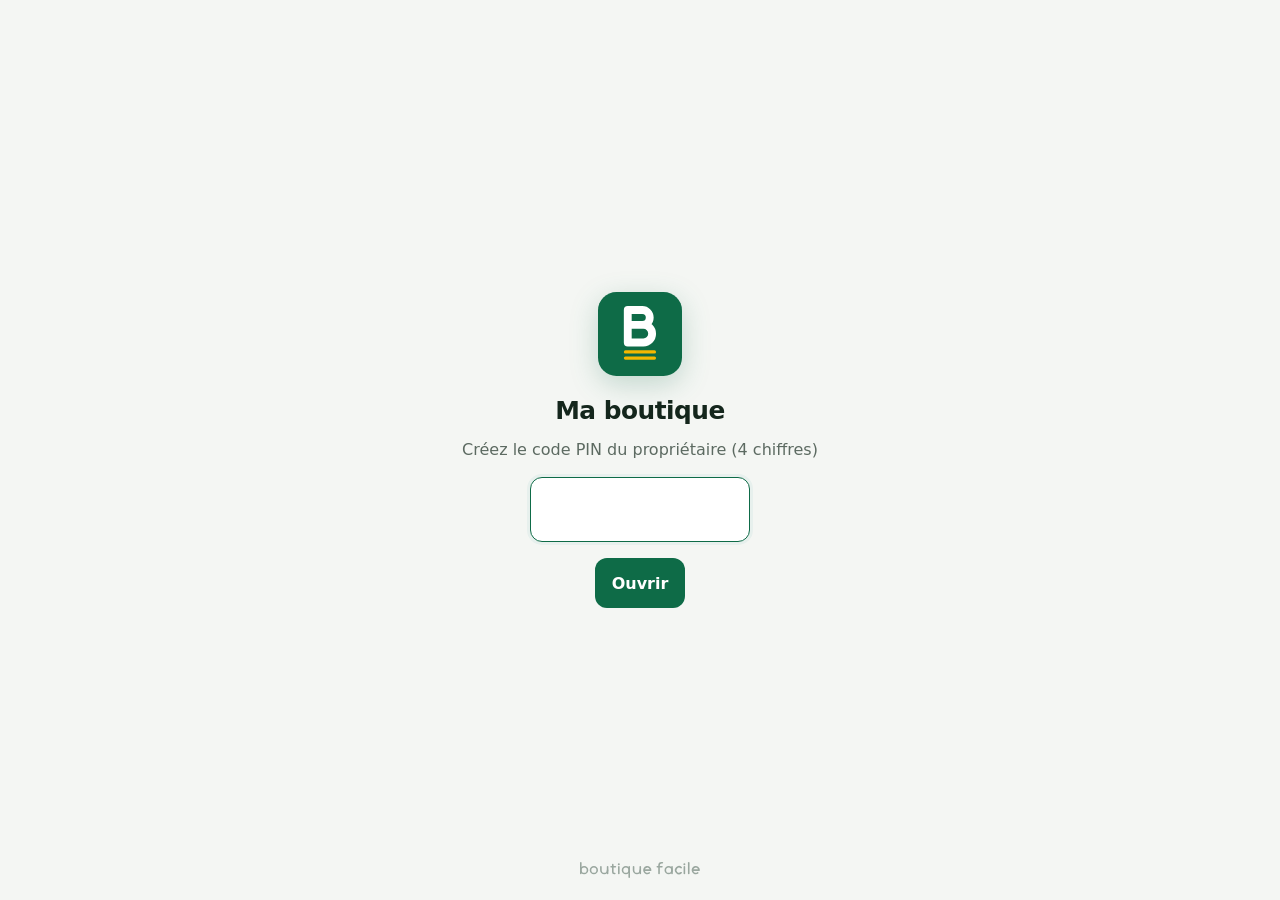
<file: index.html>
<!DOCTYPE html>
<html lang="fr"><head><meta charset="utf-8">
<meta name="viewport" content="width=device-width, initial-scale=1, viewport-fit=cover">
<title>Boutique Facile</title><meta name="theme-color" content="#F4F6F3"><meta name="referrer" content="no-referrer"><meta http-equiv="Content-Security-Policy" content="default-src 'self'; script-src 'self' 'unsafe-inline'; style-src 'self' 'unsafe-inline'; img-src 'self' data: blob:; media-src 'self' blob:; connect-src 'self'; object-src 'none'; base-uri 'none'; form-action 'none'"><link rel="manifest" href="manifest.webmanifest"><link rel="icon" type="image/png" href="icon-192.png"><link rel="apple-touch-icon" href="apple-touch-icon.png"><meta name="mobile-web-app-capable" content="yes"><meta name="apple-mobile-web-app-capable" content="yes"><meta name="apple-mobile-web-app-title" content="Boutique Facile"><meta name="apple-mobile-web-app-status-bar-style" content="default"><style>
:root{--bg:#F4F6F3;--card:#fff;--ink:#14261C;--mut:#5C6A61;--ln:#E0E6E0;--ln2:#C9D2CA;--ac:#0E6B47;--ac2:#0A5236;--acl:#E4F1EA;--aci:#fff;--red:#B3261E;--rl:#FBEBE9;--grn:#1B7A4B;--gl:#E7F3EC;--gi:#fff;--yel:#F2B705;--yi:#4A3800;--yl:#FCF5DD;--bl:#EDF1EE;--blu:#1F5FBF;--blt:#E8EFFA;--r2:12px;--r3:16px;--sh1:0 1px 2px rgba(20,38,28,.07);--sh2:0 -6px 22px rgba(20,38,28,.10);color-scheme:light;box-sizing:border-box;padding-top:env(safe-area-inset-top,0px);padding-bottom:env(safe-area-inset-bottom,0px)}
html{scroll-padding-top:env(safe-area-inset-top,0px);-webkit-text-size-adjust:100%}
html.big{font-size:18px}
*{box-sizing:border-box}
body{margin:0;background:var(--bg);color:var(--ink);font:400 1rem/1.4 system-ui,-apple-system,BlinkMacSystemFont,"Segoe UI",Roboto,"Helvetica Neue",Arial,sans-serif;padding-bottom:96px;-webkit-tap-highlight-color:transparent;-webkit-font-smoothing:antialiased}
body.v{padding-bottom:340px}
body.noscroll{overflow:hidden}
button{font-family:inherit;cursor:pointer;color:inherit}
button:focus-visible,.in:focus-visible,summary:focus-visible{outline:3px solid var(--ac);outline-offset:2px}
.ic{width:1.15em;height:1.15em;vertical-align:-.22em;fill:none;stroke:currentColor;stroke-width:1.8;stroke-linecap:round;stroke-linejoin:round;flex:none}
.ic.f{fill:currentColor;stroke:none}
.ic.is{color:var(--yel)}
.ic.ig{color:var(--grn)}
.ic.ir{color:var(--red)}
header{position:sticky;top:env(safe-area-inset-top,0px);z-index:5;background:var(--bg);padding:12px 16px 10px;display:flex;justify-content:space-between;align-items:center;gap:10px;border-bottom:1px solid transparent;transition:border-color .2s ease,box-shadow .2s ease}
.scd header{border-bottom-color:var(--ln);box-shadow:0 4px 12px -8px rgba(20,38,28,.25)}
.hl{min-width:0;flex:1}
.hl h1,.hl small{white-space:nowrap;overflow:hidden;text-overflow:ellipsis}
h1{margin:0;font-size:1.15rem;font-weight:700;letter-spacing:-.01em;line-height:1.25}
h2{font-size:1.15rem;font-weight:700;margin:0 0 8px;letter-spacing:-.01em}
h3{font-size:1.05rem;font-weight:700;margin:18px 16px 4px;letter-spacing:-.005em}
header small,.row small,.t small,.sum small,.sm2{display:block;color:var(--mut);font-size:.8rem;line-height:1.35}
.pill{font-size:.72rem;font-weight:600;border-radius:999px;padding:5px 11px;background:var(--gl);color:var(--grn);white-space:nowrap}
.pill::before{content:"";display:inline-block;width:7px;height:7px;border-radius:50%;background:var(--grn);margin-right:6px;vertical-align:1px}
.pill.off{background:#ECEFEC;color:var(--mut)}
.pill.off::before{background:var(--mut)}
.ib{border:1px solid var(--ln2);background:var(--card);border-radius:50%;width:44px;height:44px;flex:none;font-size:1rem;display:grid;place-items:center;padding:0;color:var(--ink)}
.ib .ic{width:18px;height:18px;vertical-align:0}
.hint{margin:14px 16px;color:var(--mut)}
.bn{margin:10px 16px 0;padding:11px 13px;border-radius:var(--r2);font-size:.88rem;border:1px solid var(--ln);border-left:4px solid var(--ln2);background:var(--card)}
.bn.r{background:var(--rl);border-color:#EFC7C3;border-left-color:var(--red)}
.bn.y{background:var(--yl);border-color:#EEDDA2;border-left-color:var(--yel)}
.bn.g{background:var(--gl);border-color:#BDDCC9;border-left-color:var(--grn)}
.bn.b{background:var(--blt);border-color:#C5D6EE;border-left-color:var(--blu)}
.bn button{margin-top:6px}
.srch{display:flex;gap:8px;padding:12px 16px 0}
.srch .in{margin:0;flex:1}
.srch .b{min-height:48px;padding:0 14px}
.chips{display:flex;gap:6px;overflow-x:auto;padding:10px 16px 2px;-webkit-overflow-scrolling:touch;scrollbar-width:none}
.chips::-webkit-scrollbar{display:none}
.cart .chips{padding:0 0 8px}
.chip{flex:none;border:1px solid var(--ln2);background:var(--card);border-radius:999px;padding:8px 14px;min-height:38px;font-size:.84rem;font-weight:500;color:var(--ink);position:relative}
.b.xs::after{content:"";position:absolute;inset:-4px 0}
.chip.on{background:var(--ac);color:var(--aci);border-color:var(--ac);font-weight:600}
.chip.r{border-color:var(--red);color:var(--red)}
.seg{display:flex;margin:10px 16px 0;border:1px solid var(--ln2);border-radius:var(--r2);overflow:hidden;background:var(--card);padding:3px;gap:3px}
.seg button{flex:1;border:0;background:none;padding:8px;font-weight:600;font-size:.88rem;border-radius:9px;color:var(--mut)}
.seg button.on{background:var(--ac);color:var(--aci)}
.g{display:grid;grid-template-columns:1fr 1fr;gap:10px;padding:12px 16px}
.t{background:var(--card);border:1px solid var(--ln);border-radius:var(--r2);padding:12px;text-align:left;min-height:100px;position:relative;box-shadow:var(--sh1);display:flex;flex-direction:column;align-items:flex-start}
.t{transition:transform .14s ease-out}
.t:active{background:var(--acl);border-color:var(--ac);transform:scale(.955);transition:transform .5s cubic-bezier(.3,.7,.4,1)}
.t b{display:block;font-size:.98rem;font-weight:600;line-height:1.25}
.t span{display:block;font-weight:700;margin:5px 0 2px;font-size:1.02rem;font-variant-numeric:tabular-nums}
.t.o{opacity:.55;background:#EEF1EE}
.t.inc{border-color:var(--ac);box-shadow:inset 0 0 0 1px var(--ac);background:var(--acl)}
.t .n{color:var(--ac2);font-weight:700}
.t .st{position:absolute;right:9px;top:9px;font-size:.85rem;line-height:1}
.t .bd{display:inline-block;font-size:.72rem;font-weight:700;border-radius:5px;padding:1px 6px;margin:3px 3px 0 0;background:var(--rl);color:var(--red)}
.t .bd.y{background:var(--yl);color:var(--yi)}
.t .bd.b{background:var(--blt);color:var(--blu)}
.card{background:var(--card);border:1px solid var(--ln);border-radius:var(--r3);padding:2px 16px;margin:12px 16px;box-shadow:var(--sh1)}
.card.pl{padding:14px 16px}
.row{display:flex;align-items:center;gap:12px;padding:12px 0;border-bottom:1px solid var(--ln)}
.row:last-child{border-bottom:0}
.row.tap{cursor:pointer}
.gr1{flex:1;min-width:0}
.gr1 b{overflow-wrap:anywhere;font-weight:600}
.qty{font-weight:700;font-size:1.15rem;text-align:right;font-variant-numeric:tabular-nums;flex:none;min-width:2.2em;align-self:center}
.qty.low,.owe,.neg{color:var(--red);font-weight:700}
.pos{color:var(--grn);font-weight:700}
.qty small{font-size:.7rem;font-weight:500}
.b{border:1px solid transparent;border-radius:var(--r2);padding:12px 16px;font-weight:600;min-height:50px;font-size:1rem}
.b,.chip,.ib,.kp button,.seg button,.sw{transition:transform .1s ease-out,background-color .1s ease-out}
.b:active{filter:brightness(.92);transform:scale(.97)}
.chip:active,.ib:active,.sw:active{transform:scale(.95)}
.chip:not(.on):active,.ib:active,.seg button:not(.on):active{background:var(--bl)}
nav button:active i{background:var(--acl)}
.row.tap:active,.crt:active{background:var(--bl)}
.lnk:active,.back button:active{opacity:.55}
.b.sm{min-height:42px;padding:8px 13px;font-size:.9rem}
.b.xs{min-height:40px;padding:8px 12px;font-size:.82rem;border-radius:10px;position:relative}
.b[disabled]{opacity:.45}
.gr{background:var(--ac);color:var(--aci)}
.yl{background:var(--yel);color:var(--yi)}
.rd{background:var(--red);color:#fff}
.ol{background:var(--card);border:1px solid var(--ln2);color:var(--ink)}
.lnk{background:none;border:0;color:var(--ac2);text-decoration:underline;text-underline-offset:3px;font-size:.9rem;font-weight:500;padding:10px 8px;min-height:40px}
.lnk.dg{display:block;color:var(--red);margin:14px 0 0;padding-left:0;text-align:left}
.top{padding:14px 16px 0}
.top .b{width:100%}
.btns{display:flex;gap:8px;padding:10px 16px 0;flex-wrap:wrap}
.btns .b{flex:1;min-width:120px}
.sum{margin:14px 16px 0}
.tot{font-size:1.9rem;font-weight:800;font-variant-numeric:tabular-nums;letter-spacing:-.02em;line-height:1.15}
.tot.s{font-size:1.35rem}
.cart{position:fixed;left:0;right:0;bottom:calc(64px + env(safe-area-inset-bottom,0px));background:var(--card);border-top:1px solid var(--ln);box-shadow:var(--sh2);border-radius:18px 18px 0 0;padding:12px 16px 14px;z-index:4}
.pay{display:grid;grid-template-columns:1fr 1.3fr 1fr;gap:8px;margin-top:8px}
.pay .b{padding:10px 6px;font-size:.92rem;min-height:52px}
nav{position:fixed;left:0;right:0;bottom:0;display:flex;background:var(--card);border-top:1px solid var(--ln);padding-bottom:env(safe-area-inset-bottom,0px);z-index:6}
nav button{flex:1;height:64px;border:0;background:none;color:var(--mut);font-size:.72rem;letter-spacing:.01em;font-weight:600;position:relative;display:flex;flex-direction:column;align-items:center;justify-content:center;gap:3px;padding:0}
nav button i{display:grid;place-items:center;width:54px;height:30px;border-radius:15px;font-style:normal}
nav button .ic{width:23px;height:23px;vertical-align:0}
nav button.on{color:var(--ac2)}
nav button.on i{background:var(--acl);color:var(--ac)}
nav button em{position:absolute;top:5px;right:calc(50% - 27px);background:var(--red);color:#fff;font-style:normal;font-size:.62rem;font-weight:700;border-radius:9px;min-width:17px;padding:0 5px;line-height:17px;border:2px solid var(--card);box-sizing:content-box}
#t{position:fixed;left:50%;transform:translateX(-50%) translateY(-8px) scale(.96);top:calc(env(safe-area-inset-top,0px) + 76px);background:var(--ink);color:#fff;padding:11px 18px;border-radius:14px;font-weight:600;font-size:.92rem;opacity:0;transition:opacity .2s ease,transform .3s cubic-bezier(.22,1,.36,1);pointer-events:none;z-index:90;max-width:92vw;text-align:center;box-shadow:0 8px 24px rgba(0,0,0,.22)}
#t.on{transform:translateX(-50%)}
.rs{margin:20px 16px}
.lk{display:none;position:fixed;inset:0;z-index:80;background:var(--bg);flex-direction:column;align-items:center;justify-content:center;gap:12px;padding:24px;text-align:center}
.lk h1{font-size:1.55rem;font-weight:800;letter-spacing:-.02em}
.lk p{color:var(--mut);margin:0}
.mk{width:84px;height:84px;margin-bottom:8px;filter:drop-shadow(0 8px 14px rgba(14,107,71,.22))}
.mk svg{display:block;width:100%;height:100%}
.lkb{position:absolute;left:0;right:0;bottom:calc(22px + env(safe-area-inset-bottom,0px));display:flex;justify-content:center;color:#9AA79F}
.lkb svg{height:16px;width:auto}
.sws{display:flex;gap:14px;flex-wrap:wrap;padding:8px 2px 4px}
.abl{padding:4px 0 2px}.abl svg{display:block;width:min(250px,72%);height:auto}
.br .b{flex:1}
.ov{position:fixed;inset:0;background:rgba(20,38,28,.48);z-index:40;display:flex;align-items:flex-end}
.sh{background:var(--card);width:100%;max-height:92vh;max-height:92dvh;display:flex;flex-direction:column;overflow:hidden;border-radius:20px 20px 0 0;box-shadow:0 -10px 40px rgba(0,0,0,.18)}
.sh{will-change:transform}
.sg{flex:none;height:24px;display:grid;place-items:center;touch-action:none;cursor:grab;-webkit-user-select:none;user-select:none}
.sg i{display:block;width:38px;height:5px;border-radius:3px;background:var(--ln2)}
.sh.nd .sg{height:14px;cursor:default}.sh.nd .sg i{display:none}
#mx .ov{pointer-events:none;z-index:39}
.sb{overflow:auto;-webkit-overflow-scrolling:touch;overscroll-behavior:contain;padding:2px 18px 16px;flex:1 1 auto;min-height:0}
.sb:last-child{padding-bottom:calc(16px + env(safe-area-inset-bottom,0px))}
.sf{flex:0 0 auto;padding:10px 16px calc(14px + env(safe-area-inset-bottom,0px));border-top:1px solid var(--ln);background:var(--card)}
.sf .pay2{margin:0}
.sh h2{margin:0 0 8px}
label,.lb{display:block;font-size:.8rem;font-weight:500;color:var(--mut);margin-top:10px}
.in{width:100%;padding:12px 14px;border:1px solid var(--ln2);border-radius:var(--r2);font:inherit;background:var(--card);color:var(--ink);margin:4px 0;min-height:48px}
.in:focus{border-color:var(--ac);box-shadow:0 0 0 3px var(--acl);outline:0}
.in.er,.in.er:focus{border-color:var(--red);box-shadow:0 0 0 3px var(--rl)}
@keyframes shk{0%,100%{transform:none}20%{transform:translateX(-9px)}45%{transform:translateX(7px)}70%{transform:translateX(-4px)}}
.shk{animation:shk .32s ease-out}
.in::placeholder{color:#8C978F}
select.in{appearance:auto}
.two{display:grid;grid-template-columns:2fr 1fr;gap:8px}
.tri{display:grid;grid-template-columns:1fr 1fr 1fr;gap:8px}
.eq{display:grid;grid-template-columns:1fr 1fr;gap:8px}
.pay2{display:grid;grid-template-columns:1fr 2fr;gap:8px;margin-top:12px}
.pay2.e{grid-template-columns:1fr 1fr}
.pay2.o{grid-template-columns:1fr}
button,.chip,.in,select,summary,.gv,.tap,[onclick],label{touch-action:manipulation}
.t{-webkit-user-select:none;user-select:none;-webkit-touch-callout:none}
.gv{border:1.5px solid var(--ac);border-radius:var(--r2);padding:8px 14px;font-size:1.9rem;font-weight:700;text-align:right;font-variant-numeric:tabular-nums;letter-spacing:-.01em;background:var(--card);min-height:58px;line-height:1.5;cursor:pointer;-webkit-user-select:none;user-select:none}
.gv .ph{color:#9AA59D;font-weight:600}
.kp{display:grid;grid-template-columns:repeat(4,1fr);gap:6px;margin-top:8px}
.kp button{min-height:50px;border:1px solid var(--ln);background:var(--card);border-radius:var(--r2);font-size:1.3rem;font-weight:600;-webkit-user-select:none;user-select:none}
.kp button:active{background:var(--acl);border-color:var(--ac)}
.sf .kp{margin:0 0 8px}
.sf .kp button{min-height:44px}
.bn.chg{display:flex;justify-content:space-between;align-items:center;gap:8px;margin:8px 0 0}
.bn.chg b{font-size:1.2rem}
.bn.chg>b:last-child{white-space:nowrap;font-size:1.05rem}
.lnk.sm{display:block;padding:8px 12px 8px 0;min-height:36px;font-size:.85rem;text-align:left}
#pdst{flex-wrap:wrap}
#pdst .chip{font-size:.8rem;padding:8px 11px}
.lsm{color:var(--mut);font-size:.85rem}
details.dt{margin:0 0 2px}
details.dt summary,#pcd summary{color:var(--mut);font-size:.88rem;padding:5px 0;cursor:pointer}
.cart.ls{display:flex;align-items:center;gap:8px}
.cart.ls .gr1{font-size:.95rem}
.chg2{color:var(--grn);font-size:1.2rem;font-weight:800;line-height:1.2;font-variant-numeric:tabular-nums}
.chg2 small{display:block;color:var(--grn);font-size:.8rem;font-weight:600}
.nw{white-space:nowrap}
#hold:empty{display:none}
body::before{content:"";position:fixed;inset:0 0 auto;height:env(safe-area-inset-top,0px);z-index:10;pointer-events:none;background:var(--bg)}
.fo{display:none}
.inframe .fo{display:block}
.inframe .nf{display:none!important}
.menu{margin:12px 16px;background:var(--card);border-radius:var(--r3);overflow:hidden;border:1px solid var(--ln);box-shadow:var(--sh1)}
.menu button{display:flex;align-items:center;gap:13px;width:100%;text-align:left;background:none;border:0;border-bottom:1px solid var(--ln);padding:11px 14px;font-size:1rem;font-weight:500}
.menu button:active{background:var(--bl)}
.menu button:last-child{border-bottom:0}
.menu button i{font-style:normal;width:38px;height:38px;border-radius:11px;background:var(--acl);color:var(--ac);display:grid;place-items:center;flex:none}
.menu button i .ic{width:21px;height:21px;vertical-align:0}
.menu button small{display:block;color:var(--mut);font-size:.78rem;font-weight:400}
.menu button span{flex:1}
.menu button::after{content:"›";color:var(--ln2);font-size:1.5rem;line-height:1}
.back{padding:4px 16px 0}
.back button{background:none;border:0;color:var(--ac2);font-size:1rem;font-weight:600;padding:10px 14px 10px 0;min-height:44px}
.kv{display:flex;justify-content:space-between;gap:10px;padding:8px 0;border-bottom:1px solid var(--ln)}
.kv:last-child{border-bottom:0}
.kv b{font-variant-numeric:tabular-nums;text-align:right;font-weight:600}
.bar{height:8px;background:var(--bl);border-radius:4px;overflow:hidden;margin-top:6px}
.bar i{display:block;height:100%;background:var(--ac);border-radius:4px}
.bar.w i{background:var(--yel)}
.bar.d i{background:var(--red)}
.ch{padding:8px 4px}
.ch svg{width:100%;height:auto;display:block}
.tg{display:flex;align-items:center;gap:10px;margin:6px 0 2px;min-height:44px;font-size:.95rem;color:var(--ink)}
.tg input{width:22px;height:22px;flex:none;accent-color:var(--ac)}
.tg span{flex:1}
.sws{display:flex;gap:12px;flex-wrap:wrap;margin:10px 0 2px}
.sw{width:42px;height:42px;border-radius:50%;border:3px solid var(--card);box-shadow:0 0 0 1.5px var(--ln2);padding:0}
.sw.on{box-shadow:0 0 0 2.5px var(--ink)}
.sc{overflow-x:auto}
table.tb{border-collapse:collapse;width:100%;font-size:.82rem;font-variant-numeric:tabular-nums}
table.tb th,table.tb td{padding:7px 5px;border-bottom:1px solid var(--ln);text-align:right;white-space:nowrap}
table.tb th:first-child,table.tb td:first-child{text-align:left;white-space:normal}
table.tb th{color:var(--mut);font-weight:600;font-size:.72rem}
.cam{display:none;position:fixed;inset:0;z-index:70;background:#000;flex-direction:column}
.cam video{flex:1;width:100%;object-fit:cover;min-height:0}
.cam .cb{padding:12px 16px calc(14px + env(safe-area-inset-bottom,0px));background:#111;color:#fff;text-align:center}
.cam .fr{position:absolute;left:12%;right:12%;top:30%;height:26%;border:3px solid var(--yel);border-radius:12px;pointer-events:none}
.simple .adv{display:none!important}
.simple .t{min-height:112px}
.simple .t b{font-size:1.1rem}
.simple .b{min-height:56px}
.simple nav button{height:68px;font-size:.8rem}
.simple nav button .ic{width:26px;height:26px}
.big-ic{font-size:2rem;display:block}
.row.cr{display:block}
.crt{display:flex;align-items:center;gap:12px}
.cra{display:flex;gap:8px;justify-content:flex-end;margin-top:10px}
.cra .b{min-width:116px;min-height:44px}
.rb{display:flex;flex-direction:column;gap:8px}
label,.lb,.sm2,small{letter-spacing:.005em}
@media (prefers-reduced-motion:reduce){
 .b:active,.chip:active,.ib:active,.sw:active,.t:active{transform:none}
 .t,.b,.chip{transition:none}
 #t,#t.on{transform:translateX(-50%);transition:opacity .2s ease}
 .shk{animation:none}
}
@media (prefers-contrast:more){:root{--ln:#8C9A91;--ln2:#5F6E65;--mut:#39443D}.b.ol,.chip,.in{border-width:1.5px}}
#pr{display:none}
@media print{
 body>*:not(#pr){display:none!important}
 body::before{display:none}
 html,body{background:#fff!important;padding:0!important}
 #pr{display:block;color:#000;background:#fff}
 .rc{font:12px/1.35 "Courier New",monospace;width:80mm;max-width:100%}
 .rc.w58{width:58mm}
 .rc hr{border:0;border-top:1px dashed #000;margin:4px 0}
 .rc .rr{display:flex;justify-content:space-between;gap:6px}
 .doc{font:12px/1.4 Arial,sans-serif;color:#000}
 .doc h1{font-size:20px}.doc h2{font-size:15px;margin:14px 0 4px;border-bottom:1px solid #000}
 .doc table{border-collapse:collapse;width:100%}.doc td,.doc th{border:1px solid #999;padding:3px 5px;text-align:right}.doc td:first-child,.doc th:first-child{text-align:left}
 @page{margin:8mm}
}

</style></head>
<body>
<header id="hd"></header>
<main id="app"></main>
<nav id="nv"></nav>
<div id="lk" class="lk"><div class="mk"><svg xmlns="http://www.w3.org/2000/svg" viewBox="0 0 256 256" class="lgi" aria-hidden="true" focusable="false"><rect width="256" height="256" rx="56.01" fill="#0E6B47"/><g transform="translate(78.74 43.01) scale(0.52)" fill="none" stroke-linecap="round" stroke-linejoin="round"><path d="M23,213V23H108.1A43.7,43.7 0 0 1 108.1,110.4H23M23,110.4H114.5A51.3,51.3 0 0 1 114.5,213H23" stroke="#FFFFFF" stroke-width="46"/><path d="M9.5,268.5H179.3M9.5,304.5H179.3" stroke="#F5B800" stroke-width="19"/></g></svg></div><h1 id="lh">Boutique Facile</h1><p id="lm"></p><input class="in" id="pn" type="password" inputmode="numeric" maxlength="4" autocomplete="off" onkeydown="if(event.key=='Enter')unlock()" style="max-width:220px;text-align:center;font-size:1.75rem;letter-spacing:.3em"><button class="b gr" id="lo" onclick="unlock()">Ouvrir</button><button class="lnk" id="lf" onclick="forgot()">Code oublié ?</button><div class="lkb"><svg xmlns="http://www.w3.org/2000/svg" viewBox="0 0 1431.71 191" class="lgw" aria-hidden="true" focusable="false"><g transform="translate(0 0) scale(1) translate(9.5 137.5)" fill="none" stroke="currentColor" stroke-width="19" stroke-linecap="round" stroke-linejoin="round"><path transform="translate(0 0)" d="M0,-128V0"/><path transform="translate(0 0)" d="M0,-40A40,40 0 1 1 80,-40A40,40 0 1 1 0,-40"/><path transform="translate(116 0)" d="M0,-40A40,40 0 1 1 80,-40A40,40 0 1 1 0,-40"/><path transform="translate(240 0)" d="M0,-80V-40A40,40 0 0 0 80,-40"/><path transform="translate(240 0)" d="M80,-80V0"/><path transform="translate(382 0)" d="M0,-106V-17A17,17 0 0 0 17,0H24"/><path transform="translate(382 0)" d="M-21,-80H31"/><path transform="translate(454 0)" d="M0,-80V0"/><circle cx="454" cy="-110.28" r="11.78" fill="currentColor" stroke="none"/><path transform="translate(498 0)" d="M0,-40A40,40 0 1 1 80,-40A40,40 0 1 1 0,-40"/><path transform="translate(498 0)" d="M80,-80V44"/><path transform="translate(630 0)" d="M0,-80V-40A40,40 0 0 0 80,-40"/><path transform="translate(630 0)" d="M80,-80V0"/><path transform="translate(754 0)" d="M0,-40H80A40,40 0 1 0 63.51,-7.64"/><path transform="translate(934 0)" d="M0,0V-97A31,31 0 0 1 31,-128H40"/><path transform="translate(934 0)" d="M-21,-80H35"/><path transform="translate(1009 0)" d="M0,-40A40,40 0 1 1 80,-40A40,40 0 1 1 0,-40"/><path transform="translate(1009 0)" d="M80,-80V0"/><path transform="translate(1133 0)" d="M65.71,-70.64A40,40 0 1 0 65.71,-9.36"/><path transform="translate(1236.71 0)" d="M0,-80V0"/><circle cx="1236.71" cy="-110.28" r="11.78" fill="currentColor" stroke="none"/><path transform="translate(1288.71 0)" d="M0,-128V0"/><path transform="translate(1332.71 0)" d="M0,-40H80A40,40 0 1 0 63.51,-7.64"/></g></svg></div></div>
<div id="t" role="status" aria-live="polite"></div><div id="m"></div><div id="mx" aria-hidden="true"></div><div class="cam" id="cam"></div><div id="pr"></div>
<script>
'use strict';
const CAT=["Pas possible dans la version d'essai", "Cette action est bloquée dans la version d'essai en ligne. Elle fonctionne dans la version installée sur le téléphone.", "Copiez ce texte", "Touchez le texte pour le sélectionner, copiez-le, puis collez-le dans WhatsApp ou un message.", "Fermer", "Texte copié : collez-le dans WhatsApp ou un message", "Retour", "Appuyez encore sur Retour pour quitter", "Annuler", "Valider", "Oui", "Non", "Version d'essai en ligne", "Enregistré sur ce téléphone", "En ligne", "Hors ligne", "Verrouiller", "Vendre", "Stock", "Clients", "Caisse", "Plus", "Vos données n'ont pas pu être lues.", "Rien n'est enregistré. Fermez puis rouvrez l'application.", "Les données ne sont pas enregistrées.", "La mémoire est pleine ou bloquée. Faites une sauvegarde tout de suite.", "Sauvegarder", "La mémoire est pleine ou bloquée. Prévenez le patron tout de suite.", "Une nouvelle version est prête. Fermez puis rouvrez l'application pour l'utiliser.", "Voir", "Version d'essai en ligne : vos données ne sont pas garanties ici, et la caméra, l'impression et l'enregistrement de fichiers sont bloqués. Pour garder vos données et travailler sans internet, utilisez la version installée sur le téléphone.", "Aucune sauvegarde pour le moment.", "Dernière sauvegarde il y a 1 jour.", "Dernière sauvegarde il y a {n} jours.", "Sauvegardez chaque soir, à la clôture de la caisse.", "Sauvegarder maintenant", "Réservé au patron", "La mémoire du téléphone est presque pleine. Faites une sauvegarde et libérez de la place.", "La mémoire de l'application est presque pleine. Faites une sauvegarde.", "{n} codes faux", "1 code faux", "{n} codes de secours faux", "1 code de secours faux", "Codes faux tapés", "Depuis votre dernière ouverture : {x}. Le dernier le {d}.", "Si ce n'est pas une simple erreur de frappe, quelqu'un a peut-être essayé de deviner un code. Vous pouvez changer les codes dans Plus › Vendeurs et codes.", "J'ai compris", "Trop d'essais. Réessayez dans {t}.", "Code incorrect. Encore {n} essais avant une attente.", "Code incorrect. Encore 1 essai avant une attente.", "Code incorrect", "Trop d'essais", "Code du patron", "Le patron doit saisir son code pour autoriser cette action.", "Votre code PIN", "Retapez votre code pour confirmer que c'est bien vous.", "Vos données n'ont pas pu être lues", "Le téléphone n'a pas réussi à lire la mémoire de l'application. Rien n'a été effacé et rien ne sera enregistré tant que la lecture échoue.", "Fermez complètement l'application puis rouvrez-la. Si le problème continue, redémarrez le téléphone, ou restaurez votre dernière sauvegarde ci-dessous.", "Restaurer une sauvegarde", "Réessayer", "Ouvrir", "Code oublié ?", "Créez le code PIN du propriétaire (4 chiffres)", "Entrez votre code PIN", "Le code a 4 chiffres", "Code trop facile à deviner. Choisissez-en un autre.", "Votre code de secours", "Si vous oubliez votre code PIN, ce code de secours permet d'en créer un nouveau sans perdre vos données.", "Notez-le sur papier et gardez-le en lieu sûr. Il ne sera plus affiché.", "J'ai noté le code", "Code de secours absent", "Aucun code de secours n'a été créé sur ce téléphone. Réinstallez l'application puis restaurez une sauvegarde.", "Code de secours", "Entrez le code de secours à 8 chiffres", "Code de secours incorrect", "Bienvenue", "Nom de votre commerce", "Ma boutique", "Votre activité", "Boutique, alimentation", "Pharmacie", "Quincaillerie, matériaux", "Salon de coiffure, de beauté, maquillage", "Spa, institut, massage", "Autre activité", "Votre téléphone (facultatif)", "Pour commencer", "Commencer à vide", "Essayer avec des exemples", "Conseil : mettez aussi un code de verrouillage sur ce téléphone. C'est lui qui protège vraiment vos données si le téléphone est volé.", "Commencer", "Caisse, stock, dettes des clients.", "En plus : dates de péremption, ordonnances, médicaments équivalents.", "Caisse, stock, dettes des clients, prix de gros.", "En plus : prestations sans stock et réservations des clients.", "Caisse, stock, dettes des clients. Les autres options se choisissent dans les Réglages.", "Vert", "Bleu", "Violet", "Orange", "Rouge", "Ardoise", "Rechercher ou scanner un code…", "Tout", "Favoris", "Détail", "Gros", "Périmé", "Bientôt périmé", "Prestation", "en stock", "au panier", "Même substance :", "Aucun produit trouvé.", "Aucun produit. Ajoutez-en dans l'onglet Stock.", "Modifier", "Mettre en attente", "Vider", "Espèces", "À crédit", "Aucun produit pour « {q} »", "Stock insuffisant pour {n} : il reste {q}. Ajouter quand même ?", "Ajouter", "Effacer", "Quantité", "unité", "Ajouter au panier", "Quantité invalide", "{n} réservations aujourd'hui", "1 réservation aujourd'hui", "Reprendre le panier vidé", "En attente", "art.", "Vente mise en attente. Touchez-la en haut pour la reprendre.", "Panier vidé", "Prix du tarif", "prix négocié", "Sous le prix d'achat", "Format", "Prix unitaire", "Total", "Modifier le panier", "Total du panier", "OK", "Changer le prix de {p} ({a} → {b}) : le patron doit autoriser.", "Autre", "La caisse est fermée. L'ouvrir maintenant ?", "Ouvrir la caisse", "Prix négocié", "Encaisser", "{n} article(s)", "Total à payer", "Remise", "Le client donne aussi des espèces", "À crédit (dette du client)", "Montant donné par le client", "Monnaie à rendre", "Revenir au calcul automatique", "Numéro de transaction du SMS (facultatif)", "Coller le SMS reçu pour le contrôler (facultatif)", "Nom du client", "Détails du crédit (téléphone, échéance, pièce d'identité)", "Téléphone", "Échéance", "Dans {n} jours", "Dans 7 jours", "Dans 30 jours", "Pas de date", "Autre date…", "N° de carte d'identité ou de passeport", "Photo de la pièce (facultatif)", "Le client accepte l'enregistrement de sa pièce d'identité.", "Ordonnance (n° ou nom du médecin, facultatif)", "Répartir autrement", "Valider la vente", "Acompte déjà versé", "Le client donne (espèces)", "Exact", "Reste à payer", "Si le client donne moins, le reste va sur :", "À payer avec :", "Acompte reçu : {a}. Reste dû par le client : {b}.", "Reste à répartir : {n}", "Trop payé de {n}", "Crédit", "Dette actuelle : {n}", "Client connu, aucune dette", "Plafond : {n}", "pièce déjà enregistrée", "Photo prête ✓", "C'est un SMS d'envoi : l'argent est parti de ce compte. Pour un paiement reçu, collez le SMS « reception de » arrivé sur le téléphone de la boutique.", "Aucun montant trouvé dans ce SMS. Vérifiez le texte collé.", "Le SMS indique {n}, comme le montant à payer.", "Le SMS indique {a} mais cette vente demande {b} en Mobile Money.", "Paiement reçu aujourd'hui à {h}.", "Ce paiement date du {d} à {h}, pas d'aujourd'hui : vérifiez qu'il n'a pas déjà servi.", "Ce numéro de transaction a déjà servi pour la vente n° {n}.", "Ce contrôle lit seulement le texte collé. Vérifiez aussi votre solde Orange Money / MTN.", "Le total payé doit être égal à {n}", "Le nom du client est nécessaire", "Le client doit accepter l'enregistrement de sa pièce", "Choisissez la date d'échéance", "Un prix a été changé : le patron doit autoriser.", "Remise de {n} % : le patron doit autoriser.", "Plafond de crédit dépassé : {a} + {b} dépasse {l}. Autoriser quand même ?", "Le patron doit autoriser un dépassement du plafond.", "Autoriser", "Ce numéro de transaction a déjà servi pour la vente n° {n}. Continuer quand même ?", "Continuer", "Vente enregistrée", "Reçu", "Trop tard pour annuler ici", "Pour annuler une ancienne vente, allez dans Plus > Ventes.", "Annuler cette vente ? Le stock sera remis.", "Vente annulée", "Annuler la vente", "Tél.", "Reçu n° {n}", "Vendeur : {n}", "TOTAL", "Donné", "Rendu", "Reste dû par {n} : {a}", "Envoyer le reçu", "Imprimer", "Nouvelle vente", "Autre application", "Numéro du client (facultatif)", "Impression impossible ici", "Rechercher un produit…", "Tous", "À recommander", "Péremption", "Archivés", "Ajouter un produit", "Inventaire", "Prix en bloc", "Achats", "Valeur du stock (prix d'achat)", "Aucun produit dans cette liste.", "Aucun produit. Touchez « Ajouter un produit ».", "Expire dans {n} j", "lot(s)", "Vente", "achat", "Code", "Réactiver", "Couleur (facultatif)", "Unité de base", "pièce, kg, boîte…", "Code-barres (à taper, avec une douchette ou la caméra)", "Prix de gros (facultatif)", "Alerte quand il reste moins de", "Autres formats de vente (carton, boîte, plaquette…)", "Nom du format", "Contient (en unités de base)", "Prix de vente", "Prix de gros", "Retirer ce format", "Ajouter un format", "Format vendu par défaut", "Vendu au poids ou à la mesure (quantités avec virgule)", "Favori (affiché en premier à la caisse)", "TVA applicable à ce produit", "Fournisseur habituel", "Vendu sur ordonnance", "Substance active (DCI) — pour trouver les équivalents", "Date de péremption", "Suivre les lots et les dates de péremption", "N° de lot", "Plus d'options", "Nouvelle prestation", "Modifier la prestation", "Nouveau produit", "Modifier le produit", "Nom de la prestation", "Nom du produit", "C'est une prestation (un service) : pas de stock à suivre", "Format (ex. 500 g, 1 L)", "Catégorie (ex. boissons, médicaments)", "Coût pour vous (facultatif)", "Prix d'achat (GNF)", "Prix de vente (GNF)", "Durée en minutes (facultatif)", "Quantité en stock au départ", "Stock actuel", "Ajouter du stock", "Corriger le stock", "Archiver ce produit (il ne sera plus proposé à la vente)", "Enregistrer", "« {n} » archivé. Il reste dans Stock › Archivés.", "Le nom et les prix sont nécessaires", "Chaque format a un nom, un contenu et un prix", "Ce code-barres est déjà utilisé par « {n} ». Touchez Enregistrer pour confirmer.", "Prestation enregistrée ✓", "Produit enregistré ✓", "Écart de comptage", "Casse", "Vol ou perte", "Don ou échantillon", "Stock de départ", "Retour abîmé", "stock actuel", "Lot", "Quantité réellement comptée", "Motif", "Note (facultatif)", "Stock corrigé ✓", "Comptez ce qu'il y a sur les étagères et notez la quantité. Laissez vide les produits que vous ne comptez pas.", "Rechercher…", "Voir les écarts", "Dans l'appli", "Compté", "Aucun produit.", "Aucune quantité comptée", "Écarts trouvés", "compté", "Valeur des écarts", "Aucun écart : le stock est exact. Bravo !", "Motif des écarts", "Appliquer", "Inventaire enregistré ✓", "Changer les prix en bloc", "Quels produits ?", "Tous les produits", "Une catégorie", "Je choisis les produits", "Changement", "Arrondir à", "Pas d'arrondi", "Prix de vente (détail)", "prix vont changer", "gros", "sous le prix d'achat", "Appliquer ces prix", "Aucun prix ne change avec ces réglages.", "Annuler le dernier changement de prix", "Changer {n} prix ?", "Prix modifiés ✓", "Remettre les anciens prix ?", "Anciens prix remis ✓", "Remettre", "En retard de {n} j", "À payer aujourd'hui", "Échéance dans {n} j", "Personne dans cette liste.", "Aucun client. Une vente « À crédit » ou le bouton « Ajouter un client » en crée un.", "pièce n° {n}", "photo de la pièce", "aucune pièce enregistrée", "Aucune dette", "Relancer", "Total que les clients vous doivent", "{n} client(s) en retard : {a}", "Rechercher un client…", "Dettes", "En retard", "Ajouter un client", "Fiche client", "Nouveau client", "Nom", "Plafond de crédit (GNF)", "sans limite", "Photo de la pièce", "déjà enregistrée", "Date promise de paiement", "Le nom est nécessaire", "Ce nom existe déjà", "Changer le plafond de crédit de {n} : le patron doit autoriser.", "Client enregistré ✓", "Vente n° {n}", "Annulation / retour", "Paiement", "Dette actuelle", "Plafond de crédit", "Date promise", "Achats enregistrés", "Voir la pièce", "Historique", "Rien pour le moment.", "Pièce d'identité", "Photo introuvable.", "Montant reçu", "Montant invalide", "Montant trop élevé", "Paiement enregistré ✓", "Envoyer un reçu de paiement à {n} ?", "Paiement reçu de", "Reste dû", "Dette soldée. Merci !", "Envoyer", "Bonjour {n}, c'est {s}. Vous nous devez {a}", "(échéance dépassée depuis le {d})", "(à régler avant le {d})", "Merci de passer régler.", "Merci !", "Message", "Pas de numéro enregistré : choisissez le contact dans l'application.", "Ventes", "N° de reçu, client, produit…", "Aucune vente.", "remise", "retour", "annulée", "tarif", "Client", "Ordonnance", "Retour du {d}", "Retour / échange", "Cette vente a déjà un retour : annulation impossible.", "Annulation impossible", "Le client a déjà payé une partie de cette dette. Utilisez « Retour / échange » pour rembourser le client.", "Annuler une vente demande le code du patron.", "Tout a déjà été retourné.", "Indiquez ce que le client rapporte. Pour un échange, faites le retour puis une nouvelle vente.", "vendu", "Montant à rembourser", "Rembourser en", "Déduire de la dette", "Remettre les articles en stock", "Motif (facultatif)", "Valider le retour", "Indiquez au moins un article", "Le remboursement dépasse le montant de la vente (reste {n})", "Retour enregistré ✓", "Un retour demande le code du patron.", "Venu", "Absent", "Annulée", "Acompte reçu : {a}", "Acompte gardé : {a}", "Acompte déduit de la vente : {a}", "Acompte rendu : {a}", "Prestation à préciser", "Client arrivé", "Réservations", "Nouvelle réservation", "Aucune réservation à venir. Touchez « Nouvelle réservation » quand un client prend rendez-vous.", "Dates passées, à traiter", "Aujourd'hui", "Demain", "À venir", "Terminées (7 derniers jours)", "Modifier la réservation", "Téléphone (pour le rappel)", "Jour", "Heure", "Prestations demandées", "Aucune prestation enregistrée. Ajoutez-les dans Stock › Ajouter un produit, en cochant « C'est une prestation ».", "Autre demande (facultatif)", "Acompte", "Acompte reçu (facultatif)", "Reçu en", "L'acompte entre dans la caisse aujourd'hui. Il sera déduit quand le client paiera.", "Écrivez le nom du client", "Choisissez le jour", "Choisissez l'heure", "Écrivez le montant de l'acompte, ou laissez vide", "Réservation notée. Attention : une autre réservation est prévue à la même heure.", "Réservation notée ✓", "Bonjour {n}, votre rendez-vous chez {s} est noté pour le {d} à {h}.", "Pour changer l'heure, appelez le {t}.", "À bientôt !", "Prestations", "Durée prévue", "Prix prévu", "Note", "État", "Message de rappel", "Le client n'est pas venu", "Annuler la réservation", "Acompte saisi par erreur : le corriger", "Remettre « à venir »", "Supprimer la fiche", "Rendre ou garder l'acompte", "Acompte de {a}", "{n} a versé un acompte. Que devient cet argent ?", "Je le rends", "En espèces", "Ou bien", "Je garde l'acompte", "Acompte gardé : {a}.", "Acompte rendu : {a} sortent de {w}.", "la caisse", "Réservation annulée", "Noté : le client n'est pas venu", "Réservation remise « à venir »", "Acompte annulé : {a} retirés des comptes. Pour noter le bon montant, ouvrez la réservation puis « Modifier ».", "Annuler l'acompte de {a} noté pour {n} ? À faire seulement si le montant est faux ou si l'argent n'a pas été reçu. La caisse attendue baisse de {a}.", "Le patron doit autoriser l'annulation d'un acompte.", "Annuler l'acompte", "{n} : acompte de {a} à déduire. Touchez le mode de paiement pour encaisser le reste.", "{n} : prestations mises au panier. Il reste à encaisser.", "{n} est noté « venu ». Choisissez ce qu'il prend, puis encaissez.", "Autre mobile", "Annulation de la vente n° {n}", "Retour sur la vente n° {n}", "Paiement de {n}", "Retrait du patron", "Apport d'argent", "Annulation", "Achat", "Annulation d'un achat", "Paiement à {n}", "Commission", "Acompte de {n}", "Acompte rendu à {n}", "Loyer", "Transport", "Carburant, électricité", "Salaires", "Fournitures", "Impôts et taxes", "Frais Mobile Money", "Réparations", "Nouvelle dépense", "Retrait personnel du patron", "Montant (GNF)", "Catégorie", "Payé avec", "Date", "Enregistré ✓", "Dépenses", "Dépenses du mois", "Dépense", "Apport", "Aucune dépense ce mois-ci.", "Supprimer cette ligne ?", "Supprimer", "Notez l'argent qui est déjà dans le tiroir et sur vos comptes Mobile Money.", "Caisse ouverte ✓", "Clôturer la caisse", "Comptez l'argent et notez le solde réel de chaque compte. L'appli calcule l'écart.", "Attendu", "Compté / solde réel", "Écart", "Clôturer", "Entrez le montant compté pour chaque ligne", "Caisse clôturée", "Les espèces sont justes. Bravo !", "Il manque {n} en espèces.", "Il y a {n} en trop en espèces.", "Envoyer le résumé", "Sauvegarde du jour", "Envoyez une copie protégée dans Google Drive ou WhatsApp : si le téléphone est perdu, vous retrouvez tout.", "La sauvegarde est faite par le patron : envoyez-lui le résumé pour qu'il sache que la caisse est clôturée.", "Clôture de caisse", "attendu", "écart", "Résumé du {d}", "ventes", "vente", "Dettes remboursées", "Retours remboursés", "Bénéfice estimé", "Les plus vendus", "Les clients vous doivent", "{n} en retard", "Produits à recommander", "Ventes du jour", "vente(s)", "retours", "Envoyer le résumé du jour", "Caisse ouverte à {h}", "Espèces attendues", "Caisse fermée", "Ouvrez la caisse pour que l'appli vérifie l'argent en fin de journée.", "Voir les dépenses", "Agent Mobile Money", "{n} paiement(s) à vérifier avec l'opérateur", "Remises accordées", "Commissions Mobile Money", "après dépenses et pertes", "Dernières ventes", "Aucune vente aujourd'hui.", "Toutes les ventes", "Dernières clôtures", "Dépôt client", "Retrait client", "Achat de float", "Retour de float en espèces", "Votre commission (GNF)", "Reçue en espèces", "Créditée sur le compte", "Téléphone du client (facultatif)", "Référence (facultatif)", "Opération enregistrée ✓", "Acheter du float", "Rendre du float", "Dépôts du jour", "Retraits du jour", "Commissions du jour", "Solde {w} attendu", "Ouvrez la caisse pour suivre le solde attendu de vos comptes.", "commission", "Aucune opération aujourd'hui.", "Achats et fournisseurs", "Nouvel achat", "Fournisseurs", "Achat comptant", "produit(s)", "annulé", "dû", "Aucun achat enregistré. Touchez « Nouvel achat » quand vous recevez de la marchandise.", "Payé", "Annuler cet achat", "Annuler cet achat ? Le stock ajouté sera retiré et la dette au fournisseur corrigée.", "Achat annulé", "Annuler l'achat", "Le montant payé dépasse le total", "Reste à payer au fournisseur : {n}", "En stock", "Aucun produit. Ajoutez-le d'abord dans le Stock.", "Aucun achat en cours.", "Fournisseur", "Achat comptant (sans fournisseur)", "Nouveau fournisseur", "N° de facture ou bon de livraison (facultatif)", "Ajouter un produit reçu…", "Total de l'achat", "Payé maintenant (GNF)", "Enregistrer l'achat", "prix d'achat actuel", "Prix d'achat unitaire", "Abandonner cet achat ?", "Abandonner", "Ajoutez au moins un produit", "Indiquez la quantité de chaque produit", "« {n} » se compte en entier", "Choisissez le fournisseur pour acheter à crédit", "Achat enregistré ✓", "Attention : le prix d'achat a augmenté", "vendu {p}, moins cher que l'achat", "vendu {p}", "Pensez à ajuster vos prix de vente (Stock → Prix en bloc).", "Compris", "Ce que vous devez aux fournisseurs", "Ajouter un fournisseur", "Rien à payer", "Aucun fournisseur. Ajoutez celui qui vous livre.", "Modifier le fournisseur", "Téléphone (WhatsApp)", "Fournisseur enregistré ✓", "Achat à crédit", "Produits liés", "Payer", "Historique de la dette", "Montant payé", "Les quantités proposées couvrent environ 2 semaines de ventes. Vous pouvez les changer.", "Sans fournisseur", "Reste", "alerte à", "Acheter", "Rien à recommander pour le moment. Tout est en stock.", "Bonjour{n}, c'est {s}. Je voudrais commander :", "Aucun produit choisi", "7 derniers jours", "7 jours", "Ce mois", "Mois dernier", "Cette année", "Autre…", "établi le {d}", "Document établi à partir des données saisies dans Boutique Facile. Il n'est pas certifié par un tiers.", "Rapports", "panier moyen", "Coût d'achat des produits vendus", "Marge brute", "Pertes de stock", "casse, vol, périmés, écarts", "Dettes remboursées par les clients", "Ventes par jour", "Moyens de paiement", "Produits les plus vendus", "Produit", "Qté", "Marge", "Par catégorie", "Sans catégorie", "Heures de vente", "Par vendeur", "Imprimer / PDF", "Fichier Excel (CSV)", "Rapport des ventes", "Résumé", "Ligne", "Retours", "Ventes nettes", "Moyen", "N° reçu", "Vendeur", "Total ligne", "Remise de la vente", "oui", "{n} produit(s) vont bientôt manquer", "{n} client(s) en retard de paiement", "Vendu moins cher que l'achat", "perte", "Manque en caisse à la dernière clôture", "Manque en caisse à {n} clôtures récentes", "À surveiller", "Tous les conseils", "Ventes de la semaine", "Vous avez vendu {p} % de plus que la semaine d'avant ({a} contre {b}).", "Vous avez vendu {p} % de moins que la semaine d'avant ({a} contre {b}).", "En hausse", "En baisse", "Produits qui vont manquer", "Calculé avec vos ventes des 30 derniers jours.", "Rupture", "{n} jour(s)", "vendu environ {q} par jour", "Préparer la commande", "Aucun produit ne risque de manquer dans les 10 prochains jours.", "Les prévisions apparaissent après quelques jours de ventes.", "Vendu moins cher que l'achat (30 jours)", "vendu(s)", "Vérifiez le prix de vente ou la remise accordée.", "Prix de vente plus bas que le prix d'achat", "Changer les prix", "Produits qui rapportent le plus (30 jours)", "Stock qui ne bouge pas", "Aucune vente depuis 60 jours. Argent immobilisé : {n}", "Idée : une petite promotion, ou ne plus le racheter.", "Ce conseil apparaît après 45 jours d'utilisation.", "Clients en retard", "Voir et relancer", "Écarts de caisse", "Il manquait de l'argent à la dernière clôture : {a}.", "Il manquait de l'argent à {n} des {m} dernières clôtures, pour {a} en tout.", "{n} produit(s) périmés ou bientôt périmés.", "Conseiller", "Ces conseils sont de simples calculs faits sur votre téléphone avec vos ventes. Aucune donnée ne quitte l'appareil.", "Pas encore assez de ventes pour donner des conseils.", "Ventes (toutes taxes comprises)", "Coût d'achat des marchandises vendues", "Pertes de stock (casse, vol, périmés, écarts)", "Commissions Mobile Money gagnées", "Résultat de la période", "À côté du résultat", "Marchandises achetées", "Dettes clients encaissées", "Retraits du patron", "Apports d'argent", "Acomptes gardés (clients absents)", "TVA (estimation)", "TVA sur les ventes", "TVA sur les achats", "TVA à reverser", "Calculée avec un taux de {t} % compris dans les prix. À vérifier avec votre comptable.", "Entrées", "Sorties", "Solde de la période", "Entrée", "Sortie", "Cumul", "Seuls les {n} derniers mouvements sont affichés ici. Le fichier CSV contient tout.", "Aucun mouvement sur cette période.", "Les ventes à crédit n'apparaissent pas ici : l'argent n'est pas encore rentré.", "Situation à aujourd'hui. La trésorerie est une estimation basée sur vos dernières clôtures de caisse.", "Ce que vous avez", "Valeur du stock (prix d'achat moyen)", "Clients qui vous doivent", "Faites une clôture de caisse pour connaître votre argent disponible.", "Ce que vous devez", "Dettes envers les fournisseurs", "Acomptes reçus (prestations à faire)", "Valeur nette estimée", "Comptabilité", "Documents indicatifs, faits avec vos saisies. À faire valider par un comptable avant toute déclaration.", "Résultat", "Livre de caisse", "Situation", "Pour le comptable", "Livre de caisse (CSV)", "Ventes (CSV)", "Dépenses et achats (CSV)", "Stock valorisé (CSV)", "Créances et dettes (CSV)", "Compte", "Type", "Libellé", "Saisi par", "Catégorie ou fournisseur", "Montant", "Achat de marchandises", "Payé {a}, reste {b}", "Unité", "Prix d'achat moyen", "Valeur", "Dossier comptable", "Résultat simplifié", "Situation à aujourd'hui", "Clients qui doivent", "estimation", "Seuls les {n} derniers mouvements sont imprimés. Le fichier CSV contient tout.", "Les ventes à crédit ne figurent pas dans le livre de caisse. À valider par un comptable.", "Dossier pour une banque", "Un document d'une page avec vos chiffres réels des derniers mois, à imprimer ou envoyer en PDF. Il est établi par vous, à partir de vos ventes enregistrées : il n'est pas certifié.", "Période", "mois", "Montant demandé (GNF, facultatif)", "Objet du financement (facultatif)", "Nom du gérant", "Données disponibles", "jours", "Ventes sur la période", "Ventes moyennes par mois", "Nombre de ventes", "Résultat estimé sur la période", "Valeur du stock", "Vous n'utilisez l'application que depuis {n} jours : le dossier sera plus convaincant avec plus de mois de ventes.", "Résumé d'activité", "Période : {n} derniers mois", "Résultat estimé", "Montant demandé", "Données issues de l'application Boutique Facile, non certifiées.", "Dossier d'activité commerciale", "{n} derniers mois", "Le commerce", "Information", "Gérant", "Adresse", "NIF", "Début des enregistrements", "Demande", "Objet", "Activité mois par mois", "Mois", "Nb ventes", "Indicateurs", "Indicateur", "Panier moyen", "Je certifie que ces chiffres sont tirés de mes enregistrements.", "Fait le {d}", "Signature", "Patron", "Historique, reçus, retours, annulations", "Rendez-vous des clients", "Loyer, transport, retraits du patron…", "Marchandise reçue, dettes, commandes", "Dépôts, retraits, commissions", "Ventes, bénéfice, produits, graphiques", "Ruptures à venir, pertes, stock qui dort", "Livre de caisse, résultat, pour le comptable", "Document d'activité à imprimer", "Vendeurs et codes", "Un code par personne", "Plusieurs boutiques", "Voir toutes vos boutiques ensemble", "Sauvegarde et mémoire", "Dernière : {d}", "Pas encore de sauvegarde", "Langue", "Réglages", "Commerce, reçus, modules, remises", "Aide et à propos", "Version {v}", "Votre commerce", "Reçus", "Largeur du papier", "Message en bas du reçu", "Arrondir les totaux vers le bas à", "Remise qu'un vendeur peut accorder sans votre code (%)", "0 = toute remise demande le code du patron (conseillé). Mettez par exemple 10 pour laisser vos vendeurs accorder jusqu'à 10 %.", "Délai de paiement par défaut des clients (jours)", "Après une vente", "Barre rapide (le plus rapide)", "Reçu complet à chaque vente", "Les vendeurs voient les prix d'achat et les bénéfices", "Obliger à ouvrir la caisse avant de vendre", "Sécurité", "Verrouiller l'application quand personne ne touche l'écran", "Après 2 minutes", "Après 5 minutes", "Après 15 minutes", "Jamais (déconseillé)", "Il faut alors retaper son code. Le panier en cours est gardé.", "Modules", "Dates de péremption : suivre les lots et être prévenu avant la date", "Pour l'alimentation, les boissons, les cosmétiques, les médicaments. À cocher ensuite sur la fiche de chaque produit concerné.", "Alerte de péremption (jours avant)", "Prestations et réservations : services sans stock et rendez-vous des clients (salon, spa, atelier)", "Pharmacie : ordonnances et équivalents (active aussi les dates de péremption)", "Agent Mobile Money : dépôts, retraits, commissions", "Commission habituelle (% du montant)", "TVA : calculer une estimation (désactivée par défaut)", "Taux de TVA (%)", "Affichage", "Couleur principale", "Mode simple : gros boutons, moins de choses à l'écran", "Écriture plus grande", "Le nom du commerce est nécessaire", "Réglages enregistrés ✓", "Module pharmacie", "L'application aide à suivre les lots, les dates de péremption et les ordonnances. Elle ne remplace ni la réglementation pharmaceutique, ni le pharmacien responsable, ni les contrôles de l'autorité sanitaire.", "Vérifiez toujours les dates et les ordonnances avant de délivrer un médicament.", "Version d'essai en ligne : l'enregistrement de fichiers est bloqué ici. La sauvegarde fonctionne dans la version installée sur le téléphone.", "Calcul de la mémoire…", "Mot de passe des sauvegardes", "Choisi le {d}. Il faudra le taper pour ouvrir vos sauvegardes : gardez-le noté sur papier.", "Vérifier", "Changer", "Obligatoire : il protège le fichier, qui contient vos ventes, vos clients et les photos de pièces d'identité.", "Choisir le mot de passe", "Vous n'avez encore jamais fait de sauvegarde.", "Dernière sauvegarde : {a}", "Dernière sauvegarde : {a} (il y a 1 jour)", "Dernière sauvegarde : {a} (il y a {n} jours)", "Le fichier contient tous vos produits, ventes, clients et photos. Gardez-le dans Google Drive, WhatsApp, votre e-mail ou sur un ordinateur. Le mieux : chaque soir, à la clôture de la caisse.", "Remplace les données de ce téléphone par celles du fichier. Utile après un changement de téléphone.", "Protéger la mémoire", "Demande au téléphone de ne pas effacer les données de l'application quand il manque de place.", "Protéger", "Mettez aussi un code de verrouillage sur le téléphone : c'est lui qui protège vraiment vos données s'il est volé.", "{a} utilisés sur {b} disponibles", "{a} utilisés sur environ 4,5 Mo disponibles", "Mémoire de l'application", "produits", "produit", "clients", "client", "photos", "photo", "Presque plein : faites une sauvegarde puis libérez de la place.", "Votre navigateur limite la mémoire à environ 5 Mo. Faites des sauvegardes régulières.", "Protégée", "Pas encore protégée", "Mémoire protégée ✓", "Le téléphone n'a pas accepté. Faites des sauvegardes.", "Impossible ici", "Sauvegarde annulée : rien n'a été envoyé.", "Sauvegarde faite", "Sauvegarde créée ✓", "Sauvegarde impossible", "Changer le mot de passe des sauvegardes demande votre code.", "Il protège chaque fichier de sauvegarde : sans lui, personne ne peut l'ouvrir, même vous. Au moins 8 caractères.", "Mot de passe", "Le même, encore une fois", "Notez-le sur papier et gardez-le loin du téléphone. Personne ne peut le retrouver si vous l'oubliez.", "Les sauvegardes déjà faites gardent l'ancien mot de passe.", "Au moins 8 caractères", "Mot de passe trop facile à deviner", "Les deux mots de passe ne sont pas pareils", "Impossible d'enregistrer le mot de passe", "Mot de passe enregistré", "Vos sauvegardes seront protégées par ce mot de passe.", "Plus tard", "Mot de passe changé ✓", "Mot de passe enregistré ✓", "Vérifier le mot de passe", "Tapez votre mot de passe des sauvegardes", "C'est le bon mot de passe ✓", "Ce n'est pas le bon mot de passe", "Vérification du mois", "Une fois par mois, l'appli vérifie que vous vous souvenez du mot de passe des sauvegardes. Sans lui, vos sauvegardes ne pourront pas être ouvertes.", "Je l'ai oublié", "Tapez le mot de passe", "Ce n'est pas le bon mot de passe. Réessayez, ou touchez « Je l'ai oublié ».", "Bon mot de passe", "Prochaine vérification dans un mois.", "Fichier illisible", "Remplacer les données de ce téléphone par cette sauvegarde ({a} produits, {b} ventes) ?", "Sauvegarde restaurée ✓", "Sauvegarde restaurée ✓ Le mot de passe des sauvegardes est repris.", "Restaurer une sauvegarde remplace toutes les données : retapez votre code.", "Restaurer", "Mot de passe incorrect, essayez encore", "Ce fichier est protégé. Entrez le mot de passe.", "Fichier non reconnu", "Chaque personne a son code à 4 chiffres. Les ventes sont notées au nom du vendeur. Un changement de prix, une remise trop forte, un retour, une annulation ou un dépassement de crédit demandent le code du patron.", "désactivé", "sans code", "Désactiver", "Activer", "Ajouter un vendeur", "Ce que peut faire un vendeur", "Vendre, encaisser une dette, voir ses propres ventes et ouvrir ou fermer sa caisse. Il ne voit pas les prix d'achat ni les bénéfices (sauf si vous l'autorisez dans les Réglages) et ne peut pas modifier le stock, les prix ou les rapports. Il ne négocie jamais un prix : changer le prix d'un article à la caisse, ou le plafond de crédit d'un client, demande le code du patron.", "Nouveau vendeur", "Nouveau code à 4 chiffres (laisser vide pour garder l'ancien)", "Code à 4 chiffres", "Ce code est déjà utilisé par quelqu'un d'autre", "Pour changer votre code, retapez d'abord l'ancien.", "Comment ça marche", "touchez les produits, puis choisissez Espèces, Mobile Money ou À crédit. Un client peut aussi payer une partie maintenant (acompte) et le reste plus tard.", "ajoutez vos produits et vos achats. L'appli prévient quand il faut recommander.", "suivez les dettes, relancez par WhatsApp ou SMS, encaissez.", "ouvrez la caisse le matin, fermez-la le soir : l'appli montre s'il manque de l'argent.", "Où sont vos données ?", "Dans la version d'essai en ligne, vos données ne sont pas garanties : elles peuvent disparaître. Installez l'application sur le téléphone pour les garder.", "Tout est enregistré sur ce téléphone, sans internet. Personne d'autre ne peut les voir. Si le téléphone est perdu ou cassé, vos données sont perdues : faites une sauvegarde chaque soir, à la clôture de la caisse.", "Le code PIN empêche les curieux d'ouvrir l'application, mais il ne chiffre pas les données. Ne laissez pas votre téléphone déverrouillé.", "Mettez un code de verrouillage sur le téléphone lui-même : c'est lui qui protège vraiment vos données s'il est volé.", "Après 5 codes faux, l'application fait patienter (jusqu'à 5 minutes) et prévient le patron à sa prochaine ouverture.", "L'application se verrouille seule quand personne ne touche l'écran pendant quelques minutes (durée à choisir dans les Réglages). Restaurer une sauvegarde, changer le mot de passe des sauvegardes ou le code du patron demandent de retaper le code du patron.", "Limites à connaître", "Plusieurs boutiques : les chiffres se regroupent par fichiers échangés, pas en direct.", "Les paiements Mobile Money sont notés à la main : vérifiez-les avec le SMS de l'opérateur.", "Les rapports et la comptabilité sont indicatifs : faites-les valider par un comptable.", "L'impression passe par le système du téléphone (imprimante ou PDF).", "Donner votre avis", "Un problème, une idée, quelque chose de pas clair ? Dites-le : WhatsApp s'ouvre avec votre message déjà adressé au créateur de l'application, avec la version de l'appli et le modèle du téléphone. Il vous reste à toucher Envoyer. Aucun chiffre de votre boutique n'est envoyé.", "Écrire un avis", "Mentions légales et confidentialité", "Qui publie l'application, où vont vos données, et ce que vous devez faire pour les données de vos clients.", "Lire", "version {v}", "Qui publie l'application", "Boutique Facile est publiée par {n}, à titre personnel.", "Adresse : {a}", "Contact : WhatsApp {t}", "C'est une version d'essai, gratuite. Les fichiers de l'application sont hébergés par GitHub Pages (GitHub, Inc., États-Unis).", "Vos données restent sur ce téléphone", "Aucun compte à créer. Aucune publicité. Aucun outil de mesure d'audience ni de pistage.", "Vos ventes, votre stock, vos clients et vos codes sont enregistrés sur ce téléphone seulement. La personne qui publie l'application ne les reçoit pas et ne peut pas les voir.", "Internet sert à télécharger l'application et ses mises à jour. Comme tout site, l'hébergeur voit alors l'adresse internet (IP) du téléphone.", "Rien ne part tout seul. Un reçu, une relance, un résumé, un avis ou une sauvegarde ne sortent du téléphone que si vous touchez Envoyer. Ils passent alors par le service que vous choisissez (WhatsApp, SMS, e-mail, Google Drive), avec les règles de ce service.", "Le fichier de sauvegarde est chiffré avec votre mot de passe. Personne ne peut le retrouver à votre place.", "Les données de vos clients : c'est vous le responsable", "Vous notez des noms, des numéros de téléphone, des dettes, et parfois une pièce d'identité. C'est vous, le commerçant, qui répondez de ces informations.", "Notez seulement ce qui est utile, et dites au client pourquoi.", "Pièce d'identité et photo : seulement avec l'accord du client.", "Si un client le demande, montrez-lui ce que vous avez noté sur lui, corrigez-le, ou supprimez-le quand il ne vous doit plus rien.", "Protégez le téléphone avec un code, et gardez vos sauvegardes pour vous.", "En Guinée, la loi L/2016/037/AN encadre les données personnelles. Ce texte n'est pas un avis juridique : en cas de doute, demandez à un professionnel.", "Limites", "L'application est fournie telle quelle, sans garantie. Les rapports et la comptabilité sont indicatifs. Le module pharmacie aide au suivi, il ne remplace ni le pharmacien ni la réglementation. Faites une sauvegarde chaque soir : si le téléphone est perdu sans sauvegarde, les données sont perdues.", "Pour tout effacer : supprimez l'application du téléphone (ou les données du site dans le navigateur).", "navigateur", "installée", "Qu'est-ce qui s'est passé, ou que voudriez-vous ?", "Exemple : quand je vends à crédit, je ne trouve pas…", "Ajouté au message :", "Écrivez votre message", "Avis sur Boutique Facile", "Chaque boutique garde ses données sur son propre téléphone. Pour voir toutes vos boutiques ensemble, chaque gérant envoie un « rapport de boutique » (un petit fichier) et vous l'importez ici. Le fichier ne contient ni photos, ni pièces d'identité.", "Envoyer le rapport de cette boutique", "Période à envoyer", "30 derniers jours", "3 derniers mois", "12 derniers mois", "Créer et envoyer le rapport", "Importer le rapport d'une autre boutique", "Boutiques importées", "Rapport du {d}", "depuis le {d}", "Aucune boutique importée.", "Voir toutes les boutiques ensemble", "Rapport créé ✓", "{n} rapport(s) importé(s) ✓", "Ce rapport vient de cette boutique.", "{n} fichier(s) non reconnu(s)", "Retirer cette boutique de la liste ?", "Retirer", "Toutes les boutiques", "résultat estimé", "Boutique", "Clients doivent", "données incomplètes", "rapport du {d}", "Les rapports importés sont des photos prises à leur date. Demandez de nouveaux rapports pour mettre à jour.", "Rapport de toutes les boutiques", "traduit", "Traduire", "Ajouter une langue", "Les traductions en soussou, pular ou malinké ne sont pas fournies : elles doivent être saisies par une personne qui parle la langue. Tant qu'un texte n'est pas traduit, le français s'affiche.", "Astuce : exportez le fichier de traduction, faites-le compléter par un proche, puis importez-le sur chaque téléphone.", "Nom de la langue", "Cette langue existe déjà", "Tout est traduit. Bravo !", "Rien trouvé.", "Avant", "Après", "textes traduits", "Choisissez une langue.", "Chercher un texte…", "Pas encore traduits", "Gardez les mots entre accolades, comme {n}, tels quels.", "Fichiers de traduction", "Exporter (fichier)", "Exporter pour Excel (CSV)", "Importer un fichier de traduction (.json ou .csv)", "Supprimer cette langue", "Il manque {x} dans la traduction", "Français", "Traduction", "{n} texte(s) importé(s) ✓", "Aucun texte reconnu", "Supprimer cette langue et ses traductions ?", "La caméra n'est pas disponible ici", "Placez le code-barres à plat dans le cadre", "Terminer", "Autorisez la caméra dans les réglages du téléphone", "La caméra ne démarre pas", "Code lu : {c}", "Code {c} inconnu", "{n} au panier", "stock insuffisant"];
const LOGO_IC="<svg xmlns=\"http://www.w3.org/2000/svg\" viewBox=\"0 0 256 256\" class=\"lgi\" aria-hidden=\"true\" focusable=\"false\"><rect width=\"256\" height=\"256\" rx=\"56.01\" fill=\"#0E6B47\"/><g transform=\"translate(78.74 43.01) scale(0.52)\" fill=\"none\" stroke-linecap=\"round\" stroke-linejoin=\"round\"><path d=\"M23,213V23H108.1A43.7,43.7 0 0 1 108.1,110.4H23M23,110.4H114.5A51.3,51.3 0 0 1 114.5,213H23\" stroke=\"#FFFFFF\" stroke-width=\"46\"/><path d=\"M9.5,268.5H179.3M9.5,304.5H179.3\" stroke=\"#F5B800\" stroke-width=\"19\"/></g></svg>",LOGO_WORD="<svg xmlns=\"http://www.w3.org/2000/svg\" viewBox=\"0 0 1431.71 191\" class=\"lgw\" aria-hidden=\"true\" focusable=\"false\"><g transform=\"translate(0 0) scale(1) translate(9.5 137.5)\" fill=\"none\" stroke=\"currentColor\" stroke-width=\"19\" stroke-linecap=\"round\" stroke-linejoin=\"round\"><path transform=\"translate(0 0)\" d=\"M0,-128V0\"/><path transform=\"translate(0 0)\" d=\"M0,-40A40,40 0 1 1 80,-40A40,40 0 1 1 0,-40\"/><path transform=\"translate(116 0)\" d=\"M0,-40A40,40 0 1 1 80,-40A40,40 0 1 1 0,-40\"/><path transform=\"translate(240 0)\" d=\"M0,-80V-40A40,40 0 0 0 80,-40\"/><path transform=\"translate(240 0)\" d=\"M80,-80V0\"/><path transform=\"translate(382 0)\" d=\"M0,-106V-17A17,17 0 0 0 17,0H24\"/><path transform=\"translate(382 0)\" d=\"M-21,-80H31\"/><path transform=\"translate(454 0)\" d=\"M0,-80V0\"/><circle cx=\"454\" cy=\"-110.28\" r=\"11.78\" fill=\"currentColor\" stroke=\"none\"/><path transform=\"translate(498 0)\" d=\"M0,-40A40,40 0 1 1 80,-40A40,40 0 1 1 0,-40\"/><path transform=\"translate(498 0)\" d=\"M80,-80V44\"/><path transform=\"translate(630 0)\" d=\"M0,-80V-40A40,40 0 0 0 80,-40\"/><path transform=\"translate(630 0)\" d=\"M80,-80V0\"/><path transform=\"translate(754 0)\" d=\"M0,-40H80A40,40 0 1 0 63.51,-7.64\"/><path transform=\"translate(934 0)\" d=\"M0,0V-97A31,31 0 0 1 31,-128H40\"/><path transform=\"translate(934 0)\" d=\"M-21,-80H35\"/><path transform=\"translate(1009 0)\" d=\"M0,-40A40,40 0 1 1 80,-40A40,40 0 1 1 0,-40\"/><path transform=\"translate(1009 0)\" d=\"M80,-80V0\"/><path transform=\"translate(1133 0)\" d=\"M65.71,-70.64A40,40 0 1 0 65.71,-9.36\"/><path transform=\"translate(1236.71 0)\" d=\"M0,-80V0\"/><circle cx=\"1236.71\" cy=\"-110.28\" r=\"11.78\" fill=\"currentColor\" stroke=\"none\"/><path transform=\"translate(1288.71 0)\" d=\"M0,-128V0\"/><path transform=\"translate(1332.71 0)\" d=\"M0,-40H80A40,40 0 1 0 63.51,-7.64\"/></g></svg>",LOGO_H="<svg xmlns=\"http://www.w3.org/2000/svg\" viewBox=\"0 0 643.8 120\" class=\"lgh\" aria-hidden=\"true\" focusable=\"false\"><rect width=\"120\" height=\"120\" rx=\"26.26\" fill=\"#0E6B47\"/><g transform=\"translate(36.91 20.16) scale(0.24)\" fill=\"none\" stroke-linecap=\"round\" stroke-linejoin=\"round\"><path d=\"M23,213V23H108.1A43.7,43.7 0 0 1 108.1,110.4H23M23,110.4H114.5A51.3,51.3 0 0 1 114.5,213H23\" stroke=\"#FFFFFF\" stroke-width=\"46\"/><path d=\"M9.5,268.5H179.3M9.5,304.5H179.3\" stroke=\"#F5B800\" stroke-width=\"19\"/></g><g transform=\"translate(144 25.96) scale(0.35) translate(9.5 137.5)\" fill=\"none\" stroke=\"#0E6B47\" stroke-width=\"19\" stroke-linecap=\"round\" stroke-linejoin=\"round\"><path transform=\"translate(0 0)\" d=\"M0,-128V0\"/><path transform=\"translate(0 0)\" d=\"M0,-40A40,40 0 1 1 80,-40A40,40 0 1 1 0,-40\"/><path transform=\"translate(116 0)\" d=\"M0,-40A40,40 0 1 1 80,-40A40,40 0 1 1 0,-40\"/><path transform=\"translate(240 0)\" d=\"M0,-80V-40A40,40 0 0 0 80,-40\"/><path transform=\"translate(240 0)\" d=\"M80,-80V0\"/><path transform=\"translate(382 0)\" d=\"M0,-106V-17A17,17 0 0 0 17,0H24\"/><path transform=\"translate(382 0)\" d=\"M-21,-80H31\"/><path transform=\"translate(454 0)\" d=\"M0,-80V0\"/><circle cx=\"454\" cy=\"-110.28\" r=\"11.78\" fill=\"#0E6B47\" stroke=\"none\"/><path transform=\"translate(498 0)\" d=\"M0,-40A40,40 0 1 1 80,-40A40,40 0 1 1 0,-40\"/><path transform=\"translate(498 0)\" d=\"M80,-80V44\"/><path transform=\"translate(630 0)\" d=\"M0,-80V-40A40,40 0 0 0 80,-40\"/><path transform=\"translate(630 0)\" d=\"M80,-80V0\"/><path transform=\"translate(754 0)\" d=\"M0,-40H80A40,40 0 1 0 63.51,-7.64\"/><path transform=\"translate(934 0)\" d=\"M0,0V-97A31,31 0 0 1 31,-128H40\"/><path transform=\"translate(934 0)\" d=\"M-21,-80H35\"/><path transform=\"translate(1009 0)\" d=\"M0,-40A40,40 0 1 1 80,-40A40,40 0 1 1 0,-40\"/><path transform=\"translate(1009 0)\" d=\"M80,-80V0\"/><path transform=\"translate(1133 0)\" d=\"M65.71,-70.64A40,40 0 1 0 65.71,-9.36\"/><path transform=\"translate(1236.71 0)\" d=\"M0,-80V0\"/><circle cx=\"1236.71\" cy=\"-110.28\" r=\"11.78\" fill=\"#0E6B47\" stroke=\"none\"/><path transform=\"translate(1288.71 0)\" d=\"M0,-128V0\"/><path transform=\"translate(1332.71 0)\" d=\"M0,-40H80A40,40 0 1 0 63.51,-7.64\"/></g></svg>";
const BUILD='c5ded7c328';
const $=s=>document.querySelector(s),$$=s=>[...document.querySelectorAll(s)];
const esc=s=>String(s==null?'':s).replace(/[&<>"']/g,c=>({'&':'&amp;','<':'&lt;','>':'&gt;','"':'&quot;',"'":'&#39;'}[c]));
const uid=()=>Date.now().toString(36)+Math.random().toString(36).slice(2,6);
const rq=n=>Math.round(n*1000)/1000;
const fq=n=>String(rq(n)).replace('.',',');
const fm=n=>Math.round(+n||0).toLocaleString('fr-FR').replace(/ /g,' ');
const f=n=>fm(n)+' GNF';
const num=s=>{const v=parseInt(String(s==null?'':s).replace(/[^\d]/g,''),10);return isNaN(v)?NaN:v};
const dec=s=>{const v=parseFloat(String(s==null?'':s).replace(/\s| | /g,'').replace(',','.'));return isNaN(v)?NaN:v};
const nz=s=>String(s==null?'':s).normalize('NFD').replace(/[̀-ͯ]/g,'').toLowerCase();
const DAY=864e5;
const COL=new Intl.Collator('fr',{sensitivity:'base',numeric:true});
const D0=t=>{const d=new Date(t);d.setHours(0,0,0,0);return d.getTime()};
const M0=t=>{const d=new Date(t);d.setHours(0,0,0,0);d.setDate(1);return d.getTime()};
const ymd=t=>{const d=new Date(t);return d.getFullYear()+'-'+String(d.getMonth()+1).padStart(2,'0')+'-'+String(d.getDate()).padStart(2,'0')};
const pd=s=>{const m=/^(\d{4})-(\d{2})-(\d{2})/.exec(s||'');return m?new Date(+m[1],+m[2]-1,+m[3]).getTime():NaN};
const fdate=t=>new Date(t).toLocaleDateString('fr-FR');
const hm=t=>new Date(t).toLocaleTimeString('fr-FR',{hour:'2-digit',minute:'2-digit'});
const fdt=t=>fdate(t)+' '+hm(t);
const isToday=t=>D0(t)==D0(Date.now());
const MON=['janvier','février','mars','avril','mai','juin','juillet','août','septembre','octobre','novembre','décembre'];
const mlab=t=>{const d=new Date(t);return MON[d.getMonth()]+' '+d.getFullYear()};
const pct=(a,b)=>b?Math.round(a*1000/b)/10:0;
const pcs=(a,b)=>String(pct(a,b)).replace('.',',');
// ---- langues : la clé est le texte français ; sans traduction on garde le français
let LANG='fr',TR={};
const _=(k,v)=>{let s=TR[k];if(s===undefined||s==='')s=k;return v?s.replace(/\{(\w+)\}/g,(m,a)=>v[a]===undefined?m:v[a]):s};
const X=s=>s; // marqueur : texte à traduire, utilisé avec _() plus tard
// ---- fichiers, liens
// un texte qui commence par = + - @ serait lu comme une formule par Excel : on le fait précéder d'une apostrophe
const csvq=(s,raw)=>{let v=String(s==null?'':s);if(!raw&&typeof s=='string'&&/^[=+\-@\t\r]/.test(v))v="'"+v;return '"'+v.replace(/"/g,'""')+'"'};
const toCSV=(rows,raw)=>'﻿'+rows.map(r=>r.map(c=>csvq(c,raw)).join(';')).join('\n');
function dl(n,t,y){const a=document.createElement('a');a.href=URL.createObjectURL(new Blob([t],{type:y}));a.download=n;document.body.appendChild(a);a.click();setTimeout(()=>{a.remove();URL.revokeObjectURL(a.href)},4000)}
function ext(u){const a=document.createElement('a');a.href=u;a.target='_blank';a.rel='noopener';document.body.appendChild(a);a.click();a.remove()}
// true : partagé ; 'abort' : la personne a fermé le menu de partage ; false : partage impossible (on télécharge à la place)
async function shareFile(n,t,y){try{const fl=new File([t],n,{type:y});if(navigator.canShare&&navigator.canShare({files:[fl]})){await navigator.share({files:[fl],title:n});return true}}catch(e){if(e&&e.name=='AbortError')return 'abort'}return false}
const phone=t=>{let d=String(t||'').replace(/\D/g,'');if(d.startsWith('00'))d=d.slice(2);if(d.length==9&&d[0]=='6')d='224'+d;return d};
const waLink=(t,x)=>'https://wa.me/'+phone(t)+'?text='+encodeURIComponent(x);
const smsLink=(t,x)=>'sms:'+String(t||'').replace(/[^\d+]/g,'')+'?&body='+encodeURIComponent(x);
// version d'essai en ligne (cadre isolé) : l'hébergeur bloque les fichiers téléchargés, l'impression et le partage du téléphone
function frNo(){info(_('Pas possible dans la version d\'essai'),`<p>${_('Cette action est bloquée dans la version d\'essai en ligne. Elle fonctionne dans la version installée sur le téléphone.')}</p>`)}
function fcopy(t){
 const show=()=>M(`<h2>${_('Copiez ce texte')}</h2><textarea class="in" rows="8" readonly onfocus="this.select()">${esc(t)}</textarea><p class="sm2">${_('Touchez le texte pour le sélectionner, copiez-le, puis collez-le dans WhatsApp ou un message.')}</p><div class="pay2 o"><button class="b gr" onclick="M()">${_('Fermer')}</button></div>`);
 try{navigator.clipboard.writeText(t).then(()=>toast(_('Texte copié : collez-le dans WhatsApp ou un message'),3200),show)}catch(e){show()}}
function sms(t,x){if(FR)fcopy(x);else ext(smsLink(t,x))}
function share(text,tel){if(FR){fcopy(text);return}if(navigator.share){navigator.share({text}).catch(()=>{});return}ext(waLink(tel,text))}
const b64=u=>{let s='';for(let i=0;i<u.length;i+=0x8000)s+=String.fromCharCode.apply(null,u.subarray(i,i+0x8000));return btoa(s)};
const unb64=s=>Uint8Array.from(atob(s),c=>c.charCodeAt(0));
async function pwKey(pw,salt,use){const km=await crypto.subtle.importKey('raw',new TextEncoder().encode(pw),'PBKDF2',false,['deriveKey']);return crypto.subtle.deriveKey({name:'PBKDF2',salt,iterations:150000,hash:'SHA-256'},km,{name:'AES-GCM',length:256},false,[use])}
async function encText(text,pw){const salt=crypto.getRandomValues(new Uint8Array(16)),iv=crypto.getRandomValues(new Uint8Array(12));const k=await pwKey(pw,salt,'encrypt');const ct=new Uint8Array(await crypto.subtle.encrypt({name:'AES-GCM',iv},k,new TextEncoder().encode(text)));return JSON.stringify({kind:'bf-backup-enc',v:5,s:b64(salt),i:b64(iv),d:b64(ct)})}
async function decText(o,pw){const k=await pwKey(pw,unb64(o.s),'decrypt');const pt=await crypto.subtle.decrypt({name:'AES-GCM',iv:unb64(o.i)},k,unb64(o.d));return new TextDecoder().decode(pt)}
// mot de passe des sauvegardes : la clé tirée du mot de passe (mêmes réglages que pwKey), pour chiffrer sans le redemander.
// Le fichier produit a le même format qu'avec encText : decText l'ouvre avec le mot de passe.
async function pwBits(pw,salt){const km=await crypto.subtle.importKey('raw',new TextEncoder().encode(pw),'PBKDF2',false,['deriveBits']);return new Uint8Array(await crypto.subtle.deriveBits({name:'PBKDF2',salt,iterations:150000,hash:'SHA-256'},km,256))}
async function encKey(text,bk){const iv=crypto.getRandomValues(new Uint8Array(12));const k=await crypto.subtle.importKey('raw',unb64(bk.k),'AES-GCM',false,['encrypt']);const ct=new Uint8Array(await crypto.subtle.encrypt({name:'AES-GCM',iv},k,new TextEncoder().encode(text)));return JSON.stringify({kind:'bf-backup-enc',v:5,s:bk.s,i:b64(iv),d:b64(ct)})}
const hs=s=>{let h=5381;for(const c of 'bf|'+s)h=(h*33^c.charCodeAt(0))>>>0;return String(h)};
// défense en plus de l'échappement des textes : un champ texte ne garde jamais de < ni de > (même règle que pour les fichiers reçus, voir cleanIn).
// Ni les mots de passe, ni les nombres, ni les fichiers ne sont touchés. Capture : le nettoyage passe avant les fonctions de l'appli.
document.addEventListener('input',e=>{
 const t=e.target;if(!t||e.isComposing)return;const k=t.tagName;
 if(k!='TEXTAREA'&&!(k=='INPUT'&&/^(text|search|tel|email|url)$/.test(t.type)))return;
 const v=t.value;if(!v||!/[<>]/.test(v))return;
 let s=null;try{s=t.selectionStart}catch(x){}
 const c=s==null?null:v.slice(0,s).replace(/[<>]/g,'').length;
 t.value=v.replace(/[<>]/g,'');if(c!=null)try{t.setSelectionRange(c,c)}catch(x){}},true);
// saisie des montants : espaces entre les milliers ; jamais plus de 11 chiffres (99 milliards GNF), pour qu'une faute de frappe ne fausse pas les comptes
const MAXA=99999999999;
document.addEventListener('input',e=>{const t=e.target;if(t&&t.classList&&t.classList.contains('nm')){const neg=t.dataset.neg&&t.value.trim()[0]=='-';let v=num(t.value);while(v>MAXA)v=Math.floor(v/10);const s=isNaN(v)?'':fm(v);t.value=(neg?'-':'')+s}});

// ---- état de l'application, enregistrement sûr, migration, sauvegardes
let S=null,DB=null,CU=1,storErr=null,dirty=false,saveT=0,flushQ=Promise.resolve(),lastSave=0,legacyLoaded=false,readFail=false;
const SKEY='bf5',LKEY='bf1',MEMPH={};
function newState(demo){
 const o={v:5,n:10,rn:0,bk:0,lx:0,
  shop:{id:uid(),name:'Ma boutique',addr:'',tel:'',nif:'',own:''},
  set:{lang:'fr',simple:0,big:0,mods:{ph:0,ag:0,tv:0,lt:0,sv:0},tva:18,round:0,sellMaxDisc:0,dz:1,sellCost:0,reqOpen:0,rcw:80,dueDays:15,op:'om',type:'',setup:0,agRate:0,msg:'Merci de votre confiance !',expd:90,rdest:'c',rcm:'',ac:'',idle:5},
  users:[{id:1,n:'Patron',r:'o',pin:null,on:1}],rc:null,pg:{},
  p:[],s:[],rt:[],cl:[],ex:[],pu:[],sup:[],adj:[],ag:[],cx:[],cs:{},pl:[],tr:{},langs:[],br:{},hold:[],rv:[]};
 if(demo)o.p=[
  {id:1,n:'Riz 25 kg',cat:'Alimentation',pr:280000,c:250000,q:12,m:3},
  {id:2,n:'Huile 5 L',cat:'Alimentation',pr:110000,c:95000,q:8,m:3},
  {id:3,n:'Sucre 1 kg',cat:'Alimentation',pr:15000,c:12500,q:30,m:10},
  {id:4,n:'Paracétamol 500 mg',cat:'Médicaments',pr:8000,c:5000,q:40,m:15},
  {id:5,n:'Savon',cat:'Hygiène',pr:5000,c:3500,q:4,m:5}].map(pdef);
 return o}
function pdef(p){return Object.assign({cat:'',bu:'',g:'',col:'',bc:'',us:[],pg:0,dec:0,fav:0,off:0,tva:1,du:-1,m:3,sup:'',rx:0,dci:'',lt:0,lots:[],c:0,pr:0,q:0,sv:0,dur:0},p)}
function ensure(o){const N=newState(false);
 for(const k in N)if(o[k]===undefined)o[k]=N[k];
 // règle du 16/11/2026 : la remise est réservée au patron. Une seule fois, l'ancienne valeur (10 % d'office) est remise à 0 ;
 // ensuite le patron peut de nouveau en accorder une aux vendeurs dans les Réglages (dz = remise à zéro déjà faite).
 if(o.set&&o.set.dz===undefined)o.set.sellMaxDisc=0;
 for(const k in N.set)if(o.set[k]===undefined)o.set[k]=N.set[k];
 for(const k in N.set.mods)if(o.set.mods[k]===undefined)o.set.mods[k]=N.set.mods[k];
 for(const k in N.shop)if(o.shop[k]===undefined)o.shop[k]=N.shop[k];
 o.p=o.p.map(pdef);
 // ventes mises en attente : on garde les 2 derniers jours, sans lignes cassées
 o.hold=(Array.isArray(o.hold)?o.hold:[]).filter(h=>h&&Array.isArray(h.lines)&&h.lines.length&&Date.now()-h.t<2*DAY);
 o.s.forEach(x=>{if(!x.pay)x.pay=[{m:x.m||'e',a:x.total,ref:x.ref||''}]});
 if(!o.users.length)o.users=N.users;
 // réservations : seulement des fiches avec une date valable
 o.rv=(Array.isArray(o.rv)?o.rv:[]).filter(r=>r&&typeof r=='object'&&isFinite(+r.t)&&typeof r.n=='string').map(r=>{if(r.ac&&!(typeof r.ac=='object'&&+r.ac.a>0&&isFinite(+r.ac.a)&&isFinite(+r.ac.t)))delete r.ac;if(r.acx)r.acx=Array.isArray(r.acx)?r.acx.filter(x=>x&&+x.a>0&&isFinite(+x.a)&&isFinite(+x.t)&&isFinite(+x.vt)):[];return Object.assign(r,{t:+r.t,it:Array.isArray(r.it)?r.it.filter(i=>i&&isFinite(+i.id)):[]})});
 // données reçues d'un fichier : on ne garde que des codes de langue simples et des textes sans balises
 o.langs=(Array.isArray(o.langs)?o.langs:[]).filter(l=>l&&typeof l.n=='string'&&/^[a-z0-9]{1,12}$/.test(l.c)&&l.c!='fr');
 const T0=(o.tr&&typeof o.tr=='object')?o.tr:{};o.tr={};
 o.langs.forEach(l=>{const t=T0[l.c];o.tr[l.c]={};if(t&&typeof t=='object')for(const k in t)if(typeof t[k]=='string'&&t[k])o.tr[l.c][k]=trClean(t[k])});
 return o}
// données de la version 4 -> version 5
function migrate(o){
 const ph={};
 if(o.v>=5)return{S:ensure(o),ph};
 const N=newState(false);
 N.n=o.n||10;N.bk=o.bk||0;N.users[0].pin=o.pin||null;N.set.setup=1;
 N.p=(o.p||[]).map(pdef);
 N.cl=(o.d||[]).map(d=>{const k=d.id||{};const c={id:uid(),n:d.cl,tel:k.tel||'',pi:k.pi||'',ph:'',a:d.a||0,h:(d.h||[]).map(h=>({t:h.t,v:h.v,x:h.x?1:0,m:'e'})),due:0,lim:0,t0:(d.h&&d.h[0]&&d.h[0].t)||Date.now()};
  if(k.img){c.ph='ph'+uid();ph[c.ph]=k.img}return c});
 N.s=(o.s||[]).map((x,i)=>{const c=N.cl.find(y=>x.cl&&y.n.toLowerCase()==x.cl.toLowerCase());
  return{id:'m'+i+'_'+x.t,t:x.t,no:i+1,by:1,items:(x.items||[]).map(it=>({id:it.id,n:it.n,u:'',f:1,q:it.q,pr:it.pr,pr0:it.pr,c:it.c,tv:1})),sub:x.sub||x.total,disc:x.disc||0,total:x.total,pay:[{m:x.m||'e',a:x.total,ref:x.ref||''}],cl:x.cl||'',cid:c?c.id:'',v:x.v?1:0}});
 N.rn=N.s.length;
 return{S:ensure(N),ph}}
// ---- stockage : IndexedDB, sinon localStorage, sinon mémoire
const idbOpen=()=>new Promise((res,rej)=>{try{const r=indexedDB.open('bf5db',1);r.onupgradeneeded=()=>{r.result.createObjectStore('kv');r.result.createObjectStore('ph')};r.onsuccess=()=>res(r.result);r.onerror=()=>rej(r.error);r.onblocked=()=>rej(new Error('blocked'));setTimeout(()=>rej(new Error('timeout')),4000)}catch(e){rej(e)}});
const idbGet=(st,k)=>new Promise((res,rej)=>{const t=DB.transaction(st).objectStore(st).get(k);t.onsuccess=()=>res(t.result);t.onerror=()=>rej(t.error)});
const idbPut=(st,k,v)=>new Promise((res,rej)=>{const tx=DB.transaction(st,'readwrite');tx.objectStore(st).put(v,k);tx.oncomplete=()=>res();tx.onerror=()=>rej(tx.error);tx.onabort=()=>rej(tx.error||new Error('abort'))});
const idbDel=(st,k)=>new Promise((res,rej)=>{const tx=DB.transaction(st,'readwrite');tx.objectStore(st).delete(k);tx.oncomplete=()=>res();tx.onerror=()=>rej(tx.error)});
async function phPut(id,d){if(DB){try{await idbPut('ph',id,d);return}catch(e){}}try{localStorage.setItem('bf5p_'+id,d)}catch(e){MEMPH[id]=d}}
async function phGet(id){if(!id)return'';if(MEMPH[id])return MEMPH[id];if(DB){try{const v=await idbGet('ph',id);if(v)return v}catch(e){}}try{return localStorage.getItem('bf5p_'+id)||''}catch(e){return''}}
async function phDel(id){if(!id)return;delete MEMPH[id];if(DB){try{await idbDel('ph',id)}catch(e){}}try{localStorage.removeItem('bf5p_'+id)}catch(e){}}
async function allPhotos(){const out={};
 if(DB){try{await new Promise((res,rej)=>{const r=DB.transaction('ph').objectStore('ph').openCursor();r.onsuccess=()=>{const c=r.result;if(c){out[c.key]=c.value;c.continue()}else res()};r.onerror=()=>rej(r.error)})}catch(e){}}
 try{for(let i=0;i<localStorage.length;i++){const k=localStorage.key(i);if(k&&k.startsWith('bf5p_'))out[k.slice(5)]=localStorage.getItem(k)}}catch(e){}
 return Object.assign(out,MEMPH)}
async function loadState(){
 // un téléphone lent peut dépasser le délai d'ouverture : on réessaie une fois
 for(let i=0;i<2&&!DB;i++){try{DB=await idbOpen()}catch(e){DB=null}}
 // lecture ratée (et non « rien d'enregistré ») : on ne sait pas ce qu'il y a, donc on n'écrit rien par-dessus
 let raw=null,bad=false;
 if(DB){try{raw=await idbGet('kv','S')}catch(e){try{raw=await idbGet('kv','S')}catch(e2){bad=true}}}
 if(!raw){try{raw=localStorage.getItem(SKEY)}catch(e){}}
 let st=null;
 if(raw){try{st=JSON.parse(raw)}catch(e){st=null;bad=true}}
 let ph={};
 if(st&&st.p){const m=migrate(st);st=m.S}
 else if(bad){readFail=true;storErr='read';S=newState(false);return S}
 else{st=null;
  try{const l=localStorage.getItem(LKEY);if(l){const o=JSON.parse(l);if(o&&o.p){const m=migrate(o);st=m.S;ph=m.ph;legacyLoaded=true}}}catch(e){}}
 S=st||newState(true);
 for(const k in ph)await phPut(k,ph[k]);
 if(legacyLoaded||!st){dirty=true;await flush()}
 try{if(navigator.storage&&navigator.storage.persist)Promise.resolve(navigator.storage.persist()).catch(()=>{})}catch(e){}
 try{await bkLoad()}catch(e){}
 return S}
function save(now){dirty=true;clearTimeout(saveT);if(now)flush();else saveT=setTimeout(flush,250)}
function flush(){flushQ=flushQ.then(doFlush).catch(()=>{});return flushQ}
async function doFlush(){
 if(!dirty||!S||readFail)return;dirty=false;
 let js;try{js=JSON.stringify(S)}catch(e){storErr='x';dirty=true;return}
 if(DB){try{await idbPut('kv','S',js);storErr=null;lastSave=Date.now();try{localStorage.removeItem(SKEY)}catch(e){}return}catch(e){}}
 try{localStorage.setItem(SKEY,js);storErr=null;lastSave=Date.now();return}catch(e){}
 if(FR){storErr=null;return}
 storErr='full';dirty=true;if(typeof R=='function')R()}
addEventListener('pagehide',()=>{if(dirty)flush()});
document.addEventListener('visibilitychange',()=>{if(document.hidden&&dirty)flush()});
// ---- mot de passe des sauvegardes : on garde seulement la clé qui en est tirée, jamais le mot de passe.
// Elle est rangée à part des données (pas dans S) : elle ne part donc dans aucune sauvegarde ni aucun fichier exporté.
let BKEY=null;
async function bkLoad(){let v=null;if(DB){try{v=await idbGet('kv','BK')}catch(e){}}if(!v){try{v=localStorage.getItem('bf5k')}catch(e){}}
 try{const o=v?JSON.parse(v):null;BKEY=o&&typeof o.s=='string'&&typeof o.k=='string'?o:null}catch(e){BKEY=null}return BKEY}
async function bkStore(o){const js=JSON.stringify(o);
 if(DB){try{await idbPut('kv','BK',js);BKEY=o;try{localStorage.removeItem('bf5k')}catch(e){}return true}catch(e){}}
 try{localStorage.setItem('bf5k',js);BKEY=o;return true}catch(e){}
 return false}
// t = date du choix, c = dernière vérification (une fois par mois, voir bkMonthUI)
async function bkSetPw(pw){const salt=crypto.getRandomValues(new Uint8Array(16)),now=Date.now();return bkStore({s:b64(salt),k:b64(await pwBits(pw,salt)),t:now,c:now})}
async function bkCheckPw(pw){if(!BKEY)return false;return b64(await pwBits(pw,unb64(BKEY.s)))===BKEY.k}
async function memInfo(){let used=0,quota=0;try{const e=await navigator.storage.estimate();used=e.usage||0;quota=e.quota||0}catch(e){}let js=0;try{js=JSON.stringify(S).length}catch(e){}return{used,quota,js}}
// ---- fichier reçu de l'extérieur (sauvegarde, rapport d'une autre boutique) : on ne fait pas confiance à son contenu.
// Textes sans balises, identifiants simples (ils servent dans des boutons), nombres là où l'appli attend des nombres.
const ID_K=new Set(['id','cid','sid','pid','sup']);
const fin=(x,d)=>{const v=+x;return isFinite(v)?v:(d||0)};
function cleanIn(o){
 const walk=(v,k,top)=>{
  if(typeof v=='string')return ID_K.has(k)?v.replace(/[^\w.|\-]/g,'').slice(0,60):v.replace(/[<>]/g,'');
  if(Array.isArray(v)){for(let i=0;i<v.length;i++)v[i]=walk(v[i],k,0);return v}
  if(v&&typeof v=='object')for(const kk of Object.keys(v)){
   if(top&&kk=='tr')continue;                      // traductions : nettoyées par ensure()
   if(/[<>"'`\\&]/.test(kk)){delete v[kk];continue}
   v[kk]=walk(v[kk],kk,0)}
  return v};
 walk(o,'',1);
 if(Array.isArray(o.p))o.p.forEach(p=>{if(!p||typeof p!='object')return;
  ['id','pr','c','q','m','pg'].forEach(k=>{if(p[k]!==undefined)p[k]=fin(p[k])});if(p.du!==undefined)p.du=fin(p.du,-1);
  if(Array.isArray(p.us))p.us.forEach(u=>{if(u)['f','pr','pg'].forEach(k=>{if(u[k]!==undefined)u[k]=fin(u[k])})});
  if(Array.isArray(p.lots))p.lots.forEach(l=>{if(l)l.q=fin(l.q)})});
 if(Array.isArray(o.users))o.users.forEach(u=>{if(u&&typeof u=='object')u.id=fin(u.id,1)});
 if(o.set&&typeof o.set=='object'){['tva','round','sellMaxDisc','rcw','dueDays','agRate','expd','idle'].forEach(k=>{if(o.set[k]!==undefined)o.set[k]=fin(o.set[k])});
  if(!/^#[0-9a-f]{6}$/i.test(o.set.ac||''))o.set.ac=''}
 if(o.br&&typeof o.br=='object')for(const k of Object.keys(o.br))if(!/^[a-z0-9]{1,40}$/i.test(k))delete o.br[k];
 return o}
const phOk=(k,d)=>/^\w{1,60}$/.test(k)&&typeof d=='string'&&/^data:image\/(jpeg|png|webp);base64,[A-Za-z0-9+\/=]+$/.test(d);
// ---- sauvegarde et restauration
async function makeBackup(o){o=o||{};const ph=o.photos===false?{}:await allPhotos();
 const keep=new Set(S.cl.map(c=>c.ph).filter(Boolean));for(const k in ph)if(!keep.has(k))delete ph[k];
 const txt=JSON.stringify({kind:'bf-backup',v:5,t:Date.now(),S,photos:ph});
 return o.pw?await encText(txt,o.pw):o.key?await encKey(txt,o.key):txt}
async function restoreFrom(text,pw){
 let o=JSON.parse(text);
 if(o.kind=='bf-backup-enc'){if(!pw)throw new Error('pw');try{o=JSON.parse(await decText(o,pw))}catch(e){throw new Error('badpw')}}
 let st,ph={};
 if(o.kind=='bf-backup'&&o.S){st=o.S;ph=o.photos||{}}else if(o.p&&o.s){st=o}else throw new Error('bad');
 cleanIn(st);
 // jamais repris d'un fichier : le compteur des codes faux (propre à ce téléphone) et les prix « autorisés par le patron » des ventes en attente
 delete st.pg;if(Array.isArray(st.hold))st.hold.forEach(h=>{if(h&&Array.isArray(h.lines))h.lines.forEach(l=>{if(l&&typeof l=='object')delete l.pok})});
 const m=migrate(st);st=m.S;ph=Object.assign({},m.ph,ph);
 for(const k of Object.keys(ph))if(!phOk(k,ph[k]))delete ph[k];
 return{S:st,ph}}
async function applyRestore(r){
 const dev=S.users.find(u=>u.r=='o'),rc=S.rc,keep=dev&&dev.pin,pg=S.pg;
 const old=await allPhotos();for(const k in old)await phDel(k);
 S=r.S;
 S.pg=pg&&typeof pg=='object'?pg:{};     // les codes faux restent ceux de ce téléphone
 if(keep){let o=S.users.find(u=>u.r=='o');if(o){o.pin=dev.pin;o.on=1}else{S.users.unshift(dev);o=dev}S.rc=rc;CU=o.id}
 // un seul patron : un fichier ne peut pas en ajouter un deuxième (dont le code serait connu de celui qui a fabriqué le fichier)
 const main=S.users.find(u=>u.r=='o');S.users.forEach(u=>{if(u.r=='o'&&u!==main)u.r='s'});
 for(const k in r.ph)await phPut(k,r.ph[k]);
 readFail=false;storErr=null;dirty=true;await flush()}

// ---- affichage : fenêtres internes, navigation, bandeaux
let tab='v',sub='',cb=null,newVer=false,memWarn='';
const SCR={},SUB={},AR=[];
// FR = version « essai en ligne » (claude.ai) : elle s'ouvre sans code, donc elle n'existe que dans l'édition d'essai (NOSW, jamais publiée).
// Sur le vrai site, une page qui met l'appli dans un cadre ne la rend jamais ouverte sans code.
const FR=typeof NOSW!='undefined'&&(()=>{try{return window.top!==window.self}catch(e){return true}})();
if(FR)document.documentElement.classList.add('inframe');
const chip=(l,on,js,c)=>`<button class="chip${on?' on':''}${c?' '+c:''}" onclick="${js}">${l}</button>`;
const kv=(a,b,c)=>`<div class="kv"><span>${a}</span><b${c?' class="'+c+'"':''}>${b}</b></div>`;
const rowh=(a,b,s,c)=>`<div class="row"><div class="gr1">${a}${s?`<small>${s}</small>`:''}</div><b${c?' class="'+c+'"':''}>${b}</b></div>`;
const back=()=>{sub='';R();scrollTo(0,0)};
const backBtn=(to)=>`<div class="back"><button onclick="${to||'back()'}"><span aria-hidden="true">‹</span> ${_('Retour')}</button></div>`;
function toast(m,ms){const t=$('#t');t.textContent=m;t.classList.add('on');t.style.opacity=1;clearTimeout(toast.h);toast.h=setTimeout(()=>{t.style.opacity=0;t.classList.remove('on')},ms||2400)}
// petite vibration (Android) : courte pour « c'est fait », double pour une erreur. Jamais pour un simple toucher.
const hap=k=>{try{if(navigator.vibrate)navigator.vibrate(k?[28,50,28]:14)}catch(e){}};
// erreur de saisie : le champ fautif est entouré de rouge et reçoit le curseur, en plus du message
function bad(id,msg,ms){const e=typeof id=='string'?$('#'+id):id;
 if(e){e.classList.add('er');try{e.focus({preventScroll:true});e.scrollIntoView({block:'center',behavior:RM()?'auto':'smooth'})}catch(x){}
  const off=()=>{e.classList.remove('er');e.removeEventListener('input',off);e.removeEventListener('change',off)};e.addEventListener('input',off);e.addEventListener('change',off)}
 toast(msg,ms||3200);hap(1)}
const RM=()=>{try{return matchMedia('(prefers-reduced-motion: reduce)').matches}catch(e){return false}};
let mBusy=0,mQ=null,mT0=-1e9,mNoOut=0;
function M(h){
 if(mBusy){mQ={h};return}
 mBusy=1;try{
  const m=$('#m'),was=m.firstElementChild,now=performance.now();
  // fermeture : la fenêtre qui part glisse vers le bas, hors de #m (qui est vide tout de suite, comme avant)
  if(!h&&was){mT0=now;if(!mNoOut)mLeave(was)}
  m.innerHTML=h?`<div class="ov"><div class="sh" role="dialog" aria-modal="true"><div class="sg"><i></i></div><div class="sb">${h}</div></div></div>`:'';
  // la barre de boutons du bas reste visible : elle sort de la zone qui défile
  if(h){const sh=m.querySelector('.sh'),bars=[...m.querySelector('.sb').children].filter(x=>x.classList.contains('pay2')||x.classList.contains('kpf'));
   if(bars.length){const f=document.createElement('div');f.className='sf';bars.forEach(b=>f.appendChild(b));sh.appendChild(f)}
   const t=sh.querySelector('h2');if(t){t.id='mh';sh.setAttribute('aria-labelledby','mh')}
   // la poignée n'est montrée que si la fenêtre peut vraiment être fermée en la tirant
   if(!mCloser())sh.classList.add('nd');
   mGrab(sh);
   // une fenêtre qui en remplace une autre (ou qui suit aussitôt une fermeture) ne rejoue pas l'arrivée
   const fresh=!was&&now-mT0>90;if(!fresh)$('#mx').innerHTML='';
   if(fresh)mEnter(m.firstElementChild);
   hGuard()}
 }finally{mBusy=0}
 document.body.classList.toggle('noscroll',!!h);
 if(mQ){const q=mQ;mQ=null;M(q.h)}}
// le bouton qui ferme simplement la fenêtre (Annuler, Fermer, Retour) : c'est lui qu'on actionne en tirant la poignée
// ou avec le bouton Retour du téléphone. Sans lui (code de secours à noter, choix obligatoire), la fenêtre ne se ferme pas ainsi.
function mCloser(){return [...document.querySelectorAll('#m .sh button[onclick]')].find(b=>/^M\(\)(;(R|lock)\(\))?$/.test(b.getAttribute('onclick').trim()))||null}
const EASE_IN='cubic-bezier(.22,1,.36,1)',EASE_OUT='cubic-bezier(.64,0,.78,0)'; // la sortie est le miroir de l'entrée
function mEnter(ov){
 const sh=ov.firstElementChild;if(!sh.animate)return;
 if(RM()){ov.animate([{opacity:0},{opacity:1}],{duration:160,easing:'ease'});return}
 ov.animate([{backgroundColor:'rgba(20,38,28,0)'},{backgroundColor:'rgba(20,38,28,.48)'}],{duration:260,easing:'ease-out'});
 sh.animate([{transform:'translateY(100%)'},{transform:'translateY(0)'}],{duration:380,easing:EASE_IN})}
function mLeave(ov,y0){
 const sh=ov.firstElementChild,x=$('#mx');if(!sh||!sh.animate||!x){return}
 ov.querySelectorAll('[id]').forEach(e=>e.removeAttribute('id'));x.innerHTML='';x.appendChild(ov);
 const done=()=>{if(ov.parentNode==x)ov.remove()};
 if(RM()){ov.animate([{opacity:1},{opacity:0}],{duration:140,easing:'ease'}).onfinish=done;return}
 const a0=ov.style.backgroundColor||'rgba(20,38,28,.48)';
 ov.animate([{backgroundColor:a0},{backgroundColor:'rgba(20,38,28,0)'}],{duration:220,easing:'ease-in',fill:'forwards'});
 sh.animate([{transform:`translateY(${y0||0}px)`},{transform:'translateY(100%)'}],{duration:y0?180:240,easing:y0?'ease-out':EASE_OUT,fill:'forwards'}).onfinish=done}
// ---- tirer la fenêtre : elle suit le doigt, résiste quand on ne peut pas aller plus loin, et garde l'élan au lâcher
const rubber=(d,dim)=>(d*dim*.55)/(dim+.55*Math.abs(d));
const project=v=>(v/1000)*.998/(1-.998);
let SPR=null; // ressort en cours (on peut le reprendre au doigt à tout moment)
function spring(sh,ov,y,v,to,zeta,end){
 // ressort : réponse 0,3 s ; zeta = 1 sans rebond, 0,8 avec un léger rebond (seulement après un vrai geste)
 const w=2*Math.PI/.3,H=sh.offsetHeight||1;let last=performance.now();
 const me={stop:0};SPR=me;
 const step=now=>{
  if(me.stop)return;
  let dt=Math.min(.032,(now-last)/1000);last=now;
  for(let i=0;i<2;i++){const a=-w*w*(y-to)-2*zeta*w*v;v+=a*dt/2;y+=v*dt/2}
  if(Math.abs(y-to)<.5&&Math.abs(v)<12){y=to;mSet(sh,ov,y,H);SPR=null;if(end)end();return}
  mSet(sh,ov,y,H);requestAnimationFrame(step)};
 requestAnimationFrame(step)}
function mSet(sh,ov,y,H){sh.style.transform=y?`translateY(${y.toFixed(1)}px)`:'';sh._y=y;
 if(ov)ov.style.backgroundColor=y>0?`rgba(20,38,28,${(.48*Math.max(0,1-y/H)).toFixed(3)})`:''}
function mGrab(sh){
 const g=sh.querySelector('.sg'),ov=sh.parentNode;if(!g)return;
 let on=0,y0=0,base=0,hist=[];
 g.addEventListener('pointerdown',e=>{
  if(e.button)return;
  // on repart de la position réelle à l'écran : une animation en cours est reprise là où elle en est
  if(SPR){SPR.stop=1;SPR=null}
  let cur=sh._y||0;try{const m=new DOMMatrixReadOnly(getComputedStyle(sh).transform);cur=m.m42||cur}catch(x){}
  try{sh.getAnimations().forEach(a=>a.cancel())}catch(x){}
  on=1;y0=e.clientY;base=cur;hist=[{t:e.timeStamp,y:e.clientY}];mSet(sh,ov,cur,sh.offsetHeight||1);
  try{g.setPointerCapture(e.pointerId)}catch(x){}});
 g.addEventListener('pointermove',e=>{
  if(!on)return;const H=sh.offsetHeight||1,can=!sh.classList.contains('nd');
  let d=base+e.clientY-y0;
  d=d<0?-rubber(-d,H):can?d:rubber(d,H);        // vers le haut, ou fenêtre obligatoire : ça résiste
  mSet(sh,ov,d,H);
  hist.push({t:e.timeStamp,y:e.clientY});if(hist.length>6)hist.shift()});
 const up=e=>{
  if(!on)return;on=0;
  const H=sh.offsetHeight||1,y=sh._y||0,a=hist[0],b=hist[hist.length-1],dt=(b.t-a.t)/1000;
  let v=dt>.008?(b.y-a.y)/dt:0;if(e.timeStamp-b.t>90)v=0;   // doigt arrêté avant de lâcher : pas d'élan
  const can=!sh.classList.contains('nd'),btn=can?mCloser():null;
  // on décide avec l'endroit où le geste allait, pas seulement avec l'endroit où il s'arrête
  if(btn&&y>8&&y+project(v)>H*.45&&v>=-50){
   if(RM()){btn.click();return}
   spring(sh,ov,y,v,H+20,1,()=>{mNoOut=1;try{btn.click()}finally{mNoOut=0}});return}
  if(RM()){mSet(sh,ov,0,H);return}
  spring(sh,ov,y,can?v:0,0,Math.abs(v)>500&&can?.8:1)};
 g.addEventListener('pointerup',up);g.addEventListener('pointercancel',up)}
// ---- bouton Retour du téléphone (Android) : il ferme la fenêtre, puis revient d'un écran, au lieu de quitter l'appli
let hArm=false;
function hGuard(){if(FR||hArm)return;try{history.pushState({bf:1},'');hArm=true}catch(e){}}
function backAct(){
 if($('#cam').style.display=='flex'&&typeof scanStop=='function'){scanStop();return true}
 if($('#lk').style.display=='flex')return false;
 const ov=$('#m').firstElementChild;
 if(ov){const b=mCloser();if(b)b.click();else{const sh=ov.firstElementChild;if(!RM())spring(sh,null,0,-260,0,.8)}return true}
 if(sub){const b=document.querySelector('#app .back button');if(b)b.click();else back();return true}
 if(tab!='v'){go('v');return true}
 return false}
addEventListener('popstate',()=>{hArm=false;let ok=false;try{ok=backAct()}catch(e){console.error(e)}if(ok)hGuard();else if(S&&$('#lk').style.display!='flex')toast(_('Appuyez encore sur Retour pour quitter'),2200)});
const acts=(yes,js,no,njs)=>`<div class="pay2"><button class="b ol" onclick="${njs||'M()'}">${no||_('Annuler')}</button><button class="b gr" onclick="${js}">${yes}</button></div>`;
function ask(t,lb,fn,o){o=o||{};cb=fn;
 M(`<h2>${t}</h2><label>${lb}</label><input class="in${o.nm?' nm':''}" id="ai" ${o.pw?'type="password" maxlength="4" ':o.pwl?'type="password" ':''}${o.txt||o.pwl?'':'inputmode="numeric" '}autocomplete="off" value="${esc(o.val||'')}" onkeydown="if(event.key=='Enter')askok()">${acts(o.yes||_('Valider'),'askok()')}`);
 setTimeout(()=>{const e=$('#ai');if(e)e.focus()},60)}
function askok(){const v=$('#ai').value,fn=cb;M();if(fn)fn(v)}
function sure(t,fn,yes,body){cb=fn;M(`<h2>${t}</h2>${body||''}${acts(yes||_('Oui'),'sureok()',_('Non'))}`)}
function sureok(){const fn=cb;M();if(fn)fn()}
function info(t,body,close){M(`<h2>${t}</h2>${body}<div class="pay2 o"><button class="b gr" onclick="M()">${close||_('Fermer')}</button></div>`)}
function hdr(){
 const u=me();
 return `<div class="hl"><h1>${esc(S.shop.name||'Boutique Facile')}</h1><small>${esc(u.n)} · ${FR?_('Version d\'essai en ligne'):_("Enregistré sur ce téléphone")}</small></div><div style="display:flex;gap:6px;align-items:center"><span class="pill${navigator.onLine?'':' off'}">${navigator.onLine?_('En ligne'):_('Hors ligne')}</span>${FR?'':`<button class="ib" onclick="lock()" aria-label="${_('Verrouiller')}">🔒</button>`}</div>`}
function navItems(){
 const low=S.p.filter(p=>isLow(p)).length+(typeof nExp=='function'?nExp():0);
 const od=S.cl.filter(c=>c.a>0&&c.due&&c.due<Date.now()).length;
 return[['v','🛒',_('Vendre'),0],['s','📦',_('Stock'),low],['c','👥',_('Clients'),od],['k','💰',_('Caisse'),0],['p','☰',_('Plus'),typeof rvToday=='function'?rvToday():0]]}
function nav(){return navItems().map(([k,i,l,n])=>`<button class="${tab==k?'on':''}" onclick="go('${k}')"><i>${i}</i>${l}${n?`<em>${n>99?'99+':n}</em>`:''}</button>`).join('')}
function banners(){
 let h='';
 if(storErr=='read')h+=`<div class="bn r"><b>⚠ ${_('Vos données n\'ont pas pu être lues.')}</b> ${_('Rien n\'est enregistré. Fermez puis rouvrez l\'application.')}</div>`;
 else if(storErr)h+=`<div class="bn r"><b>⚠ ${_('Les données ne sont pas enregistrées.')}</b> ${isO()?_('La mémoire est pleine ou bloquée. Faites une sauvegarde tout de suite.')+`<br><button class="b sm gr" onclick="go('p','bak')">${_('Sauvegarder')}</button>`:_('La mémoire est pleine ou bloquée. Prévenez le patron tout de suite.')}</div>`;
 if(newVer)h+=`<div class="bn b">${_('Une nouvelle version est prête. Fermez puis rouvrez l\'application pour l\'utiliser.')}</div>`;
 if(memWarn)h+=`<div class="bn y">${memWarn}${isO()?` <button class="lnk" onclick="go('p','bak')">${_('Voir')}</button>`:''}</div>`;
 if((tab=='k'||tab=='p')&&!sub){
  if(FR)h+=`<div class="bn b">${_('Version d\'essai en ligne : vos données ne sont pas garanties ici, et la caméra, l\'impression et l\'enregistrement de fichiers sont bloqués. Pour garder vos données et travailler sans internet, utilisez la version installée sur le téléphone.')}</div>`;
  else if(isO()&&(S.s.length||S.cl.length)){const d=S.bk?Math.floor((Date.now()-S.bk)/DAY):-1;
   // rappel dès qu'une journée de travail n'est pas sauvegardée (ventes ou paiements de clients depuis la dernière sauvegarde)
   const news=d>=1&&(S.s.some(x=>x.t>S.bk)||S.cl.some(c=>(c.h||[]).some(x=>x.t>S.bk)));
   if(d<0||news)h+=`<div class="bn y"><b>${d<0?_('Aucune sauvegarde pour le moment.'):d==1?_('Dernière sauvegarde il y a 1 jour.'):_('Dernière sauvegarde il y a {n} jours.',{n:d})}</b> ${_('Sauvegardez chaque soir, à la clôture de la caisse.')}<br><button class="b sm gr" onclick="bakNow()">${_('Sauvegarder maintenant')}</button></div>`}}
 return h}
function go(t,s){tab=t;sub=s||'';R();scrollTo(0,0);hGuard()}
let rBusy=0,rAgain=0;
function R(){
 if(!S)return;
 if(rBusy){rAgain=1;return}
 rBusy=1;try{R0()}finally{rBusy=0}
 if(rAgain){rAgain=0;R()}}
function R0(){
 applyAccent();
 document.documentElement.classList.toggle('big',!!S.set.big);
 document.body.classList.toggle('v',tab=='v'&&!sub);
 document.body.classList.toggle('simple',!!S.set.simple);
 $('#hd').innerHTML=hdr();$('#nv').innerHTML=nav();
 if(sub&&OWN_SUB.has(sub)&&!isO()){sub='';toast(_('Réservé au patron'),3000)}
 const fn=sub?SUB[sub]:SCR[tab];let h='';
 try{h=fn?fn():''}catch(e){console.error(e);h=`<p class="hint">Erreur : ${esc(e.message)}</p>`}
 $('#app').innerHTML=banners()+h;
 AR.forEach(g=>{try{g()}catch(e){console.error(e)}})}
function setLang(c){LANG=c||'fr';TR=(S.tr&&S.tr[LANG])||{};document.documentElement.lang=/^[a-z]{2,3}$/.test(LANG)?LANG:'fr';S.set.lang=LANG}
async function checkMem(){const m=await memInfo();let w='';
 if(m.quota&&m.used/m.quota>0.8)w=_('La mémoire du téléphone est presque pleine. Faites une sauvegarde et libérez de la place.');
 else if(m.js>3.5e6&&!DB)w=_('La mémoire de l\'application est presque pleine. Faites une sauvegarde.');
 if(w!==memWarn){memWarn=w;R()}}
function checkUpdate(){if(FR||!navigator.onLine)return;fetch('index.html?chk='+Date.now(),{cache:'no-store'}).then(r=>r.text()).then(t=>{const m=/const BUILD='([^']+)'/.exec(t);if(m&&m[1]!==BUILD&&BUILD!='__BUILD__'){newVer=true;R()}}).catch(()=>{})}
addEventListener('online',R);addEventListener('offline',R);
document.addEventListener('touchstart',()=>{},{passive:true});
addEventListener('scroll',()=>document.documentElement.classList.toggle('scd',scrollY>4),{passive:true});

// ---- utilisateurs, droits, code PIN, première utilisation
const me=()=>S.users.find(u=>u.id==CU)||S.users[0];
let ovr=0;
const isO=()=>ovr>0||me().r=='o';
const seeCost=()=>isO()||!!S.set.sellCost;
const P=id=>S.p.find(x=>x.id==id);
const CLI=id=>S.cl.find(x=>x.id==id);
const UN=id=>{const u=S.users.find(x=>x.id==id);return u?u.n:''};
let lkMode='enter';
// ---- codes faux : après 5 erreurs en 24 h, l'appli fait attendre (30 s, 1 min, 2 min, puis 5 min à chaque erreur).
// Plafond de 5 min : une journée de fautes de frappe ne bloque jamais longtemps les ventes.
// Le compteur est enregistré avec les données : rouvrir l'appli ne l'efface pas. Seuls le code du patron et le code de secours
// le remettent à zéro : un vendeur qui ouvre avec son propre code ne l'efface pas, sinon il pourrait chercher le code du patron sans fin.
// 'pin' = écran du code et code du patron ; 'rc' = code de secours.
// a/l = nombre et heure des erreurs depuis la dernière ouverture du patron, pour le prévenir (gAlert).
const GFREE=4,GWAIT=[30,60,120,300];
// L'horloge du téléphone peut être décalée à la main (ou par une sauvegarde piégée) : on ne croit jamais une date du futur.
// Une erreur datée de plus d'une heure dans le futur est oubliée, et l'attente n'est jamais plus longue que la plus longue prévue
// (5 min), même si l'horloge a sauté de 10 ans puis est revenue : le patron ne peut pas être bloqué longtemps de cette façon.
function gSt(k){if(!S.pg||typeof S.pg!='object')S.pg={};const now=Date.now(),g=S.pg[k]&&typeof S.pg[k]=='object'?S.pg[k]:{},cap=now+GWAIT[GWAIT.length-1]*1000,u=+g.u||0;
 g.f=Array.isArray(g.f)?g.f.filter(t=>typeof t=='number'&&t>now-DAY&&t<=now+36e5):[];
 g.u=Math.min(u,cap);g.a=+g.a||0;g.l=Math.min(+g.l||0,now);S.pg[k]=g;
 if(u>cap)save(true); // l'attente corrigée est enregistrée : sinon elle repartirait de zéro à chaque ouverture
 return g}
const gLeft=k=>Math.max(0,Math.ceil((gSt(k).u-Date.now())/1000));
function gFail(k){const g=gSt(k),now=Date.now();g.f.push(now);g.a++;g.l=now;const n=g.f.length;if(n>GFREE)g.u=now+GWAIT[Math.min(n-GFREE,GWAIT.length)-1]*1000;save(true);return n}
function gOk(k){const g=gSt(k);if(g.f.length||g.u){g.f=[];g.u=0;save(true)}}
// à l'ouverture du patron : le prévenir si des codes faux ont été tapés depuis son dernier passage (3 ou plus, ou un code de secours)
function gAlert(){
 const p=gSt('pin'),r=gSt('rc'),na=p.a,nr=r.a,last=Math.max(p.l,r.l);
 if(!na&&!nr)return;
 p.a=p.l=r.a=r.l=0;save(true);
 if((na<3&&!nr)||$('#m').innerHTML)return;
 const L=[];if(na)L.push(na>1?_('{n} codes faux',{n:na}):_('1 code faux'));if(nr)L.push(nr>1?_('{n} codes de secours faux',{n:nr}):_('1 code de secours faux'));
 info('⚠ '+_('Codes faux tapés'),`<p>${_('Depuis votre dernière ouverture : {x}. Le dernier le {d}.',{x:L.join(', '),d:fdt(last)})}</p><p class="sm2">${_('Si ce n\'est pas une simple erreur de frappe, quelqu\'un a peut-être essayé de deviner un code. Vous pouvez changer les codes dans Plus › Vendeurs et codes.')}</p>`,_('J\'ai compris'))}
const gTime=s=>s<60?s+' s':Math.floor(s/60)+' min'+(s%60?' '+String(s%60).padStart(2,'0')+' s':'');
const gWaitMsg=s=>_('Trop d\'essais. Réessayez dans {t}.',{t:gTime(s)});
function gMsg(n){const l=GFREE+1-n;return l>1?_('Code incorrect. Encore {n} essais avant une attente.',{n:l}):l==1?_('Code incorrect. Encore 1 essai avant une attente.'):_('Code incorrect')}
function needOwner(fn,why){
 if(me().r=='o')return fn(me().id);
 const w=gLeft('pin');if(w>0)return info(_('Trop d\'essais'),`<p>${gWaitMsg(w)}</p>`);
 ask(_('Code du patron'),why||_('Le patron doit saisir son code pour autoriser cette action.'),v=>{
  const w2=gLeft('pin');if(w2>0)return toast(gWaitMsg(w2),3500);
  const o=S.users.find(u=>u.r=='o'&&u.on&&u.pin&&u.pin==hs(v));
  if(!o){const n=gFail('pin'),s=gLeft('pin');return toast(s>0?gWaitMsg(s):gMsg(n),3500)}
  gOk('pin');gOk('rc');ovr++;try{fn(o.id)}finally{ovr--}},{pw:1})}
// ---- écrans réservés au patron : un vendeur n'y entre jamais, même par un bouton d'un bandeau
const OWN_SUB=new Set(['exp','inv','bulk','buy','buyn','sup','reo','rep','adv','cpt','bank','team','shops','cons','bak','set','tr']);
const ownOnly=()=>{if(isO())return true;toast(_('Réservé au patron'),3000);return false};
// codes trop faciles à deviner : quatre chiffres pareils ou une suite
const weakPin=v=>/^(\d)\1{3}$/.test(v)||['0123','1234','2345','3456','4567','5678','6789','9876','8765','7654','6543','5432','4321','3210'].includes(v);
// actions les plus sensibles (restaurer, changer le mot de passe des sauvegardes, changer le code du patron) :
// le patron retape son code, même si l'appli est déjà ouverte à son nom. Un téléphone laissé ouvert ne suffit donc pas.
function ownerPin(fn,why){
 const o=S.users.find(u=>u.r=='o');
 if(FR||readFail||!o||!o.pin)return fn();
 if(me().r!='o')return toast(_('Réservé au patron'),3000);
 const w=gLeft('pin');if(w>0)return info(_('Trop d\'essais'),`<p>${gWaitMsg(w)}</p>`);
 ask(_('Votre code PIN'),why||_('Retapez votre code pour confirmer que c\'est bien vous.'),v=>{
  const w2=gLeft('pin');if(w2>0)return toast(gWaitMsg(w2),3500);
  if(o.pin!=hs(v)){const n=gFail('pin'),s=gLeft('pin');return toast(s>0?gWaitMsg(s):gMsg(n),3500)}
  gOk('pin');fn()},{pw:1})}
function readErrUI(){
 $('#lk').style.display='none';
 M(`<h2>⚠ ${_('Vos données n\'ont pas pu être lues')}</h2><p>${_('Le téléphone n\'a pas réussi à lire la mémoire de l\'application. Rien n\'a été effacé et rien ne sera enregistré tant que la lecture échoue.')}</p><p>${_('Fermez complètement l\'application puis rouvrez-la. Si le problème continue, redémarrez le téléphone, ou restaurez votre dernière sauvegarde ci-dessous.')}</p><label>${_('Restaurer une sauvegarde')}</label><input class="in" type="file" accept=".json,application/json" onchange="bakFile(this)"><div class="pay2 o"><button class="b gr" onclick="location.reload()">${_('Réessayer')}</button></div>`)}
function lock(){
 if(readFail)return readErrUI();
 if(FR)return;
 const o=S.users.find(u=>u.r=='o');lkMode=(!o||!o.pin)?'create':'enter';
 $('#lk').style.display='flex';M();
 $('#lh').textContent=S.shop.name||'Boutique Facile';
 $('#lo').textContent=_('Ouvrir');$('#lf').textContent=_('Code oublié ?');$('#lf').style.display=lkMode=='create'?'none':'';
 $('#pn').value='';lkWait()}
// message de l'écran du code ; pendant une attente, la saisie est bloquée et le temps restant défile
let lkT=0;
function lkWait(){
 clearInterval(lkT);
 const tick=()=>{const s=lkMode=='enter'?gLeft('pin'):0;$('#pn').disabled=$('#lo').disabled=s>0;
  $('#lm').textContent=s>0?gWaitMsg(s):lkMode=='create'?_('Créez le code PIN du propriétaire (4 chiffres)'):_('Entrez votre code PIN');
  if(!s){clearInterval(lkT);setTimeout(()=>{try{if($('#lk').style.display!='none')$('#pn').focus()}catch(e){}},60)}};
 tick();if($('#pn').disabled)lkT=setInterval(tick,1000)}
function unlock(){
 const v=$('#pn').value;
 if(lkMode=='enter'&&gLeft('pin')>0)return lkWait();
 if(!/^\d{4}$/.test(v))return toast(_('Le code a 4 chiffres'));
 if(lkMode=='create'){if(weakPin(v)){$('#pn').value='';return toast(_('Code trop facile à deviner. Choisissez-en un autre.'),3500)}const o=S.users.find(u=>u.r=='o');o.pin=hs(v);CU=o.id;gOk('pin');save(true);clearInterval(lkT);$('#lk').style.display='none';afterUnlock();return gAlert()}
 const u=S.users.find(x=>x.on&&x.pin&&x.pin==hs(v));
 if(!u){const n=gFail('pin');$('#pn').value='';hap(1);$('#pn').classList.remove('shk');void $('#pn').offsetWidth;$('#pn').classList.add('shk');if(gLeft('pin')>0){clearTimeout(toast.h);$('#t').style.opacity=0;return lkWait()}return toast(gMsg(n),3000)}
 if(u.r=='o'){gOk('pin');gOk('rc')}
 clearInterval(lkT);CU=u.id;$('#lk').style.display='none';afterUnlock();
 if(u.r=='o')gAlert()}
function afterUnlock(){
 if(isO()&&!S.rc)showRecovery();
 else if(isO()&&!S.set.setup)wizard();
 R()}
function showRecovery(){
 const a=new Uint32Array(2);crypto.getRandomValues(a);const code=String(a[0]%10000).padStart(4,'0')+String(a[1]%10000).padStart(4,'0');
 S.rc=hs(code);save(true);
 M(`<h2>${_('Votre code de secours')}</h2><p>${_('Si vous oubliez votre code PIN, ce code de secours permet d\'en créer un nouveau sans perdre vos données.')}</p><div class="tot" style="text-align:center;letter-spacing:3px">${code.slice(0,4)} ${code.slice(4)}</div><p class="hint" style="margin:8px 0">${_('Notez-le sur papier et gardez-le en lieu sûr. Il ne sera plus affiché.')}</p><div class="pay2 o"><button class="b gr" onclick="recDone()">${_('J\'ai noté le code')}</button></div>`)}
function recDone(){M();if(!S.set.setup&&isO())wizard();R()}
function forgot(){
 const w=gLeft('rc');if(w>0)return toast(gWaitMsg(w),3500);
 clearInterval(lkT);$('#lk').style.display='none';
 // l'écran du code passe au-dessus des fenêtres : on le cache pendant le message, puis on y revient
 if(!S.rc){info(_('Code de secours absent'),`<p>${_('Aucun code de secours n\'a été créé sur ce téléphone. Réinstallez l\'application puis restaurez une sauvegarde.')}</p>`);const y=document.querySelector('#m .pay2 .gr');if(y)y.setAttribute('onclick','M();lock()');return}
 ask(_('Code de secours'),_('Entrez le code de secours à 8 chiffres'),v=>{
  const w2=gLeft('rc');if(w2>0){toast(gWaitMsg(w2),3500);return lock()}
  if(hs(v.replace(/\D/g,''))==S.rc){gOk('rc');gOk('pin');const o=S.users.find(u=>u.r=='o');o.pin=null;save(true);lock()}
  else{gFail('rc');const s=gLeft('rc');toast(s>0?gWaitMsg(s):_('Code de secours incorrect'),3500);lock()}});
 const x=document.querySelector('#m .pay2 .ol');if(x)x.setAttribute('onclick','M();lock()')}
function wizard(){
 M(`<h2>${_('Bienvenue')} 👋</h2><label>${_('Nom de votre commerce')}</label><input class="in" id="wn" value="${esc(S.shop.name==='Ma boutique'?'':S.shop.name)}" placeholder="${_('Ma boutique')}">
<label>${_('Votre activité')}</label><select class="in" id="wt" onchange="wizT()"><option value="b">${_('Boutique, alimentation')}</option><option value="ph">${_('Pharmacie')}</option><option value="q">${_('Quincaillerie, matériaux')}</option><option value="sa">${_('Salon de coiffure, de beauté, maquillage')}</option><option value="sp">${_('Spa, institut, massage')}</option><option value="o">${_('Autre activité')}</option></select>
<p class="sm2" id="wth" style="margin:6px 0 0"></p>
<label>${_('Votre téléphone (facultatif)')}</label><input class="in" id="wp" inputmode="tel">
<label>${_('Pour commencer')}</label><select class="in" id="wd"><option value="0">${_('Commencer à vide')}</option><option value="1">${_('Essayer avec des exemples')}</option></select>
<p class="sm2" style="margin:12px 0 0">🔒 ${_('Conseil : mettez aussi un code de verrouillage sur ce téléphone. C\'est lui qui protège vraiment vos données si le téléphone est volé.')}</p>
<div class="pay2 o"><button class="b gr" onclick="wizOk()">${_('Commencer')}</button></div>`);wizT()}
// ce que l'activité choisie active : dit tout de suite, modifiable ensuite dans les Réglages
const WIZ_T={b:X('Caisse, stock, dettes des clients.'),ph:X('En plus : dates de péremption, ordonnances, médicaments équivalents.'),q:X('Caisse, stock, dettes des clients, prix de gros.'),sa:X('En plus : prestations sans stock et réservations des clients.'),sp:X('En plus : prestations sans stock et réservations des clients.'),o:X('Caisse, stock, dettes des clients. Les autres options se choisissent dans les Réglages.')};
const SV_T=t=>t=='sa'||t=='sp';
function wizT(){const e=$('#wth'),t=$('#wt');if(e&&t)e.textContent=_(WIZ_T[t.value]||'')}
const DEMO_SV={sa:[['Tresses simples','Coiffure',80000,120],['Tissage','Coiffure',150000,150],['Maquillage mariée','Maquillage',400000,90],['Manucure','Ongles',50000,45]],sp:[['Massage 1 heure','Massage',250000,60],['Soin du visage','Soins',180000,45],['Gommage du corps','Soins',200000,60],['Manucure et pédicure','Ongles',120000,75]]};
function wizOk(){
 const t=$('#wt').value;
 S.shop.name=$('#wn').value.trim()||'Ma boutique';S.shop.tel=$('#wp').value.trim();S.set.type=t;S.set.mods.ph=t=='ph'?1:0;S.set.mods.sv=SV_T(t)?1:0;
 if($('#wd').value=='0'){S.p=[]}
 else if(SV_T(t)){S.p=DEMO_SV[t].map(([n,cat,pr,dur],i)=>pdef({id:i+1,n,cat,pr,c:0,q:0,sv:1,dur}))}
 S.set.setup=1;save(true);M();R()}
// verrouillage : après 2 minutes en arrière-plan, et après quelques minutes sans toucher l'écran (réglable)
let hid=0,lastAct=Date.now();
const idleMin=()=>{const v=+S.set.idle;return isFinite(v)&&v>=0?v:5};
function idleCheck(){
 const m=idleMin();if(!m||!S||readFail||$('#lk').style.display=='flex')return;
 if($('#cam').style.display=='flex')return;                    // caméra ouverte : on ne coupe pas un scan
 if(Date.now()-lastAct>m*60000)lock()}
function lockInit(){
 if(FR)return;
 ['pointerdown','keydown','input'].forEach(e=>addEventListener(e,()=>{lastAct=Date.now()},{capture:true,passive:true}));
 setInterval(idleCheck,15000);
 document.addEventListener('visibilitychange',()=>{if(document.hidden)hid=Date.now();else if(hid&&Date.now()-hid>120000)lock();else idleCheck()})}

// ---- icônes : les emoji du texte sont remplacés par des icônes au trait fin, identiques sur tous les téléphones
const IC={
'🛒':'<circle cx="9" cy="20" r="1.3"/><circle cx="18" cy="20" r="1.3"/><path d="M2.5 3.5h2.6l2.4 11.2a1.6 1.6 0 0 0 1.6 1.3h8.7a1.6 1.6 0 0 0 1.6-1.2L21 8H6"/>',
'📦':'<path d="M21 8v8a2 2 0 0 1-1 1.7l-7 4a2 2 0 0 1-2 0l-7-4A2 2 0 0 1 3 16V8a2 2 0 0 1 1-1.7l7-4a2 2 0 0 1 2 0l7 4A2 2 0 0 1 21 8z"/><path d="M3.3 7 12 12l8.7-5M12 22V12"/>',
'👥':'<path d="M16 21v-2a4 4 0 0 0-4-4H6a4 4 0 0 0-4 4v2"/><circle cx="9" cy="7" r="4"/><path d="M22 21v-2a4 4 0 0 0-3-3.9M16 3.1a4 4 0 0 1 0 7.8"/>',
'💰':'<path d="M19 7V4a1 1 0 0 0-1-1H5a2 2 0 0 0 0 4h15a1 1 0 0 1 1 1v4h-3a2 2 0 0 0 0 4h3a1 1 0 0 0 1-1v-2a1 1 0 0 0-1-1"/><path d="M3 5v14a2 2 0 0 0 2 2h15a1 1 0 0 0 1-1v-4"/>',
'☰':'<rect x="3.5" y="3.5" width="7" height="7" rx="1.8"/><rect x="13.5" y="3.5" width="7" height="7" rx="1.8"/><rect x="3.5" y="13.5" width="7" height="7" rx="1.8"/><rect x="13.5" y="13.5" width="7" height="7" rx="1.8"/>',
'📷':'<path d="M14.5 4h-5L7 7H4a2 2 0 0 0-2 2v9a2 2 0 0 0 2 2h16a2 2 0 0 0 2-2V9a2 2 0 0 0-2-2h-3z"/><circle cx="12" cy="13" r="3.2"/>',
'🚚':'<path d="M14 18V6a2 2 0 0 0-2-2H4a2 2 0 0 0-2 2v11a1 1 0 0 0 1 1h2M15 18H9"/><path d="M19 18h2a1 1 0 0 0 1-1v-3.65a1 1 0 0 0-.22-.62l-3.48-4.35A1 1 0 0 0 17.5 8H14"/><circle cx="17" cy="18" r="2"/><circle cx="7" cy="18" r="2"/>',
'📱':'<rect x="6.5" y="2" width="11" height="20" rx="2.6"/><path d="M11 18.5h2"/>',
'💵':'<rect x="2" y="6" width="20" height="12" rx="2.2"/><circle cx="12" cy="12" r="2.6"/><path d="M6 12h.01M18 12h.01"/>',
'🧾':'<path d="M4.5 2v20l2-1.2 2 1.2 2-1.2 2 1.2 2-1.2 2 1.2 2-1.2V2l-2 1.2L15.5 2l-2 1.2L11.5 2l-2 1.2L7.5 2l-2 1.2z"/><path d="M8 8h8M8 12h8M8 16h5"/>',
'🔒':'<rect x="4.5" y="10.5" width="15" height="10.5" rx="2.2"/><path d="M8 10.5V7.5a4 4 0 0 1 8 0v3"/>',
'📊':'<path d="M3 3v16a2 2 0 0 0 2 2h16"/><path d="M18 17V9M13 17V5M8 17v-3"/>',
'📈':'<path d="m22 7-8.5 8.5-5-5L2 17"/><path d="M16 7h6v6"/>',
'📉':'<path d="m22 17-8.5-8.5-5 5L2 7"/><path d="M16 17h6v-6"/>',
'🏬':'<path d="M3 9.5 4.5 4h15L21 9.5"/><path d="M4.5 9.5V20h15V9.5"/><path d="M3 9.5a3 3 0 0 0 6 0 3 3 0 0 0 6 0 3 3 0 0 0 6 0"/><path d="M10 20v-5h4v5"/>',
'🏭':'<path d="M22 8.35V20a1 1 0 0 1-1 1H3a1 1 0 0 1-1-1V8.35a1 1 0 0 1 .65-.95l9-3.6a1 1 0 0 1 .7 0l9 3.6a1 1 0 0 1 .65.95z"/><path d="M6 18h12M6 14h12"/><rect x="6" y="10" width="12" height="12"/>',
'💾':'<path d="M19 21H5a2 2 0 0 1-2-2V5a2 2 0 0 1 2-2h11l5 5v11a2 2 0 0 1-2 2z"/><path d="M17 21v-8H7v8M7 3v5h8"/>',
'🌍':'<circle cx="12" cy="12" r="10"/><path d="M2 12h20"/><path d="M12 2a15.3 15.3 0 0 1 4 10 15.3 15.3 0 0 1-4 10 15.3 15.3 0 0 1-4-10 15.3 15.3 0 0 1 4-10z"/>',
'⚙':'<path d="M4 6h9M17 6h3M4 12h3M11 12h9M4 18h11M19 18h1"/><circle cx="15" cy="6" r="2"/><circle cx="9" cy="12" r="2"/><circle cx="17" cy="18" r="2"/>',
'❓':'<circle cx="12" cy="12" r="10"/><path d="M9.1 9a3 3 0 0 1 5.8 1c0 2-3 3-3 3M12 17h.01"/>',
'💡':'<path d="M9 18h6M10 21.5h4"/><path d="M12 2.5a6.5 6.5 0 0 0-3.9 11.7c.6.5.9 1.2.9 2v.3h6v-.3c0-.8.3-1.5.9-2A6.5 6.5 0 0 0 12 2.5z"/>',
'📒':'<path d="M4 19.5v-15A2.5 2.5 0 0 1 6.5 2H20v20H6.5a2.5 2.5 0 0 1 0-5H20"/>',
'🏦':'<path d="M3 21.5h18M5.5 18v-7M9.8 18v-7M14.2 18v-7M18.5 18v-7"/><path d="M12 2.5 20.5 8h-17z"/>',
'🖨':'<path d="M6.5 9V3h11v6"/><path d="M6.5 17.5h-2a2 2 0 0 1-2-2v-5a2 2 0 0 1 2-2h15a2 2 0 0 1 2 2v5a2 2 0 0 1-2 2h-2"/><rect x="6.5" y="14" width="11" height="7.5"/>',
'📋':'<rect x="8" y="2.5" width="8" height="4" rx="1"/><path d="M16 4.5h2a2 2 0 0 1 2 2V20a2 2 0 0 1-2 2H6a2 2 0 0 1-2-2V6.5a2 2 0 0 1 2-2h2M8 12h8M8 16h5"/>',
'📝':'<path d="M14 2.5H6a2 2 0 0 0-2 2v15a2 2 0 0 0 2 2h12a2 2 0 0 0 2-2V8.5z"/><path d="M14 2.5v6h6M8 13h8M8 17h5"/>',
'💸':'<rect x="2" y="6" width="20" height="12" rx="2.2"/><path d="M8 12h8"/>',
'📲':'<rect x="10" y="2" width="11" height="20" rx="2.6"/><path d="M14.5 18.5h2M2 12h5.5M5.2 9.5 7.7 12l-2.5 2.5"/>',
'💊':'<path d="m10.5 20.5 10-10a4.95 4.95 0 1 0-7-7l-10 10a4.95 4.95 0 1 0 7 7z"/><path d="m8.5 8.5 7 7"/>',
'⚠':'<path d="M10.3 3.9 1.9 18.2a2 2 0 0 0 1.7 3h16.8a2 2 0 0 0 1.7-3L13.7 3.9a2 2 0 0 0-3.4 0z"/><path d="M12 9.5v4M12 17h.01"/>',
'✅':'<circle cx="12" cy="12" r="10"/><path d="m8 12.3 2.8 2.8 5.4-5.6"/>',
'⏳':'<circle cx="12" cy="12" r="10"/><path d="M12 6.5V12l3.5 2"/>',
'★':'<path d="M12 2.6l2.9 6 6.6.9-4.8 4.6 1.2 6.5L12 17.5l-5.9 3.1 1.2-6.5L2.5 9.5l6.6-.9z"/>',
'✎':'<path d="M16.5 3.5a2.1 2.1 0 0 1 3 3L7 19l-4 1 1-4z"/>',
'⬇':'<path d="M12 4.5v15M5.5 13 12 19.5 18.5 13"/>',
'⬆':'<path d="M12 19.5v-15M5.5 11 12 4.5 18.5 11"/>',
'📤':'<path d="M4 12v7a2 2 0 0 0 2 2h12a2 2 0 0 0 2-2v-7"/><path d="m16 6-4-4-4 4M12 2v13"/>',
'🟢':'<circle cx="12" cy="12" r="6"/>',
'🔴':'<circle cx="12" cy="12" r="6"/>',
'🔑':'<circle cx="7.5" cy="15.5" r="5"/><path d="m11.2 11.8 9.3-9.3M16 7l3.2 3.2M19 4l2.5 2.5"/>',
'👋':'','😴':''};
const IC_X={'★':'f is','🟢':'f ig','🔴':'f ir'};
const IC_RE=new RegExp('('+Object.keys(IC).join('|')+')\\uFE0F?','g'),IC_SKIP=/^(OPTION|TEXTAREA|SCRIPT|STYLE|TITLE|svg|INPUT)$/;
const IC_NODES={};
function icoEl(k){
 if(!IC_NODES[k]){const s=document.createElementNS('http://www.w3.org/2000/svg','svg');s.setAttribute('viewBox','0 0 24 24');s.setAttribute('class','ic'+(IC_X[k]?' '+IC_X[k]:''));s.setAttribute('aria-hidden','true');s.innerHTML=IC[k];IC_NODES[k]=s}
 return IC_NODES[k].cloneNode(true)}
function icoText(t){
 const s=t.nodeValue;IC_RE.lastIndex=0;if(!IC_RE.test(s))return;IC_RE.lastIndex=0;
 const fr=document.createDocumentFragment();let i=0,m;
 while((m=IC_RE.exec(s))){if(m.index>i)fr.appendChild(document.createTextNode(s.slice(i,m.index)));if(IC[m[1]])fr.appendChild(icoEl(m[1]));i=m.index+m[0].length}
 if(i<s.length)fr.appendChild(document.createTextNode(s.slice(i)));
 if(t.parentNode)t.parentNode.replaceChild(fr,t)}
function icoScan(root){
 if(!root||!root.isConnected)return;
 if(root.nodeType==3){const p=root.parentElement;if(p&&!IC_SKIP.test(p.tagName)&&!p.closest('svg'))icoText(root);return}
 if(root.nodeType!=1||IC_SKIP.test(root.tagName)||root.closest('svg'))return;
 const w=document.createTreeWalker(root,NodeFilter.SHOW_TEXT),L=[];
 while(w.nextNode()){const n=w.currentNode,p=n.parentElement;if(p&&!IC_SKIP.test(p.tagName)&&!p.closest('svg')&&/[\u2300-\uFFFF]/.test(n.nodeValue))L.push(n)}
 L.forEach(icoText)}
(function(){
 if(typeof MutationObserver=='undefined'||typeof document=='undefined')return;
 const mo=new MutationObserver(ms=>{
  for(const m of ms){if(m.type=='characterData')icoScan(m.target);else m.addedNodes.forEach(icoScan)}
  mo.takeRecords()});
 mo.observe(document.body,{childList:true,subtree:true,characterData:true});
 icoScan(document.body)})();

// ---- apparence : couleur principale au choix (les couleurs d'alerte ne changent pas)
const ACC=[['#0E6B47',X('Vert')],['#1D5FBF',X('Bleu')],['#6B3FB5',X('Violet')],['#B4470B',X('Orange')],['#A3243B',X('Rouge')],['#334155',X('Ardoise')]];
const hexRgb=h=>[1,3,5].map(i=>parseInt(h.slice(i,i+2),16));
const mixHex=(a,b,p)=>'#'+a.map((v,i)=>Math.round(v*(1-p)+b[i]*p).toString(16).padStart(2,'0')).join('');
function accNow(){const h=S&&S.set&&S.set.ac;return /^#[0-9a-f]{6}$/i.test(h||'')?h:'#0E6B47'}
function applyAccent(){
 const h=accNow(),c=hexRgb(h),st=document.documentElement.style;
 st.setProperty('--ac',h);st.setProperty('--ac2',mixHex(c,[0,0,0],.22));st.setProperty('--acl',mixHex(c,[255,255,255],.9))}
const accSw=()=>ACC.map(([h,n])=>`<button class="sw${accNow().toLowerCase()==h.toLowerCase()?' on':''}" style="background:${h}" aria-label="${esc(_(n))}" title="${esc(_(n))}" onclick="accSet('${h}')"></button>`).join('');
function accSet(h){S.set.ac=h;save();applyAccent();const e=$('#sws');if(e)e.innerHTML=accSw()}

// ---- unités, stock par lots, vente, paiement, reçus
const unit=(p,i)=>i<0||!p.us[i]?{i:-1,n:p.bu||'',f:1,pr:p.pr,pg:p.pg||0}:{i,n:p.us[i].n,f:p.us[i].f,pr:p.us[i].pr,pg:p.us[i].pg||0};
const uprice=(p,i,tier)=>{const u=unit(p,i);return(tier=='g'&&u.pg>0)?u.pg:u.pr};
const lotOk=l=>!l.exp||pd(l.exp)>=D0(Date.now());
const lotQ=p=>rq(p.lots.reduce((a,l)=>a+l.q,0));
// une prestation (service) n'a pas de stock : toujours disponible, jamais « à recommander »
const avail=p=>p.sv?Infinity:p.lt?rq(p.lots.filter(lotOk).reduce((a,l)=>a+l.q,0)):p.q;
function takeStock(p,bq){
 if(p.sv)return[];
 if(!p.lt){p.q=rq(p.q-bq);return[]}
 const al=[];let need=bq;
 const ls=p.lots.filter(lotOk).sort((a,b)=>(a.exp||'9999')<(b.exp||'9999')?-1:1);
 for(const l of ls){if(need<=0)break;const t=Math.min(Math.max(l.q,0),need);if(t>0){l.q=rq(l.q-t);need=rq(need-t);al.push({no:l.no,exp:l.exp,q:t})}}
 if(need>0){let l=ls[0];if(!l){l=p.lots.find(x=>x.no=='-'&&!x.exp);if(!l){l={no:'-',exp:'',q:0};p.lots.push(l)}}l.q=rq(l.q-need);al.push({no:l.no,exp:l.exp,q:need})}
 p.lots=p.lots.filter(l=>Math.abs(l.q)>1e-9);p.q=lotQ(p);return al}
function giveStock(p,bq,al){
 if(p.sv)return;
 if(!p.lt){p.q=rq(p.q+bq);return}
 let rest=bq;const parts=[];
 (al||[]).forEach(a=>{const t=Math.min(rest,a.q);if(t>0){parts.push({no:a.no,exp:a.exp||'',q:t});rest=rq(rest-t)}});
 if(rest>0)parts.push({no:'-',exp:'',q:rest});
 parts.forEach(a=>{let l=p.lots.find(x=>x.no==a.no&&(x.exp||'')==(a.exp||''));if(!l){l={no:a.no,exp:a.exp||'',q:0};p.lots.push(l)}l.q=rq(l.q+a.q)});
 p.lots=p.lots.filter(l=>Math.abs(l.q)>1e-9);p.q=lotQ(p)}
function stockTxt(p,q){q=q==null?p.q:q;let s=fq(q)+(p.bu?' '+esc(p.bu):'');const u=unit(p,p.du);if(u.f>1)s+=' ≈ '+fq(q/u.f)+' '+esc(u.n);return s}  // texte prêt à afficher dans la page (noms protégés)
const isLow=p=>!p.off&&avail(p)<=p.m;
const hasGros=()=>S.p.some(p=>!p.off&&(p.pg>0||(p.us||[]).some(u=>u.pg>0)));
// ---- panier
let cart=[],tier='r',vq0='',vcat0='';
let cartAc=null; // acompte d'une réservation à déduire de la vente en cours : {rv, a, n}
const lp=l=>{const p=P(l.id);return l.pr!=null?l.pr:uprice(p,l.u,tier)};
const lt=l=>Math.round(l.q*lp(l));
const ctotal=()=>cart.reduce((a,l)=>a+lt(l),0);
const baseQ=id=>rq(cart.filter(l=>l.id==id).reduce((a,l)=>a+l.q*unit(P(l.id),l.u).f,0));
function V(){
 const cats=[...new Set(S.p.filter(p=>!p.off&&p.cat).map(p=>p.cat))].sort();
 const fav=S.p.some(p=>!p.off&&p.fav);
 return `<div class="srch"><input class="in" id="sq" placeholder="${_('Rechercher ou scanner un code…')}" value="${esc(vq0)}" oninput="vq(this.value)" onkeydown="vkey(event)" autocomplete="off" enterkeyhint="search"><button class="b ol sm" id="scb" onclick="scanFor('sell')" style="display:${typeof camOK=='function'&&camOK()?'':'none'}">📷</button></div>
${(cats.length||fav)?`<div class="chips">${chip(_('Tout'),!vcat0,"vcat('')")}${fav?chip('★ '+_('Favoris'),vcat0=='*',"vcat('*')"):''}${cats.map(c=>`<button class="chip${vcat0==c?' on':''}" data-c="${esc(c)}" onclick="vcat(this.dataset.c)">${esc(c)}</button>`).join('')}</div>`:''}
${hasGros()?`<div class="seg"><button class="${tier=='r'?'on':''}" onclick="vtier('r')">${_('Détail')}</button><button class="${tier=='g'?'on':''}" onclick="vtier('g')">${_('Gros')}</button></div>`:''}
<div class="chips" id="hold">${holdChips()}</div><div class="g" id="grid">${vgrid()}</div><div id="cbar">${cartBar()}</div>`}
// les produits les plus vendus (30 derniers jours, sans aujourd'hui) passent en premier : l'ordre reste stable pendant la journée
let POPK='',POPM={};
function popMap(){
 const k=ymd(Date.now())+'|'+S.s.length+'|'+S.p.length;
 if(k==POPK)return POPM;
 const t0=D0(Date.now()),cut=t0-30*DAY,m={};
 for(let i=S.s.length-1;i>=0;i--){const s=S.s[i];if(s.t<cut-7*DAY)break;if(s.v||s.t>=t0||s.t<cut)continue;for(const it of s.items)m[it.id]=(m[it.id]||0)+1}
 POPK=k;POPM=m;return m}
function tileH(p){
 const inCart=baseQ(p.id),av=rq(avail(p)-inCart),u=unit(p,p.du),pr=uprice(p,p.du,tier);
 const bd=[];if(S.set.mods.ph&&p.rx)bd.push('<span class="bd">Rx</span>');if(LT()){const e=expInfo(p);if(e.exp)bd.push('<span class="bd">'+_('Périmé')+'</span>');else if(e.soon)bd.push('<span class="bd y">'+_('Bientôt périmé')+'</span>')}
 return `<button class="t${av<=0?' o':''}${inCart?' inc':''}" data-id="${p.id}" onpointerdown="vdown(${p.id})" onpointerup="vup()" onpointerleave="vup()" onpointercancel="vup()" oncontextmenu="return false" onclick="vtap(${p.id})">${p.fav?'<span class="st">★</span>':''}<b>${esc(p.n)}</b>${[p.g,p.col].filter(Boolean).length?`<small>${esc([p.g,p.col].filter(Boolean).join(', '))}</small>`:''}<span>${f(pr)}${u.f>1?' / '+esc(u.n):''}</span><small>${p.sv?_('Prestation')+(p.dur?' · '+p.dur+' min':''):fq(av)+(p.bu?' '+esc(p.bu):'')+' '+_('en stock')}</small>${bd.join('')}${inCart?`<small class="n">${fq(cart.filter(l=>l.id==p.id).reduce((a,l)=>a+l.q,0))} ${_('au panier')}</small>`:''}</button>`}
function vgrid(){
 const nq=nz(vq0);let L=S.p.filter(p=>!p.off);
 if(vcat0=='*')L=L.filter(p=>p.fav);else if(vcat0)L=L.filter(p=>p.cat==vcat0);
 if(nq)L=L.filter(p=>nz([p.n,p.g,p.bc,p.dci,p.cat,p.col].join(' ')).includes(nq));
 const pm=popMap();
 L=L.slice().sort((a,b)=>(b.fav?1:0)-(a.fav?1:0)||(pm[b.id]||0)-(pm[a.id]||0)||COL.compare(a.n,b.n));
 if(!L.length){let eq='';
  if(nq&&S.set.mods.ph){const ds=[...new Set(S.p.filter(p=>!p.off&&p.dci&&nz(p.dci).includes(nq)).map(p=>p.id))];eq=ds.length?`<p class="hint">${_('Même substance :')} ${ds.map(id=>esc(P(id).n)).join(', ')}</p>`:''}
  return `<p class="hint" style="grid-column:1/3">${S.p.length?_('Aucun produit trouvé.'):_('Aucun produit. Ajoutez-en dans l\'onglet Stock.')}</p>${eq}`}
 return L.map(tileH).join('')}
function cartBar(){
 if(!cart.length)return lsBar();
 return `<div class="cart"><div class="chips">${cart.map((l,i)=>{const p=P(l.id),u=unit(p,l.u);return `<button class="chip" onclick="cdec(${i})">${esc(p.n)} ×${fq(l.q)}${u.f!=1||l.u>=0?' '+esc(u.n):''} −</button>`}).join('')}<button class="chip" onclick="cedit()">✎ ${_('Modifier')}</button><button class="chip" onclick="holdPut()">${_('Mettre en attente')}</button><button class="chip" onclick="cclear()">${_('Vider')}</button></div><div class="tot">${f(ctotal())}</div><div class="pay"><button class="b gr" onclick="pay('e')">${_('Espèces')}</button><button class="b yl" onclick="pay('m')">Mobile Money</button><button class="b ol" onclick="pay('c')">${_('À crédit')}</button></div></div>`}
function vupd(){if(cartAc&&!cart.length)cartAc=null;const g=$('#grid');if(g)g.innerHTML=vgrid();const c=$('#cbar');if(c)c.innerHTML=cartBar();const h=$('#hold');if(h)h.innerHTML=holdChips()}
// un seul produit touché : on ne refait que sa case et la barre du panier
function vupd1(id){
 const p=P(id),e=document.querySelector('#grid .t[data-id="'+id+'"]');
 if(!p||!e)return vupd();
 const t=document.createElement('div');t.innerHTML=tileH(p);e.replaceWith(t.firstChild);
 const c=$('#cbar');if(c)c.innerHTML=cartBar()}
function vq(v){vq0=v;vupd()}
function vcat(c){vcat0=c;R()}
function vtier(t){tier=t;R()}
function vkey(e){
 if(e.key!='Enter')return;
 const v=vq0.trim();if(!v)return;
 let p=S.p.find(x=>!x.off&&x.bc&&x.bc==v);
 if(!p){const nq=nz(v);const L=S.p.filter(x=>!x.off&&nz([x.n,x.g,x.bc,x.dci].join(' ')).includes(nq));if(L.length==1)p=L[0]}
 if(!p){toast(_('Aucun produit pour « {q} »',{q:v}));return}
 vq0='';$('#sq').value='';vadd(p.id);const s=$('#sq');if(s)s.focus()}
// appui long sur un produit = choisir la quantité ; appui court = ajouter 1
const LP={t:0,fired:false};
function vdown(id){LP.fired=false;clearTimeout(LP.t);LP.t=setTimeout(()=>{LP.t=0;LP.fired=true;qtyUI(id)},520)}
function vup(){clearTimeout(LP.t);LP.t=0}
function vtap(id){if(LP.fired){LP.fired=false;return}vadd(id)}
function vadd(id,u,force,step){
 const p=P(id);if(!p)return;if(u==null)u=p.du;step=step||1;
 const un=unit(p,u);
 const go1=()=>{const l=cart.find(x=>x.id==id&&x.u==u);if(l)l.q=rq(l.q+step);else cart.push({id,u,q:step,pr:null});vupd1(id);if(typeof beep=='function')beep()};
 const need=rq(baseQ(id)+un.f*step);
 if(need>avail(p)&&!force&&!cart.some(x=>x.id==id&&x.ok)){
  return sure(_('Stock insuffisant pour {n} : il reste {q}. Ajouter quand même ?',{n:esc(p.n),q:fq(avail(p)-baseQ(id))}),()=>{go1();cart.forEach(x=>{if(x.id==id)x.ok=1});vupd()},_('Ajouter'))}
 go1()}
// ---- clavier de quantité
let QY=null;
const KP=(fn,last)=>{const b=k=>`<button onclick="${fn}('${k}')">${k}</button>`;return `<div class="kp">${['7','8','9'].map(b).join('')}<button onclick="${fn}('b')" aria-label="${_('Effacer')}">⌫</button>${['4','5','6'].map(b).join('')}${last?b(last):'<span></span>'}${['1','2','3','0'].map(b).join('')}</div>`};
function qtyUI(id){
 const p=P(id);if(!p)return;
 QY={id,u:p.du,g:''};
 const us=[unit(p,-1)].concat((p.us||[]).map((x,k)=>unit(p,k)));
 M(`<h2>${esc(p.n)}</h2><label>${_('Quantité')}</label><div class="gv" id="qgv"><span id="qgt"></span></div>${us.length>1?`<div class="chips" id="qun" style="padding:6px 0 0">${us.map(u=>`<button class="chip${u.i==QY.u?' on':''}" data-i="${u.i}" onclick="qtyU(${u.i})">${esc(u.n||_('unité'))}</button>`).join('')}</div>`:''}${KP('qtyK',p.dec?',':'')}
<div class="pay2"><button class="b ol" onclick="M()">${_('Annuler')}</button><button class="b gr" onclick="qtyOk()">${_('Ajouter au panier')}</button></div>`);
 qtyShow()}
function qtyShow(){const e=$('#qgt');if(e)e.innerHTML=QY.g===''?'<span class="ph">1</span>':esc(QY.g)}
function qtyK(k){
 let g=QY.g;
 if(k=='b')g=g.slice(0,-1);
 else if(k==','){if(g.includes(','))return;g=(g===''?'0':g)+','}
 else{g=(g+k).replace(/^0+(?=\d)/,'');if(g.replace(',','').length>6)return}
 QY.g=g;qtyShow()}
function qtyU(i){QY.u=i;$$('#qun .chip').forEach(b=>b.classList.toggle('on',+b.dataset.i==i))}
function qtyOk(){
 const q=QY.g===''?1:dec(QY.g),p=P(QY.id);
 if(!(q>0)||!p){hap(1);return toast(_('Quantité invalide'))}
 const id=QY.id,u=QY.u;M();vadd(id,u,false,p.dec?q:Math.max(1,Math.round(q)))}
// ---- ventes en attente : on met le panier de côté pour servir un autre client
const holdTot=h=>h.lines.reduce((a,l)=>{const p=P(l.id);return p?a+Math.round(l.q*(l.pr!=null?l.pr:uprice(p,l.u,h.tier||'r'))):a},0);
const holdLines=()=>cart.map(l=>({id:l.id,u:l.u,q:l.q,pr:l.pr,pok:l.pok}));
function holdChips(){const nr=typeof rvToday=='function'?rvToday():0;return (nr?`<button class="chip" onclick="go('p','rv')">📅 ${nr>1?_('{n} réservations aujourd\'hui',{n:nr}):_('1 réservation aujourd\'hui')}</button>`:'')+(CUN&&!cart.length&&Date.now()-CUN.t<20000?`<button class="chip on" onclick="cundo()">↩ ${_('Reprendre le panier vidé')}</button>`:'')+S.hold.map(h=>`<button class="chip" onclick="holdGet('${h.id}')">${_('En attente')} ${hm(h.t)} · ${h.lines.length} ${_('art.')} · ${fm(holdTot(h))}</button>`).join('')}
function holdPut(){
 if(!cart.length)return;
 S.hold.push({id:uid(),t:Date.now(),tier,lines:holdLines()});
 cart=[];save();vupd();toast(_('Vente mise en attente. Touchez-la en haut pour la reprendre.'),3200)}
function holdGet(id){
 const i=S.hold.findIndex(h=>h.id==id);if(i<0)return;
 const h=S.hold.splice(i,1)[0];
 if(cart.length)S.hold.push({id:uid(),t:Date.now(),tier,lines:holdLines()});
 cart=h.lines.filter(l=>{const p=P(l.id);return p&&!p.off}).map(l=>({id:l.id,u:l.u,q:l.q,pr:l.pr,pok:l.pr!=null?l.pok:0}));tier=h.tier||'r';
 save();R()}
function cdec(i){const l=cart[i];l.q=rq(l.q-1);if(l.q<=0)cart.splice(i,1);vupd();if($('#m').innerHTML)cedit()}
let CUN=null;
function cclear(){if(!cart.length)return;CUN={lines:holdLines(),tier,t:Date.now()};cart=[];vupd();toast(_('Panier vidé'),1800);
 clearTimeout(cclear.h);cclear.h=setTimeout(()=>{CUN=null;const h=$('#hold');if(h)h.innerHTML=holdChips()},20000)}
function cundo(){if(!CUN)return;const u=CUN;CUN=null;if(!cart.length){cart=u.lines.filter(l=>{const p=P(l.id);return p&&!p.off});tier=u.tier}R()}
function cwarn(l){
 const p=P(l.id),cost=Math.round(p.c*unit(p,l.u).f);
 return (l.pr!=null&&l.pr!=uprice(p,l.u,tier)?`<small class="sm2">${_('Prix du tarif')} ${f(uprice(p,l.u,tier))} — ${_('prix négocié')}</small>`:'')+(seeCost()&&lp(l)<cost?`<small class="neg">⚠ ${_('Sous le prix d\'achat')} (${f(cost)})</small>`:'')}
function cline(l,i){
 const p=P(l.id),us=[unit(p,-1)].concat((p.us||[]).map((x,k)=>unit(p,k))),u=unit(p,l.u);
 return `<div class="card pl" style="margin:8px 0"><div class="row" style="border:0;padding:0"><div class="gr1"><b>${esc(p.n)}</b><small>${esc([p.g,p.col].filter(Boolean).join(', '))}</small></div><button class="b xs ol" onclick="crm(${i})">✕</button></div>
<div class="tri"><div><label>${_('Quantité')}</label><input class="in" id="cqi${i}" inputmode="decimal" value="${fq(l.q)}" onchange="cq(${i},this.value)"></div>
<div><label>${_('Format')}</label>${us.length>1?`<select class="in" onchange="cu(${i},this.value)">${us.map(x=>`<option value="${x.i}"${x.i==l.u?' selected':''}>${esc(x.n||_('unité'))}</option>`).join('')}</select>`:`<input class="in" value="${esc(u.n||_('unité'))}" disabled>`}</div>
<div><label>${_('Prix unitaire')}</label><input class="in nm" id="cpi${i}" inputmode="numeric" value="${fm(lp(l))}" onchange="cp1(${i},this.value)"></div></div>
<div id="cwr${i}">${cwarn(l)}</div><div class="kv"><span>${_('Total')}</span><b id="clt${i}">${f(lt(l))}</b></div></div>`}
function cedit(){
 if(!cart.length)return M();
 M(`<h2>${_('Modifier le panier')}</h2>${cart.map(cline).join('')}<div class="row"><div class="gr1">${_('Total du panier')}</div><div class="tot s" id="ctt">${f(ctotal())}</div></div><div class="pay2 o"><button class="b gr" onclick="M();R()">${_('OK')}</button></div>`)}
// mise à jour sans refaire la fenêtre (sinon le toucher suivant est perdu)
function cupd(i){
 const l=cart[i];if(!l)return;
 const a=$('#clt'+i),w=$('#cwr'+i),t=$('#ctt');
 if(a)a.textContent=f(lt(l));if(w)w.innerHTML=cwarn(l);if(t)t.textContent=f(ctotal());
 vupd()}
function cq(i,v){const l=cart[i],p=P(l.id);let q=dec(v);if(!(q>0)){const e=$('#cqi'+i);if(e)e.value=rq(l.q);return}if(!p.dec)q=Math.max(1,Math.round(q));l.q=rq(q);const e=$('#cqi'+i);if(e)e.value=rq(l.q);cupd(i)}
function cu(i,v){const l=cart[i];l.u=+v;l.pr=null;const e=$('#cpi'+i);if(e)e.value=fm(lp(l));cupd(i)}
// Un vendeur ne négocie jamais un prix : seul le patron change le prix d'une ligne (son code est demandé, avec l'ancien et le nouveau prix).
// Revenir au prix du tarif est toujours permis. l.pok = numéro du patron qui a autorisé ce prix : gardé si la vente est mise en attente
// ou le panier vidé, et contrôlé encore une fois au paiement.
function cpSet(i,np,by){const l=cart[i];if(!l)return;l.pr=np;l.pok=np==null?0:(by||CU);const e=$('#cpi'+i);if(e)e.value=fm(lp(l));cupd(i)}
function cp1(i,v){
 const l=cart[i];if(!l)return;const p=P(l.id),n=num(v),np=(isNaN(n)||n==uprice(p,l.u,tier))?null:n;
 const back=()=>{const e=$('#cpi'+i);if(e)e.value=fm(lp(l))};
 if(np==l.pr||(np==null&&l.pr==null))return back();
 if(np==null||isO())return cpSet(i,np,me().id);
 back();
 needOwner(o=>{if(cart[i]===l)cpSet(i,np,o);cedit()},_('Changer le prix de {p} ({a} → {b}) : le patron doit autoriser.',{p:esc(p.n),a:f(lp(l)),b:f(np)}))}
function crm(i){cart.splice(i,1);cedit();vupd()}
// ---- paiement : le vendeur dit combien le client donne ; la monnaie ou le reste se calcule tout de suite
let PY=null,LS=null;
const roundT=x=>S.set.round>0?Math.floor(x/S.set.round)*S.set.round:x;
function discOf(sub){const a=$('#dv'),b=$('#dm');if(!a||!b)return 0;const v=dec(a.value)||0;const d=b.value=='p'?Math.round(sub*v/100):Math.round(v);return Math.max(0,Math.min(d,sub))}
const DEST=[['c',X('À crédit')],['om','Orange Money'],['mtn','MTN MoMo'],['ot',X('Autre')]];
const destName=k=>{const d=DEST.find(x=>x[0]==k);return d?_(d[1]):''};
// billets proposés au-dessus du total (le client donne souvent un billet plus gros)
function paySug(T){
 const c=[],up=s=>{const v=Math.ceil(T/s)*s;if(v>T)c.push(v)};
 [5000,10000,20000,50000,100000].forEach(up);
 [100000,500000].forEach(s=>c.push((Math.floor(T/s)+1)*s));
 return[...new Set(c)].sort((a,b)=>a-b).slice(0,3)}
const cLast=c=>(c.h&&c.h.length?c.h[c.h.length-1].t:0)||c.t0||0;
const recentCl=()=>S.cl.slice().sort((a,b)=>cLast(b)-cLast(a)).slice(0,6);
function pay(m0){
 if(!cart.length)return;
 if(S.set.reqOpen&&!S.cs[CU])return sure(_('La caisse est fermée. L\'ouvrir maintenant ?'),()=>{go('k')},_('Ouvrir la caisse'));
 const op=S.set.op||'om';
 PY={m0,man:0,g:'',kp:m0=='e',cash:m0=='e',dest:m0=='c'?'c':m0=='m'?op:(S.set.rdest||'c'),op,idp:'',A:null};
 payUI()}
function payUI(){
 const rx=S.set.mods.ph&&cart.some(l=>P(l.id).rx),n=cart.length;
 const lines=cart.map(l=>{const p=P(l.id),u=unit(p,l.u);return rowh(`${fq(l.q)}${u.f!=1||l.u>=0?' '+esc(u.n):''} × ${esc(p.n)}`,f(lt(l)),l.pr!=null?_('Prix négocié')+' '+f(l.pr):'')}).join('');
 M(`<h2>${_('Encaisser')}</h2>
<details class="dt"><summary>${_('{n} article(s)',{n})}</summary>${lines}</details>
<div class="row" style="border:0;padding:4px 0 0"><div class="gr1">${_('Total à payer')}<small id="pdn"></small><button class="lnk sm" id="pdl" onclick="payDisc()">＋ ${_('Remise')}</button></div><div class="tot" id="tt"></div></div>
<div id="pdisc" style="display:none"><div class="two"><input class="in nm" id="dv" inputmode="decimal" placeholder="0" oninput="payCalc()"><select class="in" id="dm" onchange="payCalc()"><option value="p">%</option><option value="g">GNF</option></select></div></div>
<div id="pauto"><div id="pcb"><label id="pgl"></label>
<div class="gv" id="pgv" onclick="payKp(!PY.kp)"><span id="pgt"></span></div>
<div class="chips" id="psug" style="padding:6px 0 0"></div>
<div id="pchg"></div></div>
<button class="lnk" id="pcl2" onclick="payCash()">＋ ${_('Le client donne aussi des espèces')}</button>
<label id="pdl2"></label>
<div class="chips" id="pdst" style="padding:2px 0 0">${DEST.map(([k,l])=>`<button class="chip" data-k="${k}" onclick="payD('${k}')">${_(l)}</button>`).join('')}</div></div>
<div id="pman" style="display:none">
<div class="eq"><div><label>💵 ${_('Espèces')}</label><input class="in nm" id="pe" inputmode="numeric" oninput="payCalc()"></div><div><label>📱 Mobile Money</label><input class="in nm" id="pm" inputmode="numeric" oninput="payCalc()"></div></div>
<label>🧾 ${_('À crédit (dette du client)')}</label><input class="in nm" id="pc" inputmode="numeric" oninput="payCalc()">
<div id="pmcash" style="display:none"><label>${_('Montant donné par le client')}</label><input class="in nm" id="pt" inputmode="numeric" oninput="payCalc()"><div class="row"><div class="gr1">${_('Monnaie à rendre')}</div><b id="pch">0</b></div></div>
<div id="prest" class="sm2"></div>
<button class="lnk" onclick="payMan(0)">↩ ${_('Revenir au calcul automatique')}</button></div>
<div id="pmob" style="display:none">
<div class="chips" id="pmop" style="padding:4px 0;display:none">${[['om','Orange Money'],['mtn','MTN MoMo'],['ot',_('Autre')]].map(([k,l])=>`<button class="chip" data-k="${k}" onclick="payOp(this.dataset.k)">${l}</button>`).join('')}</div>
<label>${_('Numéro de transaction du SMS (facultatif)')}</label><input class="in" id="rf" autocomplete="off" oninput="paySms()">
<label>${_('Coller le SMS reçu pour le contrôler (facultatif)')}</label><textarea class="in" id="psm" rows="2" oninput="paySms()"></textarea><div id="psr" class="sm2"></div></div>
<div id="pcre" style="display:none"><label>${_('Nom du client')}</label>
<div class="chips" id="pcl" style="padding:2px 0 4px">${recentCl().map(c=>`<button class="chip" data-id="${esc(c.id)}" onclick="payPick(this.dataset.id)">${esc(c.n)}${c.a>0?' · '+fm(c.a):''}</button>`).join('')}</div>
<input class="in" id="cn" list="cll" autocomplete="off" enterkeyhint="done" oninput="payCl()" onkeydown="if(event.key=='Enter')this.blur()"><datalist id="cll">${S.cl.map(c=>`<option value="${esc(c.n)}">`).join('')}</datalist><div id="cinf" class="sm2"></div>
<details id="pcd" open><summary>${_('Détails du crédit (téléphone, échéance, pièce d\'identité)')}</summary>
<div class="eq"><div><label>${_('Téléphone')}</label><input class="in" id="cp" inputmode="tel"></div><div><label>${_('Échéance')}</label><select class="in" id="cd" onchange="$('#cdd').style.display=this.value=='x'?'':'none'"><option value="${S.set.dueDays}">${_('Dans {n} jours',{n:S.set.dueDays})}</option><option value="7">${_('Dans 7 jours')}</option><option value="30">${_('Dans 30 jours')}</option><option value="0">${_('Pas de date')}</option><option value="x">${_('Autre date…')}</option></select></div></div>
<input class="in" id="cdd" type="date" style="display:none">
<label>${_('N° de carte d\'identité ou de passeport')}</label><input class="in" id="ci"><label>${_('Photo de la pièce (facultatif)')}</label><input class="in" id="cf" type="file" accept="image/*" capture="environment" onchange="photo(this)">
<label class="tg"><input type="checkbox" id="cc"><span>${_('Le client accepte l\'enregistrement de sa pièce d\'identité.')}</span></label></details></div>
${rx?`<label>${_('Ordonnance (n° ou nom du médecin, facultatif)')}</label><input class="in" id="rxn">`:''}
<button class="lnk" id="pml" onclick="payMan(1)">${_('Répartir autrement')}</button>
<div class="kpf" id="pkw">${KP('payK','000')}</div>
<div class="pay2"><button class="b ol" onclick="M()">${_('Retour')}</button><button class="b gr" id="pok" onclick="payOk()">${_('Valider la vente')}</button></div>`);
 payCalc()}
function payDisc(){const d=$('#pdisc');d.style.display=d.style.display=='none'?'':'none'}
// montants de la vente : total, ce que le client donne, monnaie, et où va le reste
function payNums(){
 // T0 : total de la vente ; ac : acompte déjà reçu à la réservation ; T : ce qu'il reste à encaisser maintenant
 if(cartAc&&!cart.length)cartAc=null;
 const sub=ctotal(),T0=roundT(sub-discOf(sub)),ac=cartAc?Math.min(cartAc.a,T0):0,T=T0-ac;
 const A={sub,d:sub-T0,T,T0,ac,e:0,mo:0,c:0,op:PY.op,tend:0,chg:0,r:0,un:0,g:0};
 if(PY.man){
  A.e=num($('#pe').value)||0;A.mo=num($('#pm').value)||0;A.c=num($('#pc').value)||0;
  A.un=T-A.e-A.mo-A.c;
  const td=num($('#pt').value)||0;if(A.e>0&&td>A.e){A.tend=td;A.chg=td-A.e}
  return A}
 const g=PY.g===''?(PY.m0=='e'?T:0):(num(PY.g)||0);
 A.g=g;
 if(g>=T){A.e=T;if(g>T){A.tend=g;A.chg=g-T}}
 else{A.e=g;A.r=T-g;if(PY.dest=='c')A.c=A.r;else{A.mo=A.r;A.op=PY.dest}}
 return A}
function payCalc(){
 const A=payNums();PY.A=A;const man=PY.man;
 $('#tt').textContent=f(A.T);
 $('#pdn').textContent=[A.d>0?_('Remise')+' −'+fm(A.d):'',A.ac>0?_('Acompte déjà versé')+' −'+fm(A.ac):''].filter(Boolean).join(' · ');
 $('#pauto').style.display=man?'none':'';$('#pman').style.display=man?'':'none';$('#pml').style.display=man?'none':'';if(man)$('#pkw').style.display='none';
 if(!man){
  const blank=PY.g==='';
  $('#pcb').style.display=PY.cash?'':'none';$('#pcl2').style.display=PY.cash?'none':'';
  $('#pgl').textContent=_('Le client donne (espèces)');
  $('#pgt').innerHTML=blank?`<span class="ph">${PY.m0=='e'?fm(A.T):'0'}</span>`:fm(A.g);
  $('#pkw').style.display=PY.cash&&PY.kp?'':'none';
  $('#psug').innerHTML=(PY.m0=='e'?chip(_('Exact'),blank,"payG('')"):chip(_('Exact'),!blank&&A.g==A.T,'payG('+A.T+')'))+paySug(A.T).map(v=>chip(fm(v),!blank&&A.g==v,'payG('+v+')')).join('');
  $('#pchg').innerHTML=A.chg>0?`<div class="bn g chg"><span>${_('Monnaie à rendre')}</span><b>${f(A.chg)}</b></div>`:(A.r>0?`<div class="bn y chg"><span>${_('Reste à payer')} : <b>${f(A.r)}</b></span><b>→ ${esc(destName(PY.dest))}</b></div>`:'');
  $('#pdl2').textContent=PY.m0=='e'?_('Si le client donne moins, le reste va sur :'):_('À payer avec :');
  $$('#pdst .chip').forEach(b=>b.classList.toggle('on',b.dataset.k==PY.dest));
 }else{
  $('#pmcash').style.display=A.e>0?'':'none';
  const td=num($('#pt').value)||0;$('#pch').textContent=td>A.e?f(td-A.e):f(0);
  $('#prest').innerHTML=A.un==0?(A.c>0&&A.e+A.mo>0?`<div class="bn g">${_('Acompte reçu : {a}. Reste dû par le client : {b}.',{a:f(A.e+A.mo),b:f(A.c)})}</div>`:''):`<div class="bn ${A.un>0?'y':'r'}">${A.un>0?_('Reste à répartir : {n}',{n:f(A.un)}):_('Trop payé de {n}',{n:f(-A.un)})}${A.un>0?`<div class="chips" style="padding:6px 0 0"><button class="chip" onclick="payRest('pe')">→ ${_('Espèces')}</button><button class="chip" onclick="payRest('pm')">→ Mobile Money</button><button class="chip" onclick="payRest('pc')">→ ${_('Crédit')}</button></div>`:''}</div>`}
 $('#pmob').style.display=A.mo>0?'':'none';$('#pmop').style.display=man?'flex':'none';
 $$('#pmop .chip').forEach(b=>b.classList.toggle('on',b.dataset.k==PY.op));
 $('#pcre').style.display=A.c>0?'':'none';
 if(A.mo>0)paySms()}
function payK(k){
 let g=PY.g;
 if(k=='b')g=g.slice(0,-1);
 else{g=(g+k).replace(/^0+(?=\d)/,'');if(g.length>12)return}
 PY.g=g;payCalc()}
function payG(v){PY.g=String(v);payCalc()}
function payKp(on){PY.kp=!!on;payCalc()}
function payCash(){PY.cash=true;PY.kp=true;payCalc()}
function payD(k){PY.dest=k;if(k!='c')PY.op=k;if(PY.m0=='e'){S.set.rdest=k;save()}payCalc()}
function payOp(k){PY.op=k;payCalc()}
function payMan(on){
 if(on){const A=PY.A||payNums();PY.man=1;PY.op=A.op;
  $('#pe').value=A.e?fm(A.e):'';$('#pm').value=A.mo?fm(A.mo):'';$('#pc').value=A.c?fm(A.c):'';$('#pt').value=A.tend?fm(A.tend):''}
 else PY.man=0;
 payCalc()}
function payRest(id){const r=payNums().un;if(r<=0)return;const el=$('#'+id);el.value=fm((num(el.value)||0)+r);payCalc()}
function payCl(){
 const n=$('#cn').value.trim().toLowerCase(),c=S.cl.find(x=>x.n.toLowerCase()==n);const i=$('#cinf');
 if(c){$('#cp').value=c.tel||'';$('#ci').value=c.pi||'';
  i.textContent=(c.a>0?_('Dette actuelle : {n}',{n:f(c.a)}):_('Client connu, aucune dette'))+(c.lim?' · '+_('Plafond : {n}',{n:f(c.lim)}):'')+(c.ph?' · '+_('pièce déjà enregistrée'):'')}
 else i.textContent=''}
function payPick(id){const c=CLI(id);if(!c)return;$('#cn').value=c.n;payCl();$('#pcd').open=false}
function photo(i){const fl=i.files[0];if(!fl)return;const im=new Image();im.onload=()=>{const k=Math.min(1,520/Math.max(im.width,im.height)),c=document.createElement('canvas');c.width=im.width*k;c.height=im.height*k;c.getContext('2d').drawImage(im,0,0,c.width,c.height);PY.idp=c.toDataURL('image/jpeg',.6);toast(_('Photo prête ✓'))};im.src=URL.createObjectURL(fl)}
// clavier physique (ordinateur, clavier Bluetooth) : chiffres, effacer, entrée
document.addEventListener('keydown',e=>{
 if(!PY||PY.man)return;
 const t=e.target;if(t&&/^(INPUT|TEXTAREA|SELECT)$/.test(t.tagName))return;
 if($('#pgv')){if(/^\d$/.test(e.key))payK(e.key);else if(e.key=='Backspace'){e.preventDefault();payK('b')}else if(e.key=='Enter'&&(!t||t===document.body))payOk()}
 else if($('#qgv')&&QY){if(/^\d$/.test(e.key))qtyK(e.key);else if(e.key=='Backspace'){e.preventDefault();qtyK('b')}else if(e.key=='Enter'&&(!t||t===document.body))qtyOk()}});
// ---- contrôle d'un SMS Mobile Money collé : montant, numéro de transaction, numéro déjà utilisé
function smsParse(t){
 t=String(t||'');
 const out={amts:[],id:''};
 const re=/(\d[\d.,\u00a0\u202f ]*\d|\d)/g;let m;
 while((m=re.exec(t))){
  const a=m.index,b=a+m[1].length;
  const before=t.slice(Math.max(0,a-24),a).toLowerCase(),after=t.slice(b,b+8).toLowerCase();
  let s=m[1].replace(/[\u00a0\u202f ]/g,'');
  const dm=/^(.*\d)[.,]\d{2}$/.exec(s);if(dm)s=dm[1]; // 50 000,00 -> 50 000 (centimes enlevés)
  const v=parseInt(s.replace(/[.,]/g,''),10);
  if(isNaN(v)||v<100)continue;
  const cur=/^\s*(gnf|fg|gf|f\b|francs?)/.test(after)||/(gnf|fg|gf)\s*[:\-]?\s*$/.test(before);
  const nope=/(solde|balance|frais|fees?|commission|taxe|tax)\W*(gnf|fg)?\W*$/.test(before);
  if(cur&&!nope)out.amts.push(v)}
 const id=/(?:transaction|trans\.?|txn|r[ée]f(?:[ée]rence)?|\bid\b|n°)[\s:#=\-]*(?:(?:id|ref|n°|no|number|num[ée]ro)[\s:#=\-]*)?((?=[A-Za-z0-9._\-]*\d)[A-Za-z0-9][A-Za-z0-9._\-]{5,})/i.exec(t);
 if(id)out.id=id[1].replace(/[.\-]+$/,'');
 // sens de l'argent : « reception de » = reçu sur ce compte ; « Envoi de » = parti de ce compte (vrais SMS Orange Money)
 const low=t.toLowerCase(),iIn=low.search(/r[ée]ception de|vous avez re[çc]u|\bre[çc]u de\b|\breceived\b/),iOut=low.search(/\benvoi de\b|vous avez envoy|\btransfert de\b|\bsent\b|\bretrait de\b/);
 out.kind=iIn>=0&&(iOut<0||iIn<iOut)?'in':iOut>=0?'out':'';
 // date du paiement dans la référence Orange Money : PP261025.1507.A94707 = 25/10/2026 à 15:07
 const dm=out.id&&/^[A-Za-z]{1,3}(\d{2})(\d{2})(\d{2})\.(\d{2})(\d{2})\./.exec(out.id);
 if(dm){const y=2000+ +dm[1],mo=+dm[2],d=+dm[3],h=+dm[4],mi=+dm[5];
  if(mo>=1&&mo<=12&&d>=1&&d<=31&&h<24&&mi<60){const dt=new Date(y,mo-1,d,h,mi);if(dt.getDate()==d)out.t=dt.getTime()}}
 return out}
function refUsed(ref){
 if(!ref)return null;const r=String(ref).trim().toLowerCase();if(!r)return null;
 for(let i=S.s.length-1;i>=0;i--){const s=S.s[i];if(!s.v&&s.pay.some(p=>p.m=='m'&&p.ref&&String(p.ref).trim().toLowerCase()==r))return s}
 return null}
function paySms(){
 const box=$('#psr'),rf=$('#rf'),sm=$('#psm');if(!box||!rf||!sm||!PY||!PY.A)return;
 const need=PY.A.mo,txt=sm.value.trim();let h='';
 if(txt){
  const o=smsParse(txt);
  if(o.id&&!rf.value.trim())rf.value=o.id;
  if(o.kind=='out')h+=`<div class="bn r chg"><span>⚠ ${_('C\'est un SMS d\'envoi : l\'argent est parti de ce compte. Pour un paiement reçu, collez le SMS « reception de » arrivé sur le téléphone de la boutique.')}</span></div>`;
  else if(!o.amts.length)h+=`<div class="bn y chg"><span>${_('Aucun montant trouvé dans ce SMS. Vérifiez le texte collé.')}</span></div>`;
  else if(o.amts.includes(need))h+=`<div class="bn g chg"><span>✓ ${_('Le SMS indique {n}, comme le montant à payer.',{n:f(need)})}</span></div>`;
  else h+=`<div class="bn r chg"><span>⚠ ${_('Le SMS indique {a} mais cette vente demande {b} en Mobile Money.',{a:f(Math.max(...o.amts)),b:f(need)})}</span></div>`;
  if(o.t&&o.kind!='out'){if(isToday(o.t))h+=`<div class="sm2">${_('Paiement reçu aujourd\'hui à {h}.',{h:hm(o.t)})}</div>`;
   else h+=`<div class="bn y chg"><span>⚠ ${_('Ce paiement date du {d} à {h}, pas d\'aujourd\'hui : vérifiez qu\'il n\'a pas déjà servi.',{d:fdate(o.t),h:hm(o.t)})}</span></div>`}}
 const d=refUsed(rf.value);
 if(d)h+=`<div class="bn r chg"><span>⚠ ${_('Ce numéro de transaction a déjà servi pour la vente n° {n}.',{n:rcNo(d)})}</span></div>`;
 if(txt||rf.value.trim())h+=`<div class="sm2">${_('Ce contrôle lit seulement le texte collé. Vérifiez aussi votre solde Orange Money / MTN.')}</div>`;
 box.innerHTML=h}
function payOk(){
 const A=payNums();
 if(PY.man&&A.un!=0)return toast(_('Le total payé doit être égal à {n}',{n:f(A.T)}));
 let cl=null;
 if(A.c>0){
  const n=$('#cn').value.trim();if(!n)return bad('cn',_('Le nom du client est nécessaire'));
  const ex=S.cl.find(x=>x.n.toLowerCase()==n.toLowerCase());
  const tel=$('#cp').value.trim(),pi=$('#ci').value.trim();
  if((pi||PY.idp)&&!$('#cc').checked)return toast(_('Le client doit accepter l\'enregistrement de sa pièce'));
  cl={n,tel,pi,ex,due:$('#cd').value=='x'?pd($('#cdd').value):(+$('#cd').value>0?D0(Date.now())+(+$('#cd').value)*DAY:0)};
  if($('#cd').value=='x'&&isNaN(cl.due))return bad('cdd',_('Choisissez la date d\'échéance'))}
 const a={sub:A.sub,d:A.d,T:A.T0,e:A.e,mo:A.mo,c:A.c,ac:A.ac};
 const args={a,cl,op:A.op,ref:(($('#rf')||{}).value||'').trim(),tend:A.tend,rx:$('#rxn')?$('#rxn').value.trim():'',idp:PY.idp,ap:0,okd:0};
 // remise tapée par le vendeur, lue ici car la fenêtre de paiement peut être remplacée avant la fin ; l'arrondi des totaux est un réglage
 // du patron : il n'est pas compté comme une remise du vendeur.
 const dd=discOf(A.sub);
 // vend() : la personne connectée est un vendeur (isO() serait vrai pendant qu'un code du patron vient d'être tapé pour autre chose)
 const vend=()=>me().r!='o';
 // dernier contrôle : un prix changé sans l'accord du patron (venu d'une ancienne vente en attente, par exemple) demande son code
 const step3=()=>{
  if(vend()&&cart.some(l=>l.pr!=null&&!l.pok))return needOwner(ap=>{args.ap=ap;commitSale(args,ap)},_('Un prix a été changé : le patron doit autoriser.'));
  commitSale(args,args.ap)};
 // chaque autorisation est demandée pour ce qu'elle couvre : le code donné pour un plafond de crédit n'autorise pas aussi une remise
 const step2=()=>{
  const eff=a.sub?dd*100/a.sub:0,mx=Math.max(0,+S.set.sellMaxDisc||0);
  if(vend()&&!args.okd&&!(eff<=mx+1e-9))return needOwner(ap=>{args.ap=ap;args.okd=1;step3()},_('Remise de {n} % : le patron doit autoriser.',{n:Math.round(eff*10)/10}));
  step3()};
 const step1=()=>{
  const ex=cl&&cl.ex;
  if(ex&&ex.lim>0&&ex.a+a.c>ex.lim)return sure(_('Plafond de crédit dépassé : {a} + {b} dépasse {l}. Autoriser quand même ?',{a:f(ex.a),b:f(a.c),l:f(ex.lim)}),()=>needOwner(ap=>{args.ap=ap;step2()},_('Le patron doit autoriser un dépassement du plafond.')),_('Autoriser'));
  step2()};
 const dup=a.mo>0&&args.ref?refUsed(args.ref):null;
 if(dup)return sure(_('Ce numéro de transaction a déjà servi pour la vente n° {n}. Continuer quand même ?',{n:rcNo(dup)}),step1,_('Continuer'));
 step1()}
function commitSale(g,ap){
 const t=Date.now(),a=g.a;
 const items=cart.map(l=>{const p=P(l.id),u=unit(p,l.u),bq=rq(l.q*u.f),list=uprice(p,l.u,tier);const al=takeStock(p,bq);
  return{id:p.id,n:p.n,g:p.g||'',u:u.n,f:u.f,q:l.q,pr:l.pr!=null?l.pr:list,pr0:list,c:Math.round(p.c*u.f),tv:p.tva?1:0,cat:p.cat||'',lots:al}});
 const sub=items.reduce((x,i)=>x+Math.round(i.q*i.pr),0);
 const sale={id:uid(),t,no:++S.rn,by:CU,items,sub,disc:sub-a.T,total:a.T,pay:[],cl:'',cid:''};
 if(ap&&ap!=CU)sale.ap=ap;
 else{const q=cart.find(l=>l.pr!=null&&l.pok&&l.pok!=CU);if(q)sale.ap=q.pok}  // trace : le patron qui a autorisé un prix changé
 if(g.rx)sale.rx=g.rx;
 if(a.e>0)sale.pay.push({m:'e',a:a.e});
 if(a.mo>0){sale.pay.push({m:'m',a:a.mo,op:g.op,ref:g.ref.trim()});S.set.op=g.op}
 if(a.c>0)sale.pay.push({m:'c',a:a.c});
 if(a.ac>0&&cartAc){sale.pay.push({m:'a',a:a.ac,rv:cartAc.rv});rvPaid(cartAc.rv,sale,a.ac,t)}
 if(!sale.pay.length)sale.pay.push({m:'e',a:0});
 if(a.e>0&&g.tend>a.e){sale.tend=g.tend;sale.chg=g.tend-a.e}
 if(g.cl){
  let c=g.cl.ex;if(!c){c={id:uid(),n:g.cl.n,tel:'',pi:'',ph:'',a:0,h:[],due:0,lim:0,t0:t};S.cl.push(c)}
  if(g.cl.tel)c.tel=g.cl.tel;if(g.cl.pi)c.pi=g.cl.pi;
  if(g.idp){const old=c.ph;c.ph='ph'+uid();phPut(c.ph,g.idp);if(old)phDel(old)}
  c.a+=a.c;c.h.push({t,v:a.c,sid:sale.id,no:sale.no});if(g.cl.due)c.due=g.cl.due;
  sale.cl=c.n;sale.cid=c.id}
 S.s.push(sale);cart=[];cartAc=null;vq0='';CUN=null;hap();
 saleDone(sale)}
// après la vente : un bandeau en bas (monnaie à rendre, reçu, annuler) et on peut servir le client suivant ; l'enregistrement se fait juste après l'affichage
function saleDone(s){
 LS={id:s.id,t:Date.now()};
 const full=S.set.rcm=='full'||s.pay.some(p=>p.m=='c'&&p.a>0);
 if(full)rcDone(s);else{M();vupd()}
 const nv=$('#nv');if(nv)nv.innerHTML=nav();
 clearTimeout(saleDone.h);saleDone.h=setTimeout(()=>{if(LS&&Date.now()-LS.t>=119000){LS=null;if(!cart.length)vupd()}},120000);
 dirty=true;requestAnimationFrame(()=>setTimeout(()=>save(true),0))}
function lsBar(){
 if(!LS)return'';
 const s=S.s.find(x=>x.id==LS.id);
 if(!s||s.v||Date.now()-LS.t>120000){LS=null;return''}
 const left=s.chg?`<div class="lsm">✓ ${_('Vente enregistrée')} · <span class="nw">${f(s.total)}</span></div><div class="chg2"><small>${_('Monnaie à rendre')}</small><span class="nw">${f(s.chg)}</span></div>`:`<b>✓ ${_('Vente enregistrée')}</b><div class="lsm">${f(s.total)}</div>`;
 return `<div class="cart ls"><div class="gr1">${left}</div><button class="b sm ol" onclick="rcOpen('${s.id}')">${_('Reçu')}</button><button class="b sm ol" onclick="lsUndo('${s.id}')">${_('Annuler')}</button></div>`}
function rcOpen(id){const s=S.s.find(x=>x.id==id);if(s)rcDone(s)}
function lsUndo(id){
 const s=S.s.find(x=>x.id==id);if(!s||s.v)return;
 if(Date.now()-s.t>5*60000||!S.s.length||S.s[S.s.length-1].id!=id)return info(_('Trop tard pour annuler ici'),`<p>${_('Pour annuler une ancienne vente, allez dans Plus > Ventes.')}</p>`);
 sure(_('Annuler cette vente ? Le stock sera remis.'),()=>{voidDo(s,CU);LS=null;toast(_('Vente annulée'));R()},_('Annuler la vente'))}
// ---- reçus
function shopLines(){const s=S.shop;return[s.name,[s.addr,s.tel?_('Tél.')+' '+s.tel:''].filter(Boolean).join(' · '),s.nif?'NIF '+s.nif:''].filter(Boolean)}
function rcNo(s){return String(s.no||0).padStart(6,'0')}
function payLbl(p){return p.m=='a'?_('Acompte déjà versé'):p.m=='e'?_('Espèces'):p.m=='m'?'Mobile Money'+(p.op=='om'?' (Orange)':p.op=='mtn'?' (MTN)':''):_('À crédit')}
function rcText(s){
 const L=[];shopLines().forEach((x,i)=>L.push(i?x:'*'+x+'*'));
 L.push(_('Reçu n° {n}',{n:rcNo(s)})+' — '+fdt(s.t));if(s.by)L.push(_('Vendeur : {n}',{n:UN(s.by)}));L.push('------------------------');
 s.items.forEach(i=>L.push(`${fq(i.q)}${i.f!=1||i.u?' '+i.u:''} × ${i.n}${i.g?' '+i.g:''}  ${fm(Math.round(i.q*i.pr))}`));
 L.push('------------------------');
 if(s.disc)L.push(_('Remise')+' : -'+fm(s.disc));
 L.push('*'+_('TOTAL')+' : '+f(s.total)+'*');
 s.pay.filter(p=>p.a>0).forEach(p=>L.push(payLbl(p)+' : '+f(p.a)));
 if(s.chg)L.push(_('Donné')+' : '+f(s.tend)+' · '+_('Rendu')+' : '+f(s.chg));
 const c=s.cid&&CLI(s.cid);if(c&&c.a>0)L.push(_('Reste dû par {n} : {a}',{n:c.n,a:f(c.a)}));
 if(S.set.msg)L.push('',S.set.msg);
 return L.join('\n')}
function rcHTML(s){
 const sl=shopLines();
 return `<div class="rc w${S.set.rcw==58?58:80}"><div style="text-align:center"><b>${esc(sl[0]||'')}</b>${sl.slice(1).map(x=>'<br>'+esc(x)).join('')}</div><hr>${esc(_('Reçu n° {n}',{n:rcNo(s)}))}<br>${fdt(s.t)}${s.by?'<br>'+esc(_('Vendeur : {n}',{n:UN(s.by)})):''}<hr>${s.items.map(i=>`<div class="rr"><span>${fq(i.q)}${i.f!=1||i.u?' '+esc(i.u):''} × ${esc(i.n)}${i.g?' '+esc(i.g):''}</span><span>${fm(Math.round(i.q*i.pr))}</span></div>`).join('')}<hr>${s.disc?`<div class="rr"><span>${_('Remise')}</span><span>-${fm(s.disc)}</span></div>`:''}<div class="rr"><b>${_('TOTAL')}</b><b>${f(s.total)}</b></div>${s.pay.filter(p=>p.a>0).map(p=>`<div class="rr"><span>${esc(payLbl(p))}</span><span>${fm(p.a)}</span></div>`).join('')}${s.chg?`<div class="rr"><span>${_('Donné')}</span><span>${fm(s.tend)}</span></div><div class="rr"><span>${_('Rendu')}</span><span>${fm(s.chg)}</span></div>`:''}<hr><div style="text-align:center">${esc(S.set.msg||'')}</div></div>`}
function rcDone(s){
 M(`<h2>✓ ${_('Vente enregistrée')}</h2><div class="kv"><span>${_('Reçu n° {n}',{n:rcNo(s)})}</span><b>${f(s.total)}</b></div>${s.chg?`<div class="bn g"><b>${_('Monnaie à rendre')} : ${f(s.chg)}</b></div>`:''}
<div class="btns" style="padding:10px 0 0"><button class="b gr" onclick="rcShare('${s.id}')">${_('Envoyer le reçu')}</button><button class="b ol nf" onclick="rcPrint('${s.id}')">${_('Imprimer')}</button></div>
<div class="pay2 o"><button class="b ol" onclick="M();R()">${_('Nouvelle vente')}</button></div>`);vupd()}
function rcShare(id){const s=S.s.find(x=>x.id==id);if(!s)return;const c=s.cid&&CLI(s.cid);
 M(`<h2>${_('Envoyer le reçu')}</h2><div class="btns" style="padding:0"><button class="b gr" onclick="rcSend('${id}','w')">WhatsApp</button><button class="b ol" onclick="rcSend('${id}','s')">SMS</button><button class="b ol" onclick="rcSend('${id}','x')">${_('Autre application')}</button></div><label>${_('Numéro du client (facultatif)')}</label><input class="in" id="rtel" inputmode="tel" value="${esc(c?c.tel:'')}"><div class="pay2 o"><button class="b ol" onclick="M();R()">${_('Fermer')}</button></div>`)}
function rcSend(id,k){const s=S.s.find(x=>x.id==id),tel=$('#rtel')?$('#rtel').value:'',tx=rcText(s);
 if(k=='w')ext(waLink(tel,tx));else if(k=='s')sms(tel,tx);else share(tx,tel)}
function rcPrint(id){const s=S.s.find(x=>x.id==id);if(s)printHTML(rcHTML(s))}
function printHTML(h){if(FR)return frNo();$('#pr').innerHTML=h;setTimeout(()=>{try{window.print()}catch(e){toast(_('Impression impossible ici'))}},50)}
SCR.v=V;

// ---- stock : liste, fiche produit, inventaire, prix en bloc, péremption
let sq0='',sf0='';
// lots et péremption : option à part (toutes les boutiques) ; le module pharmacie l'active aussi
function LT(){return !!(S.set.mods.lt||S.set.mods.ph)}
function expInfo(p){
 if(!p.lt||!p.lots.length)return{exp:false,soon:false,eq:0,sq:0,d:null};
 const t0=D0(Date.now()),lim=S.set.expd*DAY;let eq=0,sqn=0,dmin=null;
 p.lots.forEach(l=>{if(!l.exp||l.q<=0)return;const d=pd(l.exp)-t0;if(d<0)eq+=l.q;else if(d<=lim)sqn+=l.q;if(dmin===null||d<dmin)dmin=d});
 return{exp:eq>0,soon:sqn>0,eq:rq(eq),sq:rq(sqn),d:dmin===null?null:Math.round(dmin/DAY)}}
function nExp(){return LT()?S.p.filter(p=>{if(p.off)return false;const e=expInfo(p);return e.exp||e.soon}).length:0}
const stockVal=()=>S.p.reduce((a,p)=>a+Math.max(p.q,0)*p.c,0);
function T(){
 const nq=nz(sq0);let L=S.p.filter(p=>sf0=='off'?p.off:!p.off);
 if(sf0=='low')L=L.filter(isLow);
 if(sf0=='exp')L=L.filter(p=>{const e=expInfo(p);return e.exp||e.soon});
 if(nq)L=L.filter(p=>nz([p.n,p.g,p.bc,p.cat,p.dci,p.col].join(' ')).includes(nq));
 L=L.slice().sort((a,b)=>a.n.localeCompare(b.n,'fr'));
 const low=S.p.filter(p=>isLow(p)).length;
 return `<div class="srch"><input class="in" id="stq" placeholder="${_('Rechercher un produit…')}" value="${esc(sq0)}" oninput="stq(this.value)" autocomplete="off"><button class="b ol sm" onclick="scanFor('stock')" style="display:${typeof camOK=='function'&&camOK()?'':'none'}">📷</button></div>
<div class="chips">${chip(_('Tous'),!sf0,"stf('')")}${chip(_('À recommander')+(low?' ('+low+')':''),sf0=='low',"stf('low')",low?'r':'')}${LT()?chip(_('Péremption'),sf0=='exp',"stf('exp')"):''}${isO()?chip(_('Archivés'),sf0=='off',"stf('off')"):''}</div>
${isO()?`<div class="top"><button class="b gr" onclick="pf()">＋ ${_('Ajouter un produit')}</button></div>
<div class="btns adv"><button class="b ol sm" onclick="go('s','inv')">📋 ${_('Inventaire')}</button><button class="b ol sm" onclick="go('s','bulk')">％ ${_('Prix en bloc')}</button><button class="b ol sm" onclick="go('s','buy')">🚚 ${_('Achats')}</button></div>`:''}
${seeCost()&&!S.set.simple?`<div class="sum"><small>${_('Valeur du stock (prix d\'achat)')}</small><div class="tot s">${f(stockVal())}</div></div>`:''}
<div class="card" id="stl">${stlist(L)}</div>`}
function stlist(L){
 if(!L.length)return`<p class="hint">${S.p.length?_('Aucun produit dans cette liste.'):_('Aucun produit. Touchez « Ajouter un produit ».')}</p>`;
 return L.map(p=>{const lo=isLow(p),e=LT()?expInfo(p):{};
  const bd=(p.rx&&S.set.mods.ph?'<span class="bd">Rx</span>':'')+(e.exp?`<span class="bd">${_('Périmé')} (${fq(e.eq)})</span>`:e.soon?`<span class="bd y">${_('Expire dans {n} j',{n:e.d})}</span>`:'')+(p.lt?`<span class="bd b">${p.lots.length} ${_('lot(s)')}</span>`:'');
  return `<div class="row"><div class="gr1"><b>${esc(p.n)} ${esc(p.g||'')}</b><small>${[p.cat,p.col].filter(Boolean).map(esc).join(', ')}${p.cat||p.col?' · ':''}${_('Vente')} ${f(p.pr)}${seeCost()?', '+_('achat')+' '+f(p.c):''}${p.us.length?' · '+p.us.map(u=>esc(u.n)).join('/'):''}</small>${p.bc?`<small>${_('Code')} ${esc(p.bc)}</small>`:''}${bd?'<div>'+bd+'</div>':''}</div>
${p.sv?`<div class="qty"><small>${_('Prestation')}${p.dur?' · '+p.dur+' min':''}</small></div>`:`<div class="qty${lo?' low':''}">${fq(p.q)}${p.bu?`<small>${esc(p.bu)}</small>`:''}${lo?`<small>${_('À recommander')}</small>`:''}</div>`}
${isO()?`<div class="rb">${p.off?`<button class="b xs ol" onclick="pfOff(${p.id},0)">${_('Réactiver')}</button>`:(p.sv?'':`<button class="b xs gr" onclick="quickBuy(${p.id})">＋ ${_('Stock')}</button>`)}<button class="b xs ol" onclick="pf(${p.id})">${_('Modifier')}</button></div>`:''}</div>`}).join('')}
function stq(v){sq0=v;const e=$('#stl');if(e){const nq=nz(v);let L=S.p.filter(p=>sf0=='off'?p.off:!p.off);if(sf0=='low')L=L.filter(isLow);if(sf0=='exp')L=L.filter(p=>{const x=expInfo(p);return x.exp||x.soon});if(nq)L=L.filter(p=>nz([p.n,p.g,p.bc,p.cat,p.dci,p.col].join(' ')).includes(nq));e.innerHTML=stlist(L.slice().sort((a,b)=>a.n.localeCompare(b.n,'fr')))}}
function stf(k){sf0=k;R()}
function pfOff(id,v){P(id).off=v;save();R()}
// ---- fiche produit
let PF=null;
function pf(id){
 if(!isO())return needOwner(()=>pf(id));
 const p=id?P(id):null;
 PF=p?JSON.parse(JSON.stringify(p)):pdef({id:0,n:'',m:5,tva:1});
 PF.isNew=!p;PF.q0='';PF.lot0='';PF.exp0='';PF.adv=!S.set.simple;pfUI()}
function pfRead(){
 if(!$('#fn'))return;
 const g=id=>$('#'+id),v=id=>g(id)?g(id).value:'',ck=id=>g(id)&&g(id).checked?1:0;
 Object.assign(PF,{n:v('fn').trim(),g:v('fg').trim(),cat:v('fcat').trim(),pr:v('fv'),c:v('fa'),q0:v('fq'),sv:g('fsv')?ck('fsv'):PF.sv,dur:g('fdur')?v('fdur'):PF.dur});
 if(g('fcol')){Object.assign(PF,{col:v('fcol').trim(),bc:v('fb').trim(),bu:v('fbu').trim(),pg:v('fgs'),m:v('fm'),dec:ck('fdec'),fav:ck('ffav'),tva:g('ftva')?ck('ftva'):PF.tva,sup:v('fsup'),du:+v('fdu'),rx:g('frx')?ck('frx'):PF.rx,dci:g('fdci')?v('fdci').trim():PF.dci,lt:g('flt')?ck('flt'):PF.lt,lot0:v('flot'),exp0:v('fexp')});
  PF.us=$$('.ur').map(r=>({n:r.querySelector('.un').value.trim(),f:r.querySelector('.uf').value,pr:r.querySelector('.up').value,pg:r.querySelector('.ug').value}))}}
function pfUI(skip){
 if(!skip)pfRead();
 const p=PF,ph=S.set.mods.ph,cats=[...new Set(S.p.map(x=>x.cat).filter(Boolean))];
 const nv=x=>x===''||x==null?'':(typeof x=='number'?(x===0&&p.isNew?'':fm(x)):x);
 const adv=p.adv?`
<div class="eq"><div><label>${_('Couleur (facultatif)')}</label><input class="in" id="fcol" value="${esc(p.col)}"></div><div><label>${_('Unité de base')}</label><input class="in" id="fbu" list="bul" value="${esc(p.bu)}" placeholder="${_('pièce, kg, boîte…')}"><datalist id="bul">${['pièce','boîte','kg','litre','mètre','sachet','comprimé','plaquette','carton','sac'].map(x=>`<option value="${x}">`).join('')}</datalist></div></div>
<label>${_('Code-barres (à taper, avec une douchette ou la caméra)')}</label><div class="srch" style="padding:0"><input class="in" id="fb" inputmode="numeric" value="${esc(p.bc)}"><button class="b ol sm" onclick="scanFor('pf')" style="display:${typeof camOK=='function'&&camOK()?'':'none'}">📷</button></div>
<div class="eq"><div><label>${_('Prix de gros (facultatif)')}</label><input class="in nm" id="fgs" inputmode="numeric" value="${nv(p.pg)}"></div><div><label>${_('Alerte quand il reste moins de')}</label><input class="in" id="fm" inputmode="decimal" value="${p.m}"></div></div>
<label>${_('Autres formats de vente (carton, boîte, plaquette…)')}</label>
${p.us.map((u,i)=>`<div class="card pl ur" style="margin:6px 0"><div class="eq"><div><label>${_('Nom du format')}</label><input class="in un" value="${esc(u.n)}"></div><div><label>${_('Contient (en unités de base)')}</label><input class="in uf" inputmode="decimal" value="${u.f}"></div></div><div class="eq"><div><label>${_('Prix de vente')}</label><input class="in nm up" inputmode="numeric" value="${nv(u.pr)}"></div><div><label>${_('Prix de gros')}</label><input class="in nm ug" inputmode="numeric" value="${nv(u.pg)}"></div></div><button class="b xs ol" onclick="pfRmU(${i})">✕ ${_('Retirer ce format')}</button></div>`).join('')}
<button class="b sm ol" onclick="pfAddU()">＋ ${_('Ajouter un format')}</button>
${p.us.length?`<label>${_('Format vendu par défaut')}</label><select class="in" id="fdu"><option value="-1"${p.du<0?' selected':''}>${esc(p.bu||_('Unité de base'))}</option>${p.us.map((u,i)=>`<option value="${i}"${p.du==i?' selected':''}>${esc(u.n)}</option>`).join('')}</select>`:'<input type="hidden" id="fdu" value="-1">'}
<label class="tg"><input type="checkbox" id="fdec"${p.dec?' checked':''}><span>${_('Vendu au poids ou à la mesure (quantités avec virgule)')}</span></label>
<label class="tg"><input type="checkbox" id="ffav"${p.fav?' checked':''}><span>★ ${_('Favori (affiché en premier à la caisse)')}</span></label>
${S.set.mods.tv?`<label class="tg"><input type="checkbox" id="ftva"${p.tva?' checked':''}><span>${_('TVA applicable à ce produit')}</span></label>`:''}
<label>${_('Fournisseur habituel')}</label><select class="in" id="fsup"><option value="">—</option>${S.sup.map(s=>`<option value="${s.id}"${p.sup==s.id?' selected':''}>${esc(s.n)}</option>`).join('')}</select>
${ph?`<div class="bn b"><b>${_('Pharmacie')}</b>
<label class="tg"><input type="checkbox" id="frx"${p.rx?' checked':''}><span>${_('Vendu sur ordonnance')}</span></label>
<label>${_('Substance active (DCI) — pour trouver les équivalents')}</label><input class="in" id="fdci" value="${esc(p.dci)}"></div>`:''}
${LT()&&!p.sv?`<div class="bn b"><b>${_('Date de péremption')}</b>
<label class="tg"><input type="checkbox" id="flt" onchange="pfUI()"${p.lt?' checked':''}><span>${_('Suivre les lots et les dates de péremption')}</span></label>
${p.lt&&p.isNew?`<div class="eq"><div><label>${_('N° de lot')}</label><input class="in" id="flot" value="${esc(p.lot0)}"></div><div><label>${_('Péremption')}</label><input class="in" id="fexp" type="date" value="${esc(p.exp0)}"></div></div>`:''}</div>`:''}`
 :`<button class="lnk" onclick="PF.adv=1;pfUI()">＋ ${_('Plus d\'options')}</button>`;
 M(`<h2>${p.sv?(p.isNew?_('Nouvelle prestation'):_('Modifier la prestation')):(p.isNew?_('Nouveau produit'):_('Modifier le produit'))}</h2>
<label>${p.sv?_('Nom de la prestation'):_('Nom du produit')}</label><input class="in" id="fn" value="${esc(p.n)}">
${SV()?`<label class="tg"><input type="checkbox" id="fsv" onchange="pfUI()"${p.sv?' checked':''}><span>${_('C\'est une prestation (un service) : pas de stock à suivre')}</span></label>`:''}
<label>${_('Format (ex. 500 g, 1 L)')}</label><input class="in" id="fg" value="${esc(p.g)}">
<label>${_('Catégorie (ex. boissons, médicaments)')}</label><input class="in" id="fcat" list="fcl" value="${esc(p.cat)}"><datalist id="fcl">${cats.map(c=>`<option value="${esc(c)}">`).join('')}</datalist>
<div class="eq"><div><label>${p.sv?_('Coût pour vous (facultatif)'):_('Prix d\'achat (GNF)')}</label><input class="in nm" id="fa" inputmode="numeric" value="${nv(p.c)}"></div><div><label>${_('Prix de vente (GNF)')}</label><input class="in nm" id="fv" inputmode="numeric" value="${nv(p.pr)}"></div></div>
${p.sv?`<label>${_('Durée en minutes (facultatif)')}</label><input class="in" id="fdur" inputmode="numeric" value="${esc(p.dur||'')}">`:p.isNew?`<label>${_('Quantité en stock au départ')}</label><input class="in" id="fq" inputmode="decimal" value="${esc(p.q0)}">`:`<div class="kv"><span>${_('Stock actuel')}</span><b>${stockTxt(p0(p))}</b></div><div class="btns" style="padding:6px 0 0"><button class="b sm ol" onclick="M();quickBuy(${p.id})">＋ ${_('Ajouter du stock')}</button><button class="b sm ol" onclick="M();adjust(${p.id})">✎ ${_('Corriger le stock')}</button></div>`}
${adv}
${p.isNew?'':`<button class="lnk dg" onclick="pfArch(${p.id})">${_('Archiver ce produit (il ne sera plus proposé à la vente)')}</button>`}
<div class="pay2"><button class="b ol" onclick="M()">${_('Retour')}</button><button class="b gr" onclick="pfSave()">${_('Enregistrer')}</button></div>`)}
// archiver se défait d'un geste : pas de question, mais un bouton pour revenir en arrière dans la liste « Archivés »
function pfArch(id){const p=P(id);if(!p)return;pfOff(id,1);M();toast(_('« {n} » archivé. Il reste dans Stock › Archivés.',{n:p.n}),3800)}
const p0=p=>P(p.id)||p;
function pfAddU(){pfRead();PF.us.push({n:'',f:'',pr:'',pg:''});pfUI(1)}
function pfRmU(i){pfRead();PF.us.splice(i,1);if(PF.du==i)PF.du=-1;else if(PF.du>i)PF.du--;pfUI(1)}
function pfSave(){
 pfRead();const p=PF;
 let c=num(p.c);const pr=num(p.pr);if(p.sv&&isNaN(c))c=0;
 if(!p.n||isNaN(c)||isNaN(pr))return bad(!p.n?'fn':isNaN(c)?'fa':'fv',_('Le nom et les prix sont nécessaires'));
 const us=[];
 for(const u of p.us){if(!u.n&&u.f===''&&u.pr==='')continue;const f1=dec(u.f),up=num(u.pr);if(!u.n||!(f1>0)||isNaN(up))return toast(_('Chaque format a un nom, un contenu et un prix'));us.push({n:u.n,f:f1,pr:up,pg:num(u.pg)||0})}
 if(p.bc){const d=S.p.find(x=>x.bc==p.bc&&x.id!=p.id);if(d&&!PF.dupOk){PF.dupOk=1;return toast(_('Ce code-barres est déjà utilisé par « {n} ». Touchez Enregistrer pour confirmer.',{n:d.n}),4000)}}
 const m=dec(p.m);const v={n:p.n,g:p.g,cat:p.cat,col:p.col||'',bc:p.bc||'',bu:p.bu||'',c,pr,pg:num(p.pg)||0,m:isNaN(m)?3:m,dec:p.dec?1:0,fav:p.fav?1:0,tva:p.tva?1:0,sup:p.sup||'',rx:p.rx?1:0,dci:p.dci||'',sv:p.sv?1:0,dur:p.sv?Math.max(0,Math.round(dec(p.dur))||0):0,us,du:us.length&&p.du>=0&&p.du<us.length?p.du:-1};
 if(p.isNew){
  const q=p.sv?0:Math.max(0,dec(p.q0)||0);Object.assign(v,{id:++S.n,q:0,lt:p.lt&&!p.sv?1:0,lots:[]});const np=pdef(v);
  if(np.lt&&q>0)np.lots=[{no:p.lot0||'-',exp:p.exp0||'',q}];
  np.q=np.lt?lotQ(np):q;S.p.push(np);
  if(q>0)S.adj.push({id:uid(),t:Date.now(),by:CU,pid:np.id,d:q,why:'init',c:np.c,note:''})}
 else{const o=P(p.id);const lt=p.lt&&!p.sv?1:0;Object.assign(o,v);
  if(lt&&!o.lt){o.lt=1;o.lots=o.q>0?[{no:'-',exp:'',q:o.q}]:[]}
  if(!lt&&o.lt){o.lt=0;o.lots=[]}}
 save(true);M();toast(p.sv?_('Prestation enregistrée ✓'):_('Produit enregistré ✓'));R()}
// ---- correction de stock et inventaire
const WHY={count:X('Écart de comptage'),casse:X('Casse'),vol:X('Vol ou perte'),perime:X('Périmé'),don:X('Don ou échantillon'),autre:X('Autre'),init:X('Stock de départ'),retour:X('Retour abîmé')};
function adjust(id){
 if(!isO())return needOwner(()=>adjust(id));
 const p=P(id);
 M(`<h2>${_('Corriger le stock')}</h2><p><b>${esc(p.n)} ${esc(p.g||'')}</b> — ${_('stock actuel')} : ${stockTxt(p)}</p>
${p.lt?`<label>${_('Lot')}</label><select class="in" id="alot">${p.lots.map((l,i)=>`<option value="${i}">${esc(l.no)} ${l.exp?'· '+fdate(pd(l.exp)):''} (${fq(l.q)})</option>`).join('')}</select>`:''}
<label>${_('Quantité réellement comptée')}</label><input class="in" id="aq" inputmode="decimal">
<label>${_('Motif')}</label><select class="in" id="aw">${['count','casse','vol','perime','don','autre'].map(k=>`<option value="${k}">${_(WHY[k])}</option>`).join('')}</select>
<label>${_('Note (facultatif)')}</label><input class="in" id="an">${acts(_('Enregistrer'),'adjOk('+id+')')}`)}
function adjOk(id){
 const p=P(id),q=dec($('#aq').value);if(isNaN(q)||q<0)return bad('aq',_('Quantité invalide'));
 const why=$('#aw').value,note=$('#an').value.trim();let d;
 if(p.lt){const l=p.lots[+$('#alot').value];d=rq(q-l.q);l.q=q;p.lots=p.lots.filter(x=>Math.abs(x.q)>1e-9);p.q=lotQ(p)}
 else{d=rq(q-p.q);p.q=q}
 if(d!==0)S.adj.push({id:uid(),t:Date.now(),by:CU,pid:id,d,why,c:p.c,note});
 save(true);M();toast(_('Stock corrigé ✓'));R()}
let INV={q:'',cnt:{}};
function invRows(){const nq=nz(INV.q);let L=S.p.filter(p=>!p.off&&!p.sv);if(nq)L=L.filter(p=>nz([p.n,p.g,p.cat,p.bc].join(' ')).includes(nq));
 const rows=[];L.sort((a,b)=>a.n.localeCompare(b.n,'fr')).forEach(p=>{if(p.lt&&p.lots.length)p.lots.forEach((l,i)=>rows.push({k:p.id+'|'+i,p,l,i,exp:l.q}));else rows.push({k:p.id+'|-',p,exp:p.q})});return rows}
SUB.inv=()=>{
 const rows=invRows(),n=Object.keys(INV.cnt).filter(k=>INV.cnt[k]!=='').length;
 return `${backBtn('go(\'s\')')}<h3>📋 ${_('Inventaire')}</h3><p class="hint" style="margin-top:0">${_('Comptez ce qu\'il y a sur les étagères et notez la quantité. Laissez vide les produits que vous ne comptez pas.')}</p>
<div class="srch"><input class="in" placeholder="${_('Rechercher…')}" value="${esc(INV.q)}" oninput="INV.q=this.value;$('#invl').innerHTML=invList()" autocomplete="off"></div>
<div class="card" id="invl">${invList()}</div>
<div class="top"><button class="b gr" onclick="invApply()">${_('Voir les écarts')} (${n})</button></div>`};
function invList(){return invRows().map(r=>`<div class="row"><div class="gr1"><b>${esc(r.p.n)} ${esc(r.p.g||'')}</b><small>${r.l?_('Lot')+' '+esc(r.l.no)+(r.l.exp?' · '+fdate(pd(r.l.exp)):'')+' · ':''}${_('Dans l\'appli')} : ${fq(r.exp)}${r.p.bu?' '+esc(r.p.bu):''}</small></div><input class="in" style="width:92px;text-align:right" inputmode="decimal" data-k="${r.k}" value="${esc(INV.cnt[r.k]==null?'':INV.cnt[r.k])}" placeholder="${_('Compté')}" oninput="INV.cnt[this.dataset.k]=this.value"></div>`).join('')||`<p class="hint">${_('Aucun produit.')}</p>`}
function invApply(){
 const rows=invRows().filter(r=>INV.cnt[r.k]!==undefined&&INV.cnt[r.k]!==''&&!isNaN(dec(INV.cnt[r.k])));
 const dif=rows.map(r=>({r,q:dec(INV.cnt[r.k]),d:rq(dec(INV.cnt[r.k])-r.exp)})).filter(x=>x.d!==0);
 if(!rows.length)return toast(_('Aucune quantité comptée'));
 const val=dif.reduce((a,x)=>a+x.d*x.r.p.c,0);
 M(`<h2>${_('Écarts trouvés')}</h2>${dif.length?dif.map(x=>rowh(esc(x.r.p.n)+(x.r.l?' ('+esc(x.r.l.no)+')':''),(x.d>0?'+':'')+fq(x.d),_('Dans l\'appli')+' '+fq(x.r.exp)+' → '+_('compté')+' '+fq(x.q),x.d<0?'neg':'pos')).join('')+(seeCost()?kv(_('Valeur des écarts'),f(val),val<0?'neg':'pos'):''):`<p>${_('Aucun écart : le stock est exact. Bravo !')}</p>`}
<label>${_('Motif des écarts')}</label><select class="in" id="iw">${['count','casse','vol','perime','don','autre'].map(k=>`<option value="${k}">${_(WHY[k])}</option>`).join('')}</select>${acts(_('Appliquer'),'invOk()',_('Retour'))}`);
 INV.dif=dif}
function invOk(){
 const why=$('#iw').value,touched=new Set();
 (INV.dif||[]).forEach(x=>{const p=x.r.p;
  if(x.r.l)x.r.l.q=x.q;else p.q=x.q;touched.add(p);
  S.adj.push({id:uid(),t:Date.now(),by:CU,pid:p.id,d:x.d,why,c:p.c,note:'inventaire'+(x.r.l?' lot '+x.r.l.no:'')})});
 touched.forEach(p=>{if(p.lt){p.lots=p.lots.filter(z=>Math.abs(z.q)>1e-9);p.q=lotQ(p)}});
 INV={q:'',cnt:{}};save(true);M();toast(_('Inventaire enregistré ✓'));go('s')}
// ---- prix en bloc
let BK={scope:'all',cat:'',op:'p+',val:'',rnd:0,pr:1,pg:0,sel:{}};
function bkRead(){if(!$('#bv'))return;BK.scope=$('#bs').value;BK.cat=$('#bc')?$('#bc').value:BK.cat;BK.op=$('#bo').value;BK.val=$('#bv').value;BK.rnd=+$('#br').value;BK.pr=$('#bpr').checked?1:0;BK.pg=$('#bpg').checked?1:0}
function bkNew(p,old){const v=dec(BK.val);if(isNaN(v)||old<=0&&BK.op[0]=='p')return old;let n=BK.op=='p+'?old*(1+v/100):BK.op=='p-'?old*(1-v/100):BK.op=='g+'?old+v:old-v;if(BK.rnd>0)n=Math.round(n/BK.rnd)*BK.rnd;return Math.max(0,Math.round(n))}
function bkList(){return S.p.filter(p=>!p.off&&(BK.scope=='all'||(BK.scope=='cat'&&p.cat==BK.cat)||(BK.scope=='sel'&&BK.sel[p.id])))}
function bkChanges(){const ch=[];bkList().forEach(p=>{
 const add=(k,u,old,fac)=>{if(!(old>0))return;const base=BK.op[0]=='g'?old:old;let n;
  if(BK.op[0]=='g'){const v=dec(BK.val);if(isNaN(v))return;n=Math.max(0,Math.round((BK.op=='g+'?old+v*fac:old-v*fac)/(BK.rnd||1))*(BK.rnd||1))}else n=bkNew(p,old);
  if(n!==old)ch.push({id:p.id,u,k,old,n})};
 if(BK.pr){add('pr',-1,p.pr,1);p.us.forEach((u,i)=>add('pr',i,u.pr,u.f))}
 if(BK.pg){add('pg',-1,p.pg,1);p.us.forEach((u,i)=>add('pg',i,u.pg,u.f))}});return ch}
SUB.bulk=()=>{
 const cats=[...new Set(S.p.filter(p=>!p.off).map(p=>p.cat).filter(Boolean))];
 return `${backBtn('go(\'s\')')}<h3>％ ${_('Changer les prix en bloc')}</h3>
<div class="card pl"><label>${_('Quels produits ?')}</label><select class="in" id="bs" onchange="bkRead();R()"><option value="all"${BK.scope=='all'?' selected':''}>${_('Tous les produits')}</option><option value="cat"${BK.scope=='cat'?' selected':''}>${_('Une catégorie')}</option><option value="sel"${BK.scope=='sel'?' selected':''}>${_('Je choisis les produits')}</option></select>
${BK.scope=='cat'?`<select class="in" id="bc" onchange="bkRead();bkPrev()">${cats.map(c=>`<option${BK.cat==c?' selected':''}>${esc(c)}</option>`).join('')}</select>`:''}
${BK.scope=='sel'?`<div class="sc" style="max-height:180px;overflow:auto">${S.p.filter(p=>!p.off).map(p=>`<label class="tg"><input type="checkbox" ${BK.sel[p.id]?'checked':''} onchange="BK.sel[${p.id}]=this.checked;bkPrev()"><span>${esc(p.n)}</span></label>`).join('')}</div>`:''}
<label>${_('Changement')}</label><div class="two"><select class="in" id="bo" onchange="bkRead();bkPrev()">${[['p+','Augmenter de (%)'],['p-','Baisser de (%)'],['g+','Ajouter (GNF)'],['g-','Retirer (GNF)']].map(([k,l])=>`<option value="${k}"${BK.op==k?' selected':''}>${_(l)}</option>`).join('')}</select><input class="in" id="bv" inputmode="decimal" placeholder="5" value="${esc(BK.val)}" oninput="bkRead();bkPrev()"></div>
<label>${_('Arrondir à')}</label><select class="in" id="br" onchange="bkRead();bkPrev()">${[0,100,500,1000].map(k=>`<option value="${k}"${BK.rnd==k?' selected':''}>${k?k+' GNF':_('Pas d\'arrondi')}</option>`).join('')}</select>
<label class="tg"><input type="checkbox" id="bpr" ${BK.pr?'checked':''} onchange="bkRead();bkPrev()"><span>${_('Prix de vente (détail)')}</span></label><label class="tg"><input type="checkbox" id="bpg" ${BK.pg?'checked':''} onchange="bkRead();bkPrev()"><span>${_('Prix de gros')}</span></label></div>
<div id="bpv">${bkPrevHTML()}</div>`};
function bkPrev(){const e=$('#bpv');if(e)e.innerHTML=bkPrevHTML()}
function bkPrevHTML(){
 const ch=BK.val===''?[]:bkChanges(),last=S.pl[S.pl.length-1];
 return (ch.length?`<div class="card pl"><b>${ch.length} ${_('prix vont changer')}</b>${ch.slice(0,12).map(c=>{const p=P(c.id);return rowh(esc(p.n)+(c.u>=0?' ('+esc(p.us[c.u].n)+')':'')+(c.k=='pg'?' — '+_('gros'):''),f(c.old)+' → '+f(c.n),c.k=='pr'&&c.u<0&&c.n<p.c&&seeCost()?'⚠ '+_('sous le prix d\'achat'):'')}).join('')}${ch.length>12?`<small class="sm2">… +${ch.length-12}</small>`:''}</div><div class="top"><button class="b gr" onclick="bkApply()">${_('Appliquer ces prix')}</button></div>`:(BK.val!==''?`<p class="hint">${_('Aucun prix ne change avec ces réglages.')}</p>`:''))
 +(last?`<div class="top"><button class="b ol" onclick="bkUndo()">↩ ${_('Annuler le dernier changement de prix')} (${fdt(last.t)})</button></div>`:'')}
function bkApply(){bkRead();const ch=bkChanges();if(!ch.length)return;
 sure(_('Changer {n} prix ?',{n:ch.length}),()=>{ch.forEach(c=>{const p=P(c.id);if(c.u<0)p[c.k]=c.n;else p.us[c.u][c.k]=c.n});S.pl.push({id:uid(),t:Date.now(),by:CU,ch});if(S.pl.length>10)S.pl.shift();BK.val='';save(true);toast(_('Prix modifiés ✓'));R()},_('Appliquer'))}
function bkUndo(){const l=S.pl[S.pl.length-1];if(!l)return;sure(_('Remettre les anciens prix ?'),()=>{l.ch.forEach(c=>{const p=P(c.id);if(!p)return;if(c.u<0)p[c.k]=c.old;else if(p.us[c.u])p.us[c.u][c.k]=c.old});S.pl.pop();save(true);toast(_('Anciens prix remis ✓'));R()},_('Remettre'))}
SCR.s=T;

// ---- clients, dettes, relances, historique des ventes, annulations et retours
let cf0='d',cq0='';
const dueTxt=c=>{if(!c.due||c.a<=0)return'';const d=Math.round((c.due-D0(Date.now()))/DAY);return d<0?`<span class="neg">${_('En retard de {n} j',{n:-d})}</span>`:d==0?`<span class="neg">${_('À payer aujourd\'hui')}</span>`:`${_('Échéance dans {n} j',{n:d})}`};
function clList(){
 const nq=nz(cq0);let L=S.cl.slice();
 if(cf0=='d')L=L.filter(c=>c.a>0);else if(cf0=='late')L=L.filter(c=>c.a>0&&c.due&&c.due<Date.now());
 if(nq)L=L.filter(c=>nz(c.n+' '+c.tel).includes(nq));
 L.sort((a,b)=>((b.a>0&&b.due&&b.due<Date.now())?1:0)-((a.a>0&&a.due&&a.due<Date.now())?1:0)||b.a-a.a||a.n.localeCompare(b.n,'fr'));
 if(!L.length)return`<p class="hint">${S.cl.length?_('Personne dans cette liste.'):_('Aucun client. Une vente « À crédit » ou le bouton « Ajouter un client » en crée un.')}</p>`;
 return L.map(c=>`<div class="row tap cr"><div class="crt" onclick="cfi('${c.id}')"><div class="gr1"><b>${esc(c.n)}</b><small>${c.tel?esc(c.tel)+' · ':''}${c.pi?_('pièce n° {n}',{n:esc(c.pi)}):(c.ph?_('photo de la pièce'):_('aucune pièce enregistrée'))}</small>${c.a>0?`<small>${dueTxt(c)}</small>`:''}</div>${c.a>0?`<div class="owe">${f(c.a)}</div>`:`<div class="sm2">${_('Aucune dette')}</div>`}</div>${c.a>0?`<div class="cra"><button class="b sm ol" onclick="relance('${c.id}')">${_('Relancer')}</button><button class="b sm gr" onclick="enc('${c.id}')">${_('Encaisser')}</button></div>`:''}</div>`).join('')}
function CLS(){
 const tot=S.cl.reduce((a,c)=>a+Math.max(c.a,0),0),late=S.cl.filter(c=>c.a>0&&c.due&&c.due<Date.now());
 return `<div class="sum"><small>${_('Total que les clients vous doivent')}</small><div class="tot">${f(tot)}</div>${late.length?`<small class="neg">${_('{n} client(s) en retard : {a}',{n:late.length,a:f(late.reduce((a,c)=>a+c.a,0))})}</small>`:''}</div>
<div class="srch"><input class="in" placeholder="${_('Rechercher un client…')}" value="${esc(cq0)}" oninput="cq0=this.value;$('#cll2').innerHTML=clList()" autocomplete="off"></div>
<div class="chips">${chip(_('Dettes'),cf0=='d',"cf0='d';R()")}${chip(_('En retard'),cf0=='late',"cf0='late';R()",late.length?'r':'')}${chip(_('Tous'),cf0=='all',"cf0='all';R()")}</div>
<div class="top"><button class="b ol" onclick="cNew()">＋ ${_('Ajouter un client')}</button></div>
<div class="card" id="cll2">${clList()}</div>`}
SCR.c=CLS;
function cNew(){CE=null;cform({n:'',tel:'',pi:'',lim:0,due:0,ph:''})}
let CE=null,cphoto='';
function cform(c){
 cphoto='';
 M(`<h2>${c.id?_('Fiche client'):_('Nouveau client')}</h2><label>${_('Nom')}</label><input class="in" id="kn" value="${esc(c.n)}"><div class="eq"><div><label>${_('Téléphone')}</label><input class="in" id="kt" inputmode="tel" value="${esc(c.tel)}"></div><div><label>${_('Plafond de crédit (GNF)')}</label><input class="in nm" id="kl" inputmode="numeric" value="${c.lim?fm(c.lim):''}" placeholder="${_('sans limite')}"></div></div>
<label>${_('N° de carte d\'identité ou de passeport')}</label><input class="in" id="ki" value="${esc(c.pi)}">
<label>${_('Photo de la pièce')} ${c.ph?'('+_('déjà enregistrée')+')':''}</label><input class="in" type="file" accept="image/*" capture="environment" onchange="kphoto(this)">
<label>${_('Date promise de paiement')}</label><input class="in" id="kd" type="date" value="${c.due?ymd(c.due):''}">
<label class="tg"><input type="checkbox" id="kc"${c.ph||c.pi?' checked':''}><span>${_('Le client accepte l\'enregistrement de sa pièce d\'identité.')}</span></label>
${acts(_('Enregistrer'),'cSave('+(c.id?"'"+c.id+"'":'null')+')',_('Fermer'))}`)}
function kphoto(i){const fl=i.files[0];if(!fl)return;const im=new Image();im.onload=()=>{const k=Math.min(1,520/Math.max(im.width,im.height)),c=document.createElement('canvas');c.width=im.width*k;c.height=im.height*k;c.getContext('2d').drawImage(im,0,0,c.width,c.height);cphoto=c.toDataURL('image/jpeg',.6);toast(_('Photo prête ✓'))};im.src=URL.createObjectURL(fl)}
function cSave(id){
 const n=$('#kn').value.trim();if(!n)return bad('kn',_('Le nom est nécessaire'));
 if(S.cl.some(x=>x.n.toLowerCase()==n.toLowerCase()&&x.id!=id))return bad('kn',_('Ce nom existe déjà'));
 const pi=$('#ki').value.trim();if((pi||cphoto)&&!$('#kc').checked)return toast(_('Le client doit accepter l\'enregistrement de sa pièce'));
 // tout est lu ici : si le code du patron est demandé, la fiche est remplacée par sa fenêtre
 const d=$('#kd').value,old=id?CLI(id):null,v={n,tel:$('#kt').value.trim(),pi,lim:num($('#kl').value)||0,due:d?pd(d):0};
 // le plafond de crédit protège le patron : seul lui le change. Un vendeur peut créer un client sans plafond ou laisser celui qui existe.
 if(!isO()&&v.lim!=((old&&old.lim)||0))return needOwner(()=>cDo(id,v),_('Changer le plafond de crédit de {n} : le patron doit autoriser.',{n:esc(n)}));
 cDo(id,v)}
function cDo(id,v){
 let c=id?CLI(id):null;if(!c){c={id:uid(),n:v.n,tel:'',pi:'',ph:'',a:0,h:[],due:0,lim:0,t0:Date.now()};S.cl.push(c)}
 c.n=v.n;c.tel=v.tel;c.pi=v.pi;c.lim=v.lim;c.due=v.due;
 if(cphoto){const old=c.ph;c.ph='ph'+uid();phPut(c.ph,cphoto);if(old)phDel(old)}
 save(true);M();toast(_('Client enregistré ✓'));R()}
function cfi(id){
 const c=CLI(id);if(!c)return;
 const ss=S.s.filter(s=>s.cid==id&&!s.v),tot=ss.reduce((a,s)=>a+s.total,0);
 const hist=c.h.slice(-25).reverse().map(h=>{const lab=h.v>0?_('Vente n° {n}',{n:String(h.no||0).padStart(6,'0')}):h.x?_('Annulation / retour'):_('Paiement')+(h.m=='m'?' Mobile Money':h.m=='e'?' · '+_('Espèces'):'');return rowh(lab,(h.v>0?'+':'')+f(h.v),fdt(h.t),h.v>0?'owe':'pos')}).join('');
 M(`<h2>${esc(c.n)}</h2>${c.tel?`<p class="sm2">${esc(c.tel)}</p>`:''}${kv(_('Dette actuelle'),f(c.a),c.a>0?'owe':'')}${c.lim?kv(_('Plafond de crédit'),f(c.lim)):''}${c.due&&c.a>0?kv(_('Date promise'),fdate(c.due)+' '+dueTxt(c)):''}${kv(_('Achats enregistrés'),ss.length+' · '+f(tot))}
<div class="btns" style="padding:8px 0 0">${c.a>0?`<button class="b gr" onclick="enc('${id}')">${_('Encaisser')}</button><button class="b ol" onclick="relance('${id}')">${_('Relancer')}</button>`:''}<button class="b ol" onclick="cform(CLI('${id}'))">${_('Modifier')}</button>${c.ph?`<button class="b ol" onclick="cpic('${id}')">${_('Voir la pièce')}</button>`:''}</div>
<h3 style="margin:14px 0 4px">${_('Historique')}</h3>${hist||`<p class="hint">${_('Rien pour le moment.')}</p>`}<div class="pay2 o"><button class="b ol" onclick="M()">${_('Fermer')}</button></div>`)}
function cpic(id){const c=CLI(id);phGet(c.ph).then(d=>M(`<h2>${esc(c.n)}</h2>${d?`<img alt="${_('Pièce d\'identité')}" src="${d}" style="width:100%;border-radius:8px">`:`<p>${_('Photo introuvable.')}</p>`}<div class="pay2 o"><button class="b ol" onclick="cfi('${id}')">${_('Retour')}</button></div>`))}
// ---- encaisser une dette
let EN=null;
function enc(id){
 const c=CLI(id);EN={id,m:'e',op:S.set.op||'om'};
 M(`<h2>${_('Encaisser')} ${esc(c.n)}</h2><div class="kv"><span>${_('Dette actuelle')}</span><b class="owe">${f(c.a)}</b></div><label>${_('Montant reçu')}</label><input class="in nm" id="en" inputmode="numeric" value="${fm(c.a)}">
<div class="chips" style="padding:6px 0">${chip('💵 '+_('Espèces'),1,"encM('e')",'',1)}${chip('📱 Orange Money',0,"encM('om')")}${chip('📱 MTN MoMo',0,"encM('mtn')")}</div>
<div id="enr" style="display:none"><label>${_('Numéro de transaction du SMS (facultatif)')}</label><input class="in" id="enrf"></div>${acts(_('Valider'),'encOk()')}`);
 encM(EN.m=='e'?'e':EN.op)}
function encM(k){EN.m=k=='e'?'e':'m';if(k!='e')EN.op=k;const chips=$$('#m .chips .chip');chips.forEach((b,i)=>b.classList.toggle('on',(i==0&&k=='e')||(i==1&&k=='om')||(i==2&&k=='mtn')));$('#enr').style.display=k=='e'?'none':''}
function encOk(){
 const c=CLI(EN.id),v=num($('#en').value);
 if(!(v>0))return bad('en',_('Montant invalide'));if(v>c.a)return bad('en',_('Montant trop élevé'));
 c.a-=v;c.h.push({t:Date.now(),v:-v,m:EN.m,op:EN.m=='m'?EN.op:'',by:CU,ref:EN.m=='m'?($('#enrf').value||'').trim():''});
 if(EN.m=='m')S.set.op=EN.op;
 save(true);M();toast(_('Paiement enregistré ✓'));R();
 setTimeout(()=>sure(_('Envoyer un reçu de paiement à {n} ?',{n:esc(c.n)}),()=>{const tx=`*${S.shop.name}*\n${_('Paiement reçu de')} ${c.n} : ${f(v)}\n${c.a>0?_('Reste dû')+' : '+f(c.a):_('Dette soldée. Merci !')}\n${fdt(Date.now())}`;share(tx,c.tel)},_('Envoyer')),150)}
function relance(id){
 const c=CLI(id),late=c.due&&c.due<Date.now();
 const tx=_('Bonjour {n}, c\'est {s}. Vous nous devez {a}',{n:c.n,s:S.shop.name,a:f(c.a)})+(late?' '+_('(échéance dépassée depuis le {d})',{d:fdate(c.due)}):(c.due?' '+_('(à régler avant le {d})',{d:fdate(c.due)}):''))+'. '+_('Merci de passer régler.')+(S.shop.tel?' '+S.shop.tel:'')+' '+_('Merci !');
 M(`<h2>${_('Relancer')} ${esc(c.n)}</h2><label>${_('Message')}</label><textarea class="in" id="rm" rows="5">${esc(tx)}</textarea>
<div class="btns" style="padding:8px 0 0"><button class="b gr" onclick="rlSend('${id}','w')">WhatsApp</button><button class="b ol" onclick="rlSend('${id}','s')">SMS</button><button class="b ol" onclick="rlSend('${id}','x')">${_('Autre')}</button></div>${c.tel?'':`<p class="sm2">${_('Pas de numéro enregistré : choisissez le contact dans l\'application.')}</p>`}<div class="pay2 o"><button class="b ol" onclick="M()">${_('Fermer')}</button></div>`)}
function rlSend(id,k){const c=CLI(id),tx=$('#rm').value;if(k=='w')ext(waLink(c.tel,tx));else if(k=='s')sms(c.tel,tx);else share(tx,c.tel)}
// ---- historique des ventes
let SH={q:'',d:ymd(Date.now())};
SUB.sales=()=>`${backBtn('back()')}<h3>🧾 ${_('Ventes')}</h3><div class="srch"><input class="in" type="date" value="${SH.d}" onchange="SH.d=this.value;$('#shl').innerHTML=shList()" style="max-width:170px"><input class="in" placeholder="${_('N° de reçu, client, produit…')}" value="${esc(SH.q)}" oninput="SH.q=this.value;$('#shl').innerHTML=shList()" autocomplete="off"></div><div class="card" id="shl">${shList()}</div>`;
function shList(){
 const nq=nz(SH.q),d0=pd(SH.d);let L=S.s.filter(s=>(isO()||s.by==CU));
 if(nq){const nn=num(SH.q);L=L.filter(s=>(!isNaN(nn)&&s.no==nn)||nz(s.cl+' '+s.items.map(i=>i.n).join(' ')).includes(nq))}else if(!isNaN(d0))L=L.filter(s=>D0(s.t)==d0);
 L=L.slice().sort((a,b)=>b.t-a.t).slice(0,80);
 return L.length?L.map(saleRow).join(''):`<p class="hint">${_('Aucune vente.')}</p>`}
function saleRow(s){
 const rts=S.rt.filter(r=>r.sid==s.id),ra=rts.reduce((a,r)=>a+r.amt,0);
 return `<div class="row tap" onclick="saleDetail('${s.id}')"><div class="gr1"><b${s.v?' style="text-decoration:line-through"':''}>${s.items.map(i=>rq(i.q)+'× '+esc(i.n)).join(', ')}</b><small>#${String(s.no||0).padStart(6,'0')} · ${hm(s.t)} · ${s.pay.filter(p=>p.a>0).map(payLbl).join(' + ')}${s.cl?' · '+esc(s.cl):''}${s.disc?' · '+_('remise')+' '+f(s.disc):''}${ra?' · '+_('retour')+' '+f(ra):''}${s.v?' · '+_('annulée'):''}${s.by&&S.users.length>1?' · '+esc(UN(s.by)):''}</small></div><div>${f(s.total)}</div></div>`}
function saleDetail(id){
 const s=S.s.find(x=>x.id==id);if(!s)return;const rts=S.rt.filter(r=>r.sid==id);
 M(`<h2>${_('Reçu n° {n}',{n:rcNo(s)})}</h2><p class="sm2">${fdt(s.t)}${s.by?' · '+esc(UN(s.by)):''}${s.v?' · <b class="neg">'+_('annulée')+'</b>':''}</p>
${s.items.map(i=>rowh(`${fq(i.q)}${i.f!=1||i.u?' '+esc(i.u):''} × ${esc(i.n)}`,f(Math.round(i.q*i.pr)),i.pr!=i.pr0?_('tarif')+' '+f(i.pr0):'')).join('')}
${s.disc?kv(_('Remise'),'-'+f(s.disc)):''}${kv(_('Total'),f(s.total))}${s.pay.filter(p=>p.a>0).map(p=>kv(payLbl(p),f(p.a))).join('')}${s.cl?kv(_('Client'),esc(s.cl)):''}${s.rx?kv(_('Ordonnance'),esc(s.rx)):''}${rts.map(r=>kv(_('Retour du {d}',{d:fdate(r.t)}),'-'+f(r.amt),'neg')).join('')}
<div class="btns" style="padding:8px 0 0"><button class="b ol" onclick="rcShare('${id}')">${_('Envoyer le reçu')}</button><button class="b ol nf" onclick="rcPrint('${id}')">${_('Imprimer')}</button>${s.v?'':`<button class="b ol" onclick="retUI('${id}')">${_('Retour / échange')}</button><button class="b ol" onclick="undoSale('${id}')">${_('Annuler la vente')}</button>`}</div><div class="pay2 o"><button class="b ol" onclick="M();R()">${_('Fermer')}</button></div>`)}
function undoSale(id){
 const s=S.s.find(x=>x.id==id);if(!s||s.v)return;
 if(S.rt.some(r=>r.sid==id))return toast(_('Cette vente a déjà un retour : annulation impossible.'),3500);
 const cr0=s.pay.filter(p=>p.m=='c').reduce((a,p)=>a+p.a,0),c0=s.cid&&CLI(s.cid);
 if(cr0>0&&c0&&c0.a<cr0)return info(_('Annulation impossible'),`<p>${_('Le client a déjà payé une partie de cette dette. Utilisez « Retour / échange » pour rembourser le client.')}</p>`);
 needOwner(ap=>sure(_('Annuler cette vente ? Le stock sera remis.'),()=>{voidDo(s,ap);M();toast(_('Vente annulée'));R()},_('Annuler la vente')),_('Annuler une vente demande le code du patron.'))}
// annulation : le stock est remis, la dette du client est retirée, la vente reste dans les livres marquée « annulée »
function voidDo(s,ap){
 s.items.forEach(x=>{const p=P(x.id);if(p)giveStock(p,rq(x.q*(x.f||1)),x.lots)});
 const cr=s.pay.filter(p=>p.m=='c').reduce((a,p)=>a+p.a,0);
 if(cr>0&&s.cid){const c=CLI(s.cid);if(c){c.a=Math.max(0,c.a-cr);c.h.push({t:Date.now(),v:-cr,x:1})}}
 s.v=1;s.vt=Date.now();s.vb=ap;save(true)}
// ---- retours et échanges
let RT=null;
const retQ=(s,li)=>rq(S.rt.filter(r=>r.sid==s.id).reduce((a,r)=>a+((r.lines.find(l=>l.li==li)||{q:0}).q),0));
function retUI(id){
 const s=S.s.find(x=>x.id==id);if(!s)return;
 const c=s.cid?CLI(s.cid):null,cr=s.pay.filter(p=>p.m=='c').reduce((a,p)=>a+p.a,0),canD=c&&c.a>0&&cr>0;
 RT={id,q:{},m:canD?'d':'e',op:S.set.op||'om',rs:1,canD};
 const lines=s.items.map((i,li)=>({i,li,max:rq(i.q-retQ(s,li))})).filter(x=>x.max>0);
 if(!lines.length)return toast(_('Tout a déjà été retourné.'));
 M(`<h2>${_('Retour / échange')} #${rcNo(s)}</h2><p class="hint" style="margin:0 0 6px">${_('Indiquez ce que le client rapporte. Pour un échange, faites le retour puis une nouvelle vente.')}</p>
${lines.map(x=>`<div class="row"><div class="gr1"><b>${esc(x.i.n)}</b><small>${_('vendu')} ${fq(x.i.q)}${x.i.u?' '+esc(x.i.u):''} · ${f(x.i.pr)}</small></div><input class="in rq" style="width:84px;text-align:right" inputmode="decimal" data-li="${x.li}" data-max="${x.max}" placeholder="0 / ${fq(x.max)}" oninput="retCalc()"></div>`).join('')}
<div class="row"><div class="gr1">${_('Montant à rembourser')}</div><input class="in nm" id="ra" style="width:130px;text-align:right" inputmode="numeric" oninput="RT.man=1"></div>
<label>${_('Rembourser en')}</label><div class="chips" style="padding:4px 0" id="rtm">${[['e','💵 '+_('Espèces')],['om','📱 Orange Money'],['mtn','📱 MTN MoMo']].concat(canD?[['d','🧾 '+_('Déduire de la dette')]]:[]).map(([k,l])=>`<button class="chip${(RT.m==k||(RT.m=='m'&&RT.op==k))?' on':''}" data-k="${k}" onclick="retM(this.dataset.k)">${l}</button>`).join('')}</div>
<label class="tg"><input type="checkbox" id="rrs" checked><span>${_('Remettre les articles en stock')}</span></label>
<label>${_('Motif (facultatif)')}</label><input class="in" id="rtn">${acts(_('Valider le retour'),'retOk()',_('Retour'))}`)}
function retM(k){RT.m=k=='e'?'e':k=='d'?'d':'m';if(k!='e'&&k!='d')RT.op=k;$$('#rtm .chip').forEach(b=>b.classList.toggle('on',b.dataset.k==k))}
function retCalc(){
 const s=S.s.find(x=>x.id==RT.id);let amt=0;RT.q={};
 $$('.rq').forEach(e=>{let q=dec(e.value);if(isNaN(q)||q<=0)return;q=Math.min(q,+e.dataset.max);RT.q[e.dataset.li]=q;const i=s.items[+e.dataset.li];amt+=q*i.pr*(s.sub?s.total/s.sub:1)});
 if(!RT.man)$('#ra').value=fm(Math.round(amt))}
function retOk(){
 const s=S.s.find(x=>x.id==RT.id);retCalc();
 const lines=Object.keys(RT.q).map(li=>({li:+li,q:RT.q[li],rs:$('#rrs').checked?1:0}));
 if(!lines.length)return toast(_('Indiquez au moins un article'));
 const amt=num($('#ra').value)||0,note=$('#rtn').value.trim(),mx=s.total-S.rt.filter(r=>r.sid==s.id).reduce((a,r)=>a+r.amt,0);
 if(amt>mx)return toast(_('Le remboursement dépasse le montant de la vente (reste {n})',{n:f(Math.max(mx,0))}),3500);
 needOwner(ap=>{
  const t=Date.now(),how=[];let rest=amt;
  if(RT.m=='d'){const c=CLI(s.cid);const cr=s.pay.filter(p=>p.m=='c').reduce((a,p)=>a+p.a,0);const dd=Math.min(rest,c.a,cr);if(dd>0){c.a-=dd;c.h.push({t,v:-dd,x:1});how.push({m:'d',a:dd});rest-=dd}}
  if(rest>0)how.push(RT.m=='m'?{m:'m',a:rest,op:RT.op}:{m:'e',a:rest});
  const rt={id:uid(),t,sid:s.id,no:s.no,by:CU,lines,amt,how,note};if(ap!=CU)rt.ap=ap;
  S.rt.push(rt);
  lines.forEach(l=>{if(!l.rs)return;const i=s.items[l.li],p=P(i.id);if(p)giveStock(p,rq(l.q*(i.f||1)),i.lots)});
  save(true);M();toast(_('Retour enregistré ✓'));R()},_('Un retour demande le code du patron.'))}

// ---- prestations et réservations (salons, spas, ateliers) : option à part (S.set.mods.sv)
// Une réservation : {id, t (date et heure), n (nom du client), tel, it:[{id}] (prestations), what (texte libre), note,
//                    st : '' à venir · 'ok' venu · 'no' absent · 'x' annulée, by (qui l'a notée)}
// Acompte (facultatif) : ac:{a, m:'e'|'m', op, t, by} = argent reçu à la réservation, compté en caisse ce jour-là (flows()).
//   À la vente il est déduit (paiement m:'a', ac.sid) ; sinon il est rendu (ac.rf:{t,a,by}) ou gardé (ac.kept).
//   Tant qu'il n'est ni utilisé, ni rendu, ni gardé, c'est de l'argent dû au client : il apparaît dans « Ce que vous devez ».
function SV(){return !!(S&&S.set.mods.sv)}
const RV=id=>S.rv.find(x=>x.id==id);
const rvOpen=()=>S.rv.filter(r=>!r.st);
function rvToday(){return SV()?rvOpen().filter(r=>isToday(r.t)).length:0}
const rvDay=t=>new Date(t).toLocaleDateString('fr-FR',{weekday:'long',day:'numeric',month:'long'});
const rvWhat=r=>[(r.it||[]).map(i=>{const p=P(i.id);return p?p.n:''}).filter(Boolean).join(', '),r.what||''].filter(Boolean).join(', ');
const rvTot=r=>(r.it||[]).reduce((a,i)=>{const p=P(i.id);return a+(p?uprice(p,p.du,''):0)},0);
const rvDur=r=>(r.it||[]).reduce((a,i)=>{const p=P(i.id);return a+(p&&p.dur?p.dur:0)},0);
const RV_ST={ok:X('Venu'),no:X('Absent'),x:X('Annulée')};
// ce qui reste de l'acompte entre les mains du commerçant, pas encore utilisé
function acLeft(r){const c=r&&r.ac;if(!c||!(c.a>0)||c.kept)return 0;if(c.sid&&S.s.some(s=>s.id==c.sid&&!s.v))return 0;return Math.max(0,c.a-(c.rf?c.rf.a:0))}
function acAll(){return S.rv.reduce((a,r)=>a+acLeft(r),0)}
function acTxt(r){const c=r.ac;if(!c)return'';const l=acLeft(r);return l>0?_('Acompte reçu : {a}',{a:f(l)}):c.kept?_('Acompte gardé : {a}',{a:f(c.a)}):c.sid&&!(c.rf&&c.rf.a>=c.a)?_('Acompte déduit de la vente : {a}',{a:f(c.a-(c.rf?c.rf.a:0))}):_('Acompte rendu : {a}',{a:f(c.a)})}
function rvPaid(id,sale,used,t){const r=RV(id);if(!r||!r.ac)return;r.st='ok';r.ac.sid=sale.id;const left=Math.max(0,r.ac.a-(r.ac.rf?r.ac.rf.a:0)-used);if(left>0)r.ac.rf={t,a:(r.ac.rf?r.ac.rf.a:0)+left,by:CU}}
function rvRow(r){
 const tot=rvTot(r),w=rvWhat(r);
 return `<div class="row"><div class="gr1"><b>${hm(r.t)} · ${esc(r.n)}</b><small>${isToday(r.t)?'':esc(rvDay(r.t))+' · '}${esc(w)||_('Prestation à préciser')}${tot?' · '+f(tot):''}</small>${r.note?`<small>${esc(r.note)}</small>`:''}${r.ac?`<small>${esc(acTxt(r))}</small>`:''}${r.st?`<div><span class="bd b">${_(RV_ST[r.st]||'')}</span></div>`:''}</div>
<div class="rb">${r.st?'':`<button class="b xs gr" onclick="rvCome('${r.id}')">${_('Client arrivé')}</button>`}<button class="b xs ol" onclick="rvView('${r.id}')">${_('Ouvrir')}</button></div></div>`}
SUB.rv=()=>{
 const now=Date.now(),t0=D0(now),open=rvOpen().sort((a,b)=>a.t-b.t);
 const late=open.filter(r=>r.t<t0),tod=open.filter(r=>r.t>=t0&&r.t<t0+DAY),tom=open.filter(r=>r.t>=t0+DAY&&r.t<t0+2*DAY),nxt=open.filter(r=>r.t>=t0+2*DAY);
 const done=S.rv.filter(r=>r.st&&r.t>now-7*DAY).sort((a,b)=>b.t-a.t).slice(0,30);
 const sec=(t,L)=>L.length?`<h3>${t} (${L.length})</h3><div class="card">${L.map(rvRow).join('')}</div>`:'';
 return `${backBtn()}<h3>📅 ${_('Réservations')}</h3>
<div class="top"><button class="b gr" onclick="rvForm()">＋ ${_('Nouvelle réservation')}</button></div>
${open.length?'':`<p class="hint">${_('Aucune réservation à venir. Touchez « Nouvelle réservation » quand un client prend rendez-vous.')}</p>`}
${sec(_('Dates passées, à traiter'),late)}${sec(_('Aujourd\'hui'),tod)}${sec(_('Demain'),tom)}${sec(_('À venir'),nxt)}${sec(_('Terminées (7 derniers jours)'),done)}`};
// ---- fiche : nouvelle réservation ou modification
let RF=null;
function rvForm(id){
 const r=id?RV(id):null,d=new Date(Date.now()+3600e3);d.setMinutes(0,0,0);
 RF=r?JSON.parse(JSON.stringify(r)):{id:'',t:d.getTime(),n:'',tel:'',it:[],what:'',note:''};
 const svs=S.p.filter(p=>!p.off&&p.sv).sort((a,b)=>a.n.localeCompare(b.n,'fr')),has=k=>RF.it.some(i=>i.id==k);
 M(`<h2>${r?_('Modifier la réservation'):_('Nouvelle réservation')}</h2>
<label>${_('Nom du client')}</label><input class="in" id="vn" list="vcl" value="${esc(RF.n)}" oninput="rvPick(this.value)" autocomplete="off"><datalist id="vcl">${S.cl.map(c=>`<option value="${esc(c.n)}">`).join('')}</datalist>
<label>${_('Téléphone (pour le rappel)')}</label><input class="in" id="vt" inputmode="tel" value="${esc(RF.tel)}">
<div class="eq"><div><label>${_('Jour')}</label><input class="in" id="vd" type="date" value="${ymd(RF.t)}"></div><div><label>${_('Heure')}</label><input class="in" id="vh" type="time" value="${hm(RF.t)}"></div></div>
<label>${_('Prestations demandées')}</label>
${svs.length?`<div class="sc" style="max-height:200px;overflow:auto">${svs.map(p=>`<label class="tg"><input type="checkbox" class="vsv" value="${p.id}"${has(p.id)?' checked':''}><span>${esc(p.n)} — ${f(p.pr)}${p.dur?' · '+p.dur+' min':''}</span></label>`).join('')}</div>`:`<p class="sm2">${_('Aucune prestation enregistrée. Ajoutez-les dans Stock › Ajouter un produit, en cochant « C\'est une prestation ».')}</p>`}
<label>${_('Autre demande (facultatif)')}</label><input class="in" id="vw" value="${esc(RF.what)}">
<label>${_('Note (facultatif)')}</label><input class="in" id="vo" value="${esc(RF.note)}">
${RF.ac?kv(_('Acompte'),esc(acTxt(RF))):`<div class="eq"><div><label>${_('Acompte reçu (facultatif)')}</label><input class="in nm" id="va" inputmode="numeric" placeholder="0"></div><div><label>${_('Reçu en')}</label><select class="in" id="vam"><option value="e">${_('Espèces')}</option><option value="om">Orange Money</option><option value="mtn">MTN MoMo</option></select></div></div><p class="sm2" style="margin:4px 0 0">${_('L\'acompte entre dans la caisse aujourd\'hui. Il sera déduit quand le client paiera.')}</p>`}
${acts(_('Enregistrer'),'rvSave()',_('Retour'))}`)}
function rvPick(v){const c=S.cl.find(x=>nz(x.n)==nz(v)),e=$('#vt');if(c&&c.tel&&e&&!e.value)e.value=c.tel}
function rvSave(){
 const n=$('#vn').value.trim(),dv=$('#vd').value,hv=$('#vh').value;
 if(!n)return bad('vn',_('Écrivez le nom du client'));
 const d0=pd(dv),m=/^(\d{1,2}):(\d{2})/.exec(hv||'');
 if(isNaN(d0))return bad('vd',_('Choisissez le jour'));
 if(!m)return bad('vh',_('Choisissez l\'heure'));
 const t=d0+(+m[1])*3600e3+(+m[2])*60e3;
 const v={t,n,tel:$('#vt').value.trim(),it:$$('.vsv').filter(e=>e.checked).map(e=>({id:+e.value})),what:$('#vw').value.trim(),note:$('#vo').value.trim()};
 // même heure qu'une autre réservation : on prévient, sans bloquer (plusieurs employés peuvent travailler en même temps)
 const ae=$('#va'),av=ae?num(ae.value):0;
 if(ae&&ae.value.trim()&&!(av>0))return bad('va',_('Écrivez le montant de l\'acompte, ou laissez vide'));
 if(av>0){const am=$('#vam').value;v.ac={a:av,m:am=='e'?'e':'m',op:am=='e'?'':am,t:Date.now(),by:CU};if(am!='e')S.set.op=am}
 const clash=rvOpen().some(x=>x.id!=RF.id&&Math.abs(x.t-t)<30*60e3);
 if(RF.id){Object.assign(RV(RF.id),v)}else S.rv.push(Object.assign({id:uid(),st:'',by:CU,t0:Date.now()},v));
 // on ne garde pas les vieilles fiches terminées : 500 au plus
 if(S.rv.length>500){const old=S.rv.filter(r=>r.st&&!r.ac&&!(r.acx&&r.acx.length)).sort((a,b)=>a.t-b.t).slice(0,S.rv.length-500).map(r=>r.id);S.rv=S.rv.filter(r=>!old.includes(r.id))}
 save(true);M();toast(clash?_('Réservation notée. Attention : une autre réservation est prévue à la même heure.'):_('Réservation notée ✓'),clash?4500:2400);R()}
// ---- détail : rappel au client, modifier, absent, annuler
function rvMsg(r){
 const w=rvWhat(r);
 return _('Bonjour {n}, votre rendez-vous chez {s} est noté pour le {d} à {h}.',{n:r.n,s:S.shop.name,d:rvDay(r.t),h:hm(r.t)})+(w?'\n'+w:'')+(acLeft(r)?'\n'+_('Acompte reçu : {a}',{a:f(acLeft(r))}):'')+(S.shop.tel?'\n'+_('Pour changer l\'heure, appelez le {t}.',{t:S.shop.tel}):'')+'\n'+_('À bientôt !')}
function rvView(id){
 const r=RV(id);if(!r)return;const tot=rvTot(r),du=rvDur(r),w=rvWhat(r);
 M(`<h2>${esc(r.n)}</h2>
${kv(_('Jour'),esc(rvDay(r.t)))}${kv(_('Heure'),hm(r.t))}${w?kv(_('Prestations'),esc(w)):''}${du?kv(_('Durée prévue'),du+' min'):''}${tot?kv(_('Prix prévu'),f(tot)):''}${r.tel?kv(_('Téléphone'),esc(r.tel)):''}${r.note?kv(_('Note'),esc(r.note)):''}${r.ac?kv(_('Acompte'),esc(acTxt(r))):''}${r.st?kv(_('État'),_(RV_ST[r.st]||'')):''}
${r.st?'':`<label>${_('Message de rappel')}</label><textarea class="in" id="vm" rows="5">${esc(rvMsg(r))}</textarea>
<div class="btns" style="padding:8px 0 0"><button class="b sm ol" onclick="rvSend('${r.id}','w')">WhatsApp</button><button class="b sm ol" onclick="rvSend('${r.id}','s')">SMS</button><button class="b sm ol" onclick="rvForm('${r.id}')">✎ ${_('Modifier')}</button></div>
<div class="btns" style="padding:8px 0 0"><button class="b sm ol" onclick="rvSet('${r.id}','no')">${_('Le client n\'est pas venu')}</button><button class="b sm ol" onclick="rvSet('${r.id}','x')">${_('Annuler la réservation')}</button></div>${acFresh(r)?`<div class="btns" style="padding:8px 0 0"><button class="b sm ol" onclick="rvAcVoid('${r.id}')">${_('Acompte saisi par erreur : le corriger')}</button></div>`:''}`}
${r.st?`<div class="btns" style="padding:8px 0 0"><button class="b sm ol" onclick="rvSet('${r.id}','')">↩ ${_('Remettre « à venir »')}</button>${r.ac||(r.acx&&r.acx.length)?'':`<button class="b sm ol" onclick="rvDel('${r.id}')">${_('Supprimer la fiche')}</button>`}${acLeft(r)?`<button class="b sm ol" onclick="rvAc('${r.id}')">${_('Rendre ou garder l\'acompte')}</button>`:''}</div>`:''}
<div class="pay2 o"><button class="b ${r.st?'gr':'ol'}" onclick="M()">${_('Fermer')}</button>${r.st?'':`<button class="b gr" onclick="rvCome('${r.id}')">${_('Client arrivé')}</button>`}</div>`)}
function rvSend(id,k){const r=RV(id),tx=($('#vm')||{}).value||rvMsg(r);if(k=='s')sms(r.tel,tx);else if(r.tel)ext(waLink(r.tel,tx));else share(tx,'')}
// réservation annulée ou client absent avec un acompte : il faut dire ce que devient l'argent
// k : 'kp' on le garde · 'e' rendu en espèces · 'om' / 'mtn' rendu par Mobile Money (pas forcément comme il est entré)
function acOut(r,k){const l=acLeft(r);if(!l)return 0;
 if(k=='kp'){r.ac.kept=1;r.ac.kt=Date.now()}
 else{r.ac.rf={t:Date.now(),a:(r.ac.rf?r.ac.rf.a:0)+l,by:CU,m:k=='e'?'e':'m',op:k=='e'?'':k};if(k!='e')S.set.op=k}
 return l}
function acAsk(r,fn){const def=r.ac.m=='m'?r.ac.op:'e',bt=(k,l)=>`<button class="b ${k==def?'gr':'ol'}" style="margin:6px 0 0;width:100%" onclick="${fn}'${k}')">${l}</button>`;
 M(`<h2>${_('Acompte de {a}',{a:f(acLeft(r))})}</h2><p>${_('{n} a versé un acompte. Que devient cet argent ?',{n:esc(r.n)})}</p>
<label>${_('Je le rends')}</label>${bt('e','💵 '+_('En espèces'))}${bt('om','📱 Orange Money')}${bt('mtn','📱 MTN MoMo')}
<label>${_('Ou bien')}</label>${bt('kp',_('Je garde l\'acompte'))}
<div class="pay2 o"><button class="b ol" onclick="M()">${_('Retour')}</button></div>`)}
function acDone(l,k){toast(k=='kp'?_('Acompte gardé : {a}.',{a:f(l)}):_('Acompte rendu : {a} sortent de {w}.',{a:f(l),w:k=='e'?_('la caisse'):wl(k)}),3800)}
function rvAc(id,k){const r=RV(id);if(!r||!acLeft(r))return;if(!k||k=='rf')return acAsk(r,"rvAc('"+id+"',");const l=acOut(r,k);save(true);M();acDone(l,k);R()}
function rvSet(id,st,k){const r=RV(id);if(!r)return;
 if(st&&acLeft(r)&&!k)return acAsk(r,"rvSet('"+id+"','"+st+"',");
 let l=0;if(k)l=acOut(r,k);
 if(l){r.st=st;save(true);M();acDone(l,k);return R()}
 r.st=st;save(true);M();toast(st=='x'?_('Réservation annulée'):st=='no'?_('Noté : le client n\'est pas venu'):_('Réservation remise « à venir »'));R()}
// acompte mal saisi (mauvais montant, mauvais client, argent jamais reçu) : on l'annule par une ligne inverse, comme une vente annulée.
// Les comptes redeviennent justes, et la trace reste. Ensuite on peut saisir le bon montant dans « Modifier ».
const acFresh=r=>!!(r&&r.ac&&!r.ac.rf&&!r.ac.kept&&!r.ac.sid&&acLeft(r)>0);
function rvAcVoid(id){const r=RV(id);if(!acFresh(r))return;
 const run=ap=>{const x=Object.assign({},r.ac,{vt:Date.now(),vby:ap||CU});(r.acx=r.acx||[]).push(x);delete r.ac;if(cartAc&&cartAc.rv==id)cartAc=null;save(true);M();toast(_('Acompte annulé : {a} retirés des comptes. Pour noter le bon montant, ouvrez la réservation puis « Modifier ».',{a:f(x.a)}),6000);R()};
 sure(_('Annuler l\'acompte de {a} noté pour {n} ? À faire seulement si le montant est faux ou si l\'argent n\'a pas été reçu. La caisse attendue baisse de {a}.',{a:f(r.ac.a),n:esc(r.n)}),()=>isO()?run():needOwner(run,_('Le patron doit autoriser l\'annulation d\'un acompte.')),_('Annuler l\'acompte'))}
function rvDel(id){const r=RV(id);if(r&&(r.ac||(r.acx&&r.acx.length)))return;S.rv=S.rv.filter(r=>r.id!=id);save(true);M();R()}
// le client est là : ses prestations vont dans le panier, il reste à encaisser comme une vente normale
function rvCome(id){
 const r=RV(id);if(!r||r.st)return;
 if(cartAc&&cartAc.rv==id){M();return go('v')}
 let n=0;(r.it||[]).forEach(i=>{const p=P(i.id);if(!p||p.off)return;const l=cart.find(x=>x.id==p.id&&x.u==p.du);if(l)l.q=rq(l.q+1);else cart.push({id:p.id,u:p.du,q:1,pr:null});n++});
 const ac=acLeft(r);
 // avec un acompte, la réservation reste ouverte jusqu'à la vente : c'est la vente qui déduit l'acompte
 if(ac)cartAc={rv:id,a:ac,n:r.n};else r.st='ok';
 save(true);M();go('v');
 if(ac)return toast(_('{n} : acompte de {a} à déduire. Touchez le mode de paiement pour encaisser le reste.',{n:r.n,a:f(ac)}),5000);
 toast(n?_('{n} : prestations mises au panier. Il reste à encaisser.',{n:r.n}):_('{n} est noté « venu ». Choisissez ce qu\'il prend, puis encaissez.',{n:r.n}),4200)}

// ---- caisse : mouvements d'argent, dépenses, ouverture et clôture, agent Mobile Money
const wl=w=>w=='c'?_('Espèces'):w=='om'?'Orange Money':w=='mtn'?'MTN MoMo':_('Autre mobile');
const opw=o=>o=='om'||o=='mtn'?o:'ot';
const DS=()=>({s:S.s,rt:S.rt,ex:S.ex,adj:S.adj,ag:S.ag,cl:S.cl,pu:S.pu,sup:S.sup,rv:S.rv});
// tous les mouvements d'argent (espèces et comptes Mobile Money) entre a et b
function flows(a,b,D){
 D=D||DS();const out=[];
 const add=(t,w,v,k,d,by,ref)=>{if(v&&t>=a&&t<b)out.push({t,w,a:v,k,d:d||'',by:by||1,ref})};
 for(const s of D.s){for(const p of s.pay){if(p.m=='c'||p.m=='a'||!p.a)continue;const w=p.m=='e'?'c':opw(p.op);add(s.t,w,p.a,'vente',_('Vente n° {n}',{n:rcNo(s)}),s.by,s.id);if(s.v)add(s.vt||s.t,w,-p.a,'annul',_('Annulation de la vente n° {n}',{n:rcNo(s)}),s.by,s.id)}}
 for(const r of D.rt)for(const h of r.how){if(h.m=='d')continue;add(r.t,h.m=='e'?'c':opw(h.op),-h.a,'retour',_('Retour sur la vente n° {n}',{n:String(r.no||0).padStart(6,'0')}),r.by,r.id)}
 for(const c of D.cl)for(const h of c.h)if(h.v<0&&!h.x)add(h.t,h.m=='m'?opw(h.op):'c',-h.v,'dette',_('Paiement de {n}',{n:c.n}),h.by,c.id);
 for(const e of D.ex){const w=e.m=='m'?opw(e.op):'c',v=e.k=='k'?e.a:-e.a,lab=(e.k=='x'?_(XC[e.cat]||'Autre'):e.k=='w'?_('Retrait du patron'):_('Apport d\'argent'))+(e.note?' — '+e.note:'');
  add(e.t,w,v,e.k=='k'?'apport':e.k=='w'?'retrait':'depense',lab,e.by,e.id);if(e.v)add(e.vt||e.t,w,-v,'annul',_('Annulation')+' — '+lab,e.by,e.id)}
 for(const p of D.pu)if(p.pd>0){const w=p.pm=='m'?opw(p.op):'c';add(p.t,w,-p.pd,'achat',_('Achat')+(p.supn?' — '+p.supn:''),p.by,p.id);if(p.v)add(p.vt||p.t,w,p.pd,'annul',_('Annulation d\'un achat')+(p.supn?' — '+p.supn:''),p.by,p.id)}
 for(const s of D.sup||[])for(const h of s.h||[])if(h.v<0&&!h.x)add(h.t,h.m=='m'?opw(h.op):'c',h.v,'fournisseur',_('Paiement à {n}',{n:s.n}),h.by,s.id);
 for(const g of D.ag){const w=opw(g.op),sg=g.k=='dep'||g.k=='out'?-1:1;
  if(g.k=='dep'||g.k=='out'){add(g.t,w,-g.a,'agent',wl(w)+' — '+_(AGK[g.k]),g.by,g.id);add(g.t,'c',g.a,'agent',_(AGK[g.k]),g.by,g.id)}
  else{add(g.t,w,g.a,'agent',wl(w)+' — '+_(AGK[g.k]),g.by,g.id);add(g.t,'c',-g.a,'agent',_(AGK[g.k]),g.by,g.id)}
  if(g.cm>0)add(g.t,g.cw=='w'?w:'c',g.cm,'commission',_('Commission')+' '+wl(w),g.by,g.id)}
 // acomptes des réservations : l'argent entre le jour où il est reçu, et ressort s'il est rendu
 // acompte saisi par erreur puis annulé : on ne l'efface pas, on écrit la ligne inverse (les deux restent dans le livre de caisse)
 for(const r of D.rv||[])for(const x of r.acx||[]){const w=x.m=='m'?opw(x.op):'c';add(x.t,w,x.a,'acompte',_('Acompte de {n}',{n:r.n}),x.by,r.id);add(x.vt,w,-x.a,'annul',_('Annulation')+' — '+_('Acompte de {n}',{n:r.n}),x.vby||x.by,r.id)}
 for(const r of D.rv||[])if(r.ac&&r.ac.a>0){const w=r.ac.m=='m'?opw(r.ac.op):'c';add(r.ac.t,w,r.ac.a,'acompte',_('Acompte de {n}',{n:r.n}),r.ac.by,r.id);if(r.ac.rf)add(r.ac.rf.t,r.ac.rf.m?(r.ac.rf.m=='m'?opw(r.ac.rf.op):'c'):w,-r.ac.rf.a,'acompte',_('Acompte rendu à {n}',{n:r.n}),r.ac.rf.by,r.id)}
 return out.sort((x,y)=>x.t-y.t)}
// ---- dépenses
const XC={loy:X('Loyer'),trans:X('Transport'),carb:X('Carburant, électricité'),sal:X('Salaires'),four:X('Fournitures'),imp:X('Impôts et taxes'),frais:X('Frais Mobile Money'),rep:X('Réparations'),autre:X('Autre')};
let EX=null;
function exUI(k){
 if(!isO())return needOwner(()=>exUI(k));
 EX={k,cat:'autre',m:'e',op:S.set.op||'om'};
 M(`<h2>${k=='x'?_('Nouvelle dépense'):k=='w'?_('Retrait personnel du patron'):_('Apport d\'argent')}</h2><label>${_('Montant (GNF)')}</label><input class="in nm" id="xa" inputmode="numeric">
${k=='x'?`<label>${_('Catégorie')}</label><div class="chips" style="padding:4px 0;flex-wrap:wrap" id="xcs">${Object.keys(XC).map(c=>`<button class="chip${c=='autre'?' on':''}" data-k="${c}" onclick="EX.cat=this.dataset.k;$$('#xcs .chip').forEach(b=>b.classList.toggle('on',b==this))">${_(XC[c])}</button>`).join('')}</div>`:''}
<label>${k=='k'?_('Reçu en'):_('Payé avec')}</label><div class="chips" style="padding:4px 0" id="xms">${[['e','💵 '+_('Espèces')],['om','📱 Orange Money'],['mtn','📱 MTN MoMo']].map(([c,l])=>`<button class="chip${c=='e'?' on':''}" data-k="${c}" onclick="EX.m=this.dataset.k=='e'?'e':'m';EX.op=this.dataset.k;$$('#xms .chip').forEach(b=>b.classList.toggle('on',b==this))">${l}</button>`).join('')}</div>
<label>${_('Date')}</label><input class="in" id="xd" type="date" value="${ymd(Date.now())}"><label>${_('Note (facultatif)')}</label><input class="in" id="xn">${acts(_('Enregistrer'),'exOk()')}`)}
function exOk(){
 const a=num($('#xa').value);if(!(a>0))return bad('xa',_('Montant invalide'));
 const d=pd($('#xd').value),t=isNaN(d)||D0(d)==D0(Date.now())?Date.now():d+12*3600e3;
 S.ex.push({id:uid(),t,by:CU,k:EX.k,cat:EX.k=='x'?EX.cat:'',a,m:EX.m,op:EX.m=='m'?EX.op:'',note:$('#xn').value.trim()});
 if(EX.m=='m')S.set.op=EX.op;
 save(true);M();toast(_('Enregistré ✓'));R()}
let XM=M0(Date.now());
SUB.exp=()=>{
 const a=XM,b=new Date(new Date(a).getFullYear(),new Date(a).getMonth()+1,1).getTime();
 const L=S.ex.filter(e=>!e.v&&e.t>=a&&e.t<b).sort((x,y)=>y.t-x.t);
 const tot=L.filter(e=>e.k=='x').reduce((s,e)=>s+e.a,0),by={};L.filter(e=>e.k=='x').forEach(e=>by[e.cat]=(by[e.cat]||0)+e.a);
 return `${backBtn('go(\'k\')')}<h3>💸 ${_('Dépenses')}</h3><div class="seg"><button onclick="XM=new Date(new Date(XM).getFullYear(),new Date(XM).getMonth()-1,1).getTime();R()">‹</button><button class="on" style="flex:3">${mlab(a)}</button><button onclick="XM=new Date(new Date(XM).getFullYear(),new Date(XM).getMonth()+1,1).getTime();R()">›</button></div>
<div class="sum"><small>${_('Dépenses du mois')}</small><div class="tot">${f(tot)}</div></div>
<div class="btns"><button class="b gr" onclick="exUI('x')">＋ ${_('Dépense')}</button><button class="b ol" onclick="exUI('w')">${_('Retrait du patron')}</button><button class="b ol" onclick="exUI('k')">${_('Apport')}</button></div>
${Object.keys(by).length?`<div class="card pl">${Object.keys(by).sort((x,y)=>by[y]-by[x]).map(c=>kv(_(XC[c]||'Autre'),f(by[c]))).join('')}</div>`:''}
<div class="card">${L.length?L.map(e=>`<div class="row"><div class="gr1"><b>${e.k=='x'?_(XC[e.cat]||'Autre'):e.k=='w'?_('Retrait du patron'):_('Apport d\'argent')}</b><small>${fdt(e.t)} · ${wl(e.m=='m'?opw(e.op):'c')}${e.note?' · '+esc(e.note):''}</small></div><b class="${e.k=='k'?'pos':''}">${e.k=='k'?'+':'-'}${f(e.a)}</b><button class="b xs ol" onclick="exDel('${e.id}')">✕</button></div>`).join(''):`<p class="hint">${_('Aucune dépense ce mois-ci.')}</p>`}</div>`};
function exDel(id){needOwner(()=>sure(_('Supprimer cette ligne ?'),()=>{const e=S.ex.find(x=>x.id==id);if(e){e.v=1;e.vt=Date.now()}save(true);R()},_('Supprimer')))}
// ---- ouverture et clôture de caisse
function trackW(){const w=['c'];if(S.set.mods.ag||S.s.some(s=>s.pay.some(p=>p.m=='m'))||S.cl.some(c=>c.h.some(h=>h.m=='m'))||S.rv.some(r=>r.ac&&(r.ac.m=='m'||(r.ac.rf&&r.ac.rf.m=='m')))||S.ex.some(e=>e.m=='m'))w.push('om','mtn');if(S.s.some(s=>s.pay.some(p=>p.m=='m'&&opw(p.op)=='ot'))||S.ag.some(g=>opw(g.op)=='ot'))w.push('ot');return w}
const lastClose=u=>S.cx.filter(x=>x.by==u).slice(-1)[0];
function openCash(){
 if(S.cs[CU])return;const lc=lastClose(CU),ws=trackW();
 M(`<h2>${_('Ouvrir la caisse')}</h2><p class="hint" style="margin:0 0 6px">${_('Notez l\'argent qui est déjà dans le tiroir et sur vos comptes Mobile Money.')}</p>${ws.map(w=>`<label>${w=='c'?'💵 ':'📱 '}${wl(w)}</label><input class="in nm" data-w="${w}" inputmode="numeric" value="${lc&&lc.got[w]!=null?fm(lc.got[w]):''}" placeholder="0">`).join('')}${acts(_('Ouvrir'),'openOk()')}`)}
function openOk(){const o={};$$('#m [data-w]').forEach(e=>o[e.dataset.w]=num(e.value)||0);S.cs[CU]={t0:Date.now(),open:o};save(true);M();toast(_('Caisse ouverte ✓'));R()}
function sessExp(u){const s=S.cs[u];if(!s)return null;const e=Object.assign({},s.open);flows(s.t0,Date.now()+1).filter(x=>x.by==u).forEach(x=>{e[x.w]=(e[x.w]||0)+x.a});return e}
function closeCash(){
 const s=S.cs[CU];if(!s)return;const ex=sessExp(CU),ws=trackW().filter(w=>w=='c'||(ex[w]||0)!=0||(s.open[w]||0)!=0);
 M(`<h2>${_('Clôturer la caisse')}</h2><p class="hint" style="margin:0 0 6px">${_('Comptez l\'argent et notez le solde réel de chaque compte. L\'appli calcule l\'écart.')}</p>
${ws.map(w=>`<div class="card pl" style="margin:8px 0"><b>${w=='c'?'💵':'📱'} ${wl(w)}</b>${kv(_('Attendu'),f(ex[w]||0))}<label>${_('Compté / solde réel')}</label><input class="in nm" data-w="${w}" data-e="${ex[w]||0}" inputmode="numeric" oninput="clCalc(this)"><div class="kv"><span>${_('Écart')}</span><b id="cd_${w}">—</b></div></div>`).join('')}
<label>${_('Note (facultatif)')}</label><input class="in" id="cln">${acts(_('Clôturer'),'closeOk()')}`)}
function clCalc(e){const v=num(e.value),d=isNaN(v)?null:v-(+e.dataset.e);const el=$('#cd_'+e.dataset.w);el.textContent=d===null?'—':(d>0?'+':'')+f(d);el.className=d===null?'':d<0?'neg':d>0?'pos':'pos'}
function closeOk(){
 const s=S.cs[CU],ex=sessExp(CU),got={},diff={};let ok=true;
 $$('#m [data-w]').forEach(e=>{const v=num(e.value);if(isNaN(v)){ok=false;return}got[e.dataset.w]=v;diff[e.dataset.w]=v-(ex[e.dataset.w]||0)});
 if(!ok)return toast(_('Entrez le montant compté pour chaque ligne'));
 const rec={id:uid(),by:CU,t0:s.t0,t1:Date.now(),open:s.open,exp:ex,got,diff,note:$('#cln').value.trim()};
 S.cx.push(rec);delete S.cs[CU];save(true);
 const d=diff.c||0;
 M(`<h2>${_('Caisse clôturée')}</h2>${Object.keys(got).map(w=>kv(wl(w),(diff[w]>0?'+':'')+f(diff[w]),diff[w]<0?'neg':'pos')).join('')}<div class="bn ${d==0?'g':d<0?'r':'y'}">${d==0?_('Les espèces sont justes. Bravo !'):d<0?_('Il manque {n} en espèces.',{n:f(-d)}):_('Il y a {n} en trop en espèces.',{n:f(d)})}</div>
<div class="btns" style="padding:8px 0 0"><button class="b ol" onclick="clShare('${rec.id}')">${_('Envoyer le résumé')}</button></div>
${isO()&&!FR?`<div class="card pl" id="clbk" style="margin:10px 0 0"><b>💾 ${_('Sauvegarde du jour')}</b><p class="sm2" style="margin:4px 0 8px">${_('Envoyez une copie protégée dans Google Drive ou WhatsApp : si le téléphone est perdu, vous retrouvez tout.')}</p><button class="b gr" style="width:100%" onclick="bakNow()">${_('Sauvegarder maintenant')}</button></div>`:FR?'':`<p class="sm2" style="margin:10px 0 0">💾 ${_('La sauvegarde est faite par le patron : envoyez-lui le résumé pour qu\'il sache que la caisse est clôturée.')}</p>`}<div class="pay2 o"><button class="b gr" onclick="M();R()">${_('Fermer')}</button></div>`)}
function clShare(id){const r=S.cx.find(x=>x.id==id),a=agg(DS(),r.t0,r.t1+1,r.by);
 const L=['*'+S.shop.name+'* — '+_('Clôture de caisse'),fdt(r.t1)+' — '+UN(r.by),_('Ventes')+' : '+f(a.rev),...Object.keys(r.got).map(w=>wl(w)+' : '+_('attendu')+' '+f(r.exp[w]||0)+', '+_('compté')+' '+f(r.got[w])+', '+_('écart')+' '+(r.diff[w]>0?'+':'')+f(r.diff[w]))];
 share(L.join('\n'))}
// ---- résumé du jour, à envoyer par WhatsApp (au patron, à un associé…)
function dayText(){
 const now=Date.now(),by=isO()?0:CU,a=agg(DS(),D0(now),D0(now)+DAY,by),mob=a.pay.om+a.pay.mtn+a.pay.ot;
 const top=Object.values(a.prod).filter(p=>p.q>0).sort((x,y)=>y.rev-x.rev).slice(0,3);
 const owed=S.cl.reduce((t,c)=>t+(c.a>0?c.a:0),0),late=S.cl.filter(c=>c.a>0&&c.due&&c.due<now).length,low=S.p.filter(p=>isLow(p)).length;
 return['*'+S.shop.name+'* — '+_('Résumé du {d}',{d:fdate(now)}),
  _('Ventes')+' : *'+f(a.rev-a.ret)+'* ('+a.n+' '+(a.n>1?_('ventes'):_('vente'))+')',
  '💵 '+_('Espèces')+' : '+f(a.pay.e),
  ...(mob?['📱 Mobile Money : '+f(mob)]:[]),
  ...(a.pay.c?['🧾 '+_('À crédit')+' : '+f(a.pay.c)]:[]),
  ...(a.rep?[_('Dettes remboursées')+' : '+f(a.rep)]:[]),
  ...(a.ret?[_('Retours remboursés')+' : '+f(a.ret)]:[]),
  ...(isO()&&a.exp?[_('Dépenses')+' : '+f(a.exp)]:[]),
  ...(seeCost()?[_('Bénéfice estimé')+' : '+f(a.profit)]:[]),
  ...(top.length?['',_('Les plus vendus')+' : '+top.map(p=>p.n+' ×'+fq(p.q)).join(', ')]:[]),
  ...(isO()&&owed?[_('Les clients vous doivent')+' : '+f(owed)+(late?' ('+_('{n} en retard',{n:late})+')':'')]:[]),
  ...(low?[_('Produits à recommander')+' : '+low]:[])].join('\n')}
function daySend(){share(dayText())}
// ---- écran Caisse
function KA(){
 const now=Date.now(),by=isO()?0:CU,a=agg(DS(),D0(now),D0(now)+DAY,by),ss=S.s.filter(s=>isToday(s.t)&&(isO()||s.by==CU)).sort((x,y)=>y.t-x.t);
 const sess=S.cs[CU],ex=sess?sessExp(CU):null,mob=a.pay.om+a.pay.mtn+a.pay.ot;
 const nm=ss.filter(s=>!s.v&&s.pay.some(p=>p.m=='m')).length,low=S.p.filter(p=>isLow(p)).length;
 const cl=S.cx.slice(-4).reverse().filter(c=>isO()||c.by==CU);
 return `<div class="sum"><small>${_('Ventes du jour')}</small><div class="tot">${f(a.rev-a.ret)}</div><small>${a.n} ${_('vente(s)')}${a.ret?' · '+_('retours')+' '+f(a.ret):''}</small></div>
<div class="btns"><button class="b ol sm" onclick="daySend()">📤 ${_('Envoyer le résumé du jour')}</button></div>
<div class="card pl">${sess?`<b>🟢 ${_('Caisse ouverte à {h}',{h:hm(sess.t0)})}</b>${kv('💵 '+_('Espèces attendues'),f(ex.c||0))}${Object.keys(ex).filter(w=>w!='c').map(w=>kv('📱 '+wl(w),f(ex[w]))).join('')}<div class="btns" style="padding:8px 0 0"><button class="b gr" onclick="closeCash()">${_('Clôturer la caisse')}</button></div>`:`<b>🔴 ${_('Caisse fermée')}</b><p class="sm2" style="margin:4px 0 8px">${_('Ouvrez la caisse pour que l\'appli vérifie l\'argent en fin de journée.')}</p><button class="b gr" onclick="openCash()">${_('Ouvrir la caisse')}</button>`}</div>
${isO()?`<div class="btns"><button class="b ol sm" onclick="exUI('x')">💸 ${_('Dépense')}</button><button class="b ol sm adv" onclick="go('k','exp')">${_('Voir les dépenses')}</button>${S.set.mods.ag?`<button class="b ol sm" onclick="go('k','ag')">📲 ${_('Agent Mobile Money')}</button>`:''}</div>`:(S.set.mods.ag?`<div class="btns"><button class="b ol sm" onclick="go('k','ag')">📲 ${_('Agent Mobile Money')}</button></div>`:'')}
${isO()&&typeof advCard=='function'?advCard():''}
<div class="card">${rowh('💵 '+_('Espèces'),f(a.pay.e))}${rowh('📱 Mobile Money',f(mob),nm?_('{n} paiement(s) à vérifier avec l\'opérateur',{n:nm}):'')}${rowh('🧾 '+_('À crédit'),f(a.pay.c))}${a.disc?rowh(_('Remises accordées'),f(a.disc)):''}${a.rep?rowh(_('Dettes remboursées'),f(a.rep)):''}${a.ret?rowh(_('Retours remboursés'),f(a.ret)):''}${isO()?rowh(_('Dépenses'),f(a.exp)):''}${a.com?rowh(_('Commissions Mobile Money'),f(a.com)):''}${seeCost()?rowh(_('Bénéfice estimé'),f(a.profit),isO()?_('après dépenses et pertes'):'',a.profit<0?'neg':''):''}${rowh(_('Produits à recommander'),low)}</div>
<h3>${_('Dernières ventes')}</h3><div class="card">${ss.length?ss.slice(0,8).map(saleRow).join(''):`<p class="hint">${_('Aucune vente aujourd\'hui.')}</p>`}</div><div class="btns"><button class="b ol sm" onclick="go('k','sales')">🧾 ${_('Toutes les ventes')}</button></div>
${cl.length?`<h3>${_('Dernières clôtures')}</h3><div class="card">${cl.map(c=>rowh(fdt(c.t1)+' — '+esc(UN(c.by)),(c.diff.c>0?'+':'')+f(c.diff.c||0),c.note?esc(c.note):'',(c.diff.c||0)<0?'neg':(c.diff.c||0)>0?'pos':'')).join('')}</div>`:''}`}
SCR.k=KA;
// ---- agent Mobile Money
const AGK={dep:X('Dépôt client'),ret:X('Retrait client'),in:X('Achat de float'),out:X('Retour de float en espèces')};
let AG=null;
function agUI(k){
 AG={k,op:S.set.op=='mtn'?'mtn':'om',cw:'c'};
 M(`<h2>${_(AGK[k])}</h2><div class="chips" style="padding:4px 0" id="ags">${[['om','Orange Money'],['mtn','MTN MoMo'],['ot',_('Autre')]].map(([c,l])=>`<button class="chip${AG.op==c?' on':''}" data-k="${c}" onclick="AG.op=this.dataset.k;$$('#ags .chip').forEach(b=>b.classList.toggle('on',b==this))">${l}</button>`).join('')}</div>
<label>${_('Montant (GNF)')}</label><input class="in nm" id="ga" inputmode="numeric" oninput="agCom()">
${k=='dep'||k=='ret'?`<label>${_('Votre commission (GNF)')}</label><input class="in nm" id="gc" inputmode="numeric" oninput="this.dataset.t=1"><div class="chips" style="padding:4px 0" id="agc"><button class="chip on" data-k="c" onclick="AG.cw=this.dataset.k;$$('#agc .chip').forEach(b=>b.classList.toggle('on',b==this))">${_('Reçue en espèces')}</button><button class="chip" data-k="w" onclick="AG.cw=this.dataset.k;$$('#agc .chip').forEach(b=>b.classList.toggle('on',b==this))">${_('Créditée sur le compte')}</button></div><label>${_('Téléphone du client (facultatif)')}</label><input class="in" id="gp" inputmode="tel">`:''}
<label>${_('Référence (facultatif)')}</label><input class="in" id="gr">${acts(_('Enregistrer'),'agOk()')}`)}
function agCom(){const r=+S.set.agRate||0;if(r>0&&$('#gc')&&!$('#gc').dataset.t){$('#gc').value=fm(Math.round((num($('#ga').value)||0)*r/100))}}
function agOk(){
 const a=num($('#ga').value);if(!(a>0))return bad('ga',_('Montant invalide'));
 S.ag.push({id:uid(),t:Date.now(),by:CU,k:AG.k,op:AG.op,a,cm:$('#gc')?(num($('#gc').value)||0):0,cw:AG.cw,ph:$('#gp')?$('#gp').value.trim():'',ref:$('#gr').value.trim()});
 S.set.op=AG.op;save(true);M();toast(_('Opération enregistrée ✓'));R()}
SUB.ag=()=>{
 const t0=D0(Date.now()),L=S.ag.filter(g=>g.t>=t0&&(isO()||g.by==CU)).sort((x,y)=>y.t-x.t);
 const sum=k=>L.filter(g=>g.k==k).reduce((a,g)=>a+g.a,0),com=L.reduce((a,g)=>a+(g.cm||0),0);
 const ex=S.cs[CU]?sessExp(CU):null;
 return `${backBtn('go(\'k\')')}<h3>📲 ${_('Agent Mobile Money')}</h3>
<div class="btns"><button class="b gr" onclick="agUI('dep')">⬇ ${_('Dépôt client')}</button><button class="b yl" onclick="agUI('ret')">⬆ ${_('Retrait client')}</button></div><div class="btns"><button class="b ol sm" onclick="agUI('in')">${_('Acheter du float')}</button><button class="b ol sm" onclick="agUI('out')">${_('Rendre du float')}</button></div>
<div class="card">${rowh(_('Dépôts du jour'),f(sum('dep')))}${rowh(_('Retraits du jour'),f(sum('ret')))}${rowh(_('Commissions du jour'),f(com))}${ex?['om','mtn','ot'].filter(w=>ex[w]!=null).map(w=>rowh(_('Solde {w} attendu',{w:wl(w)}),f(ex[w]))).join('')+rowh(_('Espèces attendues'),f(ex.c||0)):`<p class="sm2">${_('Ouvrez la caisse pour suivre le solde attendu de vos comptes.')}</p>`}</div>
<div class="card">${L.length?L.map(g=>`<div class="row"><div class="gr1"><b>${_(AGK[g.k])} — ${wl(opw(g.op))}</b><small>${hm(g.t)}${g.ph?' · '+esc(g.ph):''}${g.cm?' · '+_('commission')+' '+f(g.cm):''}</small></div><b>${f(g.a)}</b></div>`).join(''):`<p class="hint">${_('Aucune opération aujourd\'hui.')}</p>`}</div>`};

// ---- fournisseurs, achats (prix de revient moyen), produits à recommander
const SUP=id=>S.sup.find(x=>x.id==id);
const supN=id=>{const s=SUP(id);return s?s.n:''};
const supDebt=()=>S.sup.reduce((a,s)=>a+Math.max(s.a,0),0);
// quantités vendues (en unité de base) sur les n derniers jours, retours déduits
function soldMap(days){
 const cut=Date.now()-days*DAY,m={},ix=new Map();
 for(const s of S.s){ix.set(s.id,s);if(s.v||s.t<cut)continue;for(const i of s.items)m[i.id]=(m[i.id]||0)+i.q*(i.f||1)}
 for(const r of S.rt){if(r.t<cut)continue;const s=ix.get(r.sid);if(!s||s.v||s.t<cut)continue;r.lines.forEach(l=>{const i=s.items[l.li];if(i)m[i.id]=(m[i.id]||0)-l.q*(i.f||1)})}
 for(const k in m)if(m[k]<0)m[k]=0;
 return m}
function sugQ(p,sm){const v=((sm||{})[p.id]||0)/30;const need=Math.max(p.m*2,v*14)-Math.max(avail(p),0);return p.dec?rq(Math.max(need,p.m||1)):Math.ceil(Math.max(need,1))}
// ---- liste des achats
SUB.buy=()=>{
 const L=S.pu.slice().sort((a,b)=>b.t-a.t).slice(0,60),low=S.p.filter(p=>isLow(p)).length;
 return `${backBtn("go('s')")}<h3>🚚 ${_('Achats et fournisseurs')}</h3>
<div class="btns"><button class="b gr" onclick="buyNew()">＋ ${_('Nouvel achat')}</button></div>
<div class="btns"><button class="b ol sm" onclick="go('s','sup')">🏭 ${_('Fournisseurs')}${supDebt()?' · '+f(supDebt()):''}</button><button class="b ol sm" onclick="go('s','reo')">📝 ${_('À recommander')}${low?' ('+low+')':''}</button></div>
<div class="card">${L.length?L.map(u=>`<div class="row tap" onclick="buyDetail('${u.id}')"><div class="gr1"><b${u.v?' style="text-decoration:line-through"':''}>${esc(u.supn||_('Achat comptant'))}</b><small>${fdt(u.t)} · ${u.lines.length} ${_('produit(s)')}${u.inv?' · '+esc(u.inv):''}${u.v?' · '+_('annulé'):''}</small></div><div style="text-align:right"><b>${f(u.tot)}</b>${u.pd<u.tot&&!u.v?`<small class="neg">${_('dû')} ${f(u.tot-u.pd)}</small>`:''}</div></div>`).join(''):`<p class="hint">${_('Aucun achat enregistré. Touchez « Nouvel achat » quand vous recevez de la marchandise.')}</p>`}</div>`};
function buyDetail(id){
 const u=S.pu.find(x=>x.id==id);if(!u)return;
 M(`<h2>${esc(u.supn||_('Achat comptant'))}</h2><p class="sm2">${fdt(u.t)}${u.inv?' · '+esc(u.inv):''}${u.by?' · '+esc(UN(u.by)):''}${u.v?' · <b class="neg">'+_('annulé')+'</b>':''}</p>
${u.lines.map(l=>rowh(`${fq(l.uq)}${l.un?' '+esc(l.un):''} × ${esc(l.n)}`,f(Math.round(l.uq*l.uc)),(l.uf>1?'= '+fq(l.q)+' · ':'')+(l.lot&&l.lot!='-'?_('Lot')+' '+esc(l.lot)+' · ':'')+(l.exp?fdate(pd(l.exp)):''))).join('')}
${kv(_('Total'),f(u.tot))}${kv(_('Payé'),f(u.pd)+(u.pd>0?' ('+(u.pm=='m'?(u.op=='om'?'Orange Money':u.op=='mtn'?'MTN MoMo':'Mobile Money'):_('Espèces'))+')':''))}${u.tot>u.pd?kv(_('Reste à payer'),f(u.tot-u.pd),'neg'):''}
<div class="btns" style="padding:8px 0 0">${u.v||!isO()?'':`<button class="b ol" onclick="buyVoid('${id}')">${_('Annuler cet achat')}</button>`}</div><div class="pay2 o"><button class="b ol" onclick="M()">${_('Fermer')}</button></div>`)}
function unbuy(p,l){
 if(!p.lt){p.q=rq(p.q-l.q);return}
 let need=l.q;const lot=p.lots.find(x=>x.no==(l.lot||'-')&&(x.exp||'')==(l.exp||''));
 if(lot){const t=Math.min(Math.max(lot.q,0),need);lot.q=rq(lot.q-t);need=rq(need-t)}
 if(need>0)takeStock(p,need);
 p.lots=p.lots.filter(x=>Math.abs(x.q)>1e-9);p.q=lotQ(p)}
function buyVoid(id){
 const u=S.pu.find(x=>x.id==id);if(!u||u.v)return;
 needOwner(()=>sure(_('Annuler cet achat ? Le stock ajouté sera retiré et la dette au fournisseur corrigée.'),()=>{
  u.lines.forEach(l=>{const p=P(l.pid);if(!p)return;unbuy(p,l);if(l.c1!=null&&p.c==l.c1&&l.c0!=null)p.c=l.c0});
  const cr=u.tot-u.pd,sp=u.sid?SUP(u.sid):null;
  if(sp&&cr>0){sp.a=Math.max(0,sp.a-cr);sp.h.push({t:Date.now(),v:-cr,x:1,by:CU})}
  u.v=1;u.vt=Date.now();save(true);M();toast(_('Achat annulé'));R()},_('Annuler l\'achat')))}
// ---- nouvel achat
let BU=null;
function buyNew(pid,sid){
 BU={sid:sid||'',inv:'',lines:[],pd:'',pm:'e',op:S.set.op||'om',ref:'',pq:'',auto:1};
 if(pid)buyAdd(pid,1);
 go('s','buyn')}
const quickBuy=id=>buyNew(id);
function buyAdd(id,nr){
 const p=P(id);if(!p)return;if(!BU.sid&&p.sup)BU.sid=p.sup;
 BU.lines.push({pid:id,uq:'',u:-1,uc:p.c||0,lot:'',exp:''});BU.pq='';
 if(!nr){buyRead();R();setTimeout(()=>{const e=$$('.bqq');if(e.length)e[e.length-1].focus()},40)}}
function buyRm(i){buyRead();BU.lines.splice(i,1);R()}
const buyLT=l=>Math.round((+l.uq||0)*(+l.uc||0));
const buyTotal=()=>BU.lines.reduce((a,l)=>a+buyLT(l),0);
const buyNote=l=>{const p=P(l.pid),u=unit(p,l.u),q=(+l.uq||0)*u.f;return q&&u.f!=1?'= '+fq(q)+(p.bu?' '+esc(p.bu):''):''};
function buyRead(){if(!BU||!$('#bs'))return;BU.sid=$('#bs').value;BU.inv=$('#bi').value;if($('#brf'))BU.ref=$('#brf').value}
function buyL(i,k,v){
 const l=BU.lines[i],p=P(l.pid);
 if(k=='uq'){const q=dec(v);l.uq=isNaN(q)?'':q}
 else if(k=='uc'){const n=num(v);l.uc=isNaN(n)?0:n}
 else if(k=='u'){l.u=+v;l.uc=Math.round(p.c*unit(p,l.u).f);buyRead();return R()}
 else l[k]=v;
 buyTot()}
function buyPM(k){BU.pm=k=='e'?'e':'m';if(k!='e')BU.op=k;$$('#bpm .chip').forEach(b=>b.classList.toggle('on',b.dataset.k==k))}
function buyTot(){
 BU.lines.forEach((l,i)=>{const a=$('#bu_t'+i),b=$('#bu_n'+i);if(a)a.textContent=f(buyLT(l));if(b)b.innerHTML=buyNote(l)});
 const T=buyTotal();if(BU.auto&&$('#bp'))$('#bp').value=fm(T);
 const pd=BU.auto?T:(num($('#bp')?$('#bp').value:'')||0);
 if($('#btt'))$('#btt').textContent=f(T);
 if($('#brest'))$('#brest').innerHTML=pd>T?`<span class="neg">${_('Le montant payé dépasse le total')}</span>`:pd<T?`<span class="neg">${_('Reste à payer au fournisseur : {n}',{n:f(T-pd)})}</span>`:''}
function buyQ(v){
 BU.pq=v;const nq=nz(v),e=$('#bres');if(!e)return;
 if(!nq){e.innerHTML='';return}
 const L=S.p.filter(p=>!p.off&&nz([p.n,p.g,p.bc,p.cat,p.dci].join(' ')).includes(nq)).slice(0,8);
 e.innerHTML=L.length?L.map(p=>`<div class="row tap" onclick="buyAdd(${p.id})"><div class="gr1"><b>${esc(p.n)} ${esc(p.g||'')}</b><small>${_('En stock')} ${stockTxt(p)}</small></div><span>＋</span></div>`).join(''):`<p class="hint" style="margin:6px 0">${_('Aucun produit. Ajoutez-le d\'abord dans le Stock.')}</p>`}
SUB.buyn=()=>{
 if(!BU)return`${backBtn("go('s','buy')")}<p class="hint">${_('Aucun achat en cours.')}</p>`;
 const T=buyTotal();
 return `${backBtn("buyBack()")}<h3>🚚 ${_('Nouvel achat')}</h3>
<div class="card pl"><label>${_('Fournisseur')}</label><select class="in" id="bs" onchange="buyRead()"><option value="">${_('Achat comptant (sans fournisseur)')}</option>${S.sup.map(s=>`<option value="${s.id}"${BU.sid==s.id?' selected':''}>${esc(s.n)}</option>`).join('')}</select><button class="lnk" onclick="buyRead();supForm()">＋ ${_('Nouveau fournisseur')}</button>
<label>${_('N° de facture ou bon de livraison (facultatif)')}</label><input class="in" id="bi" value="${esc(BU.inv)}"></div>
<div class="srch"><input class="in" id="bq" placeholder="${_('Ajouter un produit reçu…')}" value="${esc(BU.pq)}" oninput="buyQ(this.value)" autocomplete="off"><button class="b ol sm" onclick="scanFor('buy')" style="display:${typeof camOK=='function'&&camOK()?'':'none'}">📷</button></div>
<div class="card" id="bres" style="margin-top:6px"></div>
${BU.lines.map(buyLine).join('')}
<div class="card pl"><div class="row" style="border:0;padding:0"><div class="gr1">${_('Total de l\'achat')}</div><div class="tot s" id="btt">${f(T)}</div></div>
<label>${_('Payé maintenant (GNF)')}</label><input class="in nm" id="bp" inputmode="numeric" value="${fm(BU.auto?T:(num(BU.pd)||0))}" oninput="BU.auto=0;buyTot()">
<div class="chips" style="padding:6px 0" id="bpm">${[['e','💵 '+_('Espèces')],['om','📱 Orange Money'],['mtn','📱 MTN MoMo']].map(([k,l])=>`<button class="chip${(BU.pm=='e'&&k=='e')||(BU.pm=='m'&&BU.op==k)?' on':''}" data-k="${k}" onclick="buyPM(this.dataset.k)">${l}</button>`).join('')}</div>
<div id="brest" class="sm2"></div></div>
<div class="top"><button class="b gr" onclick="buyOk()">${_('Enregistrer l\'achat')}</button></div>`};
function buyLine(l,i){
 const p=P(l.pid),us=[unit(p,-1)].concat((p.us||[]).map((x,k)=>unit(p,k))),u=unit(p,l.u);
 return `<div class="card pl" style="margin:8px 16px"><div class="row" style="border:0;padding:0"><div class="gr1"><b>${esc(p.n)} ${esc(p.g||'')}</b><small>${_('En stock')} : ${stockTxt(p)}${seeCost()?' · '+_('prix d\'achat actuel')+' '+f(p.c):''}</small></div><button class="b xs ol" onclick="buyRm(${i})">✕</button></div>
<div class="tri"><div><label>${_('Quantité')}</label><input class="in bqq" inputmode="decimal" value="${l.uq===''?'':fq(l.uq)}" oninput="buyL(${i},'uq',this.value)"></div>
<div><label>${_('Format')}</label>${us.length>1?`<select class="in" onchange="buyL(${i},'u',this.value)">${us.map(x=>`<option value="${x.i}"${x.i==l.u?' selected':''}>${esc(x.n||_('unité'))}</option>`).join('')}</select>`:`<input class="in" value="${esc(u.n||_('unité'))}" disabled>`}</div>
<div><label>${_('Prix d\'achat unitaire')}</label><input class="in nm" inputmode="numeric" value="${fm(l.uc)}" oninput="buyL(${i},'uc',this.value)"></div></div>
${p.lt?`<div class="eq"><div><label>${_('N° de lot')}</label><input class="in" value="${esc(l.lot)}" oninput="buyL(${i},'lot',this.value)"></div><div><label>${_('Péremption')}</label><input class="in" type="date" value="${esc(l.exp)}" onchange="buyL(${i},'exp',this.value)"></div></div>`:''}
<div class="kv"><span id="bu_n${i}">${buyNote(l)}</span><b id="bu_t${i}">${f(buyLT(l))}</b></div></div>`}
function buyBack(){if(BU&&BU.lines.length)return sure(_('Abandonner cet achat ?'),()=>{BU=null;go('s','buy')},_('Abandonner'));BU=null;go('s','buy')}
function buyOk(){
 buyRead();const ls=BU.lines;
 if(!ls.length)return toast(_('Ajoutez au moins un produit'));
 for(const l of ls){
  if(!(+l.uq>0))return toast(_('Indiquez la quantité de chaque produit'));
  const p=P(l.pid),bq=rq(l.uq*unit(p,l.u).f);
  if(!p.dec&&Math.abs(bq-Math.round(bq))>1e-9)return toast(_('« {n} » se compte en entier',{n:p.n}))}
 const T=buyTotal(),pd=BU.auto?T:(num($('#bp').value)||0);
 if(pd>T)return toast(_('Le montant payé dépasse le total'));
 if(pd<T&&!BU.sid)return toast(_('Choisissez le fournisseur pour acheter à crédit'));
 const sp=BU.sid?SUP(BU.sid):null,t=Date.now(),warn=[];
 const lines=ls.map(l=>{
  const p=P(l.pid),u=unit(p,l.u),bq=rq(l.uq*u.f),cb1=(+l.uc||0)/u.f,c0=p.c,oldQ=Math.max(p.q,0);
  p.c=oldQ+bq>0?Math.round((oldQ*p.c+bq*cb1)/(oldQ+bq)):Math.round(cb1);
  giveStock(p,bq,p.lt?[{no:l.lot||'-',exp:l.exp||'',q:bq}]:null);
  if(!p.sup&&BU.sid)p.sup=BU.sid;
  if(c0>0&&cb1>c0*1.03)warn.push({n:p.n,a:Math.round(c0*u.f),b:Math.round(cb1*u.f),pr:uprice(p,l.u,'r'),un:u.n});
  return{pid:p.id,n:p.n+(p.g?' '+p.g:''),uq:+l.uq,un:u.n,uf:u.f,uc:+l.uc||0,q:bq,c:cb1,c0,c1:p.c,tv:p.tva?1:0,lot:l.lot||'',exp:l.exp||''}});
 const rec={id:uid(),t,by:CU,sid:BU.sid||'',supn:sp?sp.n:'',inv:BU.inv.trim(),lines,tot:T,pd,pm:BU.pm,op:BU.pm=='m'?BU.op:'',ref:'',note:''};
 S.pu.push(rec);
 if(sp&&T>pd){sp.a+=T-pd;sp.h.push({t,v:T-pd,by:CU,pu:rec.id})}
 if(BU.pm=='m')S.set.op=BU.op;
 BU=null;save(true);
 if(warn.length&&seeCost()){go('s','buy');M(`<h2>${_('Achat enregistré ✓')}</h2><div class="bn y"><b>${_('Attention : le prix d\'achat a augmenté')}</b></div>${warn.map(w=>rowh(esc(w.n),f(w.a)+' → '+f(w.b),w.pr<w.b?'⚠ '+_('vendu {p}, moins cher que l\'achat',{p:f(w.pr)}):_('vendu {p}',{p:f(w.pr)}),w.pr<w.b?'neg':'')).join('')}<p class="hint" style="margin:8px 0">${_('Pensez à ajuster vos prix de vente (Stock → Prix en bloc).')}</p><div class="pay2 o"><button class="b gr" onclick="M();R()">${_('Compris')}</button></div>`)}
 else{toast(_('Achat enregistré ✓'));go('s','buy')}}
// ---- fournisseurs
SUB.sup=()=>{
 const L=S.sup.slice().sort((a,b)=>(b.a>0?1:0)-(a.a>0?1:0)||a.n.localeCompare(b.n,'fr'));
 return `${backBtn("go('s','buy')")}<h3>🏭 ${_('Fournisseurs')}</h3>
<div class="sum"><small>${_('Ce que vous devez aux fournisseurs')}</small><div class="tot">${f(supDebt())}</div></div>
<div class="top"><button class="b ol" onclick="supForm()">＋ ${_('Ajouter un fournisseur')}</button></div>
<div class="card">${L.length?L.map(s=>`<div class="row tap" onclick="supInfo('${s.id}')"><div class="gr1"><b>${esc(s.n)}</b><small>${esc(s.tel||'')}</small></div>${s.a>0?`<div class="owe">${f(s.a)}</div>`:`<small>${_('Rien à payer')}</small>`}</div>`).join(''):`<p class="hint">${_('Aucun fournisseur. Ajoutez celui qui vous livre.')}</p>`}</div>`};
function supForm(id){
 const s=id?SUP(id):{n:'',tel:'',note:''};
 M(`<h2>${id?_('Modifier le fournisseur'):_('Nouveau fournisseur')}</h2><label>${_('Nom')}</label><input class="in" id="sn" value="${esc(s.n)}"><label>${_('Téléphone (WhatsApp)')}</label><input class="in" id="st" inputmode="tel" value="${esc(s.tel)}"><label>${_('Note (facultatif)')}</label><input class="in" id="so" value="${esc(s.note||'')}">${acts(_('Enregistrer'),'supSave('+(id?"'"+id+"'":'null')+')')}`)}
function supSave(id){
 const n=$('#sn').value.trim();if(!n)return toast(_('Le nom est nécessaire'));
 if(S.sup.some(x=>x.n.toLowerCase()==n.toLowerCase()&&x.id!=id))return toast(_('Ce nom existe déjà'));
 let s=id?SUP(id):null;if(!s){s={id:uid(),n,tel:'',note:'',a:0,h:[]};S.sup.push(s)}
 s.n=n;s.tel=$('#st').value.trim();s.note=$('#so').value.trim();
 if(BU&&sub=='buyn')BU.sid=s.id;
 save(true);M();toast(_('Fournisseur enregistré ✓'));R()}
function supInfo(id){
 const s=SUP(id);if(!s)return;
 const pu=S.pu.filter(u=>u.sid==id&&!u.v),tot=pu.reduce((a,u)=>a+u.tot,0);
 const hist=s.h.filter(h=>!h.x).slice(-15).reverse().map(h=>rowh(h.v>0?_('Achat à crédit'):_('Paiement')+(h.m=='m'?' Mobile Money':' · '+_('Espèces')),(h.v>0?'+':'')+f(h.v),fdt(h.t),h.v>0?'owe':'pos')).join('');
 M(`<h2>${esc(s.n)}</h2>${s.tel?`<p class="sm2">${esc(s.tel)}</p>`:''}${kv(_('Dette actuelle'),f(s.a),s.a>0?'owe':'')}${kv(_('Achats enregistrés'),pu.length+' · '+f(tot))}${kv(_('Produits liés'),S.p.filter(p=>p.sup==id&&!p.off).length)}
<div class="btns" style="padding:8px 0 0">${s.a>0?`<button class="b gr" onclick="supPay('${id}')">${_('Payer')}</button>`:''}<button class="b ol" onclick="M();buyNew(0,'${id}')">${_('Nouvel achat')}</button><button class="b ol" onclick="supForm('${id}')">${_('Modifier')}</button></div>
<h3 style="margin:14px 0 4px">${_('Historique de la dette')}</h3>${hist||`<p class="hint">${_('Rien pour le moment.')}</p>`}<div class="pay2 o"><button class="b ol" onclick="M()">${_('Fermer')}</button></div>`)}
let SP=null;
function supPay(id){
 const s=SUP(id);SP={id,m:'e',op:S.set.op||'om'};
 M(`<h2>${_('Payer')} ${esc(s.n)}</h2>${kv(_('Dette actuelle'),f(s.a),'owe')}<label>${_('Montant payé')}</label><input class="in nm" id="spa" inputmode="numeric" value="${fm(s.a)}">
<div class="chips" style="padding:6px 0" id="spm">${[['e','💵 '+_('Espèces')],['om','📱 Orange Money'],['mtn','📱 MTN MoMo']].map(([k,l])=>`<button class="chip${k=='e'?' on':''}" data-k="${k}" onclick="SP.m=this.dataset.k=='e'?'e':'m';SP.op=this.dataset.k;$$('#spm .chip').forEach(b=>b.classList.toggle('on',b==this))">${l}</button>`).join('')}</div>${acts(_('Valider'),'supPayOk()')}`)}
function supPayOk(){
 const s=SUP(SP.id),v=num($('#spa').value);
 if(!(v>0))return toast(_('Montant invalide'));if(v>s.a)return toast(_('Montant trop élevé'));
 s.a-=v;s.h.push({t:Date.now(),v:-v,m:SP.m,op:SP.m=='m'?SP.op:'',by:CU});if(SP.m=='m')S.set.op=SP.op;
 save(true);M();toast(_('Paiement enregistré ✓'));R()}
// ---- produits à recommander
let REO={q:{},off:{}};
function reoLines(k){const sm=soldMap(30);return S.p.filter(p=>isLow(p)&&(p.sup||'')==k&&!REO.off[p.id]).map(p=>({p,q:REO.q[p.id]!==undefined?REO.q[p.id]:sugQ(p,sm)}))}
SUB.reo=()=>{
 const sm=soldMap(30),L=S.p.filter(p=>isLow(p)),g={};
 L.forEach(p=>{(g[p.sup||'']=g[p.sup||'']||[]).push(p)});
 const ks=Object.keys(g).sort((a,b)=>(a?0:1)-(b?0:1)||supN(a).localeCompare(supN(b),'fr'));
 return `${backBtn("go('s','buy')")}<h3>📝 ${_('Produits à recommander')}</h3><p class="hint" style="margin-top:0">${_('Les quantités proposées couvrent environ 2 semaines de ventes. Vous pouvez les changer.')}</p>
${L.length?ks.map(k=>`<div class="card pl"><div class="row" style="border:0;padding:0 0 6px"><div class="gr1"><b>${k?esc(supN(k)):_('Sans fournisseur')}</b></div></div>
${g[k].map(p=>`<div class="row"><label class="tg" style="margin:0"><input type="checkbox" ${REO.off[p.id]?'':'checked'} onchange="REO.off[${p.id}]=!this.checked"><span></span></label><div class="gr1"><b>${esc(p.n)} ${esc(p.g||'')}</b><small>${_('Reste')} ${fq(p.q)}${p.bu?' '+esc(p.bu):''} · ${_('alerte à')} ${fq(p.m)}</small></div><input class="in" style="width:78px;text-align:right" inputmode="decimal" value="${fq(REO.q[p.id]!==undefined?REO.q[p.id]:sugQ(p,sm))}" oninput="REO.q[${p.id}]=dec(this.value)||0"></div>`).join('')}
<div class="btns" style="padding:8px 0 0"><button class="b gr sm" onclick="reoSend('${k}','w')">WhatsApp</button><button class="b ol sm" onclick="reoSend('${k}','s')">SMS</button><button class="b ol sm" onclick="reoSend('${k}','x')">${_('Autre')}</button><button class="b ol sm" onclick="reoBuy('${k}')">${_('Acheter')}</button></div></div>`).join(''):`<p class="hint">${_('Rien à recommander pour le moment. Tout est en stock.')}</p>`}`};
function reoText(k){
 const sp=k?SUP(k):null,ls=reoLines(k).filter(x=>x.q>0);if(!ls.length)return'';
 return _('Bonjour{n}, c\'est {s}. Je voudrais commander :',{n:sp?' '+sp.n:'',s:S.shop.name})+'\n'+ls.map(x=>'- '+x.p.n+(x.p.g?' '+x.p.g:'')+' × '+fq(x.q)+(x.p.bu?' '+x.p.bu:'')).join('\n')+'\n'+_('Merci !')}
function reoSend(k,how){
 const tx=reoText(k);if(!tx)return toast(_('Aucun produit choisi'));
 const tel=k&&SUP(k)?SUP(k).tel:'';
 if(how=='w')ext(waLink(tel,tx));else if(how=='s')sms(tel,tx);else share(tx,tel)}
function reoBuy(k){
 const ls=reoLines(k).filter(x=>x.q>0);if(!ls.length)return toast(_('Aucun produit choisi'));
 BU={sid:k||'',inv:'',lines:[],pd:'',pm:'e',op:S.set.op||'om',ref:'',pq:'',auto:1};
 ls.forEach(x=>{buyAdd(x.p.id,1);BU.lines[BU.lines.length-1].uq=x.q});
 if(k)BU.sid=k;go('s','buyn')}

// ---- calculs et rapports : un seul endroit calcule tous les chiffres
const nextM=t=>{const d=new Date(t);return new Date(d.getFullYear(),d.getMonth()+1,1).getTime()};
const prevM=t=>{const d=new Date(t);return new Date(d.getFullYear(),d.getMonth()-1,1).getTime()};
const addM=(t,n)=>{const d=new Date(t);return new Date(d.getFullYear(),d.getMonth()+n,1).getTime()};
// période choisie -> [début, fin exclue, libellé]
function per(st){
 const now=Date.now(),t0=D0(now),k=st.k;
 if(k=='d')return[t0,t0+DAY,_('Aujourd\'hui')];
 if(k=='w')return[t0-6*DAY,t0+DAY,_('7 derniers jours')];
 if(k=='m')return[M0(now),nextM(M0(now)),mlab(now)];
 if(k=='p'){const a=prevM(M0(now));return[a,M0(now),mlab(a)]}
 if(k=='a'){const y=new Date(now).getFullYear();return[new Date(y,0,1).getTime(),new Date(y+1,0,1).getTime(),String(y)]}
 let a=pd(st.from),b=pd(st.to);if(isNaN(a))a=t0;if(isNaN(b))b=a;if(b<a){const x=a;a=b;b=x}
 return[a,b+DAY,fdate(a)+' → '+fdate(b)]}
const PK=[['d',X('Aujourd\'hui')],['w',X('7 jours')],['m',X('Ce mois')],['p',X('Mois dernier')],['a',X('Cette année')],['x',X('Autre…')]];
function perUI(st){
 return `<div class="chips">${PK.map(([k,l])=>`<button class="chip${st.k==k?' on':''}" onclick="${st.n}.k='${k}';R()">${_(l)}</button>`).join('')}</div>${st.k=='x'?`<div class="eq" style="padding:6px 16px 0"><input class="in" type="date" value="${esc(st.from)}" onchange="${st.n}.from=this.value;R()"><input class="in" type="date" value="${esc(st.to)}" onchange="${st.n}.to=this.value;R()"></div>`:''}`}
// ensemble des données utilisées par les calculs (peut aussi venir d'autres boutiques)
function agg(D,a,b,by){
 const rate=+S.set.tva||0,inR=(t,u)=>t>=a&&t<b&&(!by||u==by);
 const r={n:0,rev:0,sub:0,disc:0,cogs:0,ret:0,retc:0,pay:{e:0,om:0,mtn:0,ot:0,c:0,a:0},ack:0,rep:0,exp:0,expc:{},wd:0,cap:0,com:0,agv:0,agn:0,loss:0,gain:0,tvc:0,tvd:0,buy:0,prod:{},cat:{},sel:{},hour:new Array(24).fill(0),day:{}};
 for(const x of D.rv||[])if(x.ac&&x.ac.kept&&inR(x.ac.kt||x.t,x.ac.by))r.ack+=x.ac.a-(x.ac.rf?x.ac.rf.a:0);
 for(const s of D.s){
  if(s.v||!inR(s.t,s.by))continue;
  r.n++;r.rev+=s.total;r.sub+=s.sub||s.total;r.disc+=s.disc||0;
  for(const p of s.pay){if(p.m=='c')r.pay.c+=p.a;else if(p.m=='e')r.pay.e+=p.a;else if(p.m=='a')r.pay.a+=p.a;else r.pay[opw(p.op)]+=p.a}
  const k=s.sub?s.total/s.sub:1;
  for(const i of s.items){
   const rv=i.q*i.pr*k,cg=i.q*(i.c||0);r.cogs+=cg;
   if(i.tv!==0&&rate)r.tvc+=rv*rate/(100+rate);
   const o=r.prod[i.id]||(r.prod[i.id]={n:i.n+(i.g?' '+i.g:''),q:0,rev:0,cogs:0});
   o.q+=i.q*(i.f||1);o.rev+=rv;o.cogs+=cg;
   const c=i.cat||'',o2=r.cat[c]||(r.cat[c]={rev:0,cogs:0});o2.rev+=rv;o2.cogs+=cg}
  const se=r.sel[s.by]||(r.sel[s.by]={n:0,rev:0});se.n++;se.rev+=s.total;
  r.hour[new Date(s.t).getHours()]+=s.total;
  const dk=ymd(s.t);r.day[dk]=(r.day[dk]||0)+s.total}
 const rts=D.rt.filter(x=>inR(x.t,x.by));
 if(rts.length){
  const ix=new Map(D.s.map(s=>[s.id,s]));
  for(const x of rts){
   r.ret+=x.amt;const dk=ymd(x.t);r.day[dk]=(r.day[dk]||0)-x.amt;
   const s=ix.get(x.sid);if(!s)continue;const k=s.sub?s.total/s.sub:1;
   x.lines.forEach(l=>{const i=s.items[l.li];if(!i)return;const rv=l.q*i.pr*k;
    if(l.rs)r.retc+=l.q*(i.c||0);
    if(i.tv!==0&&rate)r.tvc-=rv*rate/(100+rate);
    const o=r.prod[i.id];if(o){o.rev-=rv;o.q-=l.q*(i.f||1);if(l.rs)o.cogs-=l.q*(i.c||0)}})}}
 for(const e of D.ex){
  if(e.v||!inR(e.t,e.by))continue;
  if(e.k=='x'){r.exp+=e.a;const c=e.cat||'autre';r.expc[c]=(r.expc[c]||0)+e.a}
  else if(e.k=='w')r.wd+=e.a;else if(e.k=='k')r.cap+=e.a}
 for(const c of D.cl)for(const h of c.h)if(h.v<0&&!h.x&&inR(h.t,h.by||1))r.rep+=-h.v;
 for(const g of D.ag){if(!inR(g.t,g.by))continue;r.com+=g.cm||0;r.agv+=g.a;r.agn++}
 for(const j of D.adj){if(j.why=='init'||!inR(j.t,j.by))continue;if(j.d<0)r.loss+=-j.d*j.c;else if(j.why=='count')r.gain+=j.d*j.c}
 for(const u of D.pu){if(u.v||!inR(u.t,u.by))continue;r.buy+=u.tot;if(rate)u.lines.forEach(l=>{if(l.tv!==0)r.tvd+=Math.round(l.uq*l.uc)*rate/(100+rate)})}
 r.net=r.rev-r.ret;r.cost=r.cogs-r.retc;r.gross=r.net-r.cost;
 r.profit=r.gross-r.exp-r.loss+r.gain+r.com;
 return r}
// ---- graphiques (dessinés ici, sans internet)
function barSVG(vals,labs,o){
 o=o||{};const n=vals.length;if(!n)return'';
 const W=360,H=o.h||150,pb=22,pt=14,pl=3,mx=Math.max(1,...vals),bw=(W-pl*2)/n;
 let s=`<svg viewBox="0 0 ${W} ${H}" role="img" aria-label="${esc(o.t||'')}">`;
 vals.forEach((v,i)=>{const h=(H-pb-pt)*Math.max(v,0)/mx;s+=`<rect x="${(pl+i*bw+bw*.12).toFixed(1)}" y="${(H-pb-h).toFixed(1)}" width="${(bw*.76).toFixed(1)}" height="${(v>0?Math.max(h,1):0).toFixed(1)}" rx="2.5" style="fill:${o.c||'var(--ac)'}"><title>${esc(labs[i]+' : '+fm(v))}</title></rect>`});
 const st=Math.ceil(n/(o.nl||7));
 labs.forEach((l,i)=>{if(i%st==0)s+=`<text x="${(pl+i*bw+bw/2).toFixed(1)}" y="${H-7}" font-size="9" text-anchor="middle" fill="#5C6A61">${esc(l)}</text>`});
 return s+`<text x="${W-2}" y="10" font-size="9" text-anchor="end" fill="#5C6A61">max ${esc(fm(mx))}</text></svg>`}
function hbar(label,v,mx,right,cls){return `<div class="kv"><span>${label}</span><b>${right}</b></div><div class="bar${cls?' '+cls:''}"><i style="width:${mx>0?Math.max(0,Math.min(100,v*100/mx)).toFixed(1):0}%"></i></div>`}
// ventes par jour (ou par mois si la période est longue)
function daySeries(r,a,b){
 const days=Math.round((b-a)/DAY),vals=[],labs=[];
 if(days<=62){for(let t=a;t<b;t+=DAY){const k=ymd(t);vals.push(r.day[k]||0);const d=new Date(t);labs.push(d.getDate()+'/'+(d.getMonth()+1))}}
 else{const m={};Object.keys(r.day).forEach(k=>{const kk=k.slice(0,7);m[kk]=(m[kk]||0)+r.day[k]});
  for(let t=M0(a);t<b;t=nextM(t)){const k=ymd(t).slice(0,7);vals.push(m[k]||0);labs.push(MON[new Date(t).getMonth()].slice(0,3))}}
 return{vals,labs}}
// ---- fichiers et impression
// renvoie true si le fichier est parti (partagé ou téléchargé), false si rien n'est parti
async function outFile(n,t,y){if(FR){frNo();return false}const r=await shareFile(n,t,y);if(!r){dl(n,t,y);return true}return r===true}
const tbl=(head,rows)=>`<table><tr>${head.map(h=>`<th>${esc(h)}</th>`).join('')}</tr>${rows.map(r=>`<tr>${r.map(c=>`<td>${c}</td>`).join('')}</tr>`).join('')}</table>`;
const docHead=(t,s)=>`<div class="doc"><h1>${esc(S.shop.name)}</h1><div>${esc([S.shop.addr,S.shop.tel?_('Tél.')+' '+S.shop.tel:'',S.shop.nif?'NIF '+S.shop.nif:''].filter(Boolean).join(' · '))}</div><h2 style="font-size:17px;border:0;margin-top:10px">${esc(t)}</h2><div>${esc(s)} — ${esc(_('établi le {d}',{d:fdate(Date.now())}))}</div>`;
const docTail=()=>`<p style="margin-top:14px;font-size:10px">${esc(_('Document établi à partir des données saisies dans Boutique Facile. Il n\'est pas certifié par un tiers.'))}</p></div>`;
const PAYN={e:X('Espèces'),om:'Orange Money',mtn:'MTN MoMo',ot:X('Autre mobile'),c:X('À crédit')};
// ---- écran Rapports
let RP={n:'RP',k:'w',from:'',to:''};
SUB.rep=()=>{
 const [a,b,lab]=per(RP),r=agg(DS(),a,b,0),sc=seeCost();
 const ser=daySeries(r,a,b),pm=Object.keys(r.pay).filter(k=>r.pay[k]>0),pmx=Math.max(1,...pm.map(k=>r.pay[k]));
 const top=Object.keys(r.prod).map(k=>Object.assign({id:k},r.prod[k])).filter(x=>x.rev>0||x.q>0).sort((x,y)=>y.rev-x.rev).slice(0,10);
 const cats=Object.keys(r.cat).map(k=>({k,v:r.cat[k]})).sort((x,y)=>y.v.rev-x.v.rev),cmx=Math.max(1,...cats.map(c=>c.v.rev));
 const hmx=Math.max(...r.hour),sellers=Object.keys(r.sel);
 return `${backBtn("go('p')")}<h3>📊 ${_('Rapports')}</h3>${perUI(RP)}
<div class="sum"><small>${esc(lab)}</small><div class="tot">${f(r.net)}</div><small>${r.n} ${_('vente(s)')}${r.n?' · '+_('panier moyen')+' '+f(r.rev/r.n):''}</small></div>
<div class="card">${rowh(_('Ventes'),f(r.rev))}${r.ret?rowh(_('Retours remboursés'),'-'+f(r.ret)):''}${r.disc?rowh(_('Remises accordées'),f(r.disc)):''}${sc?rowh(_('Coût d\'achat des produits vendus'),f(r.cost)):''}${sc?rowh(_('Marge brute'),f(r.gross),r.net?pcs(r.gross,r.net)+' %':'',r.gross<0?'neg':'pos'):''}${isO()?rowh(_('Dépenses'),f(r.exp)):''}${isO()&&r.loss?rowh(_('Pertes de stock'),f(r.loss),_('casse, vol, périmés, écarts')):''}${r.com?rowh(_('Commissions Mobile Money'),f(r.com)):''}${isO()?rowh('<b>'+_('Bénéfice estimé')+'</b>',f(r.profit),'',r.profit<0?'neg':'pos'):''}${rowh(_('Dettes remboursées par les clients'),f(r.rep))}</div>
<h3>${_('Ventes par jour')}</h3><div class="card pl ch">${barSVG(ser.vals,ser.labs,{t:_('Ventes')})}</div>
<h3>${_('Moyens de paiement')}</h3><div class="card pl">${pm.length?pm.map(k=>hbar(_(PAYN[k]),r.pay[k],pmx,f(r.pay[k]),k=='c'?'w':'')).join(''):`<p class="hint" style="margin:0">${_('Aucune vente.')}</p>`}</div>
<h3>${_('Produits les plus vendus')}</h3><div class="card pl sc">${top.length?`<table class="tb"><tr><th>${_('Produit')}</th><th>${_('Qté')}</th><th>${_('Ventes')}</th>${sc?`<th>${_('Marge')}</th>`:''}</tr>${top.map(x=>`<tr><td>${esc(x.n)}</td><td>${fq(x.q)}</td><td>${fm(x.rev)}</td>${sc?`<td class="${x.rev-x.cogs<0?'neg':''}">${fm(x.rev-x.cogs)}</td>`:''}</tr>`).join('')}</table>`:`<p class="hint" style="margin:0">${_('Aucune vente.')}</p>`}</div>
${cats.length>1||(cats.length==1&&cats[0].k)?`<h3>${_('Par catégorie')}</h3><div class="card pl">${cats.map(c=>hbar(esc(c.k||_('Sans catégorie')),c.v.rev,cmx,f(c.v.rev)+(sc?' · '+pcs(c.v.rev-c.v.cogs,c.v.rev)+' %':''))).join('')}</div>`:''}
${hmx>0?`<h3>${_('Heures de vente')}</h3><div class="card pl ch">${barSVG(r.hour,r.hour.map((v,i)=>i+'h'),{t:_('Heures de vente'),nl:8})}</div>`:''}
${isO()&&sellers.length>1?`<h3>${_('Par vendeur')}</h3><div class="card">${sellers.map(k=>rowh(esc(UN(+k)||'?'),f(r.sel[k].rev),r.sel[k].n+' '+_('vente(s)'))).join('')}</div>`:''}
<div class="btns"><button class="b ol sm" onclick="repShare()">${_('Envoyer le résumé')}</button><button class="b ol sm nf" onclick="repPrint()">${_('Imprimer / PDF')}</button><button class="b ol sm" onclick="repCSV()">${_('Fichier Excel (CSV)')}</button></div>`};
function repShare(){
 const [a,b,lab]=per(RP),r=agg(DS(),a,b,0),sc=seeCost();
 share(['*'+S.shop.name+'* — '+lab,_('Ventes')+' : '+f(r.net)+' ('+r.n+')',...(sc?[_('Marge brute')+' : '+f(r.gross)]:[]),...cond(isO(),[_('Dépenses')+' : '+f(r.exp),_('Bénéfice estimé')+' : '+f(r.profit)])].join('\n'))}
const cond=(c,a)=>c?a:[];
function repPrint(){
 const [a,b,lab]=per(RP),r=agg(DS(),a,b,0),sc=seeCost();
 const top=Object.keys(r.prod).map(k=>r.prod[k]).sort((x,y)=>y.rev-x.rev).slice(0,15);
 printHTML(docHead(_('Rapport des ventes'),lab)+`<h2>${esc(_('Résumé'))}</h2>`+tbl([_('Ligne'),_('Montant (GNF)')],[[_('Ventes'),fm(r.rev)],[_('Retours'),'-'+fm(r.ret)],[_('Ventes nettes'),fm(r.net)],...(sc?[[_('Coût d\'achat des produits vendus'),fm(r.cost)],[_('Marge brute'),fm(r.gross)]]:[]),...(isO()?[[_('Dépenses'),fm(r.exp)],[_('Pertes de stock'),fm(r.loss)],[_('Commissions Mobile Money'),fm(r.com)],[_('Bénéfice estimé'),fm(r.profit)]]:[])])
 +`<h2>${esc(_('Moyens de paiement'))}</h2>`+tbl([_('Moyen'),_('Montant (GNF)')],Object.keys(r.pay).filter(k=>r.pay[k]>0).map(k=>[_(PAYN[k]),fm(r.pay[k])]))
 +`<h2>${esc(_('Produits les plus vendus'))}</h2>`+tbl([_('Produit'),_('Qté'),_('Ventes'),...(sc?[_('Marge')]:[])],top.map(x=>[esc(x.n),fq(x.q),fm(x.rev),...(sc?[fm(x.rev-x.cogs)]:[])]))+docTail())}
function repCSV(){
 const [a,b]=per(RP),rows=[[_('Date'),_('Heure'),_('N° reçu'),_('Vendeur'),_('Client'),_('Produit'),_('Quantité'),_('Format'),_('Prix unitaire'),_('Total ligne'),_('Remise de la vente'),_('Paiement'),_('Annulée')]];
 S.s.filter(s=>s.t>=a&&s.t<b&&(isO()||s.by==CU)).sort((x,y)=>x.t-y.t).forEach(s=>s.items.forEach(i=>rows.push([ymd(s.t),hm(s.t),rcNo(s),UN(s.by),s.cl||'',i.n+(i.g?' '+i.g:''),i.q,i.u||'',i.pr,Math.round(i.q*i.pr),s.disc||0,s.pay.filter(p=>p.a>0).map(p=>payLbl(p)+' '+p.a).join(' + '),s.v?_('oui'):''])));
 outFile('ventes_'+ymd(a)+'.csv',toCSV(rows),'text/csv')}

// ---- conseiller hors ligne : des calculs sur vos ventes, sans internet ni intelligence artificielle en ligne
let advC={k:'',v:null};
function advice(){
 const key=[S.s.length,S.rt.length,S.p.length,S.cl.length,S.ex.length,S.cx.length,S.adj.length,S.pu.length,Math.floor(Date.now()/60000)].join();
 if(advC.k==key)return advC.v;
 const now=Date.now(),t0=D0(now),sm=soldMap(30),sm60=soldMap(60);
 let first=now;for(const s of S.s)if(s.t<first)first=s.t;
 const hist=(now-first)/DAY,out=[],dor=[],low=[];
 S.p.filter(p=>!p.off).forEach(p=>{
  const v=(sm[p.id]||0)/30,av=Math.max(avail(p),0);
  if(v>0){const d=av/v;if(d<=10)out.push({p,v,d:Math.floor(d),q:av,sug:sugQ(p,sm)})}
  if(p.c>0&&p.pr>0&&p.pr<p.c)low.push({p,why:'price'});
  if(hist>=45&&p.q>0&&p.c>0&&!(sm60[p.id]>0))dor.push({p,val:p.q*p.c})});
 out.sort((a,b)=>a.d-b.d);dor.sort((a,b)=>b.val-a.val);
 // ventes faites sous le prix d'achat (30 derniers jours)
 const cut=now-30*DAY,under={};
 for(const s of S.s){if(s.v||s.t<cut)continue;for(const i of s.items)if(i.c>0&&i.pr<i.c){const o=under[i.id]||(under[i.id]={n:i.n,q:0,lost:0});o.q+=i.q;o.lost+=(i.c-i.pr)*i.q}}
 const sold=Object.keys(under).map(k=>under[k]).sort((a,b)=>b.lost-a.lost);
 // tendance : 7 derniers jours contre les 7 jours d'avant
 const w1=agg(DS(),t0-6*DAY,t0+DAY,0),w0=agg(DS(),t0-13*DAY,t0-6*DAY,0);
 const tr=w0.net>0?Math.round((w1.net-w0.net)*100/w0.net):null;
 const ids=new Set(Object.keys(w1.prod).concat(Object.keys(w0.prod))),mv=[];
 ids.forEach(k=>{const a=(w1.prod[k]||{}).rev||0,b=(w0.prod[k]||{}).rev||0,n=(w1.prod[k]||w0.prod[k]).n;if(Math.max(a,b)>=Math.max(1,w1.net*.02))mv.push({n,a,b,d:a-b})});
 mv.sort((x,y)=>y.d-x.d);
 const m30=agg(DS(),t0-29*DAY,t0+DAY,0),best=Object.keys(m30.prod).map(k=>Object.assign({id:k},m30.prod[k])).map(x=>Object.assign(x,{m:x.rev-x.cogs})).filter(x=>x.m>0).sort((a,b)=>b.m-a.m).slice(0,5);
 const late=S.cl.filter(c=>c.a>0&&c.due&&c.due<now).sort((a,b)=>b.a-a.a),lateT=late.reduce((a,c)=>a+c.a,0);
 const cl5=S.cx.slice(-5),gaps=cl5.filter(c=>(c.diff.c||0)<0),gapT=gaps.reduce((a,c)=>a-(c.diff.c||0),0);
 const v={out,dor,dorT:dor.reduce((a,x)=>a+x.val,0),low,sold,tr,w1,w0,up:mv.filter(x=>x.d>0).slice(0,3),down:mv.filter(x=>x.d<0).slice(-3).reverse(),best,late,lateT,gaps,gapT,ncl:cl5.length,hist,ne:typeof nExp=='function'?nExp():0};
 advC={k:key,v};return v}
// résumé court pour l'écran Caisse
function advCard(){
 if(!S.s.length)return'';
 const a=advice(),L=[];
 if(a.out.length)L.push(`<div class="row tap" onclick="go('p','adv')"><div class="gr1"><b>⏳ ${_('{n} produit(s) vont bientôt manquer',{n:a.out.length})}</b><small>${esc(a.out.slice(0,3).map(x=>x.p.n).join(', '))}</small></div></div>`);
 if(a.lateT>0)L.push(`<div class="row tap" onclick="go('c')"><div class="gr1"><b>🧾 ${_('{n} client(s) en retard de paiement',{n:a.late.length})}</b><small>${f(a.lateT)}</small></div></div>`);
 if(a.sold.length&&seeCost())L.push(`<div class="row tap" onclick="go('p','adv')"><div class="gr1"><b>⚠ ${_('Vendu moins cher que l\'achat')}</b><small>${esc(a.sold[0].n)} · ${_('perte')} ${f(a.sold[0].lost)}</small></div></div>`);
 if(a.gapT>0)L.push(`<div class="row tap" onclick="go('p','adv')"><div class="gr1"><b>💵 ${a.gaps.length==1?_('Manque en caisse à la dernière clôture'):_('Manque en caisse à {n} clôtures récentes',{n:a.gaps.length})}</b><small>${f(a.gapT)}</small></div></div>`);
 if(!L.length)return'';
 return `<h3>${_('À surveiller')}</h3><div class="card">${L.slice(0,3).join('')}</div><div class="btns"><button class="b ol sm" onclick="go('p','adv')">${_('Tous les conseils')}</button></div>`}
SUB.adv=()=>{
 const a=advice(),sc=seeCost();
 const sec=(ic,t,body,cls)=>`<div class="card pl"${cls?` style="border-color:${cls}"`:''}><b>${ic} ${t}</b>${body}</div>`;
 const parts=[];
 parts.push(a.tr===null?'':sec(a.tr>=0?'📈':'📉',_('Ventes de la semaine'),`<p style="margin:6px 0 0">${a.tr>=0?_('Vous avez vendu {p} % de plus que la semaine d\'avant ({a} contre {b}).',{p:a.tr,a:f(a.w1.net),b:f(a.w0.net)}):_('Vous avez vendu {p} % de moins que la semaine d\'avant ({a} contre {b}).',{p:-a.tr,a:f(a.w1.net),b:f(a.w0.net)})}</p>${a.up.length?`<small class="sm2">${_('En hausse')} : ${esc(a.up.map(x=>x.n).join(', '))}</small>`:''}${a.down.length?`<small class="sm2">${_('En baisse')} : ${esc(a.down.map(x=>x.n).join(', '))}</small>`:''}`));
 parts.push(a.out.length?sec('⏳',_('Produits qui vont manquer'),`<p class="sm2" style="margin:4px 0">${_('Calculé avec vos ventes des 30 derniers jours.')}</p>${a.out.slice(0,10).map(x=>rowh(esc(x.p.n+(x.p.g?' '+x.p.g:'')),x.d<=0?_('Rupture'):_('{n} jour(s)',{n:x.d}),_('Reste')+' '+fq(x.q)+(x.p.bu?' '+esc(x.p.bu):'')+' · '+_('vendu environ {q} par jour',{q:fq(Math.round(x.v*10)/10)}),x.d<=2?'neg':'')).join('')}<div class="btns" style="padding:8px 0 0"><button class="b gr sm" onclick="go('s','reo')">📝 ${_('Préparer la commande')}</button></div>`,'var(--red)'):sec('✅',_('Stock'),`<p style="margin:6px 0 0">${S.s.length?_('Aucun produit ne risque de manquer dans les 10 prochains jours.'):_('Les prévisions apparaissent après quelques jours de ventes.')}</p>`));
 if(sc){
  parts.push(a.sold.length?sec('⚠',_('Vendu moins cher que l\'achat (30 jours)'),`${a.sold.slice(0,6).map(x=>rowh(esc(x.n),'-'+f(x.lost),fq(x.q)+' '+_('vendu(s)'),'neg')).join('')}<p class="sm2">${_('Vérifiez le prix de vente ou la remise accordée.')}</p>`,'var(--red)'):'');
  parts.push(a.low.length?sec('⚠',_('Prix de vente plus bas que le prix d\'achat'),`${a.low.slice(0,8).map(x=>rowh(esc(x.p.n),f(x.p.pr),_('achat')+' '+f(x.p.c),'neg')).join('')}<div class="btns" style="padding:8px 0 0"><button class="b ol sm" onclick="go('s','bulk')">％ ${_('Changer les prix')}</button></div>`,'var(--red)'):'');
  parts.push(a.best.length?sec('💰',_('Produits qui rapportent le plus (30 jours)'),a.best.map(x=>rowh(esc(x.n),f(x.m),pcs(x.m,x.rev)+' %','pos')).join('')):'')}
 parts.push(a.dor.length?sec('😴',_('Stock qui ne bouge pas'),`<p class="sm2" style="margin:4px 0">${_('Aucune vente depuis 60 jours. Argent immobilisé : {n}',{n:f(a.dorT)})}</p>${a.dor.slice(0,8).map(x=>rowh(esc(x.p.n),f(x.val),fq(x.p.q)+(x.p.bu?' '+esc(x.p.bu):''))).join('')}<p class="sm2">${_('Idée : une petite promotion, ou ne plus le racheter.')}</p>`):(a.hist<45&&S.s.length?sec('😴',_('Stock qui ne bouge pas'),`<p class="sm2" style="margin:6px 0 0">${_('Ce conseil apparaît après 45 jours d\'utilisation.')}</p>`):''));
 parts.push(a.late.length?sec('🧾',_('Clients en retard'),`${a.late.slice(0,5).map(c=>rowh(esc(c.n),f(c.a),dueTxt(c))).join('')}<div class="btns" style="padding:8px 0 0"><button class="b ol sm" onclick="go('c');cf0='late';R()">${_('Voir et relancer')}</button></div>`):'');
 parts.push(a.gaps.length?sec('💵',_('Écarts de caisse'),`<p style="margin:6px 0 0">${a.ncl==1?_('Il manquait de l\'argent à la dernière clôture : {a}.',{a:f(a.gapT)}):_('Il manquait de l\'argent à {n} des {m} dernières clôtures, pour {a} en tout.',{n:a.gaps.length,m:a.ncl,a:f(a.gapT)})}</p>`):'');
 parts.push(a.ne?sec('💊',_('Péremption'),`<p style="margin:6px 0 0">${_('{n} produit(s) périmés ou bientôt périmés.',{n:a.ne})}</p><div class="btns" style="padding:8px 0 0"><button class="b ol sm" onclick="sf0='exp';go('s')">${_('Voir')}</button></div>`,'var(--red)'):'');
 return `${backBtn("go('p')")}<h3>💡 ${_('Conseiller')}</h3><p class="hint" style="margin-top:0">${_('Ces conseils sont de simples calculs faits sur votre téléphone avec vos ventes. Aucune donnée ne quitte l\'appareil.')}</p>${parts.join('')||`<p class="hint">${_('Pas encore assez de ventes pour donner des conseils.')}</p>`}`};

// ---- comptabilité simplifiée pour le comptable
let CP={n:'CP',k:'m',from:'',to:'',v:'res',w:'*'};
function resRows(r){
 const L=[];
 L.push([_('Ventes (toutes taxes comprises)'),r.rev]);
 if(r.ret)L.push([_('Retours remboursés'),-r.ret]);
 L.push([_('Ventes nettes'),r.net,1]);
 L.push([_('Coût d\'achat des marchandises vendues'),-r.cost]);
 L.push([_('Marge brute'),r.gross,1]);
 Object.keys(r.expc).sort((a,b)=>r.expc[b]-r.expc[a]).forEach(k=>L.push([_(XC[k]||'Autre'),-r.expc[k]]));
 if(r.loss-r.gain)L.push([_('Pertes de stock (casse, vol, périmés, écarts)'),-(r.loss-r.gain)]);
 if(r.com)L.push([_('Commissions Mobile Money gagnées'),r.com]);
 L.push([_('Résultat de la période'),r.profit,1]);
 return L}
function cashPos(){
 const pos={};let any=0;
 S.users.forEach(u=>{
  let base=null;
  if(S.cs[u.id])base=sessExp(u.id);
  else{const lc=lastClose(u.id);if(lc){base=Object.assign({},lc.got);flows(lc.t1,Date.now()+1).filter(x=>x.by==u.id).forEach(x=>{base[x.w]=(base[x.w]||0)+x.a})}}
  if(base){any=1;for(const w in base)pos[w]=(pos[w]||0)+base[w]}});
 return any?pos:null}
function situation(){
 const sv=stockVal(),cr=S.cl.reduce((a,c)=>a+Math.max(c.a,0),0),sd=supDebt(),cp=cashPos(),tr=cp?Object.keys(cp).reduce((a,w)=>a+cp[w],0):null;
 const ac=typeof acAll=='function'?acAll():0;
 return{sv,cr,sd,cp,tr,ac,net:sv+cr+(tr||0)-sd-ac}}
const WF=[['*',X('Tous')],['c',X('Espèces')],['om','Orange Money'],['mtn','MTN MoMo'],['ot',X('Autre mobile')]];
function livre(a,b){const L=flows(a,b);return CP.w=='*'?L:L.filter(x=>x.w==CP.w)}
SUB.cpt=()=>{
 const [a,b,lab]=per(CP),sc=CP.v;
 let body='';
 if(sc=='res'){
  const r=agg(DS(),a,b,0),rows=resRows(r);
  body=`<div class="card">${rows.map(x=>x[2]?`<div class="kv"><b>${x[0]}</b><b class="${x[1]<0?'neg':'pos'}">${f(x[1])}</b></div>`:kv(x[0],f(x[1]))).join('')}</div>
<h3>${_('À côté du résultat')}</h3><div class="card">${kv(_('Marchandises achetées'),f(r.buy))}${kv(_('Dettes clients encaissées'),f(r.rep))}${kv(_('Retraits du patron'),f(r.wd))}${kv(_('Apports d\'argent'),f(r.cap))}${r.ack?kv(_('Acomptes gardés (clients absents)'),f(r.ack)):''}${kv(_('Remises accordées'),f(r.disc))}</div>
${S.set.mods.tv?`<h3>${_('TVA (estimation)')}</h3><div class="card">${kv(_('TVA sur les ventes'),f(r.tvc))}${kv(_('TVA sur les achats'),f(r.tvd))}${kv('<b>'+_('TVA à reverser')+'</b>',f(r.tvc-r.tvd),r.tvc-r.tvd<0?'pos':'')}<p class="sm2">${_('Calculée avec un taux de {t} % compris dans les prix. À vérifier avec votre comptable.',{t:S.set.tva})}</p></div>`:''}`}
 else if(sc=='liv'){
  const L=livre(a,b),en=L.filter(x=>x.a>0).reduce((s,x)=>s+x.a,0),so=L.filter(x=>x.a<0).reduce((s,x)=>s-x.a,0),sh=L.slice(-300);
  let cum=L.length>sh.length?L.slice(0,L.length-sh.length).reduce((s,x)=>s+x.a,0):0,day='';
  const trs=[];
  sh.forEach(x=>{const dk=ymd(x.t);if(dk!=day){day=dk;trs.push(`<tr><td colspan="4" style="text-align:left;font-weight:700;background:var(--bl)">${fdate(x.t)}</td></tr>`)}cum+=x.a;
   trs.push(`<tr><td>${hm(x.t)} ${esc(x.d)}<br><small style="color:var(--mut)">${esc(wl(x.w))}</small></td><td class="pos">${x.a>0?fm(x.a):''}</td><td class="neg">${x.a<0?fm(-x.a):''}</td><td>${fm(cum)}</td></tr>`)});
  body=`<div class="chips">${WF.map(([k,l])=>`<button class="chip${CP.w==k?' on':''}" onclick="CP.w='${k}';R()">${_(l)}</button>`).join('')}</div>
<div class="card">${kv(_('Entrées'),f(en),'pos')}${kv(_('Sorties'),f(so),'neg')}${kv('<b>'+_('Solde de la période')+'</b>',f(en-so))}</div>
<div class="card pl sc">${L.length?`<table class="tb"><tr><th>${_('Détail')}</th><th>${_('Entrée')}</th><th>${_('Sortie')}</th><th>${_('Cumul')}</th></tr>${trs.join('')}</table>${L.length>sh.length?`<p class="sm2">${_('Seuls les {n} derniers mouvements sont affichés ici. Le fichier CSV contient tout.',{n:300})}</p>`:''}`:`<p class="hint" style="margin:0">${_('Aucun mouvement sur cette période.')}</p>`}</div>
<p class="sm2" style="margin:6px 16px">${_('Les ventes à crédit n\'apparaissent pas ici : l\'argent n\'est pas encore rentré.')}</p>`}
 else{
  const s=situation();
  body=`<div class="bn y">${_('Situation à aujourd\'hui. La trésorerie est une estimation basée sur vos dernières clôtures de caisse.')}</div>
<h3>${_('Ce que vous avez')}</h3><div class="card">${kv(_('Valeur du stock (prix d\'achat moyen)'),f(s.sv))}${kv(_('Clients qui vous doivent'),f(s.cr))}${s.cp?Object.keys(s.cp).map(w=>kv(wl(w),f(s.cp[w]))).join(''):`<p class="sm2">${_('Faites une clôture de caisse pour connaître votre argent disponible.')}</p>`}</div>
<h3>${_('Ce que vous devez')}</h3><div class="card">${kv(_('Dettes envers les fournisseurs'),f(s.sd))}${s.ac?kv(_('Acomptes reçus (prestations à faire)'),f(s.ac)):''}</div>
<div class="sum"><small>${_('Valeur nette estimée')}</small><div class="tot">${f(s.net)}</div></div>`}
 return `${backBtn("go('p')")}<h3>📒 ${_('Comptabilité')}</h3>
<div class="bn b">${_('Documents indicatifs, faits avec vos saisies. À faire valider par un comptable avant toute déclaration.')}</div>
<div class="seg"><button class="${sc=='res'?'on':''}" onclick="CP.v='res';R()">${_('Résultat')}</button><button class="${sc=='liv'?'on':''}" onclick="CP.v='liv';R()">${_('Livre de caisse')}</button><button class="${sc=='sit'?'on':''}" onclick="CP.v='sit';R()">${_('Situation')}</button></div>
${sc!='sit'?perUI(CP)+`<div class="sum"><small>${esc(lab)}</small></div>`:''}${body}
<h3>${_('Pour le comptable')}</h3>
<div class="btns"><button class="b ol sm nf" onclick="cptPrint()">🖨 ${_('Imprimer / PDF')}</button><button class="b ol sm" onclick="cptCSV('liv')">${_('Livre de caisse (CSV)')}</button><button class="b ol sm" onclick="cptCSV('ven')">${_('Ventes (CSV)')}</button><button class="b ol sm" onclick="cptCSV('dep')">${_('Dépenses et achats (CSV)')}</button><button class="b ol sm" onclick="cptCSV('stk')">${_('Stock valorisé (CSV)')}</button><button class="b ol sm" onclick="cptCSV('det')">${_('Créances et dettes (CSV)')}</button></div>`};
function cptCSV(k){
 const [a,b]=per(CP);let rows,n;
 if(k=='liv'){n='livre_de_caisse';rows=[[_('Date'),_('Heure'),_('Compte'),_('Type'),_('Libellé'),_('Entrée'),_('Sortie'),_('Saisi par')]];flows(a,b).forEach(x=>rows.push([ymd(x.t),hm(x.t),wl(x.w),x.k,x.d,x.a>0?x.a:'',x.a<0?-x.a:'',UN(x.by)]))}
 else if(k=='ven'){return repCSVfor(a,b)}
 else if(k=='dep'){n='depenses_achats';rows=[[_('Date'),_('Type'),_('Catégorie ou fournisseur'),_('Montant'),_('Payé avec'),_('Note')]];
  S.ex.filter(e=>!e.v&&e.t>=a&&e.t<b).forEach(e=>rows.push([ymd(e.t),e.k=='x'?_('Dépense'):e.k=='w'?_('Retrait du patron'):_('Apport'),e.k=='x'?_(XC[e.cat]||'Autre'):'',e.a,wl(e.m=='m'?opw(e.op):'c'),e.note||'']));
  S.pu.filter(u=>!u.v&&u.t>=a&&u.t<b).forEach(u=>rows.push([ymd(u.t),_('Achat de marchandises'),u.supn||'',u.tot,u.pd>=u.tot?wl(u.pm=='m'?opw(u.op):'c'):_('Payé {a}, reste {b}',{a:u.pd,b:u.tot-u.pd}),u.inv||'']))}
 else if(k=='stk'){n='stock_valorise';rows=[[_('Produit'),_('Catégorie'),_('Quantité'),_('Unité'),_('Prix d\'achat moyen'),_('Valeur'),_('Prix de vente')]];
  S.p.filter(p=>!p.off).forEach(p=>rows.push([p.n+(p.g?' '+p.g:''),p.cat||'',p.q,p.bu||'',p.c,Math.round(Math.max(p.q,0)*p.c),p.pr]))}
 else{n='creances_dettes';rows=[[_('Type'),_('Nom'),_('Téléphone'),_('Montant'),_('Échéance')]];
  S.cl.filter(c=>c.a>0).forEach(c=>rows.push([_('Client'),c.n,c.tel||'',c.a,c.due?ymd(c.due):'']));
  S.sup.filter(s=>s.a>0).forEach(s=>rows.push([_('Fournisseur'),s.n,s.tel||'',s.a,'']))}
 outFile(n+'_'+ymd(Date.now())+'.csv',toCSV(rows),'text/csv')}
function repCSVfor(a,b){const sv=RP.k,sf=RP.from,st=RP.to;RP.k='x';RP.from=ymd(a);RP.to=ymd(b-DAY);repCSV();RP.k=sv;RP.from=sf;RP.to=st}
function cptPrint(){
 const [a,b,lab]=per(CP),r=agg(DS(),a,b,0),s=situation(),rows=resRows(r),LL=flows(a,b),MAXP=2000,L=LL.slice(-MAXP);
 let cum=LL.length>L.length?LL.slice(0,LL.length-L.length).reduce((t,x)=>t+x.a,0):0;
 printHTML(docHead(_('Dossier comptable'),lab)
 +`<h2>${esc(_('Résultat simplifié'))}</h2>`+tbl([_('Ligne'),_('Montant (GNF)')],rows.map(x=>[x[2]?'<b>'+esc(x[0])+'</b>':esc(x[0]),x[2]?'<b>'+fm(x[1])+'</b>':fm(x[1])]))
 +(S.set.mods.tv?`<h2>${esc(_('TVA (estimation)'))}</h2>`+tbl([_('Ligne'),_('Montant (GNF)')],[[_('TVA sur les ventes'),fm(r.tvc)],[_('TVA sur les achats'),fm(r.tvd)],[_('TVA à reverser'),fm(r.tvc-r.tvd)]]):'')
 +`<h2>${esc(_('Situation à aujourd\'hui'))}</h2>`+tbl([_('Ligne'),_('Montant (GNF)')],[[_('Valeur du stock (prix d\'achat moyen)'),fm(s.sv)],[_('Clients qui doivent'),fm(s.cr)],...(s.cp?Object.keys(s.cp).map(w=>[esc(wl(w))+' ('+_('estimation')+')',fm(s.cp[w])]):[]),[_('Dettes envers les fournisseurs'),'-'+fm(s.sd)],...(s.ac?[[_('Acomptes reçus (prestations à faire)'),'-'+fm(s.ac)]]:[]),[_('Valeur nette estimée'),fm(s.net)]])
 +`<h2>${esc(_('Livre de caisse'))}</h2>`+tbl([_('Date'),_('Libellé'),_('Compte'),_('Entrée'),_('Sortie'),_('Cumul')],L.map(x=>{cum+=x.a;return[fdate(x.t),esc(x.d),esc(wl(x.w)),x.a>0?fm(x.a):'',x.a<0?fm(-x.a):'',fm(cum)]}))
 +(LL.length>L.length?`<p style="font-size:10px"><b>${esc(_('Seuls les {n} derniers mouvements sont imprimés. Le fichier CSV contient tout.',{n:MAXP}))}</b></p>`:'')
 +`<p style="font-size:10px">${esc(_('Les ventes à crédit ne figurent pas dans le livre de caisse. À valider par un comptable.'))}</p>`+docTail())}
// ---- dossier pour une banque ou une microfinance
let BP={m:6,amt:'',obj:'',own:''};
function bankData(){
 const now=Date.now();let first=now;for(const s of S.s)if(s.t<first)first=s.t;
 const rows=[];let tn=0,te=0,tp=0,nv=0,months=0;
 for(let i=BP.m-1;i>=0;i--){
  const a=addM(M0(now),-i),b=nextM(a);
  if(S.s.length&&b<=first)continue;
  const r=agg(DS(),a,b,0);rows.push({a,r});tn+=r.net;te+=r.exp;tp+=r.profit;nv+=r.n;months++}
 const all=agg(DS(),rows.length?rows[0].a:M0(now),nextM(M0(now)),0);
 return{rows,tn,te,tp,nv,months,all,days:Math.max(1,Math.round((now-Math.min(first,now))/DAY)),first}}
SUB.bank=()=>{
 const d=bankData(),s=situation();
 return `${backBtn("go('p')")}<h3>🏦 ${_('Dossier pour une banque')}</h3>
<div class="bn b">${_('Un document d\'une page avec vos chiffres réels des derniers mois, à imprimer ou envoyer en PDF. Il est établi par vous, à partir de vos ventes enregistrées : il n\'est pas certifié.')}</div>
<div class="card pl"><label>${_('Période')}</label><div class="seg" style="margin:4px 0 0">${[3,6,12].map(m=>`<button class="${BP.m==m?'on':''}" onclick="BP.m=${m};R()">${m} ${_('mois')}</button>`).join('')}</div>
<label>${_('Montant demandé (GNF, facultatif)')}</label><input class="in nm" inputmode="numeric" value="${BP.amt?fm(num(BP.amt)):''}" oninput="BP.amt=this.value">
<label>${_('Objet du financement (facultatif)')}</label><input class="in" value="${esc(BP.obj)}" oninput="BP.obj=this.value">
<label>${_('Nom du gérant')}</label><input class="in" value="${esc(BP.own||S.shop.own||'')}" oninput="BP.own=this.value"></div>
<div class="card">${kv(_('Données disponibles'),d.days+' '+_('jours'))}${kv(_('Ventes sur la période'),f(d.tn))}${kv(_('Ventes moyennes par mois'),f(d.months?d.tn/d.months:0))}${kv(_('Nombre de ventes'),d.nv)}${kv(_('Résultat estimé sur la période'),f(d.tp),d.tp<0?'neg':'pos')}${kv(_('Valeur du stock'),f(s.sv))}${kv(_('Clients qui doivent'),f(s.cr))}</div>
${d.days<60?`<div class="bn y">${_('Vous n\'utilisez l\'application que depuis {n} jours : le dossier sera plus convaincant avec plus de mois de ventes.',{n:d.days})}</div>`:''}
<div class="btns"><button class="b gr nf" onclick="bankPrint()">🖨 ${_('Imprimer / PDF')}</button><button class="b ol" onclick="bankShare()">${_('Envoyer le résumé')}</button></div>`};
function bankShare(){
 const d=bankData(),s=situation();
 share(['*'+S.shop.name+'* — '+_('Résumé d\'activité'),..._bankTxt(d,s)].join('\n'))}
const _bankTxt=(d,s)=>[_('Période : {n} derniers mois',{n:BP.m}),_('Ventes')+' : '+f(d.tn),_('Ventes moyennes par mois')+' : '+f(d.months?d.tn/d.months:0),_('Résultat estimé')+' : '+f(d.tp),_('Valeur du stock')+' : '+f(s.sv),...(BP.amt?[_('Montant demandé')+' : '+f(num(BP.amt))]:[]),_('Données issues de l\'application Boutique Facile, non certifiées.')];
function bankPrint(){
 const d=bankData(),s=situation(),own=BP.own||S.shop.own||'';
 printHTML(docHead(_('Dossier d\'activité commerciale'),_('{n} derniers mois',{n:BP.m}))
 +`<h2>${esc(_('Le commerce'))}</h2>`+tbl([_('Information'),_('Détail')],[[_('Nom'),esc(S.shop.name)],[_('Gérant'),esc(own)],[_('Adresse'),esc(S.shop.addr||'')],[_('Téléphone'),esc(S.shop.tel||'')],[_('NIF'),esc(S.shop.nif||'')],[_('Début des enregistrements'),S.s.length?fdate(d.first):'']])
 +(BP.amt||BP.obj?`<h2>${esc(_('Demande'))}</h2>`+tbl([_('Information'),_('Détail')],[[_('Montant demandé'),BP.amt?fm(num(BP.amt))+' GNF':''],[_('Objet'),esc(BP.obj)]]):'')
 +`<h2>${esc(_('Activité mois par mois'))}</h2>`+tbl([_('Mois'),_('Ventes nettes'),_('Dépenses'),_('Résultat estimé'),_('Nb ventes')],d.rows.map(x=>[mlab(x.a),fm(x.r.net),fm(x.r.exp),fm(x.r.profit),x.r.n]).concat([['<b>'+esc(_('Total'))+'</b>','<b>'+fm(d.tn)+'</b>','<b>'+fm(d.te)+'</b>','<b>'+fm(d.tp)+'</b>','<b>'+d.nv+'</b>']]))
 +`<h2>${esc(_('Indicateurs'))}</h2>`+tbl([_('Indicateur'),_('Valeur')],[[_('Ventes moyennes par mois'),fm(d.months?d.tn/d.months:0)+' GNF'],[_('Panier moyen'),fm(d.nv?d.tn/d.nv:0)+' GNF'],[_('Valeur du stock (prix d\'achat)'),fm(s.sv)+' GNF'],[_('Clients qui doivent'),fm(s.cr)+' GNF'],[_('Dettes envers les fournisseurs'),fm(s.sd)+' GNF']])
 +`<p style="margin-top:22px">${esc(_('Je certifie que ces chiffres sont tirés de mes enregistrements.'))}</p><p style="margin-top:36px">${esc(_('Fait le {d}',{d:fdate(Date.now())}))} — ${esc(_('Signature'))} : ______________________</p>`+docTail())}

// ---- menu Plus, réglages, sauvegarde, vendeurs, aide
const mi=(ic,t,s,js,adv)=>`<button${adv?' class="adv"':''} onclick="${js}"><i>${ic}</i><span>${t}${s?`<small>${s}</small>`:''}</span></button>`;
SCR.p=()=>{
 const o=isO();
 return `<div class="sum"><b style="font-size:1.1rem">${esc(S.shop.name)}</b><small>${esc(me().n)}${nz(me().n)==nz(o?_('Patron'):_('Vendeur'))?'':' · '+(o?_('Patron'):_('Vendeur'))}</small></div>
<div class="menu">
${mi('🧾',_('Ventes'),_('Historique, reçus, retours, annulations'),"go('p','sales')")}
${SV()?mi('📅',_('Réservations'),rvToday()?(rvToday()>1?_('{n} réservations aujourd\'hui',{n:rvToday()}):_('1 réservation aujourd\'hui')):_('Rendez-vous des clients'),"go('p','rv')"):''}
${o?mi('💸',_('Dépenses'),_('Loyer, transport, retraits du patron…'),"go('k','exp')"):''}
${o?mi('🚚',_('Achats et fournisseurs'),_('Marchandise reçue, dettes, commandes'),"go('s','buy')"):''}
${o&&S.set.mods.ag?mi('📲',_('Agent Mobile Money'),_('Dépôts, retraits, commissions'),"go('k','ag')"):''}
${o?mi('📊',_('Rapports'),_('Ventes, bénéfice, produits, graphiques'),"go('p','rep')",1):''}
${o?mi('💡',_('Conseiller'),_('Ruptures à venir, pertes, stock qui dort'),"go('p','adv')",1):''}
${o?mi('📒',_('Comptabilité'),_('Livre de caisse, résultat, pour le comptable'),"go('p','cpt')",1):''}
${o?mi('🏦',_('Dossier pour une banque'),_('Document d\'activité à imprimer'),"go('p','bank')",1):''}
${o?mi('👥',_('Vendeurs et codes'),_('Un code par personne'),"go('p','team')",1):''}
${o?mi('🏬',_('Plusieurs boutiques'),_('Voir toutes vos boutiques ensemble'),"go('p','shops')",1):''}
${o?mi('💾',_('Sauvegarde et mémoire'),S.bk?_('Dernière : {d}',{d:fdate(S.bk)}):_('Pas encore de sauvegarde'),"go('p','bak')"):''}
${mi('🌍',_('Langue'),LANG=='fr'?'Français':esc((S.langs.find(l=>l.c==LANG)||{n:LANG}).n),"go('p','lang')")}
${o?mi('⚙',_('Réglages'),_('Commerce, reçus, modules, remises'),"go('p','set')"):''}
${mi('❓',_('Aide et à propos'),_('Version {v}',{v:BUILD.slice(0,8)}),"go('p','help')")}
${FR?'':mi('🔒',_('Verrouiller'),'',"lock()")}
</div>`};
// ---- réglages
SUB.set=()=>{
 const s=S.set,sh=S.shop,ck=(id,v,t)=>`<label class="tg"><input type="checkbox" id="${id}"${v?' checked':''}><span>${t}</span></label>`;
 return `${backBtn()}<h3>⚙ ${_('Réglages')}</h3>
<div class="card pl"><b>${_('Votre commerce')}</b><label>${_('Nom')}</label><input class="in" id="rn" value="${esc(sh.name)}"><label>${_('Adresse')}</label><input class="in" id="ra" value="${esc(sh.addr)}"><div class="eq"><div><label>${_('Téléphone')}</label><input class="in" id="rt" inputmode="tel" value="${esc(sh.tel)}"></div><div><label>NIF</label><input class="in" id="rf" value="${esc(sh.nif)}"></div></div><label>${_('Nom du gérant')}</label><input class="in" id="ro" value="${esc(sh.own||'')}"></div>
<div class="card pl"><b>${_('Reçus')}</b><label>${_('Largeur du papier')}</label><select class="in" id="rw"><option value="80"${s.rcw!=58?' selected':''}>80 mm</option><option value="58"${s.rcw==58?' selected':''}>58 mm</option></select><label>${_('Message en bas du reçu')}</label><input class="in" id="rm2" value="${esc(s.msg)}"></div>
<div class="card pl"><b>${_('Ventes')}</b>
<label>${_('Arrondir les totaux vers le bas à')}</label><select class="in" id="rr">${[0,50,100,500,1000].map(k=>`<option value="${k}"${s.round==k?' selected':''}>${k?k+' GNF':_('Pas d\'arrondi')}</option>`).join('')}</select>
<label>${_('Remise qu\'un vendeur peut accorder sans votre code (%)')}</label><input class="in" id="rd" inputmode="decimal" value="${s.sellMaxDisc}"><p class="sm2" style="margin:4px 0 0">${_('0 = toute remise demande le code du patron (conseillé). Mettez par exemple 10 pour laisser vos vendeurs accorder jusqu\'à 10 %.')}</p>
<label>${_('Délai de paiement par défaut des clients (jours)')}</label><input class="in" id="rdu" inputmode="numeric" value="${s.dueDays}">
<label>${_('Après une vente')}</label><select class="in" id="rcm"><option value=""${s.rcm=='full'?'':' selected'}>${_('Barre rapide (le plus rapide)')}</option><option value="full"${s.rcm=='full'?' selected':''}>${_('Reçu complet à chaque vente')}</option></select>
${ck('rsc',s.sellCost,_('Les vendeurs voient les prix d\'achat et les bénéfices'))}${ck('rro',s.reqOpen,_('Obliger à ouvrir la caisse avant de vendre'))}</div>
<div class="card pl"><b>${_('Sécurité')}</b>
<label>${_('Verrouiller l\'application quand personne ne touche l\'écran')}</label><select class="in" id="rid">${[[2,_('Après 2 minutes')],[5,_('Après 5 minutes')],[15,_('Après 15 minutes')],[0,_('Jamais (déconseillé)')]].map(([k,l])=>`<option value="${k}"${idleMin()==k?' selected':''}>${l}</option>`).join('')}</select>
<p class="sm2">${_('Il faut alors retaper son code. Le panier en cours est gardé.')}</p></div>
<div class="card pl"><b>${_('Modules')}</b>
${ck('rlt',s.mods.lt||s.mods.ph,_('Dates de péremption : suivre les lots et être prévenu avant la date'))}
<p class="sm2">${_('Pour l\'alimentation, les boissons, les cosmétiques, les médicaments. À cocher ensuite sur la fiche de chaque produit concerné.')}</p>
<label>${_('Alerte de péremption (jours avant)')}</label><input class="in" id="rex" inputmode="numeric" value="${s.expd}">
${ck('rsv',s.mods.sv,_('Prestations et réservations : services sans stock et rendez-vous des clients (salon, spa, atelier)'))}
${ck('rph',s.mods.ph,_('Pharmacie : ordonnances et équivalents (active aussi les dates de péremption)'))}
${ck('rag',s.mods.ag,_('Agent Mobile Money : dépôts, retraits, commissions'))}
<label>${_('Commission habituelle (% du montant)')}</label><input class="in" id="rar" inputmode="decimal" value="${s.agRate||''}" placeholder="0">
${ck('rtv',s.mods.tv,_('TVA : calculer une estimation (désactivée par défaut)'))}
<label>${_('Taux de TVA (%)')}</label><input class="in" id="rtx" inputmode="decimal" value="${s.tva}"></div>
<div class="card pl"><b>${_('Affichage')}</b>
<label>${_('Couleur principale')}</label><div class="sws" id="sws">${accSw()}</div>
${ck('rsi',s.simple,_('Mode simple : gros boutons, moins de choses à l\'écran'))}${ck('rbg',s.big,_('Écriture plus grande'))}</div>
<div class="top"><button class="b gr" onclick="setSave()">${_('Enregistrer')}</button></div>`};
function setSave(){
 if(!ownOnly())return;
 const g=id=>$('#'+id),s=S.set,v=id=>g(id).value,c=id=>g(id).checked?1:0;
 const nm=v('rn').trim();if(!nm)return bad('rn',_('Le nom du commerce est nécessaire'));
 const dsc=dec(v('rd')),dd=num(v('rdu')),ex=num(v('rex')),tx=dec(v('rtx'));
 Object.assign(S.shop,{name:nm,addr:v('ra').trim(),tel:v('rt').trim(),nif:v('rf').trim(),own:v('ro').trim()});
 s.rcw=+v('rw');s.msg=v('rm2').trim();s.round=+v('rr');s.sellMaxDisc=isNaN(dsc)?0:Math.max(0,Math.min(100,dsc));s.dueDays=isNaN(dd)?15:dd;
 s.sellCost=c('rsc');s.reqOpen=c('rro');s.rcm=v('rcm')=='full'?'full':'';
 const wasPh=s.mods.ph;s.mods.ph=c('rph');s.mods.lt=c('rlt')||s.mods.ph?1:0;s.expd=isNaN(ex)?90:ex;s.mods.ag=c('rag');s.mods.sv=c('rsv');s.agRate=dec(v('rar'))||0;s.mods.tv=c('rtv');s.tva=isNaN(tx)?18:tx;
 s.simple=c('rsi');s.big=c('rbg');s.idle=+v('rid')||0;
 save(true);back();toast(_('Réglages enregistrés ✓'));
 if(s.mods.ph&&!wasPh)info(_('Module pharmacie'),`<p>${_('L\'application aide à suivre les lots, les dates de péremption et les ordonnances. Elle ne remplace ni la réglementation pharmaceutique, ni le pharmacien responsable, ni les contrôles de l\'autorité sanitaire.')}</p><p>${_('Vérifiez toujours les dates et les ordonnances avant de délivrer un médicament.')}</p>`,_('J\'ai compris'))}
// ---- sauvegarde et mémoire
SUB.bak=()=>{
 const d=S.bk?Math.floor((Date.now()-S.bk)/DAY):-1;
 return `${backBtn()}<h3>💾 ${_('Sauvegarde et mémoire')}</h3>
${FR?`<div class="bn y">${_('Version d\'essai en ligne : l\'enregistrement de fichiers est bloqué ici. La sauvegarde fonctionne dans la version installée sur le téléphone.')}</div>`:''}
<div class="card pl" id="memc"><p class="sm2" style="margin:0">${_('Calcul de la mémoire…')}</p></div>
<div class="card pl"><b>🔑 ${_('Mot de passe des sauvegardes')}</b>${BKEY?`<p class="sm2">✓ ${_('Choisi le {d}. Il faudra le taper pour ouvrir vos sauvegardes : gardez-le noté sur papier.',{d:fdate(BKEY.t||Date.now())})}</p><div class="btns" style="padding:4px 0 0"><button class="b ol sm" onclick="bkVerUI()">${_('Vérifier')}</button><button class="b ol sm" onclick="bkPwUI()">${_('Changer')}</button></div>`:`<p class="sm2">${_('Obligatoire : il protège le fichier, qui contient vos ventes, vos clients et les photos de pièces d\'identité.')}</p><button class="b gr sm" onclick="bkPwUI()">${_('Choisir le mot de passe')}</button>`}</div>
<div class="card pl"><b>${_('Sauvegarder')}</b><p class="sm2">${d<0?_('Vous n\'avez encore jamais fait de sauvegarde.'):d==0?_('Dernière sauvegarde : {a}',{a:fdt(S.bk)}):d==1?_('Dernière sauvegarde : {a} (il y a 1 jour)',{a:fdt(S.bk)}):_('Dernière sauvegarde : {a} (il y a {n} jours)',{a:fdt(S.bk),n:d})}</p>
<p class="sm2">${_('Le fichier contient tous vos produits, ventes, clients et photos. Gardez-le dans Google Drive, WhatsApp, votre e-mail ou sur un ordinateur. Le mieux : chaque soir, à la clôture de la caisse.')}</p>
<button class="b gr" style="width:100%" onclick="bakNow()">${_('Sauvegarder maintenant')}</button></div>
<div class="card pl"><b>${_('Restaurer une sauvegarde')}</b><p class="sm2">${_('Remplace les données de ce téléphone par celles du fichier. Utile après un changement de téléphone.')}</p><input class="in" type="file" accept=".json,application/json" onchange="bakFile(this)"></div>
<div class="card pl"><b>${_('Protéger la mémoire')}</b><p class="sm2">${_('Demande au téléphone de ne pas effacer les données de l\'application quand il manque de place.')}</p><button class="b ol sm" onclick="bakPersist()">${_('Protéger')}</button> <span id="perst" class="sm2" style="display:inline"></span>
<p class="sm2" style="margin:10px 0 0">🔒 ${_('Mettez aussi un code de verrouillage sur le téléphone : c\'est lui qui protège vraiment vos données s\'il est volé.')}</p></div>`};
AR.push(()=>{if(tab=='p'&&sub=='bak')bakFill()});
async function bakFill(){
 const e=$('#memc');if(!e)return;
 const m=await memInfo();let per=0,txt='';
 const mb=n=>(n/1048576).toLocaleString('fr-FR',{maximumFractionDigits:1})+' Mo';
 if(DB&&m.quota){per=m.used*100/m.quota;txt=_('{a} utilisés sur {b} disponibles',{a:mb(m.used),b:mb(m.quota)})}
 else{per=m.js*100/4.5e6;txt=_('{a} utilisés sur environ 4,5 Mo disponibles',{a:mb(m.js)})}
 let ph=0;try{ph=Object.keys(await allPhotos()).length}catch(x){}
 const pe=$('#memc');if(!pe)return;
 pe.innerHTML=`<b>${_('Mémoire de l\'application')}</b><div class="bar ${per>=80?'d':per>=60?'w':''}"><i style="width:${Math.min(100,Math.max(per,1)).toFixed(1)}%"></i></div><p class="sm2">${txt} (${per<0.1?'<0,1':per.toFixed(1).replace('.',',')} %)</p><p class="sm2">${S.p.length} ${S.p.length>1?_('produits'):_('produit')} · ${S.s.length} ${S.s.length>1?_('ventes'):_('vente')} · ${S.cl.length} ${S.cl.length>1?_('clients'):_('client')} · ${ph} ${ph>1?_('photos'):_('photo')}</p>${per>=80?`<div class="bn r">${_('Presque plein : faites une sauvegarde puis libérez de la place.')}</div>`:''}${!DB?`<div class="bn y">${_('Votre navigateur limite la mémoire à environ 5 Mo. Faites des sauvegardes régulières.')}</div>`:''}`;
 try{if(navigator.storage&&navigator.storage.persisted){const p=await navigator.storage.persisted();const x=$('#perst');if(x)x.textContent=p?'✓ '+_('Protégée'):_('Pas encore protégée')}}catch(x){}}
async function bakPersist(){try{const ok=navigator.storage&&navigator.storage.persist?await navigator.storage.persist():false;toast(ok?_('Mémoire protégée ✓'):_('Le téléphone n\'a pas accepté. Faites des sauvegardes.'),3500);bakFill()}catch(e){toast(_('Impossible ici'))}}
// toutes les sauvegardes sont chiffrées avec le mot de passe des sauvegardes, choisi une fois : ensuite, un seul geste
async function bakNow(){
 if(FR)return frNo();
 if(!ownOnly())return;
 if(!BKEY)return bkPwUI(1);
 if(Date.now()-(BKEY.c||BKEY.t||0)>30*DAY)return bkMonthUI();
 try{
  const txt=await makeBackup({key:BKEY});
  const sent=await outFile('boutique-facile-'+ymd(Date.now())+'-protege.json',txt,'application/json');
  if(!sent)return toast(_('Sauvegarde annulée : rien n\'a été envoyé.'),3500);
  S.bk=Date.now();save(true);
  const c=$('#clbk');if(c)c.innerHTML=`<b>✓ ${_('Sauvegarde faite')}</b>`;
  toast(_('Sauvegarde créée ✓'));R()
 }catch(e){console.error(e);toast(_('Sauvegarde impossible'))}}
// choisir ou changer le mot de passe des sauvegardes ; after=1 : on propose ensuite de sauvegarder
function bkPwUI(after){
 if(!ownOnly())return;
 // changer un mot de passe déjà choisi : le patron retape d'abord son code
 if(BKEY&&!bkPwUI.ok)return ownerPin(()=>{bkPwUI.ok=1;try{bkPwUI(after)}finally{bkPwUI.ok=0}},_('Changer le mot de passe des sauvegardes demande votre code.'));
 M(`<h2>🔑 ${_('Mot de passe des sauvegardes')}</h2><p class="sm2">${_('Il protège chaque fichier de sauvegarde : sans lui, personne ne peut l\'ouvrir, même vous. Au moins 8 caractères.')}</p>
<label>${_('Mot de passe')}</label><input class="in" id="bp1" type="password" autocomplete="new-password">
<label>${_('Le même, encore une fois')}</label><input class="in" id="bp2" type="password" autocomplete="new-password" onkeydown="if(event.key=='Enter')bkPwOk(${after?1:0})">
<div class="bn y" style="margin:10px 0 0">${_('Notez-le sur papier et gardez-le loin du téléphone. Personne ne peut le retrouver si vous l\'oubliez.')}</div>
${BKEY?`<p class="sm2">${_('Les sauvegardes déjà faites gardent l\'ancien mot de passe.')}</p>`:''}${acts(_('Enregistrer'),'bkPwOk('+(after?1:0)+')')}`);
 setTimeout(()=>{const e=$('#bp1');if(e)e.focus()},60)}
const BADPW=['12345678','123456789','1234567890','87654321','azertyui','azertyuiop','qwertyui','qwertyuiop','password','motdepasse'];
async function bkPwOk(after){
 if(!ownOnly())return;
 const a=($('#bp1')||{}).value||'',b=($('#bp2')||{}).value||'';
 if(a.length<8)return bad('bp1',_('Au moins 8 caractères'));
 if(/^(.)\1+$/.test(a)||BADPW.includes(a.toLowerCase()))return bad('bp1',_('Mot de passe trop facile à deviner'));
 if(a!==b)return bad('bp2',_('Les deux mots de passe ne sont pas pareils'));
 const btn=$('#m .pay2 .gr');if(btn)btn.disabled=true;
 const had=!!BKEY;let ok=false;try{ok=await bkSetPw(a)}catch(e){console.error(e)}
 if(!ok){if(btn)btn.disabled=false;return toast(_('Impossible d\'enregistrer le mot de passe'))}
 if(after)M(`<h2>✓ ${_('Mot de passe enregistré')}</h2><p>${_('Vos sauvegardes seront protégées par ce mot de passe.')}</p>${acts(_('Sauvegarder maintenant'),'M();bakNow()',_('Plus tard'))}`);
 else{M();toast(had?_('Mot de passe changé ✓'):_('Mot de passe enregistré ✓'),3500)}
 R()}
function bkVerUI(){ask(_('Vérifier le mot de passe'),_('Tapez votre mot de passe des sauvegardes'),async v=>{let ok=false;try{ok=await bkCheckPw(v)}catch(e){}if(ok)await bkMark();toast(ok?_('C\'est le bon mot de passe ✓'):_('Ce n\'est pas le bon mot de passe'),3500)},{pwl:1,yes:_('Vérifier')})}
// une fois par mois, on fait retaper le mot de passe avant de sauvegarder : un mot de passe oublié rend toutes les sauvegardes inutiles
async function bkMark(){if(BKEY){try{await bkStore(Object.assign({},BKEY,{c:Date.now()}))}catch(e){}}}
function bkMonthUI(){
 M(`<h2>🔑 ${_('Vérification du mois')}</h2><p class="sm2">${_('Une fois par mois, l\'appli vérifie que vous vous souvenez du mot de passe des sauvegardes. Sans lui, vos sauvegardes ne pourront pas être ouvertes.')}</p>
<label>${_('Mot de passe des sauvegardes')}</label><input class="in" id="bmv" type="password" autocomplete="current-password" onkeydown="if(event.key=='Enter')bkMonthOk()">
<button class="lnk" style="margin-top:10px" onclick="M()">${_('Plus tard')}</button>
${acts(_('Vérifier'),'bkMonthOk()',_('Je l\'ai oublié'),'bkPwUI(1)')}`);
 setTimeout(()=>{const e=$('#bmv');if(e)e.focus()},60)}
async function bkMonthOk(){
 const v=($('#bmv')||{}).value||'';if(!v)return toast(_('Tapez le mot de passe'));
 const btn=$('#m .pay2 .gr');if(btn)btn.disabled=true;let ok=false;try{ok=await bkCheckPw(v)}catch(e){}
 if(btn)btn.disabled=false;
 if(!ok)return toast(_('Ce n\'est pas le bon mot de passe. Réessayez, ou touchez « Je l\'ai oublié ».'),4000);
 await bkMark();
 M(`<h2>✓ ${_('Bon mot de passe')}</h2><p>${_('Prochaine vérification dans un mois.')}</p>${acts(_('Sauvegarder maintenant'),'M();bakNow()',_('Plus tard'))}`)}
function bakFile(inp){if(!readFail&&!ownOnly()){inp.value='';return}const fl=inp.files[0];if(!fl)return;const rd=new FileReader();rd.onload=()=>bakTry(String(rd.result),'');rd.onerror=()=>toast(_('Fichier illisible'));rd.readAsText(fl)}
async function bakTry(text,pw){
 try{
  const r=await restoreFrom(text,pw);
  sure(_('Remplacer les données de ce téléphone par cette sauvegarde ({a} produits, {b} ventes) ?',{a:r.S.p.length,b:r.S.s.length}),()=>ownerPin(async()=>{const rf=readFail;await applyRestore(r);setLang(S.set.lang);
   // fichier protégé et téléphone sans mot de passe des sauvegardes : on reprend celui qui vient d'ouvrir le fichier
   let msg=_('Sauvegarde restaurée ✓');if(pw&&!BKEY){try{if(await bkSetPw(pw))msg=_('Sauvegarde restaurée ✓ Le mot de passe des sauvegardes est repris.')}catch(e){}}
   toast(msg,4000);go('p');if(rf)lock()},_('Restaurer une sauvegarde remplace toutes les données : retapez votre code.')),_('Restaurer'))
 }catch(e){
  if(e.message=='pw'||e.message=='badpw')ask(_('Mot de passe'),e.message=='badpw'?_('Mot de passe incorrect, essayez encore'):_('Ce fichier est protégé. Entrez le mot de passe.'),v=>bakTry(text,v),{pwl:1,yes:_('Ouvrir')});
  else toast(_('Fichier non reconnu'))}}
// ---- vendeurs et codes
SUB.team=()=>`${backBtn()}<h3>👥 ${_('Vendeurs et codes')}</h3>
<div class="bn b">${_('Chaque personne a son code à 4 chiffres. Les ventes sont notées au nom du vendeur. Un changement de prix, une remise trop forte, un retour, une annulation ou un dépassement de crédit demandent le code du patron.')}</div>
<div class="card">${S.users.map(u=>`<div class="row"><div class="gr1"><b>${esc(u.n)}</b><small>${u.r=='o'?_('Patron'):_('Vendeur')}${u.on?'':' · '+_('désactivé')}${u.pin?'':' · '+_('sans code')}</small></div><div style="display:flex;gap:4px;flex-wrap:wrap;justify-content:flex-end"><button class="b xs ol" onclick="usForm(${u.id})">${_('Modifier')}</button>${u.r=='o'?'':`<button class="b xs ol" onclick="usOn(${u.id})">${u.on?_('Désactiver'):_('Activer')}</button>`}</div></div>`).join('')}</div>
<div class="top"><button class="b gr" onclick="usForm()">＋ ${_('Ajouter un vendeur')}</button></div>
<h3>${_('Ce que peut faire un vendeur')}</h3><div class="card pl"><p class="sm2" style="margin:0">${_('Vendre, encaisser une dette, voir ses propres ventes et ouvrir ou fermer sa caisse. Il ne voit pas les prix d\'achat ni les bénéfices (sauf si vous l\'autorisez dans les Réglages) et ne peut pas modifier le stock, les prix ou les rapports. Il ne négocie jamais un prix : changer le prix d\'un article à la caisse, ou le plafond de crédit d\'un client, demande le code du patron.')}</p></div>`;
function usForm(id){
 const u=id?S.users.find(x=>x.id==id):{n:'',r:'s'};
 M(`<h2>${id?_('Modifier'):_('Nouveau vendeur')}</h2><label>${_('Nom')}</label><input class="in" id="un" value="${esc(u.n)}"><label>${id?_('Nouveau code à 4 chiffres (laisser vide pour garder l\'ancien)'):_('Code à 4 chiffres')}</label><input class="in" id="up" type="password" maxlength="4" inputmode="numeric" autocomplete="off">${acts(_('Enregistrer'),'usSave('+(id||0)+')')}`)}
function usSave(id){
 if(!ownOnly())return;
 const n=$('#un').value.trim(),p=$('#up').value.trim();
 if(!n)return bad('un',_('Le nom est nécessaire'));
 if(!id&&!/^\d{4}$/.test(p))return bad('up',_('Le code a 4 chiffres'));
 if(p&&!/^\d{4}$/.test(p))return bad('up',_('Le code a 4 chiffres'));
 if(p&&weakPin(p))return bad('up',_('Code trop facile à deviner. Choisissez-en un autre.'),3500);
 if(p&&S.users.some(x=>x.id!=id&&x.pin&&x.pin==hs(p)))return bad('up',_('Ce code est déjà utilisé par quelqu\'un d\'autre'));
 let u=id?S.users.find(x=>x.id==id):null;
 const put=()=>{
  if(!u){u={id:Math.max(0,...S.users.map(x=>x.id))+1,n,r:'s',pin:null,on:1};S.users.push(u)}
  u.n=n;if(p)u.pin=hs(p);
  save(true);M();toast(_('Enregistré ✓'));R()};
 // changer le code du patron : il retape d'abord l'ancien
 if(u&&u.r=='o'&&p&&u.pin&&u.pin!=hs(p))return ownerPin(put,_('Pour changer votre code, retapez d\'abord l\'ancien.'));
 put()}
function usOn(id){if(!ownOnly())return;const u=S.users.find(x=>x.id==id);if(!u||u.r=='o')return;u.on=u.on?0:1;save(true);R()}
// ---- aide et à propos
SUB.help=()=>`${backBtn()}<h3>❓ ${_('Aide et à propos')}</h3>
<div class="card pl"><b>${_('Comment ça marche')}</b>
<p class="sm2">🛒 <b>${_('Vendre')}</b> : ${_('touchez les produits, puis choisissez Espèces, Mobile Money ou À crédit. Un client peut aussi payer une partie maintenant (acompte) et le reste plus tard.')}</p>
<p class="sm2">📦 <b>${_('Stock')}</b> : ${_('ajoutez vos produits et vos achats. L\'appli prévient quand il faut recommander.')}</p>
<p class="sm2">👥 <b>${_('Clients')}</b> : ${_('suivez les dettes, relancez par WhatsApp ou SMS, encaissez.')}</p>
<p class="sm2">💰 <b>${_('Caisse')}</b> : ${_('ouvrez la caisse le matin, fermez-la le soir : l\'appli montre s\'il manque de l\'argent.')}</p></div>
<div class="card pl"><b>${_('Où sont vos données ?')}</b><p class="sm2">${FR?_('Dans la version d\'essai en ligne, vos données ne sont pas garanties : elles peuvent disparaître. Installez l\'application sur le téléphone pour les garder.'):_('Tout est enregistré sur ce téléphone, sans internet. Personne d\'autre ne peut les voir. Si le téléphone est perdu ou cassé, vos données sont perdues : faites une sauvegarde chaque soir, à la clôture de la caisse.')}</p>
<p class="sm2">${_('Le code PIN empêche les curieux d\'ouvrir l\'application, mais il ne chiffre pas les données. Ne laissez pas votre téléphone déverrouillé.')}</p>
<p class="sm2">${_('Mettez un code de verrouillage sur le téléphone lui-même : c\'est lui qui protège vraiment vos données s\'il est volé.')}</p>
<p class="sm2">${_('Après 5 codes faux, l\'application fait patienter (jusqu\'à 5 minutes) et prévient le patron à sa prochaine ouverture.')}</p>
<p class="sm2">${_('L\'application se verrouille seule quand personne ne touche l\'écran pendant quelques minutes (durée à choisir dans les Réglages). Restaurer une sauvegarde, changer le mot de passe des sauvegardes ou le code du patron demandent de retaper le code du patron.')}</p></div>
<div class="card pl"><b>${_('Limites à connaître')}</b>
<p class="sm2">• ${_('Plusieurs boutiques : les chiffres se regroupent par fichiers échangés, pas en direct.')}</p>
<p class="sm2">• ${_('Les paiements Mobile Money sont notés à la main : vérifiez-les avec le SMS de l\'opérateur.')}</p>
<p class="sm2">• ${_('Les rapports et la comptabilité sont indicatifs : faites-les valider par un comptable.')}</p>
<p class="sm2">• ${_('L\'impression passe par le système du téléphone (imprimante ou PDF).')}</p></div>
<div class="card pl"><b>${_('Donner votre avis')}</b><p class="sm2">${_('Un problème, une idée, quelque chose de pas clair ? Dites-le : WhatsApp s\'ouvre avec votre message déjà adressé au créateur de l\'application, avec la version de l\'appli et le modèle du téléphone. Il vous reste à toucher Envoyer. Aucun chiffre de votre boutique n\'est envoyé.')}</p><button class="b ol sm" onclick="fbUI()">${_('Écrire un avis')}</button></div>
<div class="card pl"><b>${_('Mentions légales et confidentialité')}</b><p class="sm2">${_('Qui publie l\'application, où vont vos données, et ce que vous devez faire pour les données de vos clients.')}</p><button class="b ol sm" onclick="go('p','legal')">${_('Lire')}</button></div>
<div class="card pl"><div class="abl">${LOGO_H}</div><p class="sm2">${_('version {v}',{v:BUILD.slice(0,8)})}</p></div>`;
// ---- mentions légales et confidentialité : des faits, lisibles sans internet. Ne jamais écrire « conforme à la loi » (voir CLAUDE.md).
// Nom et contact de l'éditeur : publics, choisis par le propriétaire. Même texte, en plus long, dans pages/mentions.html.
const ED_NAME='Abdoulaye Camara',ED_TEL_TXT='+90 533 875 84 83',ED_ADR='Hamitköy, Lefkoşa, Kuzey Kıbrıs Türk Cumhuriyeti (KKTC)';
SUB.legal=()=>`${backBtn("go('p','help')")}<h3>📄 ${_('Mentions légales et confidentialité')}</h3>
<div class="card pl"><b>${_('Qui publie l\'application')}</b>
<p class="sm2">${_('Boutique Facile est publiée par {n}, à titre personnel.',{n:ED_NAME})}</p>
<p class="sm2">${_('Adresse : {a}',{a:ED_ADR})}<br>${_('Contact : WhatsApp {t}',{t:ED_TEL_TXT})}</p>
<p class="sm2">${_('C\'est une version d\'essai, gratuite. Les fichiers de l\'application sont hébergés par GitHub Pages (GitHub, Inc., États-Unis).')}</p></div>
<div class="card pl"><b>${_('Vos données restent sur ce téléphone')}</b>
<p class="sm2">• ${_('Aucun compte à créer. Aucune publicité. Aucun outil de mesure d\'audience ni de pistage.')}</p>
<p class="sm2">• ${_('Vos ventes, votre stock, vos clients et vos codes sont enregistrés sur ce téléphone seulement. La personne qui publie l\'application ne les reçoit pas et ne peut pas les voir.')}</p>
<p class="sm2">• ${_('Internet sert à télécharger l\'application et ses mises à jour. Comme tout site, l\'hébergeur voit alors l\'adresse internet (IP) du téléphone.')}</p>
<p class="sm2">• ${_('Rien ne part tout seul. Un reçu, une relance, un résumé, un avis ou une sauvegarde ne sortent du téléphone que si vous touchez Envoyer. Ils passent alors par le service que vous choisissez (WhatsApp, SMS, e-mail, Google Drive), avec les règles de ce service.')}</p>
<p class="sm2">• ${_('Le fichier de sauvegarde est chiffré avec votre mot de passe. Personne ne peut le retrouver à votre place.')}</p></div>
<div class="card pl"><b>${_('Les données de vos clients : c\'est vous le responsable')}</b>
<p class="sm2">${_('Vous notez des noms, des numéros de téléphone, des dettes, et parfois une pièce d\'identité. C\'est vous, le commerçant, qui répondez de ces informations.')}</p>
<p class="sm2">• ${_('Notez seulement ce qui est utile, et dites au client pourquoi.')}</p>
<p class="sm2">• ${_('Pièce d\'identité et photo : seulement avec l\'accord du client.')}</p>
<p class="sm2">• ${_('Si un client le demande, montrez-lui ce que vous avez noté sur lui, corrigez-le, ou supprimez-le quand il ne vous doit plus rien.')}</p>
<p class="sm2">• ${_('Protégez le téléphone avec un code, et gardez vos sauvegardes pour vous.')}</p>
<p class="sm2">${_('En Guinée, la loi L/2016/037/AN encadre les données personnelles. Ce texte n\'est pas un avis juridique : en cas de doute, demandez à un professionnel.')}</p></div>
<div class="card pl"><b>${_('Limites')}</b>
<p class="sm2">${_('L\'application est fournie telle quelle, sans garantie. Les rapports et la comptabilité sont indicatifs. Le module pharmacie aide au suivi, il ne remplace ni le pharmacien ni la réglementation. Faites une sauvegarde chaque soir : si le téléphone est perdu sans sauvegarde, les données sont perdues.')}</p>
<p class="sm2">${_('Pour tout effacer : supprimez l\'application du téléphone (ou les données du site dans le navigateur).')}</p></div>`;
// ---- avis des commerçants : un message préparé, ouvert dans WhatsApp à l'adresse du créateur. Rien ne part tout seul.
// Ce numéro est public (tout ce qui est publié est lisible) : c'est voulu par le propriétaire.
const FB_TEL='905338758483';
function fbInfo(){let d='';try{d=(navigator.userAgent.match(/\(([^)]+)\)/)||[])[1]||''}catch(e){}
 let mode=_('navigateur');try{if(matchMedia('(display-mode: standalone)').matches||navigator.standalone)mode=_('installée')}catch(e){}
 return _('Version {v}',{v:BUILD.slice(0,8)})+' · '+mode+' · '+d.slice(0,80)+' · '+innerWidth+'×'+innerHeight}
function fbUI(){
 M(`<h2>${_('Donner votre avis')}</h2><label>${_('Qu\'est-ce qui s\'est passé, ou que voudriez-vous ?')}</label><textarea class="in" id="fbt" rows="5" placeholder="${_('Exemple : quand je vends à crédit, je ne trouve pas…')}"></textarea>
<p class="sm2">${_('Ajouté au message :')} ${esc(fbInfo())}</p>${acts(_('Envoyer'),'fbSend()')}`);
 setTimeout(()=>{const e=$('#fbt');if(e)e.focus()},60)}
function fbSend(){const t=($('#fbt')||{}).value||'';if(!t.trim())return bad('fbt',_('Écrivez votre message'));
 const tx='*'+_('Avis sur Boutique Facile')+'*\n'+t.trim()+'\n\n— '+fbInfo();M();if(FR)fcopy(tx);else ext(waLink(FB_TEL,tx))}

// ---- plusieurs boutiques : chaque boutique reste indépendante, les chiffres se regroupent par fichiers
function brPack(days){
 const now=Date.now(),a=days?now-days*DAY:0,f1=x=>x.t>=a,s=situation();
 const D={s:S.s.filter(f1),rt:S.rt.filter(f1),ex:S.ex.filter(f1),adj:S.adj.filter(f1),ag:S.ag.filter(f1),pu:S.pu.filter(f1),
  cl:S.cl.map(c=>({id:c.id,n:c.n,a:c.a,due:c.due,h:c.h.filter(h=>h.t>=a&&h.v<0&&!h.x).map(h=>({t:h.t,v:h.v,by:h.by}))})),sup:[]};
 return{kind:'bf-branch',v:5,shop:{id:S.shop.id,name:S.shop.name},t:now,from:a,sv:s.sv,cr:s.cr,sd:s.sd,D}}
let BR={n:'BR',k:'m',from:'',to:'',days:90};
SUB.shops=()=>{
 const ids=Object.keys(S.br);
 return `${backBtn()}<h3>🏬 ${_('Plusieurs boutiques')}</h3>
<div class="bn b">${_('Chaque boutique garde ses données sur son propre téléphone. Pour voir toutes vos boutiques ensemble, chaque gérant envoie un « rapport de boutique » (un petit fichier) et vous l\'importez ici. Le fichier ne contient ni photos, ni pièces d\'identité.')}</div>
<div class="card pl"><b>${_('Envoyer le rapport de cette boutique')}</b><label>${_('Période à envoyer')}</label><select class="in" id="brd"><option value="30"${BR.days==30?' selected':''}>${_('30 derniers jours')}</option><option value="90"${BR.days==90?' selected':''}>${_('3 derniers mois')}</option><option value="365"${BR.days==365?' selected':''}>${_('12 derniers mois')}</option></select>
<button class="b gr" style="width:100%;margin-top:8px" onclick="brExport()">${_('Créer et envoyer le rapport')}</button></div>
<div class="card pl"><b>${_('Importer le rapport d\'une autre boutique')}</b><input class="in" type="file" accept=".json,application/json" multiple onchange="brImport(this)"></div>
<h3>${_('Boutiques importées')}</h3>
<div class="card">${ids.length?ids.map(id=>{const p=S.br[id];return `<div class="row"><div class="gr1"><b>${esc(p.name)}</b><small>${_('Rapport du {d}',{d:fdate(p.t)})}${p.from?' · '+_('depuis le {d}',{d:fdate(p.from)}):''}</small></div><button class="b xs ol" onclick="brDel('${id}')">✕</button></div>`}).join(''):`<p class="hint">${_('Aucune boutique importée.')}</p>`}</div>
<div class="top"><button class="b ol" onclick="go('p','cons')">📊 ${_('Voir toutes les boutiques ensemble')}</button></div>`};
async function brExport(){
 if(!ownOnly())return;
 if(FR)return frNo();
 BR.days=+$('#brd').value;
 const p=brPack(BR.days);
 await outFile('rapport-'+nz(S.shop.name).replace(/[^a-z0-9]+/g,'-').replace(/^-|-$/g,'')+'-'+ymd(Date.now())+'.json',JSON.stringify(p),'application/json');
 toast(_('Rapport créé ✓'))}
// fichier reçu d'un autre téléphone : identifiant simple (il sert dans un onclick) et listes attendues par les calculs
const brValid=p=>!!(p&&p.kind=='bf-branch'&&p.shop&&typeof p.shop.id=='string'&&/^[a-z0-9]{1,40}$/i.test(p.shop.id)&&p.D&&['s','rt','ex','adj','ag','pu','cl'].every(k=>Array.isArray(p.D[k])));
function brImport(inp){
 if(!ownOnly()){inp.value='';return}
 const fls=[...inp.files];if(!fls.length)return;let ok=0,bad=0,own=0,done=0;
 fls.forEach(fl=>{const rd=new FileReader();
  rd.onload=()=>{
   try{const p=JSON.parse(String(rd.result));
    if(!brValid(p))throw new Error('bad');
    if(p.shop.id==S.shop.id){own++}
    else{const o=S.br[p.shop.id];if(!o||o.t<=p.t){S.br[p.shop.id]={name:String(p.shop.name||''),t:+p.t||0,from:+p.from||0,sv:+p.sv||0,cr:+p.cr||0,sd:+p.sd||0,D:cleanIn(p.D)}}ok++}
   }catch(e){bad++}
   if(++done==fls.length){save(true);R();toast((ok?_('{n} rapport(s) importé(s) ✓',{n:ok}):'')+(own?' '+_('Ce rapport vient de cette boutique.'):'')+(bad?' '+_('{n} fichier(s) non reconnu(s)',{n:bad}):''),3800)}};
  rd.onerror=()=>{bad++;if(++done==fls.length){R()}};
  rd.readAsText(fl)})}
function brDel(id){sure(_('Retirer cette boutique de la liste ?'),()=>{delete S.br[id];save(true);R()},_('Retirer'))}
SUB.cons=()=>{
 const [a,b,lab]=per(BR);
 const rows=[{n:S.shop.name,own:1,r:agg(DS(),a,b,0),sv:situation().sv,cr:situation().cr,sd:supDebt()}];
 Object.keys(S.br).forEach(id=>{const p=S.br[id];rows.push({n:p.name,r:agg(p.D,a,b,0),sv:p.sv||0,cr:p.cr||0,sd:p.sd||0,t:p.t,from:p.from})});
 const T=rows.reduce((o,x)=>({net:o.net+x.r.net,exp:o.exp+x.r.exp,pr:o.pr+x.r.profit,n:o.n+x.r.n,sv:o.sv+x.sv,cr:o.cr+x.cr,sd:o.sd+x.sd}),{net:0,exp:0,pr:0,n:0,sv:0,cr:0,sd:0});
 const mx=Math.max(1,...rows.map(x=>x.r.net));
 return `${backBtn("go('p','shops')")}<h3>📊 ${_('Toutes les boutiques')}</h3>${perUI(BR)}
<div class="sum"><small>${esc(lab)}</small><div class="tot">${f(T.net)}</div><small>${T.n} ${_('vente(s)')} · ${_('résultat estimé')} ${f(T.pr)}</small></div>
<div class="card pl">${rows.map(x=>hbar(esc(x.n)+(x.own?' ★':''),x.r.net,mx,f(x.r.net))).join('')}</div>
<div class="card pl sc"><table class="tb"><tr><th>${_('Boutique')}</th><th>${_('Ventes')}</th><th>${_('Dépenses')}</th><th>${_('Résultat')}</th><th>${_('Stock')}</th><th>${_('Clients doivent')}</th></tr>
${rows.map(x=>`<tr><td>${esc(x.n)}${x.t&&x.from&&a<x.from?'<br><small class="neg">'+_('données incomplètes')+'</small>':''}${x.t?'<br><small>'+_('rapport du {d}',{d:fdate(x.t)})+'</small>':''}</td><td>${fm(x.r.net)}</td><td>${fm(x.r.exp)}</td><td class="${x.r.profit<0?'neg':''}">${fm(x.r.profit)}</td><td>${fm(x.sv)}</td><td>${fm(x.cr)}</td></tr>`).join('')}
<tr><td><b>${_('Total')}</b></td><td><b>${fm(T.net)}</b></td><td><b>${fm(T.exp)}</b></td><td><b>${fm(T.pr)}</b></td><td><b>${fm(T.sv)}</b></td><td><b>${fm(T.cr)}</b></td></tr></table></div>
<p class="sm2" style="margin:6px 16px">${_('Les rapports importés sont des photos prises à leur date. Demandez de nouveaux rapports pour mettre à jour.')}</p>
<div class="btns"><button class="b ol sm nf" onclick="consPrint()">🖨 ${_('Imprimer / PDF')}</button></div>`};
function consPrint(){
 const [a,b,lab]=per(BR);
 const rows=[{n:S.shop.name,r:agg(DS(),a,b,0),sv:situation().sv}];
 Object.keys(S.br).forEach(id=>{const p=S.br[id];rows.push({n:p.name,r:agg(p.D,a,b,0),sv:p.sv||0})});
 const tn=rows.reduce((s,x)=>s+x.r.net,0),te=rows.reduce((s,x)=>s+x.r.exp,0),tp=rows.reduce((s,x)=>s+x.r.profit,0),ts=rows.reduce((s,x)=>s+x.sv,0);
 printHTML(docHead(_('Rapport de toutes les boutiques'),lab)+tbl([_('Boutique'),_('Ventes'),_('Dépenses'),_('Résultat estimé'),_('Valeur du stock')],rows.map(x=>[esc(x.n),fm(x.r.net),fm(x.r.exp),fm(x.r.profit),fm(x.sv)]).concat([['<b>'+esc(_('Total'))+'</b>','<b>'+fm(tn)+'</b>','<b>'+fm(te)+'</b>','<b>'+fm(tp)+'</b>','<b>'+fm(ts)+'</b>']]))+docTail())}

// ---- langues : l'application est en français ; d'autres langues se remplissent avec l'éditeur de traduction
// (aucune traduction n'est inventée : sans traduction saisie, le français reste affiché)
let TE={c:'',q:'',f:'todo',pg:0},TEL=[];
// une traduction est du texte simple : pas de balises, pas de guillemets doubles (elles se retrouvent dans des attributs HTML)
const trClean=v=>String(v==null?'':v).replace(/[<>]/g,'').replace(/"/g,'”').trim();
const trDone=c=>{const T=S.tr[c]||{};return CAT.filter(k=>T[k]).length};
SUB.lang=()=>{
 return `${backBtn()}<h3>🌍 ${_('Langue')}</h3>
<div class="card">
<div class="row tap" onclick="lgSet('fr')"><div class="gr1"><b>Français</b></div>${LANG=='fr'?'<b class="pos">✓</b>':''}</div>
${S.langs.map(l=>{const n=trDone(l.c),p=CAT.length?Math.round(n*100/CAT.length):0;return `<div class="row"><div class="gr1 tap" data-c="${esc(l.c)}" onclick="lgSet(this.dataset.c)"><b>${esc(l.n)}</b><small>${p} % ${_('traduit')} (${n}/${CAT.length})</small></div>${LANG==l.c?'<b class="pos">✓</b>':''}<button class="b xs ol" data-c="${esc(l.c)}" onclick="TE.c=this.dataset.c;TE.pg=0;go('p','tr')">${_('Traduire')}</button></div>`}).join('')}</div>
<div class="top"><button class="b ol" onclick="lgNew()">＋ ${_('Ajouter une langue')}</button></div>
<div class="bn y">${_('Les traductions en soussou, pular ou malinké ne sont pas fournies : elles doivent être saisies par une personne qui parle la langue. Tant qu\'un texte n\'est pas traduit, le français s\'affiche.')}</div>
<div class="bn b">${_('Astuce : exportez le fichier de traduction, faites-le compléter par un proche, puis importez-le sur chaque téléphone.')}</div>`};
function lgSet(c){setLang(c);save(true);R()}
function lgNew(){
 if(!ownOnly())return;
 M(`<h2>${_('Ajouter une langue')}</h2><label>${_('Nom de la langue')}</label><input class="in" id="lgn" placeholder="Soussou"><div class="chips" style="padding:8px 0 0">${['Soussou','Pular','Malinké'].map(n=>`<button class="chip" onclick="$('#lgn').value='${n}'">${n}</button>`).join('')}</div>${acts(_('Ajouter'),'lgAdd()')}`)}
function lgAdd(){
 const n=$('#lgn').value.trim();if(!n)return toast(_('Le nom est nécessaire'));
 let c=nz(n).replace(/[^a-z0-9]+/g,'').slice(0,12)||('l'+Date.now().toString(36));
 if(c=='fr')c='fr2';if(S.langs.some(l=>l.c==c))return toast(_('Cette langue existe déjà'));
 S.langs.push({c,n});S.tr[c]=S.tr[c]||{};save(true);M();TE={c,q:'',f:'todo',pg:0};go('p','tr')}
function trFilter(){
 const T=S.tr[TE.c]||{};let L=CAT.slice();const nq=nz(TE.q);
 if(nq)L=L.filter(k=>nz(k).includes(nq)||nz(T[k]||'').includes(nq));
 if(TE.f=='todo')L=L.filter(k=>!T[k]);
 return L}
function trList(){
 const lg=S.langs.find(l=>l.c==TE.c),T=S.tr[TE.c]||{},L=trFilter(),pz=20,pages=Math.max(1,Math.ceil(L.length/pz));
 TE.pg=Math.max(0,Math.min(TE.pg,pages-1));TEL=L.slice(TE.pg*pz,TE.pg*pz+pz);
 return (TEL.map((k,i)=>`<div class="card pl" style="margin:8px 16px"><div class="sm2" style="color:var(--ink);font-size:.9rem">${esc(k)}</div><input class="in" data-i="${i}" value="${esc(T[k]||'')}" onchange="trSet(this)" placeholder="${esc(lg.n)}…"></div>`).join('')||`<p class="hint">${TE.f=='todo'?_('Tout est traduit. Bravo !'):_('Rien trouvé.')}</p>`)
 +`<div class="btns"><button class="b ol sm" ${TE.pg<=0?'disabled':''} onclick="TE.pg--;R();scrollTo(0,0)">‹ ${_('Avant')}</button><button class="b ol sm" ${TE.pg>=pages-1?'disabled':''} onclick="TE.pg++;R();scrollTo(0,0)">${_('Après')} ›</button></div><p class="sm2" style="text-align:center">${TE.pg+1} / ${pages}</p>`}
function trQ(v){TE.q=v;TE.pg=0;const e=$('#trl');if(e)e.innerHTML=trList()}
function trProg(){const d=trDone(TE.c),b=$('#trp i'),t=$('#trpt');if(b)b.style.width=(CAT.length?(d*100/CAT.length).toFixed(1):0)+'%';if(t)t.textContent=d+'/'+CAT.length+' '+_('textes traduits')}
SUB.tr=()=>{
 const c=TE.c,lg=S.langs.find(l=>l.c==c);if(!lg)return`${backBtn("go('p','lang')")}<p class="hint">${_('Choisissez une langue.')}</p>`;
 S.tr[c]=S.tr[c]||{};const done=trDone(c);
 return `${backBtn("go('p','lang')")}<h3>✎ ${esc(lg.n)}</h3>
<div class="card pl"><div class="bar" id="trp"><i style="width:${CAT.length?(done*100/CAT.length).toFixed(1):0}%"></i></div><p class="sm2" id="trpt" style="margin:6px 0 0">${done}/${CAT.length} ${_('textes traduits')}</p></div>
<div class="srch"><input class="in" placeholder="${_('Chercher un texte…')}" value="${esc(TE.q)}" oninput="trQ(this.value)"></div>
<div class="seg"><button class="${TE.f=='todo'?'on':''}" onclick="TE.f='todo';TE.pg=0;R()">${_('Pas encore traduits')}</button><button class="${TE.f=='all'?'on':''}" onclick="TE.f='all';TE.pg=0;R()">${_('Tous')}</button></div>
<p class="sm2" style="margin:8px 16px 0">${_('Gardez les mots entre accolades, comme {n}, tels quels.')}</p>
<div id="trl">${trList()}</div>
<h3>${_('Fichiers de traduction')}</h3>
<div class="btns"><button class="b ol sm" onclick="trExport()">${_('Exporter (fichier)')}</button><button class="b ol sm" onclick="trCSV()">${_('Exporter pour Excel (CSV)')}</button></div>
<div class="card pl"><label>${_('Importer un fichier de traduction (.json ou .csv)')}</label><input class="in" type="file" accept=".json,.csv,text/csv,application/json" onchange="trImport(this)"></div>
<div class="btns"><button class="b ol sm" data-c="${esc(c)}" onclick="lgDel(this.dataset.c)">${_('Supprimer cette langue')}</button></div>`};
function trSet(el){
 const k=TEL[+el.dataset.i],v=trClean(el.value),T=S.tr[TE.c];if(k===undefined)return;
 if(v){const need=k.match(/\{\w+\}/g)||[];const miss=need.find(x=>!v.includes(x));if(miss){el.value=T[k]||'';return toast(_('Il manque {x} dans la traduction',{x:miss}),3200)}T[k]=v;if(el.value!==v)el.value=v}else delete T[k];
 save();if(TE.c==LANG)TR=T;trProg()}
function trExport(){outFile('traduction-'+TE.c+'.json',JSON.stringify({kind:'bf-lang',c:TE.c,n:(S.langs.find(l=>l.c==TE.c)||{}).n,tr:S.tr[TE.c]||{}},null,1),'application/json')}
function trCSV(){const T=S.tr[TE.c]||{};outFile('traduction-'+TE.c+'.csv',toCSV([[_('Français'),_('Traduction')]].concat(CAT.map(k=>[k,T[k]||''])),1),'text/csv')}
function csvParse(t){
 const rows=[];let r=[],c='',q=false;t=t.replace(/^﻿/,'');
 for(let i=0;i<t.length;i++){const ch=t[i];
  if(q){if(ch=='"'){if(t[i+1]=='"'){c+='"';i++}else q=false}else c+=ch}
  else if(ch=='"')q=true;
  else if(ch==';'||ch=='\t'){r.push(c);c=''}
  else if(ch=='\n'){r.push(c);rows.push(r);r=[];c=''}
  else if(ch!='\r')c+=ch}
 if(c!==''||r.length){r.push(c);rows.push(r)}
 return rows}
function trImport(inp){
 const fl=inp.files[0];if(!fl)return;const rd=new FileReader();
 rd.onload=()=>{
  try{
   const txt=String(rd.result),T=S.tr[TE.c]=S.tr[TE.c]||{},set=new Set(CAT);let n=0;
   const put=(k,v)=>{v=trClean(v);if(!v||!set.has(k))return;const need=k.match(/\{\w+\}/g)||[];if(need.some(x=>!v.includes(x)))return;T[k]=v;n++};
   if(/\.json$/i.test(fl.name)||txt.trim()[0]=='{'){const o=JSON.parse(txt);if(o.kind!='bf-lang'||!o.tr)throw new Error('bad');for(const k in o.tr)put(k,o.tr[k])}
   else csvParse(txt).forEach(r=>{if(r.length>=2)put(r[0],r[1])});
   save(true);if(TE.c==LANG)TR=T;R();toast(n?_('{n} texte(s) importé(s) ✓',{n}):_('Aucun texte reconnu'),3000)
  }catch(e){toast(_('Fichier non reconnu'))}};
 rd.readAsText(fl)}
function lgDel(c){if(!ownOnly())return;sure(_('Supprimer cette langue et ses traductions ?'),()=>{S.langs=S.langs.filter(l=>l.c!=c);delete S.tr[c];if(LANG==c)setLang('fr');TE.c='';save(true);go('p','lang')},_('Supprimer'))}

// ---- codes-barres : douchette (clavier), caméra du téléphone (détecteur du système ou décodeur intégré EAN/UPC)
let beepOn=false,AC=null;
function beep(){
 if(!beepOn)return;beepOn=false;
 try{AC=AC||new (window.AudioContext||window.webkitAudioContext)();const o=AC.createOscillator(),g=AC.createGain();o.frequency.value=880;g.gain.value=.15;o.connect(g);g.connect(AC.destination);o.start();o.stop(AC.currentTime+.12)}catch(e){}}
const camOK=()=>!FR&&!!(navigator.mediaDevices&&navigator.mediaDevices.getUserMedia);
const bcKey=c=>String(c||'').replace(/\D/g,'').replace(/^0+/,'');
function findBc(code){
 const k=bcKey(code);if(!k)return S.p.find(x=>!x.off&&x.bc==code);
 return S.p.find(x=>!x.off&&x.bc&&(x.bc==code||bcKey(x.bc)==k))}
// ---- décodeur EAN-13 / EAN-8 / UPC-A (sans bibliothèque)
const E_L=['0001101','0011001','0010011','0111101','0100011','0110001','0101111','0111011','0110111','0001011'];
const E_G=['0100111','0110011','0011011','0100001','0011101','0111001','0000101','0010001','0001001','0010111'];
const E_PAR=['LLLLLL','LLGLGG','LLGGLG','LLGGGL','LGLLGG','LGGLLG','LGGGLL','LGLGLG','LGLGGL','LGGLGL'];
const runsOf=b=>{const o=[];let c=b[0],n=0;for(const x of b){if(x==c)n++;else{o.push(n);c=x;n=1}}o.push(n);return o};
const E_TL=E_L.map(runsOf),E_TG=E_G.map(runsOf);
// un chiffre = 4 largeurs ; on cherche le modèle le plus proche
function eDigit(w,m,sets){
 let best=null;
 for(const [name,T] of sets)for(let d=0;d<10;d++){const t=T[d];let e=0;for(let i=0;i<4;i++){const x=w[i]/m-t[i];e+=x*x}if(!best||e<best.e)best={d,s:name,e}}
 return best&&best.e<1.1?best:null}
function eCheck(s){let t=0;for(let i=0;i<s.length-1;i++)t+=(+s[i])*(((s.length-i)%2==0)?3:1);return(10-t%10)%10==+s[s.length-1]}
// tableau de largeurs (en pixels) -> chaîne de chiffres ou null ; la première largeur est une barre noire
function eTry(w,i,n){
 const g=[w[i],w[i+1],w[i+2]],m0=(g[0]+g[1]+g[2])/3;
 if(!(m0>0.9))return null;
 for(const x of g)if(x<m0*.45||x>m0*1.9)return null;
 const half=n==13?6:4,L=[],R=[];let par='';
 const base=i+3;
 for(let k=0;k<half;k++){
  const q=[w[base+4*k],w[base+4*k+1],w[base+4*k+2],w[base+4*k+3]],W=q[0]+q[1]+q[2]+q[3],m=W/7;
  if(m<m0*.55||m>m0*1.8)return null;
  const r=eDigit(q,m,n==13?[['L',E_TL],['G',E_TG]]:[['L',E_TL]]);if(!r)return null;L.push(r.d);par+=r.s}
 const c0=base+4*half;
 const cg=[w[c0],w[c0+1],w[c0+2],w[c0+3],w[c0+4]];
 for(const x of cg)if(x<m0*.4||x>m0*2)return null;
 const r0=c0+5;
 for(let k=0;k<half;k++){
  const q=[w[r0+4*k],w[r0+4*k+1],w[r0+4*k+2],w[r0+4*k+3]],W=q[0]+q[1]+q[2]+q[3],m=W/7;
  if(m<m0*.55||m>m0*1.8)return null;
  const r=eDigit(q,m,[['R',E_TL]]);if(!r)return null;R.push(r.d)}
 const e0=r0+4*half,eg=[w[e0],w[e0+1],w[e0+2]];
 for(const x of eg)if(x<m0*.4||x>m0*2)return null;
 let s;
 if(n==13){const f=E_PAR.indexOf(par);if(f<0)return null;s=String(f)+L.join('')+R.join('')}else s=L.join('')+R.join('');
 return eCheck(s)?s:null}
// une ligne de pixels (0-255) -> code ou null
function decodeLine(lum){
 const n=lum.length;if(n<60)return null;
 const pre=new Float64Array(n+1);for(let i=0;i<n;i++)pre[i+1]=pre[i]+lum[i];
 const win=Math.max(15,(n/6)|0),h=win>>1,bits=new Uint8Array(n);
 for(let i=0;i<n;i++){const a=Math.max(0,i-h),b=Math.min(n,i+h+1),mean=(pre[b]-pre[a])/(b-a);bits[i]=lum[i]<mean-3?1:0}
 const runs=[],dark=[];let c=bits[0],len=0;
 for(let i=0;i<n;i++){if(bits[i]==c)len++;else{runs.push(len);dark.push(c);c=bits[i];len=1}}
 runs.push(len);dark.push(c);
 for(const need of [13,8]){
  const cnt=need==13?59:43;
  for(let i=0;i+cnt<=runs.length;i++){
   if(!dark[i])continue;
   const g0=runs[i],g1=runs[i+1],g2=runs[i+2],gx=Math.max(g0,g1,g2),gn=Math.min(g0,g1,g2);
   if(gn<1||gx>gn*3)continue;
   const m0=(g0+g1+g2)/3;
   // zone calme (claire) avant et après le code, sauf si le code touche le bord de l'image : évite de « lire » des rayures ou une partie d'un autre code
   if(i>=2&&runs[i-1]<m0*3.6)continue;
   if(i+cnt<runs.length-1&&runs[i+cnt]<m0*3.6)continue;
   for(const dl of [0,.1,-.1,.2,-.2,.3,-.3,.4,-.4,.5,-.5]){
    const w=new Array(cnt);for(let k=0;k<cnt;k++)w[k]=Math.max(.3,runs[i+k]+(dark[i+k]?-dl:dl)*m0);
    const r=eTry(w,0,need);if(r)return r}}}
 return null}
// image (RGBA) -> code ; on lit plusieurs lignes, dans les deux sens
function decodeImage(d,W,H,fr){
 const lines=fr||[.3,.38,.46,.5,.54,.62,.7];
 for(const f of lines){
  const y=Math.min(H-2,Math.max(1,Math.round(H*f))),lum=new Float64Array(W);
  for(let x=0;x<W;x++){let s=0;for(let dy=-1;dy<=1;dy++){const o=((y+dy)*W+x)*4;s+=d[o]*.3+d[o+1]*.59+d[o+2]*.11}lum[x]=s/3}
  let r=decodeLine(lum);if(r)return r;
  r=decodeLine(lum.slice().reverse());if(r)return r}
 return null}
// ---- caméra
let CAMS=null;
async function scanFor(ctx){
 if(!camOK())return toast(_('La caméra n\'est pas disponible ici'));
 if(CAMS)return;
 const el=$('#cam');el.style.display='flex';
 el.innerHTML=`<video id="cv" playsinline muted autoplay></video><div class="fr"></div><div class="cb"><div id="cst">${_('Placez le code-barres à plat dans le cadre')}</div><div class="btns" style="padding:8px 0 0"><button class="b yl" onclick="scanStop()">${_('Terminer')}</button></div></div>`;
 CAMS={ctx,run:true,last:'',lt:0,seen:{},det:null,cv:document.createElement('canvas'),n:0};
 try{
  if('BarcodeDetector' in window){try{const fm=await BarcodeDetector.getSupportedFormats();const want=['ean_13','ean_8','upc_a','upc_e','code_128','code_39','itf'].filter(x=>fm.includes(x));if(want.length)CAMS.det=new BarcodeDetector({formats:want})}catch(e){}}
  CAMS.stream=await navigator.mediaDevices.getUserMedia({video:{facingMode:{ideal:'environment'},width:{ideal:1920},height:{ideal:1080}},audio:false});
  const v=$('#cv');if(!v||!CAMS)return;v.srcObject=CAMS.stream;await v.play();
  beepOn=false;try{AC=AC||new (window.AudioContext||window.webkitAudioContext)()}catch(e){}
  scanTick()
 }catch(e){
  scanStop();toast(e&&e.name=='NotAllowedError'?_('Autorisez la caméra dans les réglages du téléphone'):_('La caméra ne démarre pas'),3800)}}
function scanStop(){
 if(!CAMS)return;CAMS.run=false;
 try{CAMS.stream&&CAMS.stream.getTracks().forEach(t=>t.stop())}catch(e){}
 CAMS=null;const el=$('#cam');el.style.display='none';el.innerHTML=''}
async function scanTick(){
 const C=CAMS;if(!C||!C.run)return;
 const v=$('#cv');
 try{
  if(v&&v.readyState>=2&&v.videoWidth){
   if(C.det){const r=await C.det.detect(v);if(r.length)scanSeen(r[0].rawValue,1)}
   else{
    // on lit la bande centrale de l'image, à la résolution de la caméra (plus de pixels par barre = lecture plus sûre)
    const vw=v.videoWidth,vh=v.videoHeight,sw=Math.min(vw,1280),k=sw/vw,sy=Math.round(vh*.375),sh0=Math.max(8,Math.round(vh*.25)),sh=Math.max(8,Math.round(sh0*k));
    C.cv.width=sw;C.cv.height=sh;const g=C.cv.getContext('2d',{willReadFrequently:true});g.drawImage(v,0,sy,vw,sh0,0,0,sw,sh);
    const code=decodeImage(g.getImageData(0,0,sw,sh).data,sw,sh,[.5,.35,.65,.2,.8,.08,.92]);if(code)scanSeen(code,2)}}
 }catch(e){}
 if(CAMS&&CAMS===C&&C.run)setTimeout(scanTick,C.det?150:110)}
function scanSeen(code,need){
 const C=CAMS;if(!C||!code)return;const now=Date.now();
 const o=C.seen[code]||(C.seen[code]={n:0,t:now});if(now-o.t>1500){o.n=0}o.t=now;o.n++;
 if(o.n<need)return;
 // le même article qui reste devant la caméra n'est compté qu'une fois ; pour en compter un deuxième, l'enlever puis le remettre
 if(code==C.last){const gap=now-C.lt;C.lt=now;if(gap<1300)return}
 C.last=code;C.lt=now;o.n=0;
 scanGot(C.ctx,code)}
function scanGot(ctx,code){
 const p=findBc(code);
 if(ctx=='pf'){scanStop();const e=$('#fb');if(e)e.value=code;if(PF)PF.bc=code;toast(_('Code lu : {c}',{c:code}));return}
 if(ctx=='stock'){scanStop();sq0=code;R();return}
 if(!p){toast(_('Code {c} inconnu',{c:code}),2600);return}
 if(ctx=='buy'){scanStop();if(BU&&!BU.lines.some(l=>l.pid==p.id))buyAdd(p.id);return}
 beepOn=true;vadd(p.id,undefined,true);beepOn=false;
 const q=rq(cart.filter(l=>l.id==p.id).reduce((a,l)=>a+l.q,0)),st=$('#cst');
 if(st)st.textContent='✓ '+p.n+' — '+_('{n} au panier',{n:fq(q)})+(q*1>avail(p)?' ⚠ '+_('stock insuffisant'):'')}
// ---- douchette (clavier) : chiffres rapides terminés par Entrée, hors des champs de saisie
let wbuf='',wt=0;
document.addEventListener('keydown',e=>{
 const t=e.target,tn=t&&t.tagName;if(tn=='INPUT'||tn=='TEXTAREA'||tn=='SELECT')return;
 if(!S||$('#lk').style.display=='flex'||$('#m').innerHTML)return;
 const now=Date.now();
 if(e.key=='Enter'){const c=wbuf;wbuf='';if(c.length>=6&&/^[0-9A-Za-z-]+$/.test(c)){e.preventDefault();wedge(c)}return}
 if(e.key&&e.key.length==1){if(now-wt>90)wbuf='';wt=now;wbuf+=e.key}});
function wedge(code){
 if(tab=='v'&&!sub){const p=findBc(code);if(!p)return toast(_('Code {c} inconnu',{c:code}));beepOn=true;vadd(p.id);beepOn=false}
 else if(tab=='s'&&sub=='buyn'&&BU){const p=findBc(code);if(p&&!BU.lines.some(l=>l.pid==p.id))buyAdd(p.id)}}

// ---- démarrage
function registerSW(){
 if(FR||typeof NOSW!='undefined'||!('serviceWorker' in navigator)||!/^https?:$/.test(location.protocol))return;
 navigator.serviceWorker.register('sw.js').catch(()=>{})}
async function init(){
 // erreur imprévue au chargement : comme une lecture ratée, on n'écrit rien par-dessus les données
 try{await loadState()}catch(e){console.error(e);readFail=true;storErr='read';S=newState(false)}
 setLang(S.set.lang||'fr');applyAccent();
 lockInit();
 if(readFail)readErrUI();
 else if(FR){CU=S.users[0].id;if(!S.set.setup)wizard();R()}
 else lock();
 checkMem();setInterval(checkMem,60000);checkUpdate();setInterval(checkUpdate,3600000);
 registerSW()}
addEventListener('error',e=>{try{console.error(e.message)}catch(x){}});
init();

</script></body></html>
</file>
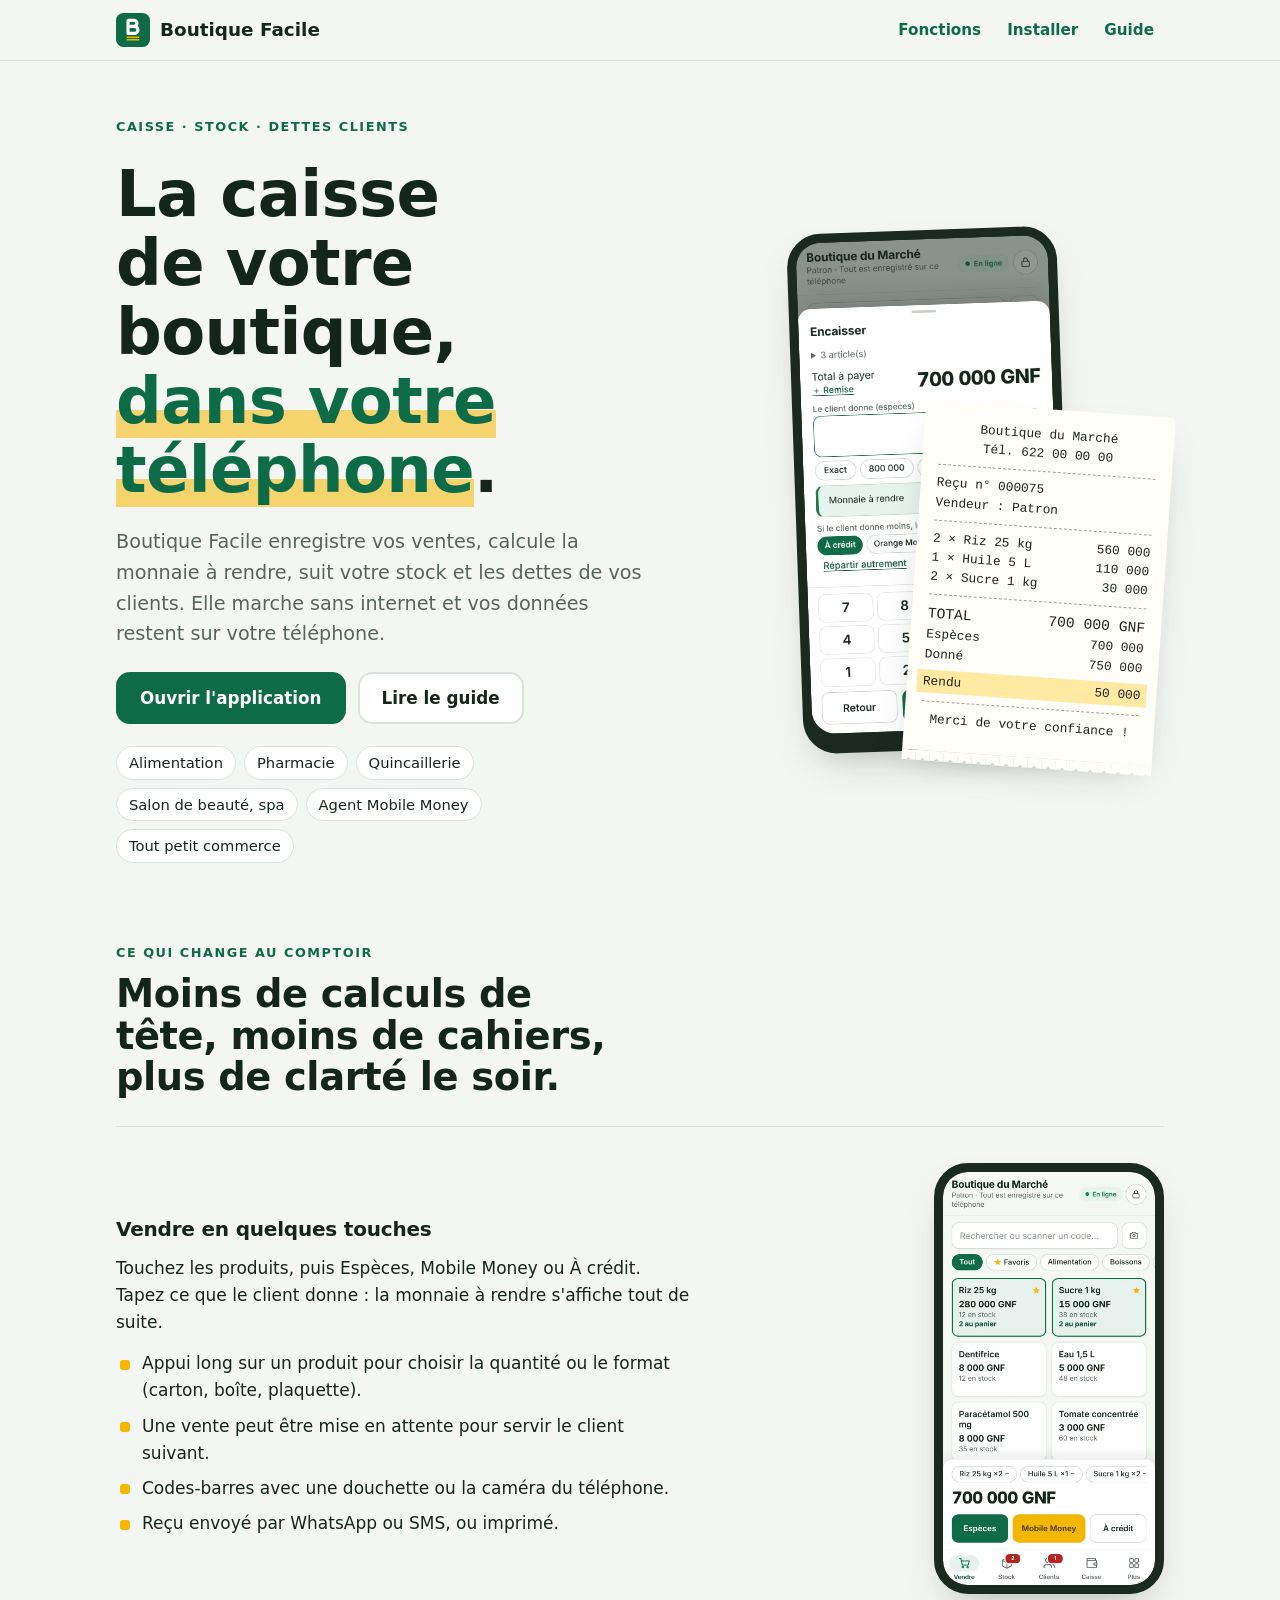
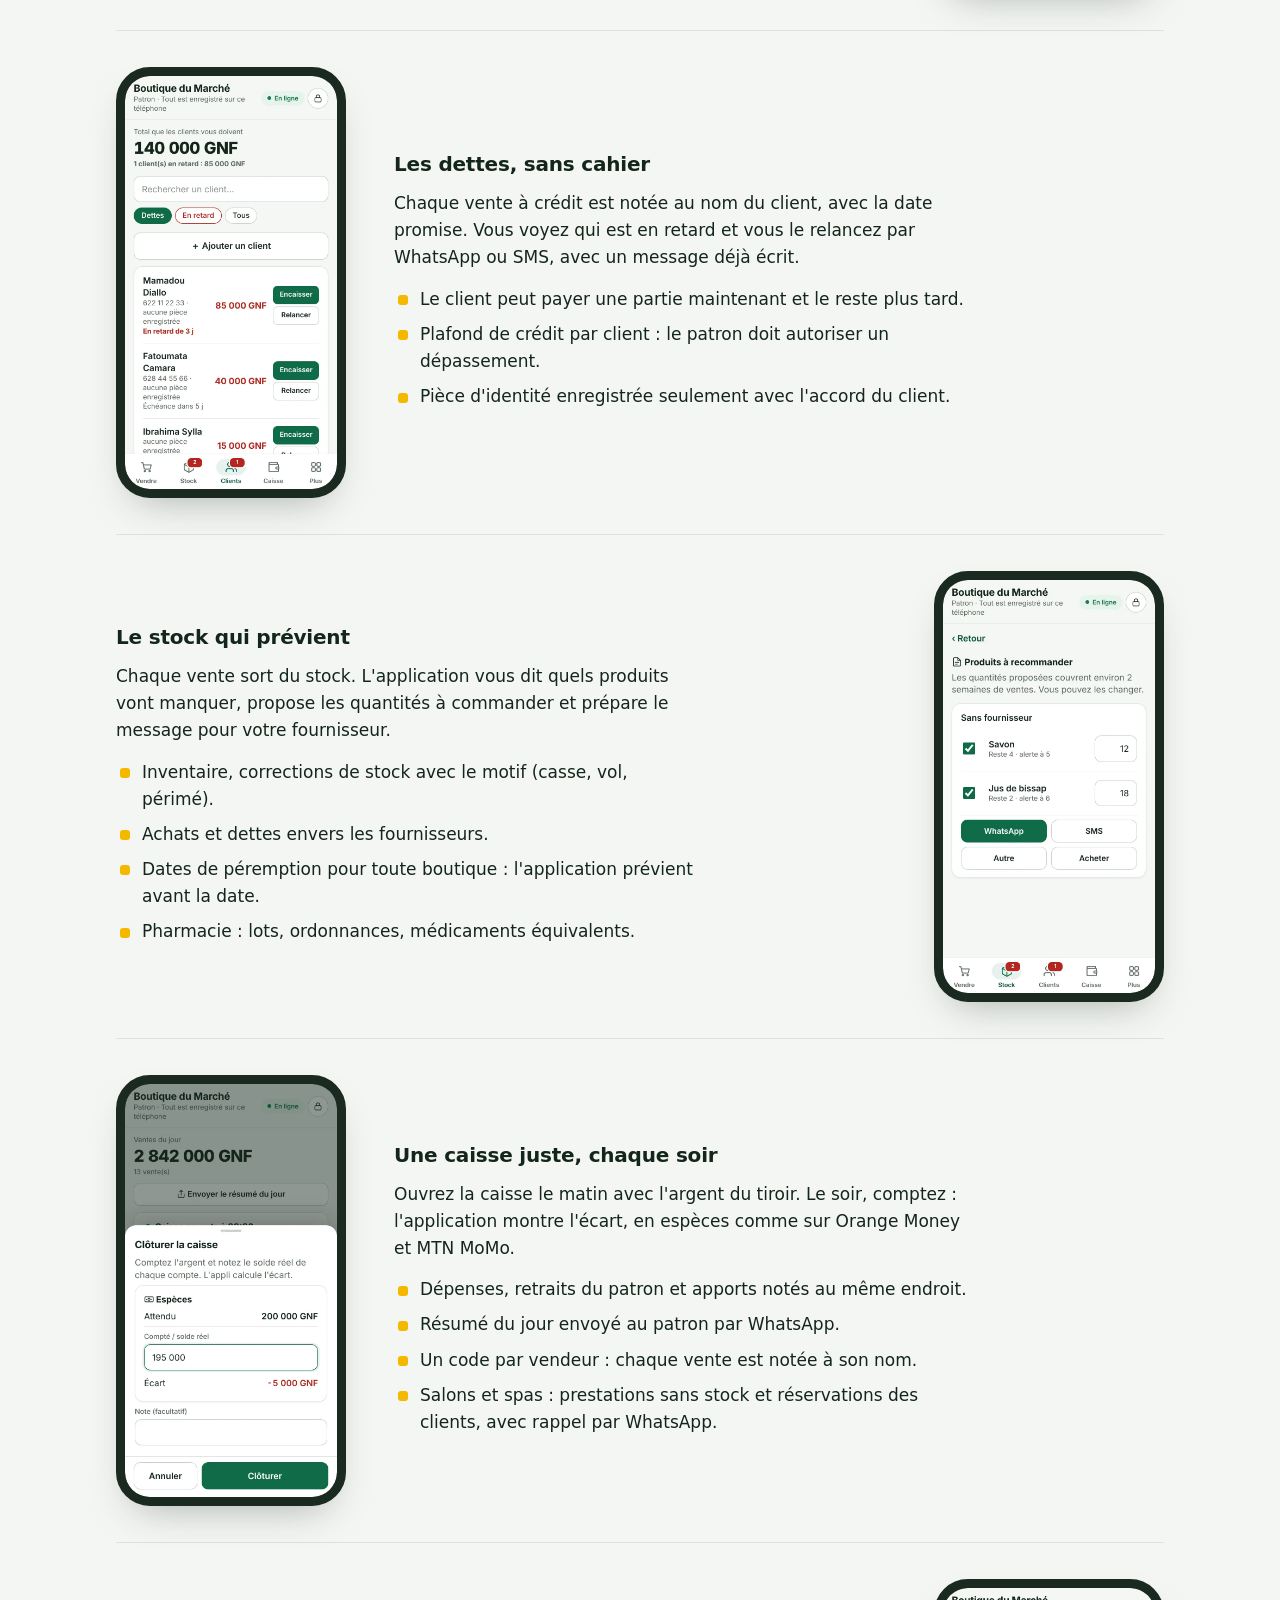
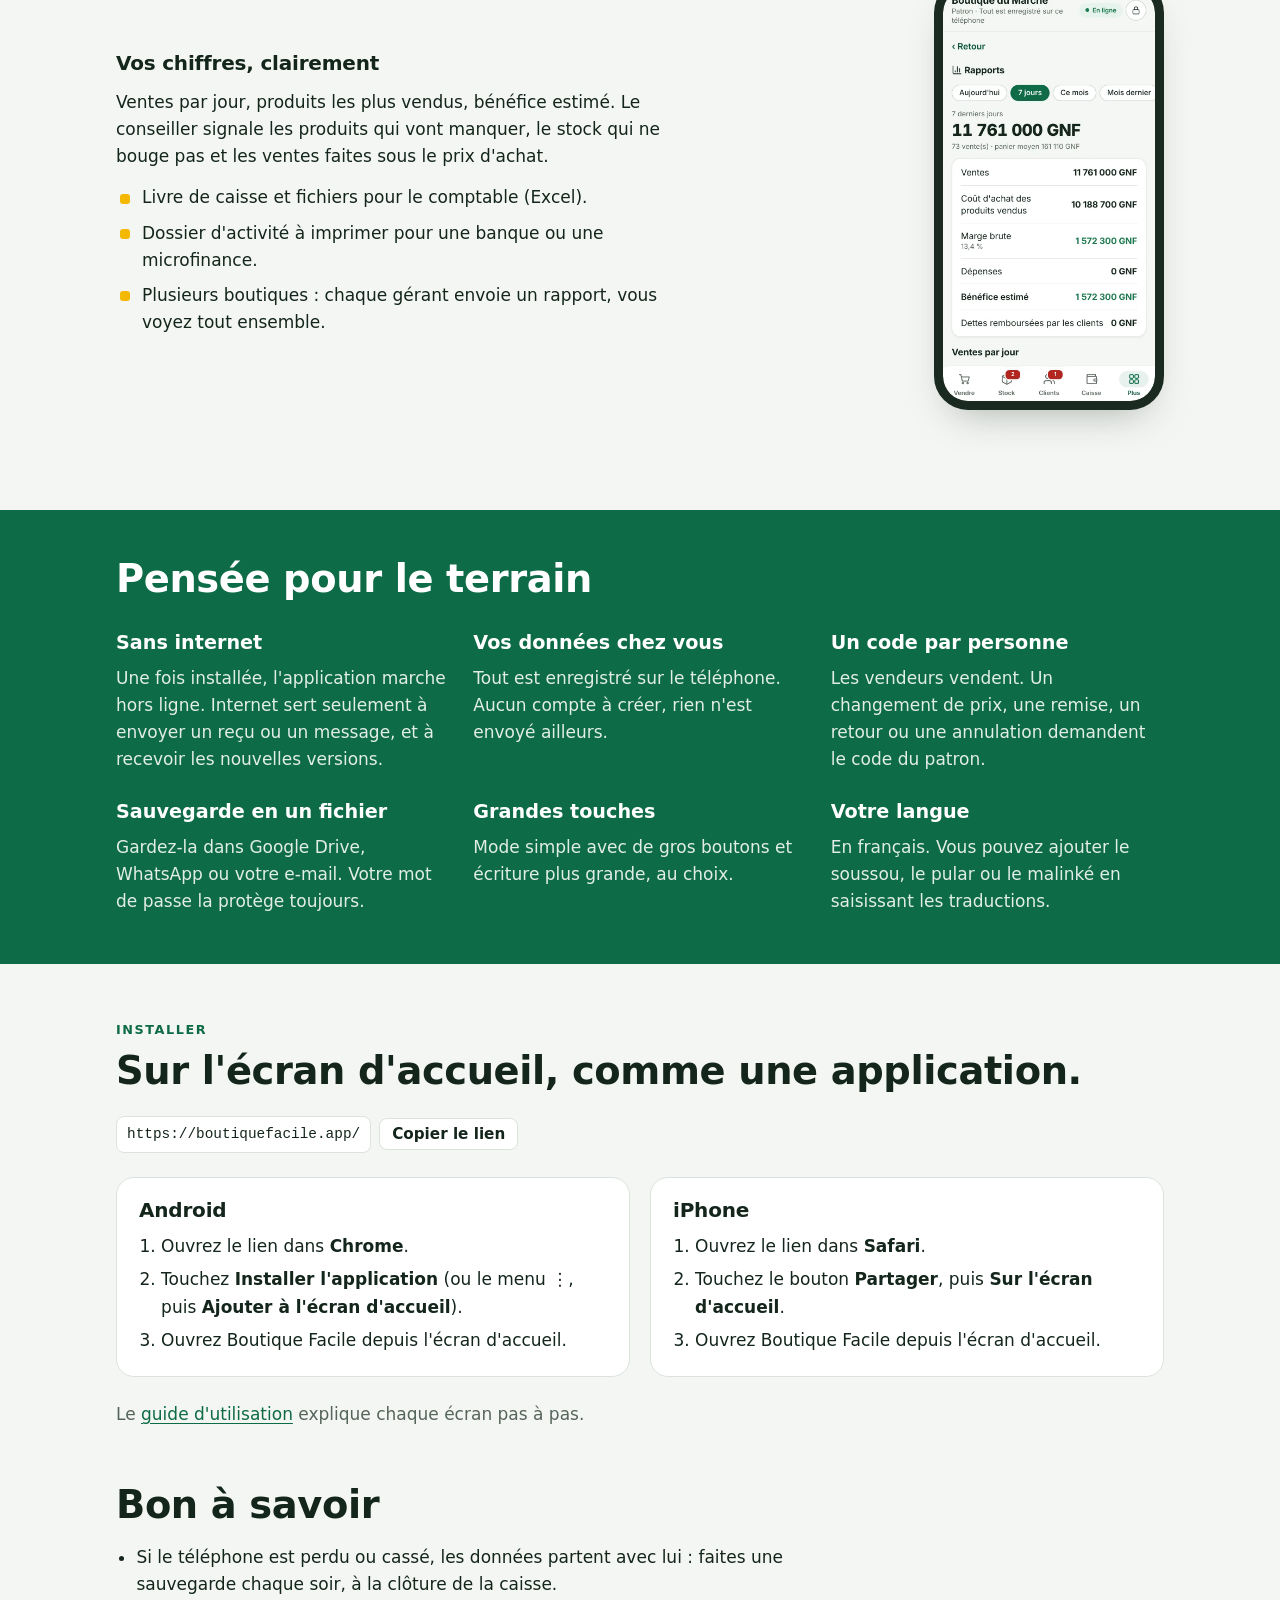
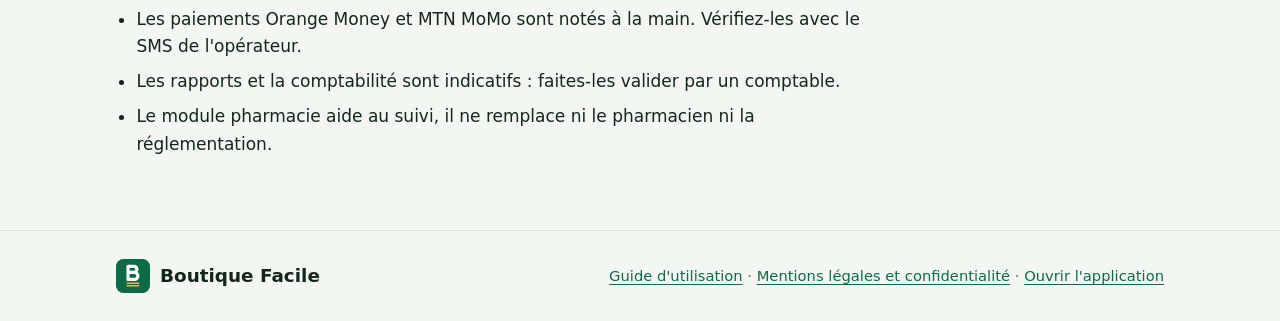
<file: decouvrir.html>
<!DOCTYPE html>
<html lang="fr"><head><meta charset="utf-8">
<meta name="viewport" content="width=device-width, initial-scale=1, viewport-fit=cover">
<meta name="theme-color" content="#F4F6F3"><link rel="icon" type="image/png" href="icon-192.png">
<title>Boutique Facile</title>
<meta name="description" content="Caisse, stock, dettes clients et comptabilité pour petites boutiques et pharmacies, même sans internet.">
<style>
/* Pages d'accompagnement (présentation, guide) : mêmes couleurs que l'application.
   Mise en page : colonne de lecture étroite, captures d'écran dans un cadre de téléphone à côté du texte. */
:root{
 --paper:#F4F6F3;--card:#FFFFFF;--ink:#14261C;--mut:#56655B;--line:#DCE3DD;
 --green:#0E6B47;--green-d:#0A5237;--on-green:#FFFFFF;--tint:#E4F1EA;
 --amber:#F5B800;--amber-ink:#4A3800;--amber-l:#FCF5DD;--red:#B3261E;
 --frame:#1B2A21;--shadow:0 18px 40px -18px rgba(20,38,28,.35);
 --f-display:"Archivo","Arial Narrow",system-ui,sans-serif;
 --f-body:"Atkinson Hyperlegible",system-ui,-apple-system,"Segoe UI",Roboto,Arial,sans-serif;
 --f-mono:"IBM Plex Mono",ui-monospace,"SFMono-Regular",Menlo,Consolas,monospace;
}
@media (prefers-color-scheme:dark){:root:not([data-theme="light"]){
 --paper:#0E1611;--card:#15211A;--ink:#E6EEE8;--mut:#9BAEA1;--line:#26362C;
 --green:#45B783;--green-d:#2F9466;--on-green:#06140C;--tint:#163024;
 --amber:#F5B800;--amber-ink:#2A2000;--amber-l:#2C2610;--red:#F2867E;
 --frame:#05090A;--shadow:0 18px 40px -18px rgba(0,0,0,.7);color-scheme:dark}}
:root[data-theme="dark"]{
 --paper:#0E1611;--card:#15211A;--ink:#E6EEE8;--mut:#9BAEA1;--line:#26362C;
 --green:#45B783;--green-d:#2F9466;--on-green:#06140C;--tint:#163024;
 --amber:#F5B800;--amber-ink:#2A2000;--amber-l:#2C2610;--red:#F2867E;
 --frame:#05090A;--shadow:0 18px 40px -18px rgba(0,0,0,.7);color-scheme:dark}

*{box-sizing:border-box}
html{scroll-behavior:smooth;scroll-padding-top:calc(env(safe-area-inset-top,0px) + 72px);-webkit-text-size-adjust:100%}
@media (prefers-reduced-motion:reduce){html{scroll-behavior:auto}*{transition:none!important;animation:none!important}}
body{margin:0;background:var(--paper);color:var(--ink);font:400 1.0625rem/1.6 var(--f-body);-webkit-font-smoothing:antialiased}
img{max-width:100%;height:auto;display:block}
a{color:var(--green);text-underline-offset:3px}
a:focus-visible,button:focus-visible{outline:3px solid var(--amber);outline-offset:3px;border-radius:6px}
h1,h2,h3{font-family:var(--f-display);font-stretch:85%;line-height:1.08;text-wrap:balance;margin:0;letter-spacing:-.01em}
h1{font-size:clamp(2.3rem,7vw,4rem);font-weight:850}
h2{font-size:clamp(1.7rem,4.4vw,2.4rem);font-weight:800}
h3{font-size:1.25rem;font-weight:750;font-stretch:90%}
p{margin:0}
.wrap{max-width:1080px;margin:0 auto;padding-left:max(16px,env(safe-area-inset-left,0px));padding-right:max(16px,env(safe-area-inset-right,0px))}
.eyebrow{font-family:var(--f-display);font-stretch:100%;font-weight:700;font-size:.8rem;letter-spacing:.12em;text-transform:uppercase;color:var(--green)}
.lead{font-size:1.2rem;color:var(--mut);max-width:34em}
.mut{color:var(--mut)}
.small{font-size:.92rem}

/* barre du haut */
body::before{content:"";position:fixed;inset:0 0 auto;height:env(safe-area-inset-top,0px);z-index:10;background:var(--paper)}
.top{position:sticky;top:env(safe-area-inset-top,0px);z-index:9;background:var(--paper);background:color-mix(in srgb,var(--paper) 92%,transparent);backdrop-filter:blur(8px);border-bottom:1px solid var(--line)}
.top .wrap{display:flex;align-items:center;justify-content:space-between;gap:12px;padding-block:10px}
.brand{display:flex;align-items:center;gap:10px;color:var(--ink);text-decoration:none;font-family:var(--f-display);font-weight:800;font-stretch:90%;font-size:1.15rem}
.brand svg{width:34px;height:34px;flex:none}
.brand span{white-space:nowrap}
.top nav{display:flex;gap:6px;align-items:center;flex-wrap:wrap;justify-content:flex-end}
.top nav a{font-weight:700;text-decoration:none;padding:8px 10px;border-radius:999px;font-size:.95rem}
.top nav a:hover{background:var(--tint)}
@media (max-width:560px){.top nav a:not(:last-child){display:none}}

/* boutons */
.btn{display:inline-flex;align-items:center;justify-content:center;gap:8px;min-height:52px;padding:0 22px;border-radius:14px;font:700 1.05rem/1 var(--f-body);text-decoration:none;border:2px solid transparent;transition:transform .15s ease,background .15s ease}
.btn:hover{transform:translateY(-1px)}
.btn.pri{background:var(--green);color:var(--on-green)}
.btn.pri:hover{background:var(--green-d)}
.btn.sec{border-color:var(--line);color:var(--ink);background:var(--card)}
.btns{display:flex;flex-wrap:wrap;gap:12px}

/* cadre de téléphone autour d'une capture */
.phone{width:270px;max-width:100%;border:9px solid var(--frame);border-radius:34px;background:var(--frame);box-shadow:var(--shadow);overflow:hidden;flex:none}
.phone img{border-radius:24px}
.phone.sm{width:230px}

/* reçu imprimé (format réel des reçus de l'application) */
.receipt{font-family:var(--f-mono);font-size:.8rem;line-height:1.5;background:#FFFEF8;color:#1E241F;width:250px;padding:16px 16px 22px;box-shadow:var(--shadow);border-radius:4px 4px 0 0;position:relative;font-variant-numeric:tabular-nums}
.receipt::after{content:"";position:absolute;left:0;right:0;bottom:-10px;height:10px;background:linear-gradient(-45deg,transparent 7px,#FFFEF8 0) 0 0/14px 10px,linear-gradient(45deg,transparent 7px,#FFFEF8 0) 0 0/14px 10px}
.receipt .c{text-align:center}
.receipt hr{border:0;border-top:1px dashed #9AA49C;margin:8px 0}
.receipt .r{display:flex;justify-content:space-between;gap:10px}
.receipt .r span:first-child{min-width:0}
.receipt b{font-weight:500}
.receipt .tt{font-size:.92rem;font-weight:500}
.receipt .chg{background:#FFE9A3;margin:6px -6px 0;padding:2px 6px}

/* pied de page */
.foot{border-top:1px solid var(--line);margin-top:72px}
.foot .wrap{padding-block:28px;display:flex;flex-wrap:wrap;gap:12px 24px;justify-content:space-between;align-items:center}
.url{font-family:var(--f-mono);font-size:.9rem;word-break:break-all;background:var(--card);border:1px solid var(--line);padding:6px 10px;border-radius:8px;user-select:all}

/* page de présentation : grand titre à gauche, téléphone + reçu à droite ; puis une ligne par fonction */
.hero .wrap{display:grid;grid-template-columns:minmax(0,1.15fr) minmax(0,1fr);gap:40px;align-items:center;padding-block:56px 40px}
.hero h1 em{font-style:normal;color:var(--green);background:linear-gradient(transparent 62%,var(--amber-l) 0);background:linear-gradient(transparent 62%,color-mix(in srgb,var(--amber) 55%,transparent) 0)}
.hero .txt{display:grid;gap:22px;min-width:0}
.hero .vis{position:relative;display:flex;justify-content:center;min-height:520px}
.hero .vis .phone{transform:rotate(-2deg)}
.hero .vis .receipt{position:absolute;right:max(0px,calc(50% - 250px));bottom:-8px;transform:rotate(4deg)}
.for{display:flex;flex-wrap:wrap;gap:8px}
.for span{background:var(--card);border:1px solid var(--line);border-radius:999px;padding:4px 12px;font-size:.92rem}
.feat{padding-block:40px}
.feat>.wrap>header{display:grid;gap:10px;margin-bottom:28px;max-width:40em}
.row{display:grid;grid-template-columns:minmax(0,1fr) auto;gap:28px 48px;align-items:center;padding-block:36px;border-top:1px solid var(--line)}
.row:nth-of-type(even){grid-template-columns:auto minmax(0,1fr)}
.row:nth-of-type(even) .phone{order:-1}
.row .txt{display:grid;gap:14px;min-width:0;max-width:34em}
.row ul{margin:0;padding:0;list-style:none;display:grid;gap:8px}
.row li{padding-left:26px;position:relative}
.row li::before{content:"";position:absolute;left:4px;top:.55em;width:10px;height:10px;border-radius:3px;background:var(--amber)}
.facts{background:var(--green);color:var(--on-green);margin-top:24px}
.facts .wrap{padding-block:48px;display:grid;gap:28px}
.facts h2{color:inherit}
.facts .grid{display:grid;grid-template-columns:repeat(3,minmax(0,1fr));gap:24px}
.facts .grid div{display:grid;gap:6px;align-content:start}
.facts .grid b{font-family:var(--f-display);font-stretch:90%;font-size:1.2rem}
.facts .grid p{opacity:.88}
.inst .wrap{padding-block:56px 8px;display:grid;gap:24px}
.inst .two{display:grid;grid-template-columns:repeat(2,minmax(0,1fr));gap:20px}
.inst .card{background:var(--card);border:1px solid var(--line);border-radius:18px;padding:22px;display:grid;gap:12px;align-content:start}
.inst ol{margin:0;padding-left:1.3em;display:grid;gap:6px}
.copy{display:flex;flex-wrap:wrap;gap:8px;align-items:center}
.copy button{font:700 .95rem var(--f-body);border:1px solid var(--line);background:var(--card);color:var(--ink);border-radius:8px;padding:6px 12px;cursor:pointer}
.know .wrap{padding-block:48px 0;display:grid;gap:18px}
.know ul{margin:0;padding-left:1.2em;display:grid;gap:8px;max-width:44em}
@media (max-width:860px){
 .hero .wrap{grid-template-columns:minmax(0,1fr);padding-block:32px 24px}
 .hero .vis{min-height:0;padding-bottom:60px}
 .hero .vis .receipt{right:0;bottom:0;width:210px;font-size:.72rem}
 .row,.row:nth-of-type(even){grid-template-columns:minmax(0,1fr)}
 .row .phone,.row:nth-of-type(even) .phone{order:2;justify-self:center}
 .facts .grid,.inst .two{grid-template-columns:minmax(0,1fr)}
}
</style></head>
<body>
<div class="top"><div class="wrap"><a class="brand" href="#"><svg xmlns="http://www.w3.org/2000/svg" viewBox="0 0 256 256" class="lgi" aria-hidden="true" focusable="false"><rect width="256" height="256" rx="56.01" fill="#0E6B47"/><g transform="translate(78.74 43.01) scale(0.52)" fill="none" stroke-linecap="round" stroke-linejoin="round"><path d="M23,213V23H108.1A43.7,43.7 0 0 1 108.1,110.4H23M23,110.4H114.5A51.3,51.3 0 0 1 114.5,213H23" stroke="#FFFFFF" stroke-width="46"/><path d="M9.5,268.5H179.3M9.5,304.5H179.3" stroke="#F5B800" stroke-width="19"/></g></svg><span>Boutique Facile</span></a><nav><a href="#fonctions">Fonctions</a><a href="#installer">Installer</a><a href="guide.html">Guide</a></nav></div></div>

<section class="hero"><div class="wrap">
 <div class="txt">
  <p class="eyebrow">Caisse · Stock · Dettes clients</p>
  <h1>La caisse de votre boutique, <em>dans votre téléphone</em>.</h1>
  <p class="lead">Boutique Facile enregistre vos ventes, calcule la monnaie à rendre, suit votre stock et les dettes de vos clients. Elle marche sans internet et vos données restent sur votre téléphone.</p>
  <div class="btns"><a class="btn pri" href="https://boutiquefacile.app/">Ouvrir l'application</a><a class="btn sec" href="guide.html">Lire le guide</a></div>
  <div class="for" aria-label="Pour quels commerces"><span>Alimentation</span><span>Pharmacie</span><span>Quincaillerie</span><span>Salon de beauté, spa</span><span>Agent Mobile Money</span><span>Tout petit commerce</span></div>
 </div>
 <div class="vis">
  <div class="phone"><img src="captures/encaisser.webp" width="780" height="1520" alt="Écran Encaisser : total 700 000 GNF, le client donne 750 000, monnaie à rendre 50 000 GNF"></div>
  <div class="receipt" aria-label="Exemple de reçu">
   <div class="c"><b>Boutique du Marché</b><br>Tél. 622 00 00 00</div><hr>
   Reçu n° 000075<br>Vendeur : Patron<hr>
   <div class="r"><span>2 × Riz 25 kg</span><span>560 000</span></div>
   <div class="r"><span>1 × Huile 5 L</span><span>110 000</span></div>
   <div class="r"><span>2 × Sucre 1 kg</span><span>30 000</span></div><hr>
   <div class="r tt"><span>TOTAL</span><span>700 000 GNF</span></div>
   <div class="r"><span>Espèces</span><span>700 000</span></div>
   <div class="r"><span>Donné</span><span>750 000</span></div>
   <div class="r chg"><span>Rendu</span><span>50 000</span></div><hr>
   <div class="c">Merci de votre confiance&nbsp;!</div>
  </div>
 </div>
</div></section>

<section class="feat" id="fonctions"><div class="wrap">
 <header><p class="eyebrow">Ce qui change au comptoir</p><h2>Moins de calculs de tête, moins de cahiers, plus de clarté le soir.</h2></header>

 <div class="row">
  <div class="txt"><h3>Vendre en quelques touches</h3>
   <p>Touchez les produits, puis Espèces, Mobile Money ou À crédit. Tapez ce que le client donne : la monnaie à rendre s'affiche tout de suite.</p>
   <ul><li>Appui long sur un produit pour choisir la quantité ou le format (carton, boîte, plaquette).</li><li>Une vente peut être mise en attente pour servir le client suivant.</li><li>Codes-barres avec une douchette ou la caméra du téléphone.</li><li>Reçu envoyé par WhatsApp ou SMS, ou imprimé.</li></ul></div>
  <div class="phone sm"><img loading="lazy" src="captures/panier.webp" width="780" height="1520" alt="Écran Vendre avec les produits et le panier à 700 000 GNF"></div>
 </div>

 <div class="row">
  <div class="txt"><h3>Les dettes, sans cahier</h3>
   <p>Chaque vente à crédit est notée au nom du client, avec la date promise. Vous voyez qui est en retard et vous le relancez par WhatsApp ou SMS, avec un message déjà écrit.</p>
   <ul><li>Le client peut payer une partie maintenant et le reste plus tard.</li><li>Plafond de crédit par client : le patron doit autoriser un dépassement.</li><li>Pièce d'identité enregistrée seulement avec l'accord du client.</li></ul></div>
  <div class="phone sm"><img loading="lazy" src="captures/clients.webp" width="780" height="1520" alt="Liste des clients avec leurs dettes et le bouton Relancer"></div>
 </div>

 <div class="row">
  <div class="txt"><h3>Le stock qui prévient</h3>
   <p>Chaque vente sort du stock. L'application vous dit quels produits vont manquer, propose les quantités à commander et prépare le message pour votre fournisseur.</p>
   <ul><li>Inventaire, corrections de stock avec le motif (casse, vol, périmé).</li><li>Achats et dettes envers les fournisseurs.</li><li>Dates de péremption pour toute boutique : l'application prévient avant la date.</li><li>Pharmacie : lots, ordonnances, médicaments équivalents.</li></ul></div>
  <div class="phone sm"><img loading="lazy" src="captures/recommander.webp" width="780" height="1520" alt="Produits à recommander groupés par fournisseur, avec envoi par WhatsApp"></div>
 </div>

 <div class="row">
  <div class="txt"><h3>Une caisse juste, chaque soir</h3>
   <p>Ouvrez la caisse le matin avec l'argent du tiroir. Le soir, comptez : l'application montre l'écart, en espèces comme sur Orange Money et MTN MoMo.</p>
   <ul><li>Dépenses, retraits du patron et apports notés au même endroit.</li><li>Résumé du jour envoyé au patron par WhatsApp.</li><li>Un code par vendeur : chaque vente est notée à son nom.</li><li>Salons et spas : prestations sans stock et réservations des clients, avec rappel par WhatsApp.</li></ul></div>
  <div class="phone sm"><img loading="lazy" src="captures/cloture.webp" width="780" height="1520" alt="Clôture de caisse : attendu 200 000 GNF, compté 195 000, écart moins 5 000"></div>
 </div>

 <div class="row">
  <div class="txt"><h3>Vos chiffres, clairement</h3>
   <p>Ventes par jour, produits les plus vendus, bénéfice estimé. Le conseiller signale les produits qui vont manquer, le stock qui ne bouge pas et les ventes faites sous le prix d'achat.</p>
   <ul><li>Livre de caisse et fichiers pour le comptable (Excel).</li><li>Dossier d'activité à imprimer pour une banque ou une microfinance.</li><li>Plusieurs boutiques : chaque gérant envoie un rapport, vous voyez tout ensemble.</li></ul></div>
  <div class="phone sm"><img loading="lazy" src="captures/rapports.webp" width="780" height="1520" alt="Rapport des 7 derniers jours : ventes, marge brute, bénéfice estimé"></div>
 </div>
</div></section>

<section class="facts"><div class="wrap">
 <h2>Pensée pour le terrain</h2>
 <div class="grid">
  <div><b>Sans internet</b><p>Une fois installée, l'application marche hors ligne. Internet sert seulement à envoyer un reçu ou un message, et à recevoir les nouvelles versions.</p></div>
  <div><b>Vos données chez vous</b><p>Tout est enregistré sur le téléphone. Aucun compte à créer, rien n'est envoyé ailleurs.</p></div>
  <div><b>Un code par personne</b><p>Les vendeurs vendent. Un changement de prix, une remise, un retour ou une annulation demandent le code du patron.</p></div>
  <div><b>Sauvegarde en un fichier</b><p>Gardez-la dans Google Drive, WhatsApp ou votre e-mail. Votre mot de passe la protège toujours.</p></div>
  <div><b>Grandes touches</b><p>Mode simple avec de gros boutons et écriture plus grande, au choix.</p></div>
  <div><b>Votre langue</b><p>En français. Vous pouvez ajouter le soussou, le pular ou le malinké en saisissant les traductions.</p></div>
 </div>
</div></section>

<section class="inst" id="installer"><div class="wrap">
 <header style="display:grid;gap:10px"><p class="eyebrow">Installer</p><h2>Sur l'écran d'accueil, comme une application.</h2></header>
 <div class="copy"><span class="url" id="url">https://boutiquefacile.app/</span><button type="button" id="cp">Copier le lien</button></div>
 <div class="two">
  <div class="card"><h3>Android</h3><ol><li>Ouvrez le lien dans <b>Chrome</b>.</li><li>Touchez <b>Installer l'application</b> (ou le menu ⋮, puis <b>Ajouter à l'écran d'accueil</b>).</li><li>Ouvrez Boutique Facile depuis l'écran d'accueil.</li></ol></div>
  <div class="card"><h3>iPhone</h3><ol><li>Ouvrez le lien dans <b>Safari</b>.</li><li>Touchez le bouton <b>Partager</b>, puis <b>Sur l'écran d'accueil</b>.</li><li>Ouvrez Boutique Facile depuis l'écran d'accueil.</li></ol></div>
 </div>
 <p class="mut">Le <a href="guide.html">guide d'utilisation</a> explique chaque écran pas à pas.</p>
</div></section>

<section class="know"><div class="wrap">
 <h2>Bon à savoir</h2>
 <ul>
  <li>Si le téléphone est perdu ou cassé, les données partent avec lui : faites une sauvegarde chaque soir, à la clôture de la caisse.</li>
  <li>Les paiements Orange Money et MTN MoMo sont notés à la main. Vérifiez-les avec le SMS de l'opérateur.</li>
  <li>Les rapports et la comptabilité sont indicatifs : faites-les valider par un comptable.</li>
  <li>Le module pharmacie aide au suivi, il ne remplace ni le pharmacien ni la réglementation.</li>
 </ul>
</div></section>

<footer class="foot"><div class="wrap"><a class="brand" href="#"><svg xmlns="http://www.w3.org/2000/svg" viewBox="0 0 256 256" class="lgi" aria-hidden="true" focusable="false"><rect width="256" height="256" rx="56.01" fill="#0E6B47"/><g transform="translate(78.74 43.01) scale(0.52)" fill="none" stroke-linecap="round" stroke-linejoin="round"><path d="M23,213V23H108.1A43.7,43.7 0 0 1 108.1,110.4H23M23,110.4H114.5A51.3,51.3 0 0 1 114.5,213H23" stroke="#FFFFFF" stroke-width="46"/><path d="M9.5,268.5H179.3M9.5,304.5H179.3" stroke="#F5B800" stroke-width="19"/></g></svg><span>Boutique Facile</span></a><span class="mut small"><a href="guide.html">Guide d'utilisation</a> · <a href="mentions.html">Mentions légales et confidentialité</a> · <a href="https://boutiquefacile.app/">Ouvrir l'application</a></span></div></footer>
<script>
document.getElementById('cp').addEventListener('click',function(){
 var b=this,t=document.getElementById('url').textContent;
 var sel=function(){var r=document.createRange();r.selectNodeContents(document.getElementById('url'));var s=getSelection();s.removeAllRanges();s.addRange(r);b.textContent='Lien sélectionné'};
 try{navigator.clipboard.writeText(t).then(function(){b.textContent='Lien copié ✓'},sel)}catch(e){sel()}});
</script>
</body></html>
</file>
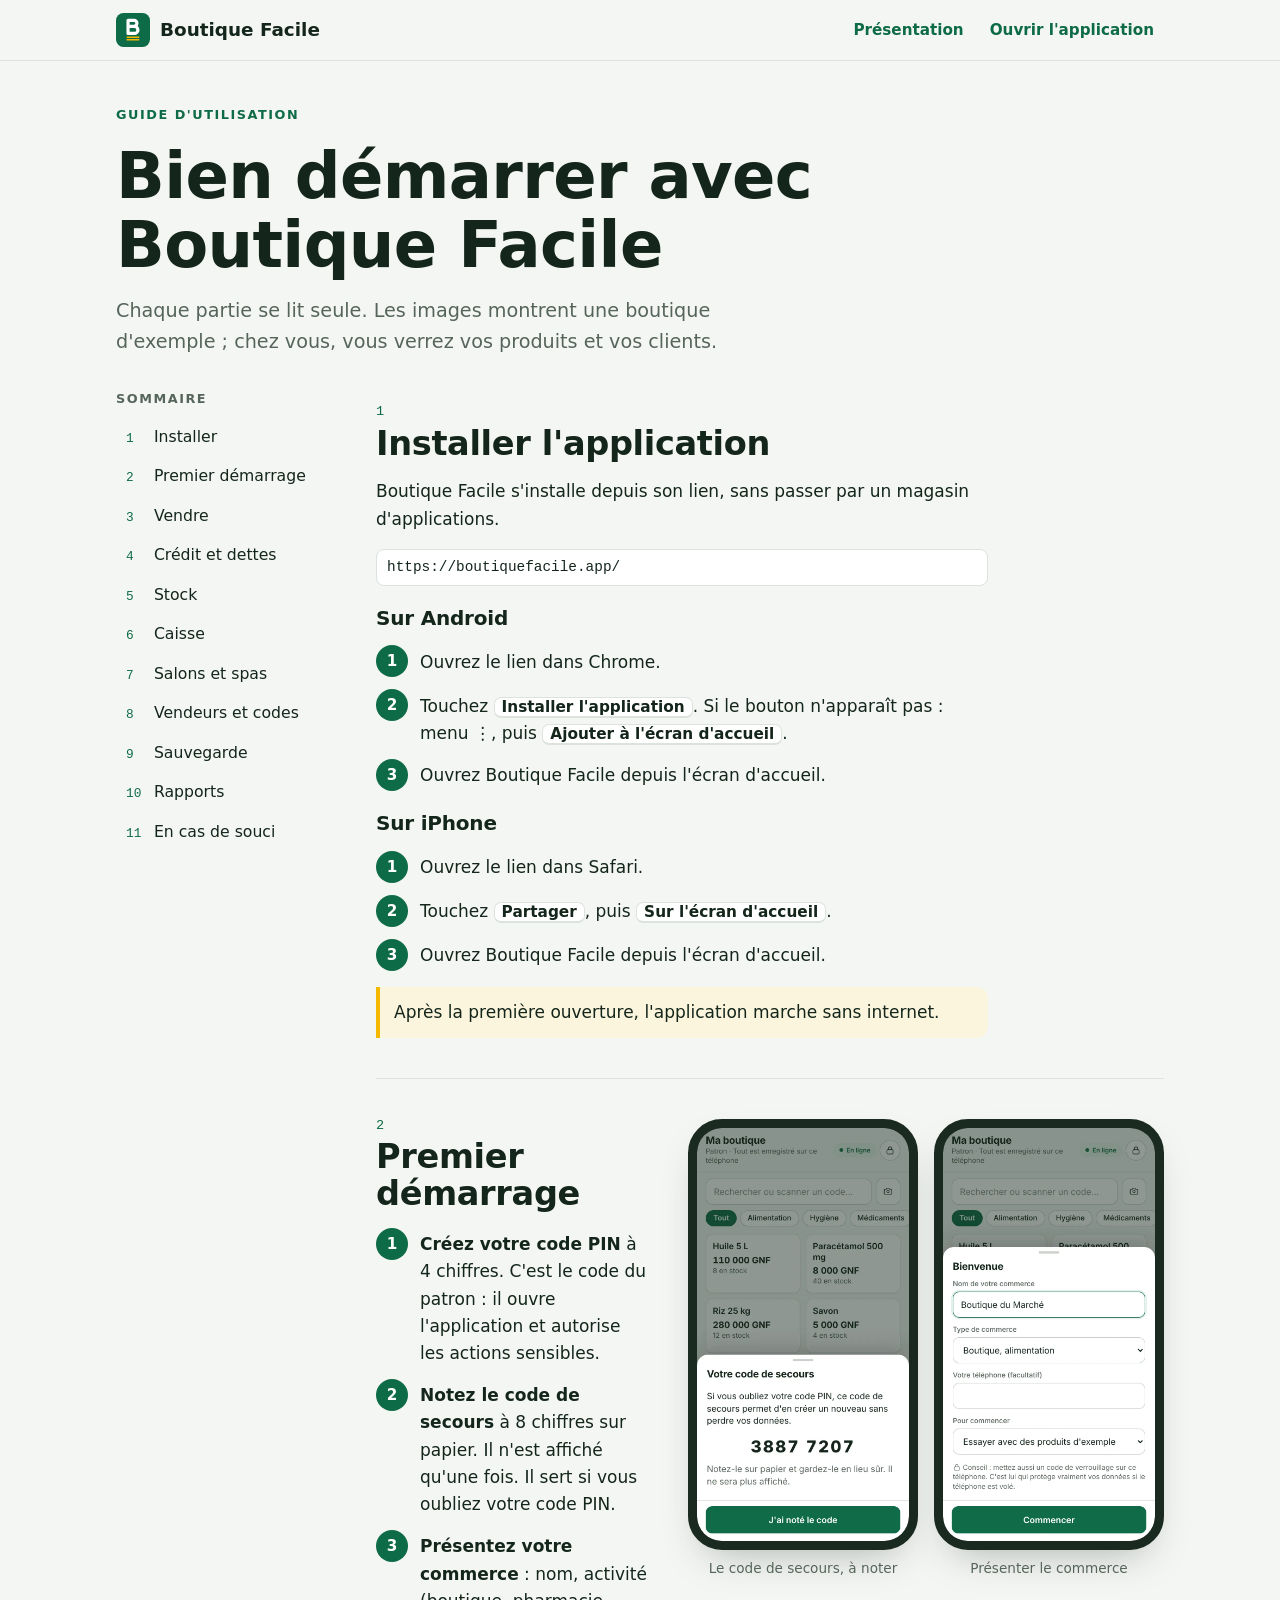
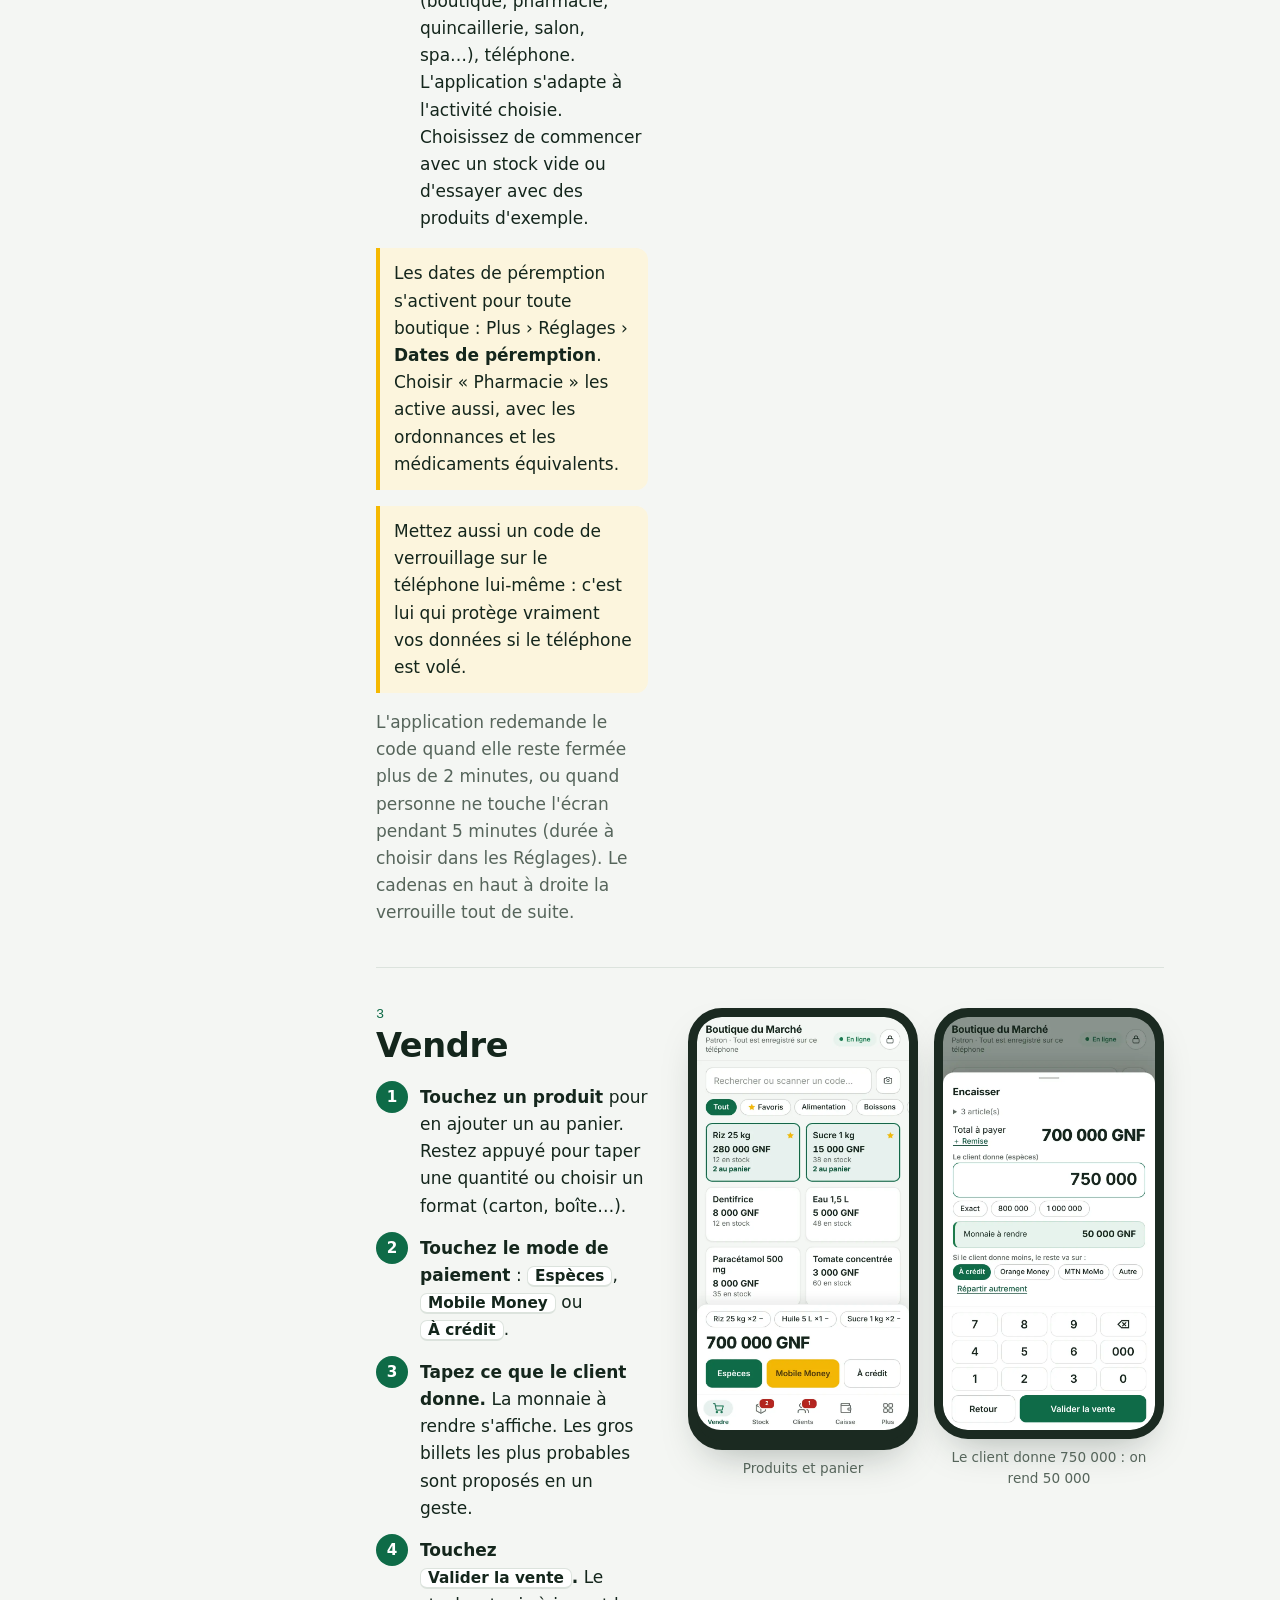
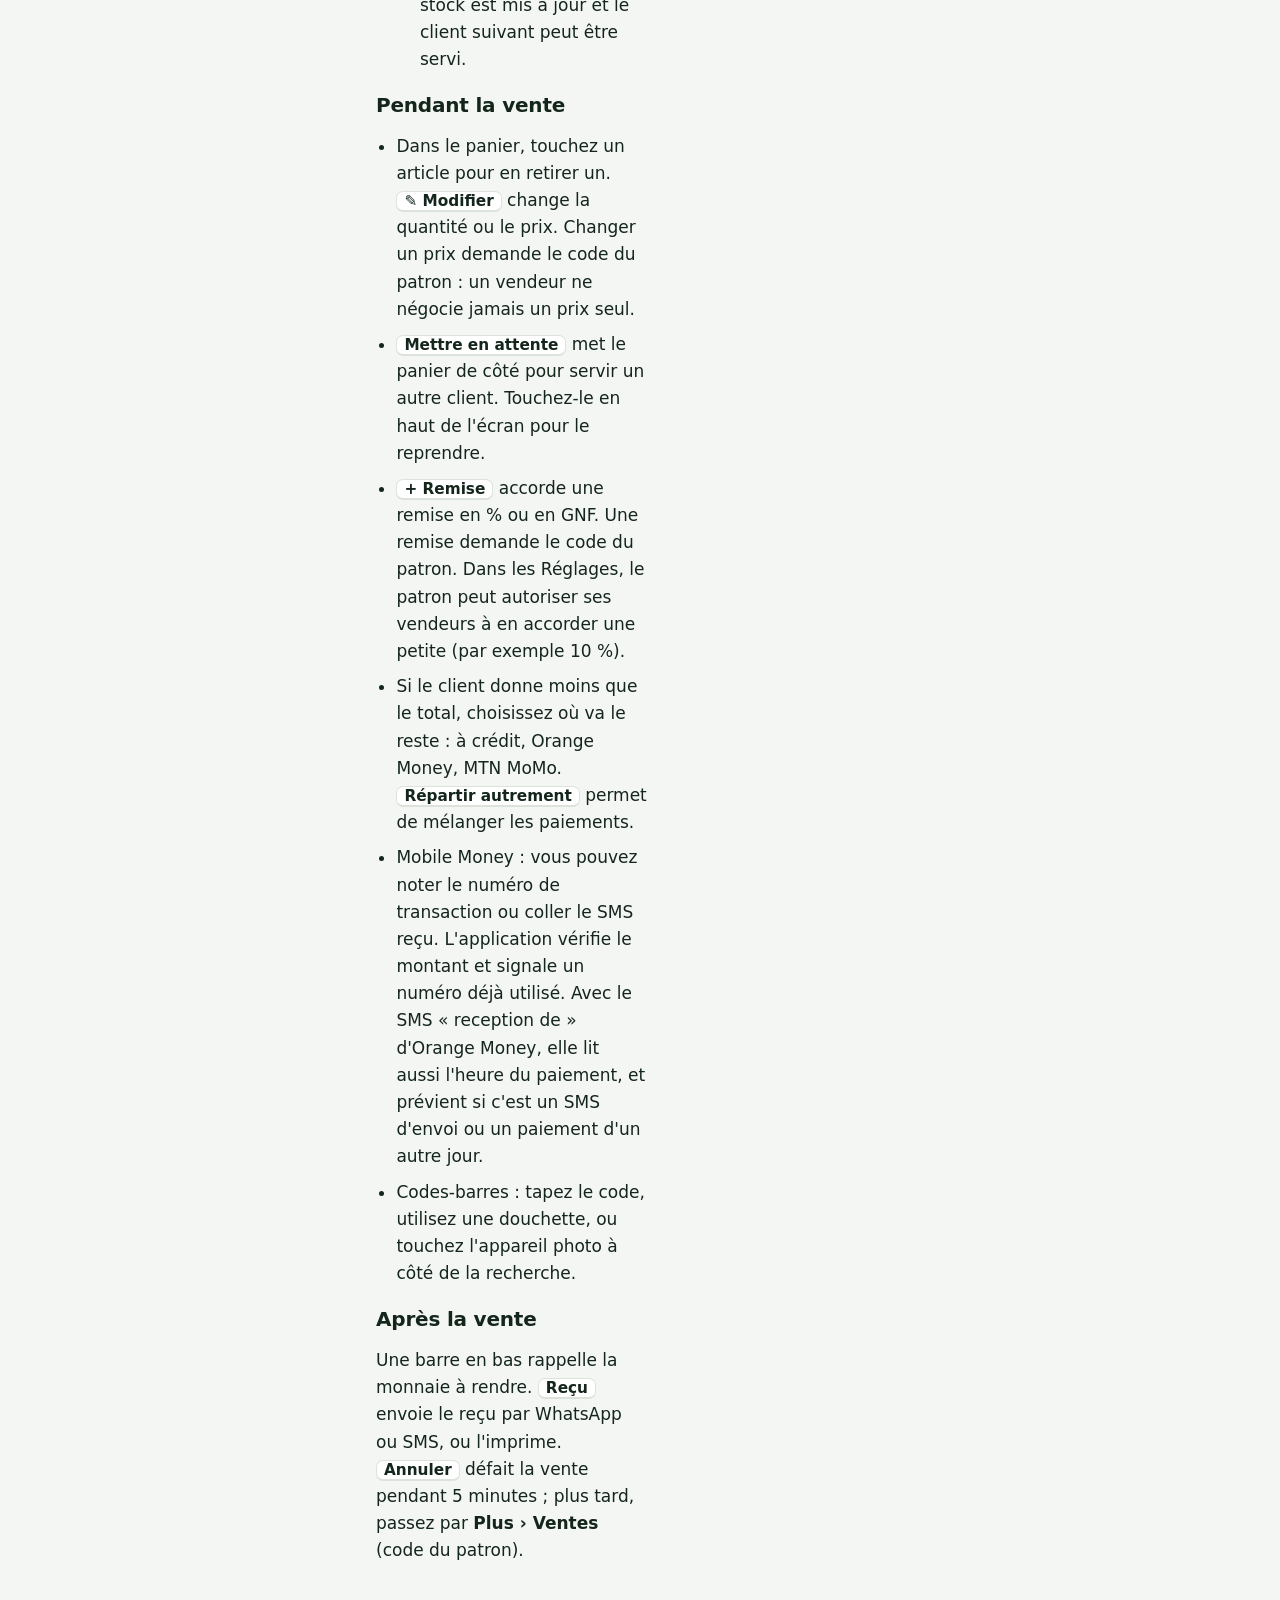
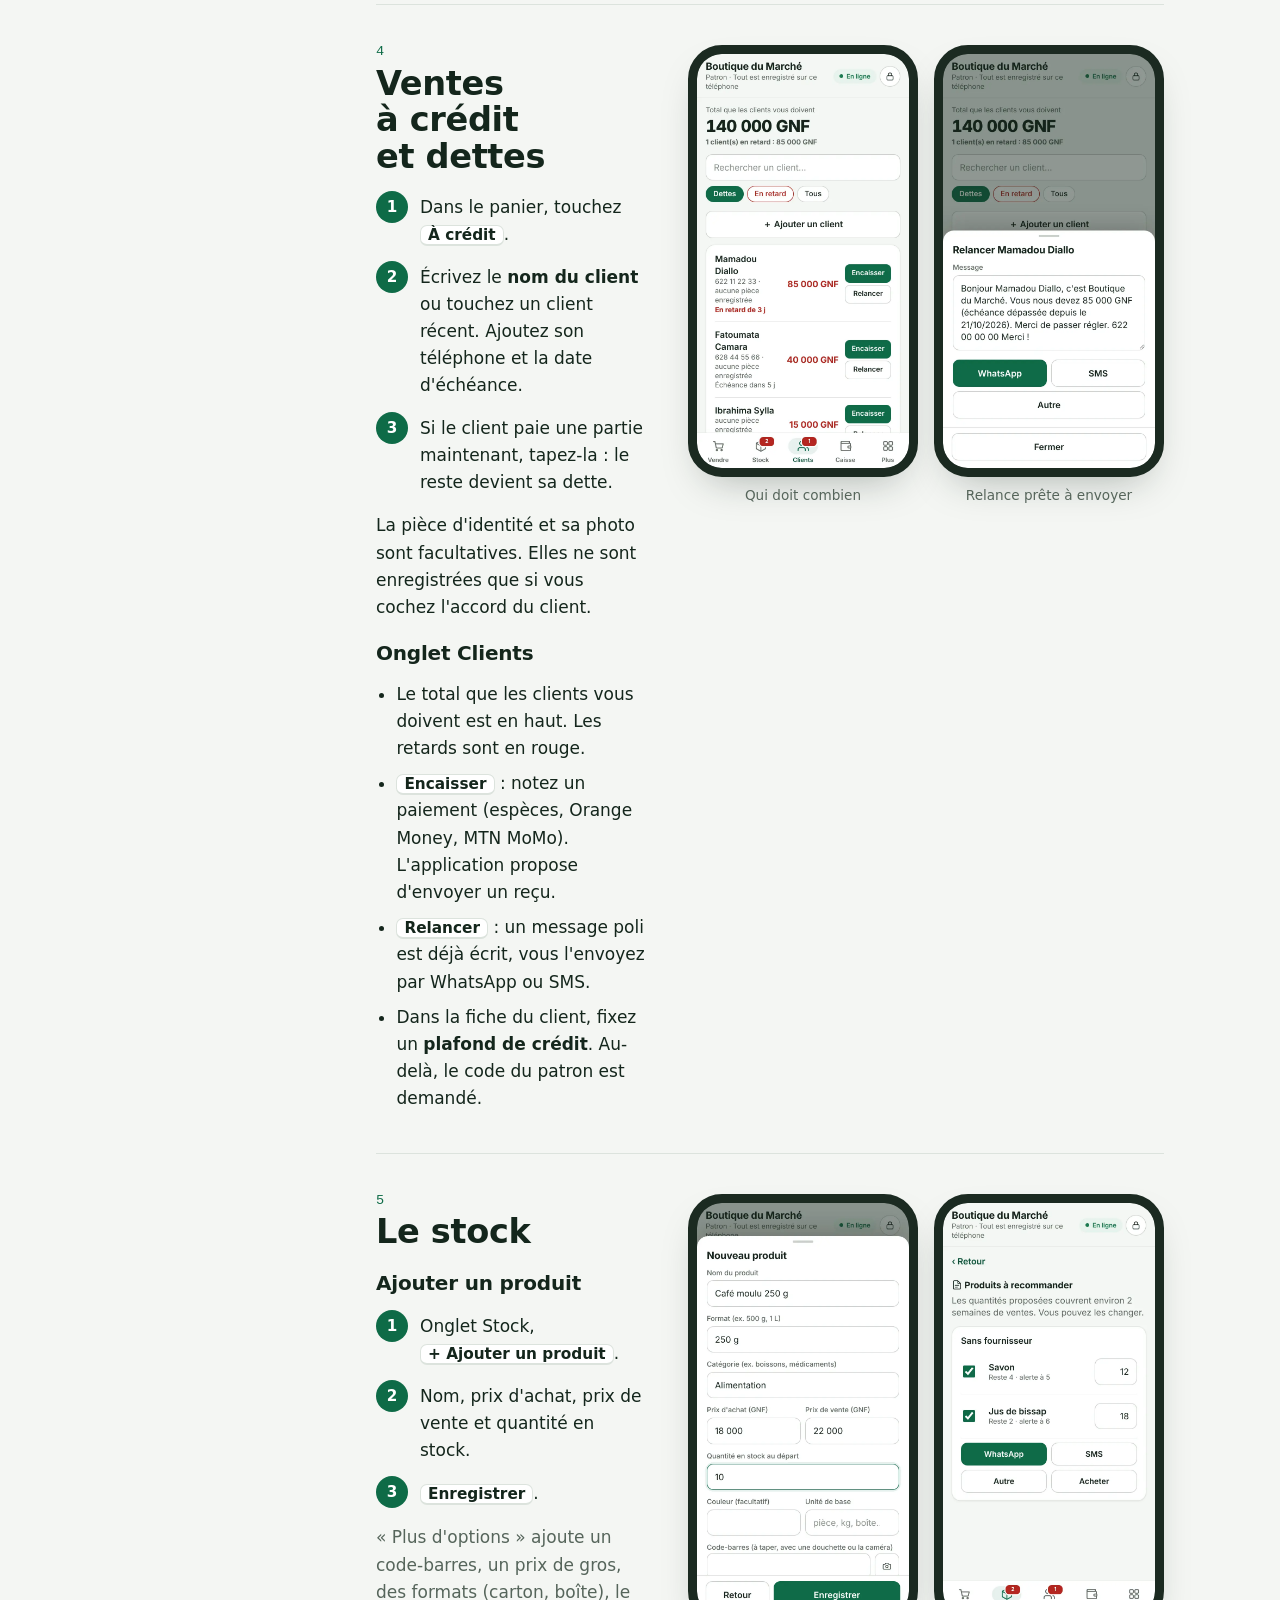
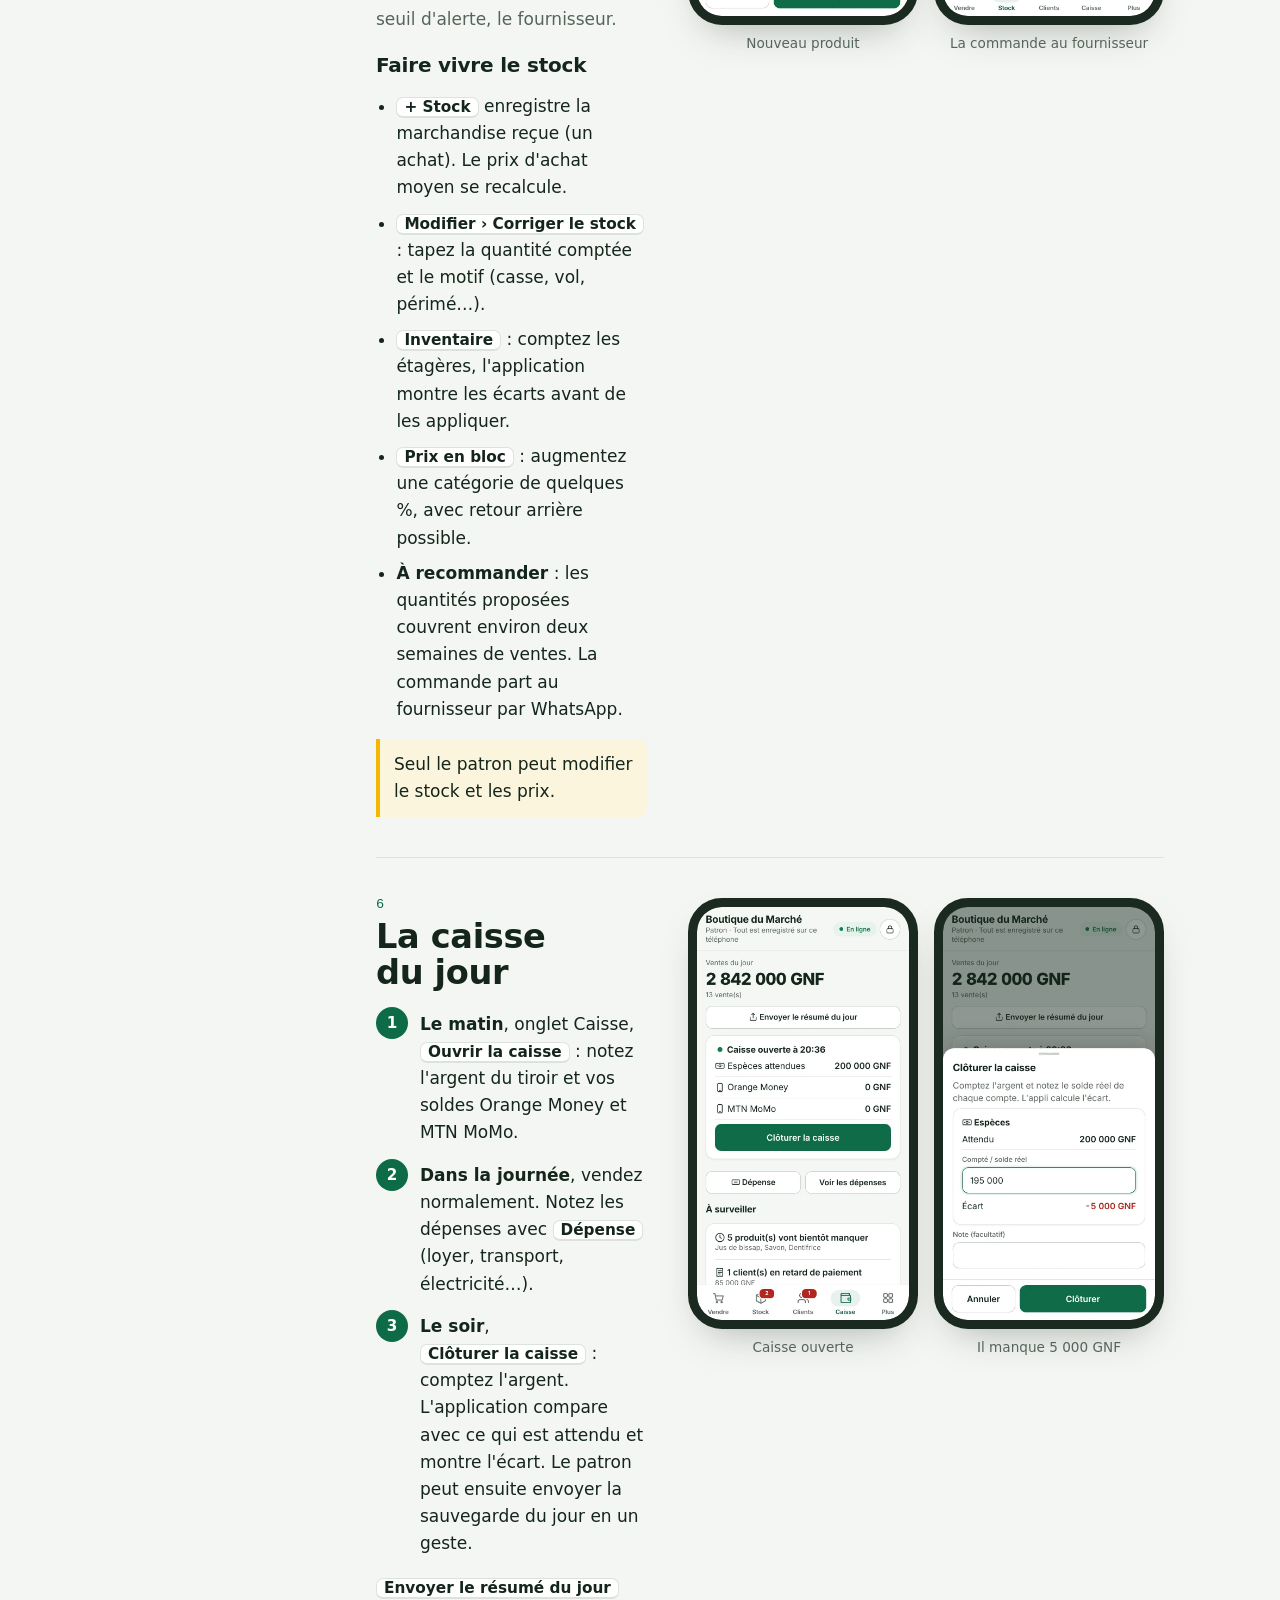
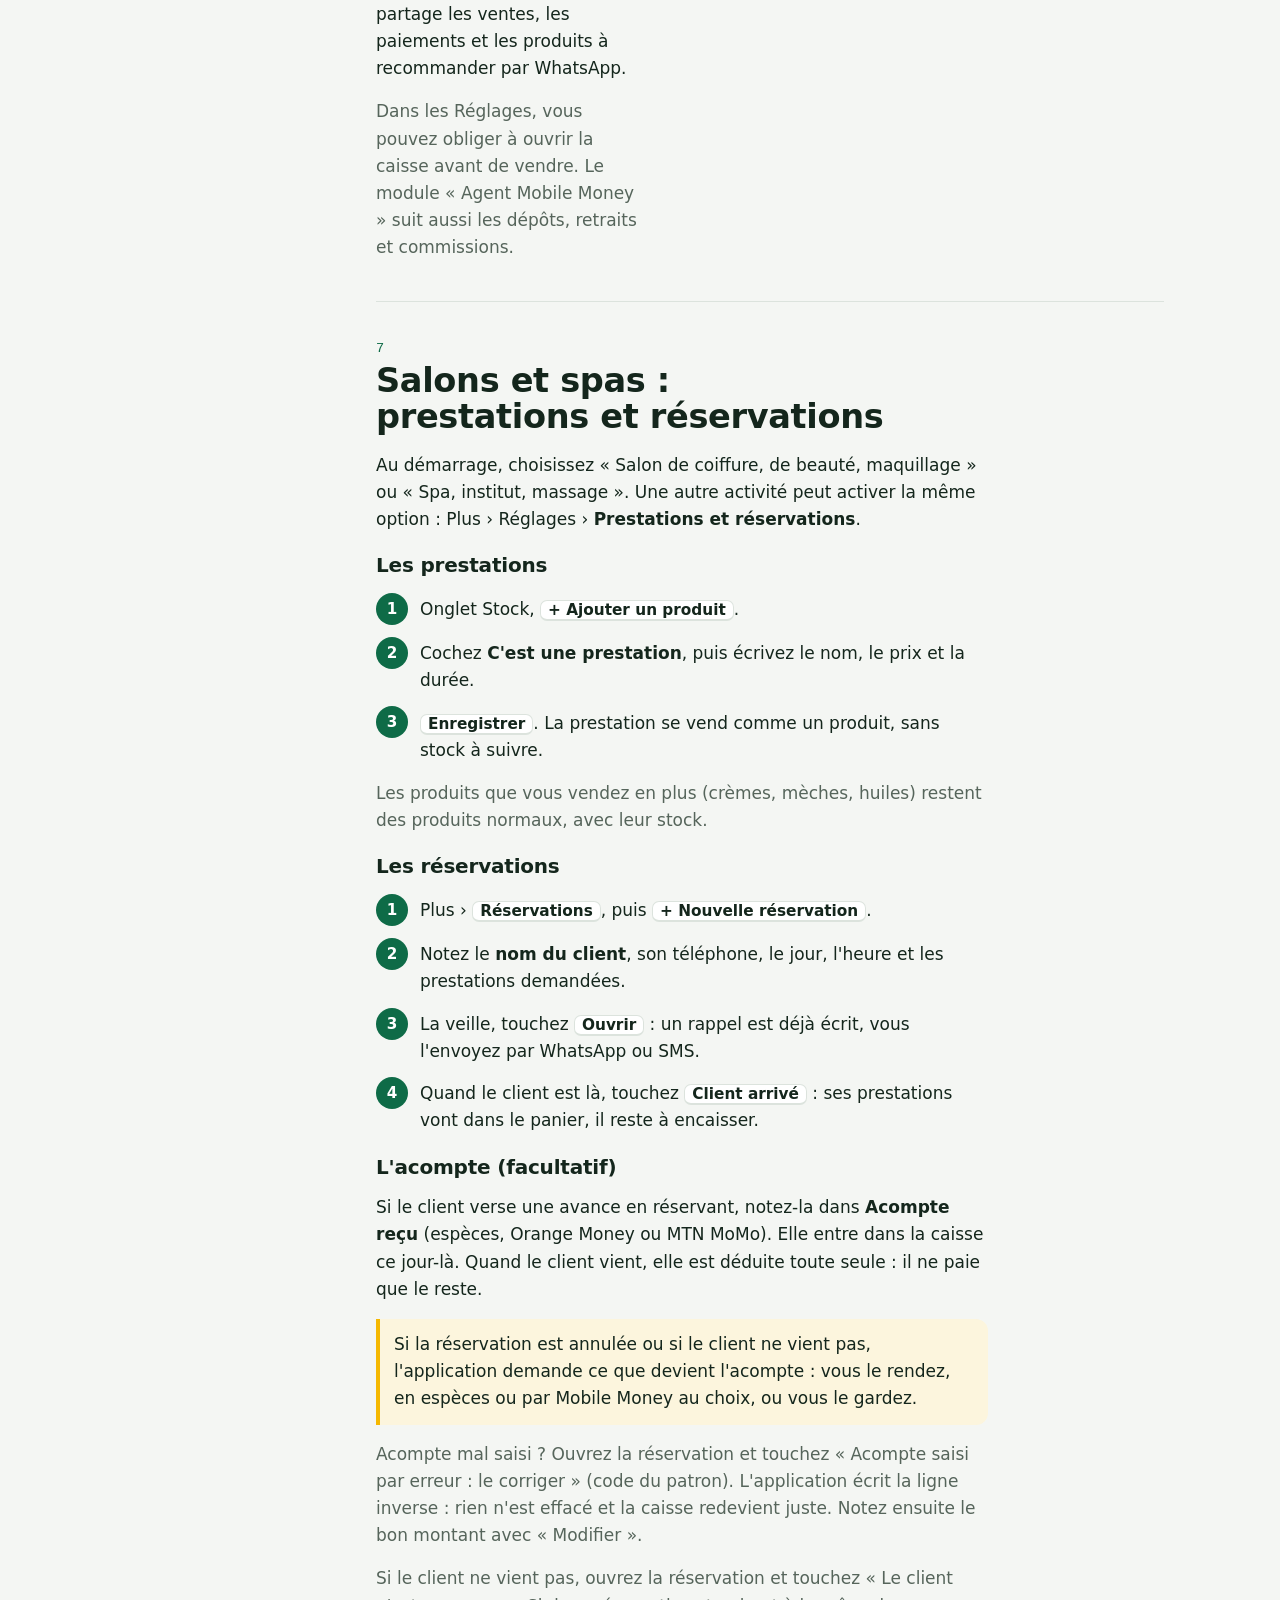
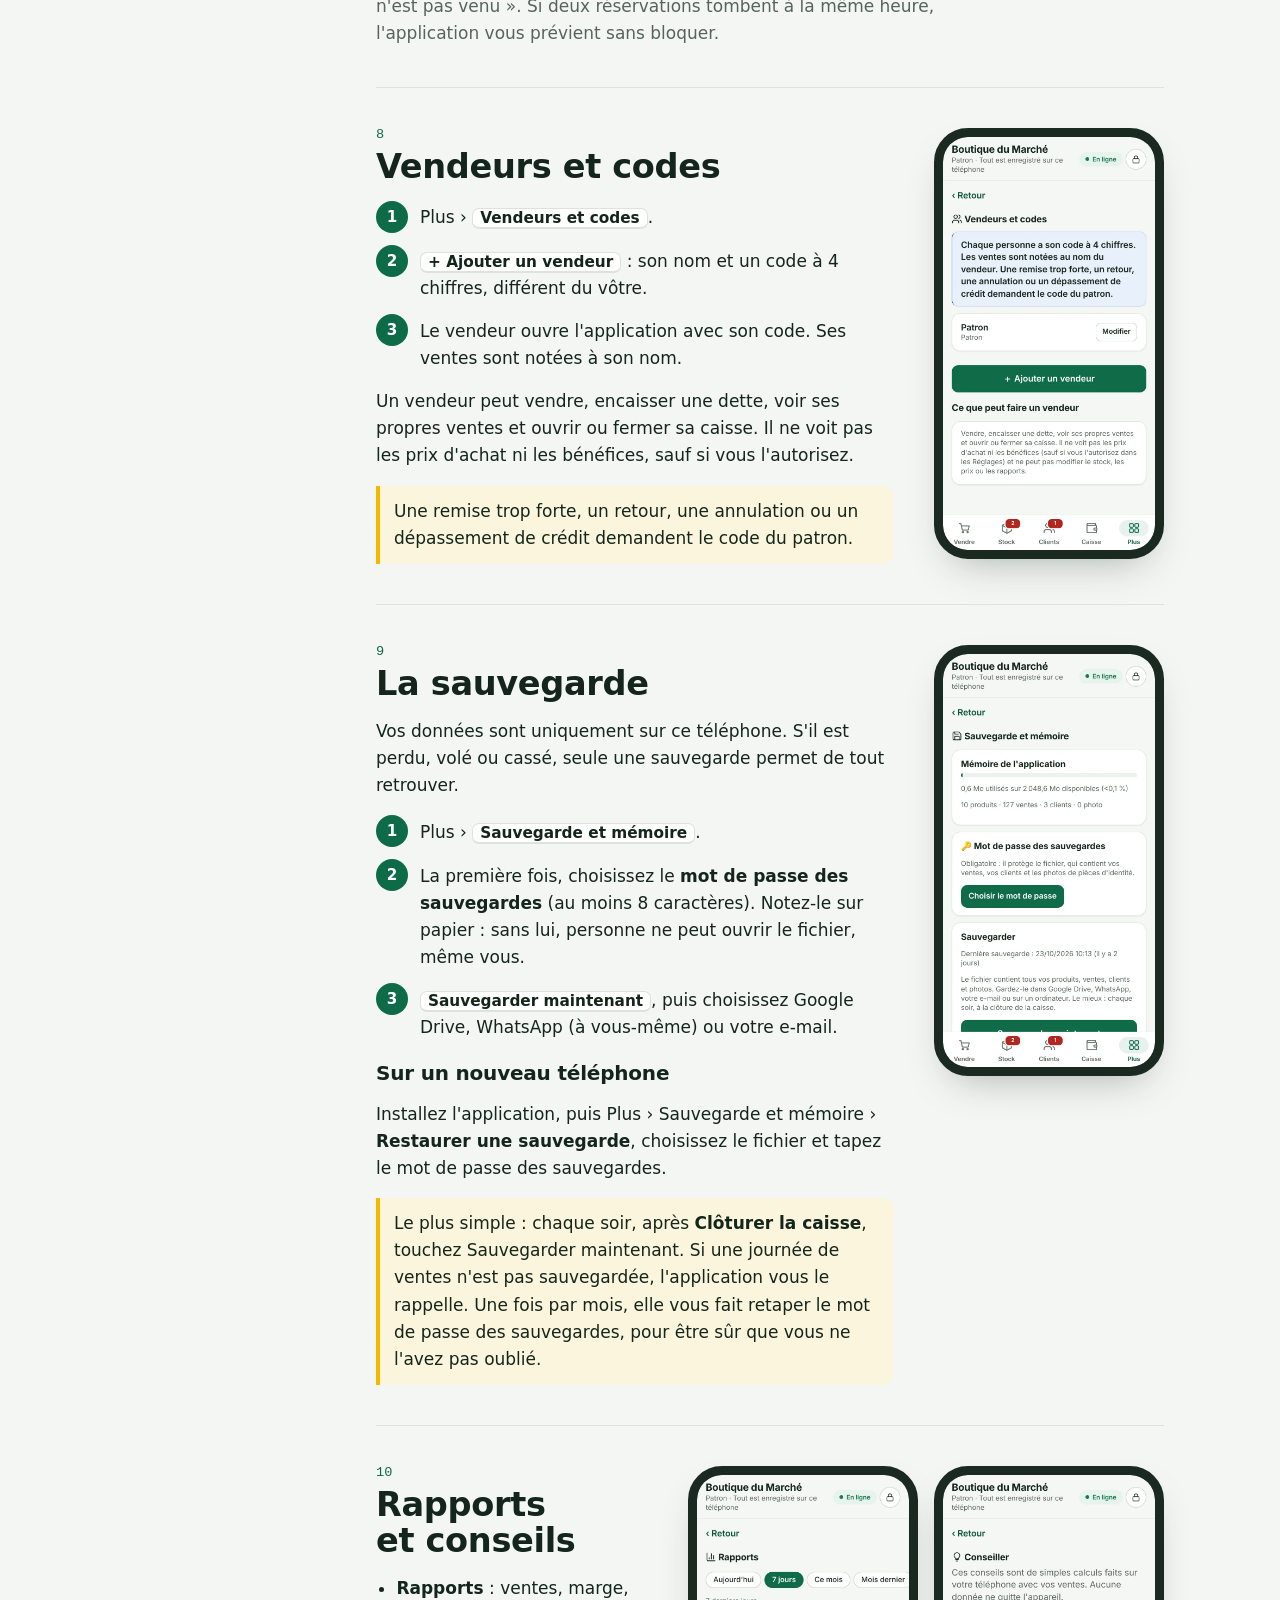
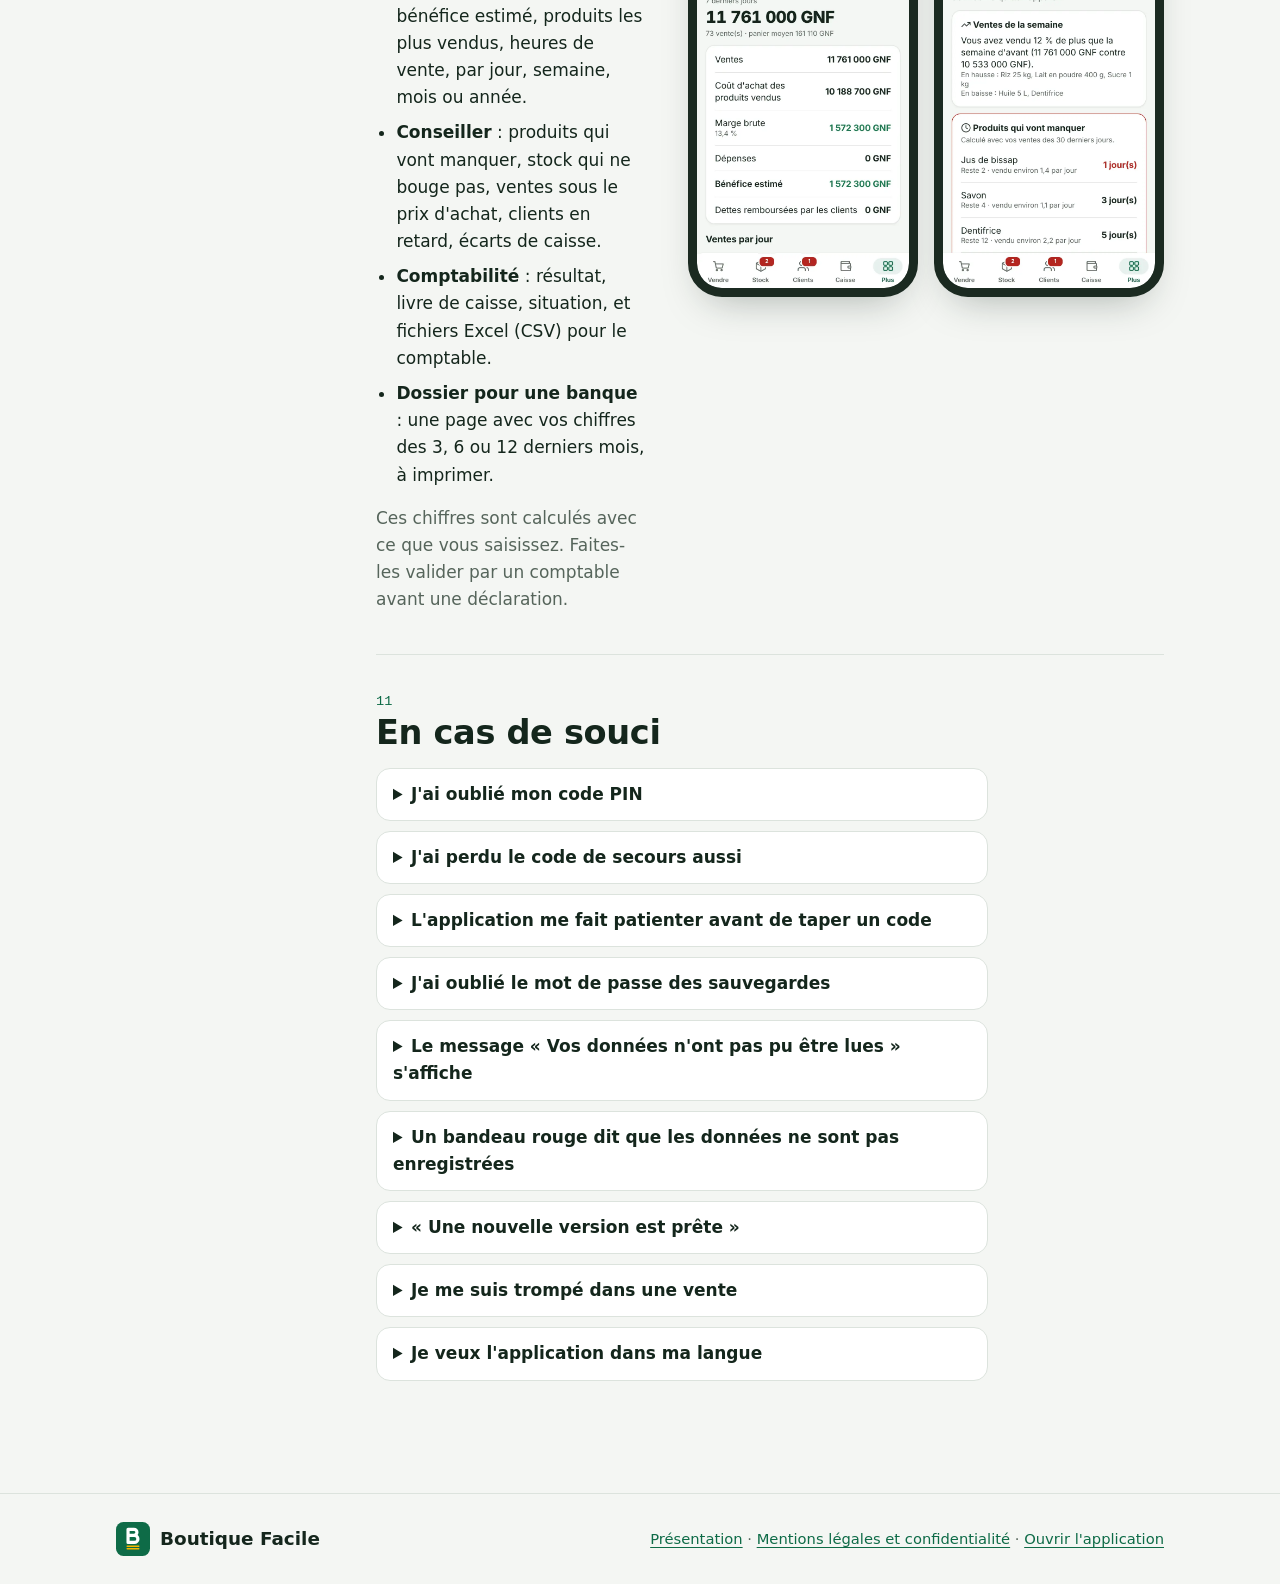
<file: guide.html>
<!DOCTYPE html>
<html lang="fr"><head><meta charset="utf-8">
<meta name="viewport" content="width=device-width, initial-scale=1, viewport-fit=cover">
<meta name="theme-color" content="#F4F6F3"><link rel="icon" type="image/png" href="icon-192.png">
<title>Guide Boutique Facile</title>
<meta name="description" content="Guide d'utilisation de Boutique Facile : installer, vendre, gérer le stock, les dettes des clients et la caisse.">
<style>
/* Pages d'accompagnement (présentation, guide) : mêmes couleurs que l'application.
   Mise en page : colonne de lecture étroite, captures d'écran dans un cadre de téléphone à côté du texte. */
:root{
 --paper:#F4F6F3;--card:#FFFFFF;--ink:#14261C;--mut:#56655B;--line:#DCE3DD;
 --green:#0E6B47;--green-d:#0A5237;--on-green:#FFFFFF;--tint:#E4F1EA;
 --amber:#F5B800;--amber-ink:#4A3800;--amber-l:#FCF5DD;--red:#B3261E;
 --frame:#1B2A21;--shadow:0 18px 40px -18px rgba(20,38,28,.35);
 --f-display:"Archivo","Arial Narrow",system-ui,sans-serif;
 --f-body:"Atkinson Hyperlegible",system-ui,-apple-system,"Segoe UI",Roboto,Arial,sans-serif;
 --f-mono:"IBM Plex Mono",ui-monospace,"SFMono-Regular",Menlo,Consolas,monospace;
}
@media (prefers-color-scheme:dark){:root:not([data-theme="light"]){
 --paper:#0E1611;--card:#15211A;--ink:#E6EEE8;--mut:#9BAEA1;--line:#26362C;
 --green:#45B783;--green-d:#2F9466;--on-green:#06140C;--tint:#163024;
 --amber:#F5B800;--amber-ink:#2A2000;--amber-l:#2C2610;--red:#F2867E;
 --frame:#05090A;--shadow:0 18px 40px -18px rgba(0,0,0,.7);color-scheme:dark}}
:root[data-theme="dark"]{
 --paper:#0E1611;--card:#15211A;--ink:#E6EEE8;--mut:#9BAEA1;--line:#26362C;
 --green:#45B783;--green-d:#2F9466;--on-green:#06140C;--tint:#163024;
 --amber:#F5B800;--amber-ink:#2A2000;--amber-l:#2C2610;--red:#F2867E;
 --frame:#05090A;--shadow:0 18px 40px -18px rgba(0,0,0,.7);color-scheme:dark}

*{box-sizing:border-box}
html{scroll-behavior:smooth;scroll-padding-top:calc(env(safe-area-inset-top,0px) + 72px);-webkit-text-size-adjust:100%}
@media (prefers-reduced-motion:reduce){html{scroll-behavior:auto}*{transition:none!important;animation:none!important}}
body{margin:0;background:var(--paper);color:var(--ink);font:400 1.0625rem/1.6 var(--f-body);-webkit-font-smoothing:antialiased}
img{max-width:100%;height:auto;display:block}
a{color:var(--green);text-underline-offset:3px}
a:focus-visible,button:focus-visible{outline:3px solid var(--amber);outline-offset:3px;border-radius:6px}
h1,h2,h3{font-family:var(--f-display);font-stretch:85%;line-height:1.08;text-wrap:balance;margin:0;letter-spacing:-.01em}
h1{font-size:clamp(2.3rem,7vw,4rem);font-weight:850}
h2{font-size:clamp(1.7rem,4.4vw,2.4rem);font-weight:800}
h3{font-size:1.25rem;font-weight:750;font-stretch:90%}
p{margin:0}
.wrap{max-width:1080px;margin:0 auto;padding-left:max(16px,env(safe-area-inset-left,0px));padding-right:max(16px,env(safe-area-inset-right,0px))}
.eyebrow{font-family:var(--f-display);font-stretch:100%;font-weight:700;font-size:.8rem;letter-spacing:.12em;text-transform:uppercase;color:var(--green)}
.lead{font-size:1.2rem;color:var(--mut);max-width:34em}
.mut{color:var(--mut)}
.small{font-size:.92rem}

/* barre du haut */
body::before{content:"";position:fixed;inset:0 0 auto;height:env(safe-area-inset-top,0px);z-index:10;background:var(--paper)}
.top{position:sticky;top:env(safe-area-inset-top,0px);z-index:9;background:var(--paper);background:color-mix(in srgb,var(--paper) 92%,transparent);backdrop-filter:blur(8px);border-bottom:1px solid var(--line)}
.top .wrap{display:flex;align-items:center;justify-content:space-between;gap:12px;padding-block:10px}
.brand{display:flex;align-items:center;gap:10px;color:var(--ink);text-decoration:none;font-family:var(--f-display);font-weight:800;font-stretch:90%;font-size:1.15rem}
.brand svg{width:34px;height:34px;flex:none}
.brand span{white-space:nowrap}
.top nav{display:flex;gap:6px;align-items:center;flex-wrap:wrap;justify-content:flex-end}
.top nav a{font-weight:700;text-decoration:none;padding:8px 10px;border-radius:999px;font-size:.95rem}
.top nav a:hover{background:var(--tint)}
@media (max-width:560px){.top nav a:not(:last-child){display:none}}

/* boutons */
.btn{display:inline-flex;align-items:center;justify-content:center;gap:8px;min-height:52px;padding:0 22px;border-radius:14px;font:700 1.05rem/1 var(--f-body);text-decoration:none;border:2px solid transparent;transition:transform .15s ease,background .15s ease}
.btn:hover{transform:translateY(-1px)}
.btn.pri{background:var(--green);color:var(--on-green)}
.btn.pri:hover{background:var(--green-d)}
.btn.sec{border-color:var(--line);color:var(--ink);background:var(--card)}
.btns{display:flex;flex-wrap:wrap;gap:12px}

/* cadre de téléphone autour d'une capture */
.phone{width:270px;max-width:100%;border:9px solid var(--frame);border-radius:34px;background:var(--frame);box-shadow:var(--shadow);overflow:hidden;flex:none}
.phone img{border-radius:24px}
.phone.sm{width:230px}

/* reçu imprimé (format réel des reçus de l'application) */
.receipt{font-family:var(--f-mono);font-size:.8rem;line-height:1.5;background:#FFFEF8;color:#1E241F;width:250px;padding:16px 16px 22px;box-shadow:var(--shadow);border-radius:4px 4px 0 0;position:relative;font-variant-numeric:tabular-nums}
.receipt::after{content:"";position:absolute;left:0;right:0;bottom:-10px;height:10px;background:linear-gradient(-45deg,transparent 7px,#FFFEF8 0) 0 0/14px 10px,linear-gradient(45deg,transparent 7px,#FFFEF8 0) 0 0/14px 10px}
.receipt .c{text-align:center}
.receipt hr{border:0;border-top:1px dashed #9AA49C;margin:8px 0}
.receipt .r{display:flex;justify-content:space-between;gap:10px}
.receipt .r span:first-child{min-width:0}
.receipt b{font-weight:500}
.receipt .tt{font-size:.92rem;font-weight:500}
.receipt .chg{background:#FFE9A3;margin:6px -6px 0;padding:2px 6px}

/* pied de page */
.foot{border-top:1px solid var(--line);margin-top:72px}
.foot .wrap{padding-block:28px;display:flex;flex-wrap:wrap;gap:12px 24px;justify-content:space-between;align-items:center}
.url{font-family:var(--f-mono);font-size:.9rem;word-break:break-all;background:var(--card);border:1px solid var(--line);padding:6px 10px;border-radius:8px;user-select:all}

/* guide : sommaire collant à gauche sur grand écran, sections texte + captures */
.intro .wrap{padding-block:44px 8px;display:grid;gap:16px;max-width:1080px}
.layout{display:grid;grid-template-columns:220px minmax(0,1fr);gap:40px;align-items:start}
.toc{position:sticky;top:calc(env(safe-area-inset-top,0px) + 76px);padding-block:24px}
.toc p{font-family:var(--f-display);font-weight:700;font-size:.8rem;letter-spacing:.12em;text-transform:uppercase;color:var(--mut);margin-bottom:8px}
.toc ol{list-style:none;margin:0;padding:0;display:grid;gap:2px;counter-reset:t}
.toc a{display:flex;gap:10px;align-items:baseline;text-decoration:none;color:var(--ink);padding:6px 10px;border-radius:10px;font-size:.98rem}
.toc a::before{counter-increment:t;content:counter(t);font-family:var(--f-mono);font-size:.8rem;color:var(--green);min-width:1.4em}
.toc a:hover{background:var(--tint)}
.gsec{display:grid;grid-template-columns:minmax(0,1fr) auto;gap:24px 40px;padding-block:40px;border-top:1px solid var(--line);align-items:start}
.gsec:first-child{border-top:0}
.gsec .txt{display:grid;gap:16px;min-width:0;max-width:36em}
.gsec h2{font-size:clamp(1.6rem,4vw,2.1rem)}
.gsec h2 small{display:block;font-family:var(--f-mono);font-size:.85rem;font-weight:500;color:var(--green);letter-spacing:0;margin-bottom:6px}
.gsec h3{margin-top:6px}
.figs{display:flex;gap:16px;flex-wrap:wrap;justify-content:center}
.figs figure{margin:0;display:grid;gap:8px;justify-items:center}
.figs figcaption{font-size:.85rem;color:var(--mut);text-align:center;max-width:210px}
.steps{list-style:none;margin:0;padding:0;display:grid;gap:12px;counter-reset:s}
.steps li{position:relative;padding:.2rem 0 0 2.75rem;min-height:2rem}
.steps li::before{counter-increment:s;content:counter(s);position:absolute;left:0;top:0;display:grid;place-items:center;width:2rem;height:2rem;border-radius:50%;background:var(--green);color:var(--on-green);font:700 .95rem var(--f-body)}
.dots{margin:0;padding-left:1.2em;display:grid;gap:8px}
.tip{background:var(--amber-l);border-left:4px solid var(--amber);padding:12px 14px;border-radius:0 12px 12px 0}
.tip.r{background:var(--card);background:color-mix(in srgb,var(--red) 10%,var(--card));border-left-color:var(--red)}
.key{display:inline-block;font:700 .9em var(--f-body);background:var(--card);border:1px solid var(--line);border-bottom-width:2px;border-radius:7px;padding:0 7px;white-space:nowrap}
.faq{display:grid;gap:10px}
.faq details{background:var(--card);border:1px solid var(--line);border-radius:14px;padding:12px 16px}
.faq summary{font-weight:700;cursor:pointer}
.faq details p{margin-top:8px}
@media (max-width:900px){
 .layout{grid-template-columns:minmax(0,1fr);gap:0}
 .toc{position:static;padding-block:16px 0}
 .toc ol{grid-template-columns:repeat(2,minmax(0,1fr))}
 .gsec{grid-template-columns:minmax(0,1fr)}
 .phone.sm{width:200px}
}
</style></head>
<body>
<div class="top"><div class="wrap"><a class="brand" href="decouvrir.html"><svg xmlns="http://www.w3.org/2000/svg" viewBox="0 0 256 256" class="lgi" aria-hidden="true" focusable="false"><rect width="256" height="256" rx="56.01" fill="#0E6B47"/><g transform="translate(78.74 43.01) scale(0.52)" fill="none" stroke-linecap="round" stroke-linejoin="round"><path d="M23,213V23H108.1A43.7,43.7 0 0 1 108.1,110.4H23M23,110.4H114.5A51.3,51.3 0 0 1 114.5,213H23" stroke="#FFFFFF" stroke-width="46"/><path d="M9.5,268.5H179.3M9.5,304.5H179.3" stroke="#F5B800" stroke-width="19"/></g></svg><span>Boutique Facile</span></a><nav><a href="decouvrir.html">Présentation</a><a href="https://boutiquefacile.app/">Ouvrir l'application</a></nav></div></div>

<section class="intro"><div class="wrap">
 <p class="eyebrow">Guide d'utilisation</p>
 <h1>Bien démarrer avec Boutique Facile</h1>
 <p class="lead">Chaque partie se lit seule. Les images montrent une boutique d'exemple ; chez vous, vous verrez vos produits et vos clients.</p>
</div></section>

<div class="wrap layout">
<nav class="toc" aria-label="Sommaire"><p>Sommaire</p><ol>
 <li><a href="#installer">Installer</a></li><li><a href="#demarrer">Premier démarrage</a></li><li><a href="#vendre">Vendre</a></li><li><a href="#credit">Crédit et dettes</a></li><li><a href="#stock">Stock</a></li><li><a href="#caisse">Caisse</a></li><li><a href="#reservations">Salons et spas</a></li><li><a href="#vendeurs">Vendeurs et codes</a></li><li><a href="#sauvegarde">Sauvegarde</a></li><li><a href="#chiffres">Rapports</a></li><li><a href="#aide">En cas de souci</a></li>
</ol></nav>

<main>
<section class="gsec" id="installer">
 <div class="txt">
  <h2><small>1</small>Installer l'application</h2>
  <p>Boutique Facile s'installe depuis son lien, sans passer par un magasin d'applications.</p>
  <p class="url">https://boutiquefacile.app/</p>
  <h3>Sur Android</h3>
  <ol class="steps"><li>Ouvrez le lien dans Chrome.</li><li>Touchez <span class="key">Installer l'application</span>. Si le bouton n'apparaît pas : menu ⋮, puis <span class="key">Ajouter à l'écran d'accueil</span>.</li><li>Ouvrez Boutique Facile depuis l'écran d'accueil.</li></ol>
  <h3>Sur iPhone</h3>
  <ol class="steps"><li>Ouvrez le lien dans Safari.</li><li>Touchez <span class="key">Partager</span>, puis <span class="key">Sur l'écran d'accueil</span>.</li><li>Ouvrez Boutique Facile depuis l'écran d'accueil.</li></ol>
  <p class="tip">Après la première ouverture, l'application marche sans internet.</p>
 </div>
</section>

<section class="gsec" id="demarrer">
 <div class="txt">
  <h2><small>2</small>Premier démarrage</h2>
  <ol class="steps">
   <li><div><b>Créez votre code PIN</b> à 4 chiffres. C'est le code du patron : il ouvre l'application et autorise les actions sensibles.</div></li>
   <li><div><b>Notez le code de secours</b> à 8 chiffres sur papier. Il n'est affiché qu'une fois. Il sert si vous oubliez votre code PIN.</div></li>
   <li><div><b>Présentez votre commerce</b> : nom, activité (boutique, pharmacie, quincaillerie, salon, spa…), téléphone. L'application s'adapte à l'activité choisie. Choisissez de commencer avec un stock vide ou d'essayer avec des produits d'exemple.</div></li>
  </ol>
  <p class="tip">Les dates de péremption s'activent pour toute boutique : Plus › Réglages › <b>Dates de péremption</b>. Choisir « Pharmacie » les active aussi, avec les ordonnances et les médicaments équivalents.</p>
  <p class="tip">Mettez aussi un code de verrouillage sur le téléphone lui-même : c'est lui qui protège vraiment vos données si le téléphone est volé.</p>
  <p class="mut">L'application redemande le code quand elle reste fermée plus de 2 minutes, ou quand personne ne touche l'écran pendant 5 minutes (durée à choisir dans les Réglages). Le cadenas en haut à droite la verrouille tout de suite.</p>
 </div>
 <div class="figs">
  <figure><div class="phone sm"><img loading="lazy" src="captures/secours.webp" width="780" height="1520" alt="Écran du code de secours à 8 chiffres"></div><figcaption>Le code de secours, à noter</figcaption></figure>
  <figure><div class="phone sm"><img loading="lazy" src="captures/bienvenue.webp" width="780" height="1520" alt="Écran Bienvenue : nom du commerce, type, téléphone"></div><figcaption>Présenter le commerce</figcaption></figure>
 </div>
</section>

<section class="gsec" id="vendre">
 <div class="txt">
  <h2><small>3</small>Vendre</h2>
  <ol class="steps">
   <li><div><b>Touchez un produit</b> pour en ajouter un au panier. Restez appuyé pour taper une quantité ou choisir un format (carton, boîte…).</div></li>
   <li><div><b>Touchez le mode de paiement</b> : <span class="key">Espèces</span>, <span class="key">Mobile Money</span> ou <span class="key">À crédit</span>.</div></li>
   <li><div><b>Tapez ce que le client donne.</b> La monnaie à rendre s'affiche. Les gros billets les plus probables sont proposés en un geste.</div></li>
   <li><div><b>Touchez <span class="key">Valider la vente</span>.</b> Le stock est mis à jour et le client suivant peut être servi.</div></li>
  </ol>
  <h3>Pendant la vente</h3>
  <ul class="dots">
   <li>Dans le panier, touchez un article pour en retirer un. <span class="key">✎ Modifier</span> change la quantité ou le prix. Changer un prix demande le code du patron : un vendeur ne négocie jamais un prix seul.</li>
   <li><span class="key">Mettre en attente</span> met le panier de côté pour servir un autre client. Touchez-le en haut de l'écran pour le reprendre.</li>
   <li><span class="key">+ Remise</span> accorde une remise en % ou en GNF. Une remise demande le code du patron. Dans les Réglages, le patron peut autoriser ses vendeurs à en accorder une petite (par exemple 10 %).</li>
   <li>Si le client donne moins que le total, choisissez où va le reste : à crédit, Orange Money, MTN MoMo. <span class="key">Répartir autrement</span> permet de mélanger les paiements.</li>
   <li>Mobile Money : vous pouvez noter le numéro de transaction ou coller le SMS reçu. L'application vérifie le montant et signale un numéro déjà utilisé. Avec le SMS « reception de » d'Orange Money, elle lit aussi l'heure du paiement, et prévient si c'est un SMS d'envoi ou un paiement d'un autre jour.</li>
   <li>Codes-barres : tapez le code, utilisez une douchette, ou touchez l'appareil photo à côté de la recherche.</li>
  </ul>
  <h3>Après la vente</h3>
  <p>Une barre en bas rappelle la monnaie à rendre. <span class="key">Reçu</span> envoie le reçu par WhatsApp ou SMS, ou l'imprime. <span class="key">Annuler</span> défait la vente pendant 5 minutes ; plus tard, passez par <b>Plus › Ventes</b> (code du patron).</p>
 </div>
 <div class="figs">
  <figure><div class="phone sm"><img loading="lazy" src="captures/panier.webp" width="780" height="1520" alt="Écran Vendre avec le panier"></div><figcaption>Produits et panier</figcaption></figure>
  <figure><div class="phone sm"><img loading="lazy" src="captures/encaisser.webp" width="780" height="1520" alt="Écran Encaisser avec la monnaie à rendre"></div><figcaption>Le client donne 750 000 : on rend 50 000</figcaption></figure>
 </div>
</section>

<section class="gsec" id="credit">
 <div class="txt">
  <h2><small>4</small>Ventes à crédit et dettes</h2>
  <ol class="steps">
   <li><div>Dans le panier, touchez <span class="key">À crédit</span>.</div></li>
   <li><div>Écrivez le <b>nom du client</b> ou touchez un client récent. Ajoutez son téléphone et la date d'échéance.</div></li>
   <li><div>Si le client paie une partie maintenant, tapez-la : le reste devient sa dette.</div></li>
  </ol>
  <p>La pièce d'identité et sa photo sont facultatives. Elles ne sont enregistrées que si vous cochez l'accord du client.</p>
  <h3>Onglet Clients</h3>
  <ul class="dots">
   <li>Le total que les clients vous doivent est en haut. Les retards sont en rouge.</li>
   <li><span class="key">Encaisser</span> : notez un paiement (espèces, Orange Money, MTN MoMo). L'application propose d'envoyer un reçu.</li>
   <li><span class="key">Relancer</span> : un message poli est déjà écrit, vous l'envoyez par WhatsApp ou SMS.</li>
   <li>Dans la fiche du client, fixez un <b>plafond de crédit</b>. Au-delà, le code du patron est demandé.</li>
  </ul>
 </div>
 <div class="figs">
  <figure><div class="phone sm"><img loading="lazy" src="captures/clients.webp" width="780" height="1520" alt="Onglet Clients avec les dettes"></div><figcaption>Qui doit combien</figcaption></figure>
  <figure><div class="phone sm"><img loading="lazy" src="captures/relance.webp" width="780" height="1520" alt="Message de relance prêt à envoyer"></div><figcaption>Relance prête à envoyer</figcaption></figure>
 </div>
</section>

<section class="gsec" id="stock">
 <div class="txt">
  <h2><small>5</small>Le stock</h2>
  <h3>Ajouter un produit</h3>
  <ol class="steps"><li>Onglet Stock, <span class="key">+ Ajouter un produit</span>.</li><li>Nom, prix d'achat, prix de vente et quantité en stock.</li><li><span class="key">Enregistrer</span>.</li></ol>
  <p class="mut">« Plus d'options » ajoute un code-barres, un prix de gros, des formats (carton, boîte), le seuil d'alerte, le fournisseur.</p>
  <h3>Faire vivre le stock</h3>
  <ul class="dots">
   <li><span class="key">+ Stock</span> enregistre la marchandise reçue (un achat). Le prix d'achat moyen se recalcule.</li>
   <li><span class="key">Modifier › Corriger le stock</span> : tapez la quantité comptée et le motif (casse, vol, périmé…).</li>
   <li><span class="key">Inventaire</span> : comptez les étagères, l'application montre les écarts avant de les appliquer.</li>
   <li><span class="key">Prix en bloc</span> : augmentez une catégorie de quelques %, avec retour arrière possible.</li>
   <li><b>À recommander</b> : les quantités proposées couvrent environ deux semaines de ventes. La commande part au fournisseur par WhatsApp.</li>
  </ul>
  <p class="tip">Seul le patron peut modifier le stock et les prix.</p>
 </div>
 <div class="figs">
  <figure><div class="phone sm"><img loading="lazy" src="captures/produit.webp" width="780" height="1520" alt="Formulaire Nouveau produit"></div><figcaption>Nouveau produit</figcaption></figure>
  <figure><div class="phone sm"><img loading="lazy" src="captures/recommander.webp" width="780" height="1520" alt="Produits à recommander"></div><figcaption>La commande au fournisseur</figcaption></figure>
 </div>
</section>

<section class="gsec" id="caisse">
 <div class="txt">
  <h2><small>6</small>La caisse du jour</h2>
  <ol class="steps">
   <li><div><b>Le matin</b>, onglet Caisse, <span class="key">Ouvrir la caisse</span> : notez l'argent du tiroir et vos soldes Orange Money et MTN MoMo.</div></li>
   <li><div><b>Dans la journée</b>, vendez normalement. Notez les dépenses avec <span class="key">Dépense</span> (loyer, transport, électricité…).</div></li>
   <li><div><b>Le soir</b>, <span class="key">Clôturer la caisse</span> : comptez l'argent. L'application compare avec ce qui est attendu et montre l'écart. Le patron peut ensuite envoyer la sauvegarde du jour en un geste.</div></li>
  </ol>
  <p><span class="key">Envoyer le résumé du jour</span> partage les ventes, les paiements et les produits à recommander par WhatsApp.</p>
  <p class="mut">Dans les Réglages, vous pouvez obliger à ouvrir la caisse avant de vendre. Le module « Agent Mobile Money » suit aussi les dépôts, retraits et commissions.</p>
 </div>
 <div class="figs">
  <figure><div class="phone sm"><img loading="lazy" src="captures/caisse.webp" width="780" height="1520" alt="Onglet Caisse, caisse ouverte"></div><figcaption>Caisse ouverte</figcaption></figure>
  <figure><div class="phone sm"><img loading="lazy" src="captures/cloture.webp" width="780" height="1520" alt="Clôture de caisse avec un écart de moins 5 000 GNF"></div><figcaption>Il manque 5 000 GNF</figcaption></figure>
 </div>
</section>

<section class="gsec" id="reservations">
 <div class="txt">
  <h2><small>7</small>Salons et spas : prestations et réservations</h2>
  <p>Au démarrage, choisissez « Salon de coiffure, de beauté, maquillage » ou « Spa, institut, massage ». Une autre activité peut activer la même option : Plus › Réglages › <b>Prestations et réservations</b>.</p>
  <h3>Les prestations</h3>
  <ol class="steps"><li>Onglet Stock, <span class="key">+ Ajouter un produit</span>.</li><li>Cochez <b>C'est une prestation</b>, puis écrivez le nom, le prix et la durée.</li><li><span class="key">Enregistrer</span>. La prestation se vend comme un produit, sans stock à suivre.</li></ol>
  <p class="mut">Les produits que vous vendez en plus (crèmes, mèches, huiles) restent des produits normaux, avec leur stock.</p>
  <h3>Les réservations</h3>
  <ol class="steps">
   <li><div>Plus › <span class="key">Réservations</span>, puis <span class="key">+ Nouvelle réservation</span>.</div></li>
   <li><div>Notez le <b>nom du client</b>, son téléphone, le jour, l'heure et les prestations demandées.</div></li>
   <li><div>La veille, touchez <span class="key">Ouvrir</span> : un rappel est déjà écrit, vous l'envoyez par WhatsApp ou SMS.</div></li>
   <li><div>Quand le client est là, touchez <span class="key">Client arrivé</span> : ses prestations vont dans le panier, il reste à encaisser.</div></li>
  </ol>
  <h3>L'acompte (facultatif)</h3>
  <p>Si le client verse une avance en réservant, notez-la dans <b>Acompte reçu</b> (espèces, Orange Money ou MTN MoMo). Elle entre dans la caisse ce jour-là. Quand le client vient, elle est déduite toute seule : il ne paie que le reste.</p>
  <p class="tip">Si la réservation est annulée ou si le client ne vient pas, l'application demande ce que devient l'acompte : vous le rendez, en espèces ou par Mobile Money au choix, ou vous le gardez.</p>
  <p class="mut">Acompte mal saisi ? Ouvrez la réservation et touchez « Acompte saisi par erreur : le corriger » (code du patron). L'application écrit la ligne inverse : rien n'est effacé et la caisse redevient juste. Notez ensuite le bon montant avec « Modifier ».</p>
  <p class="mut">Si le client ne vient pas, ouvrez la réservation et touchez « Le client n'est pas venu ». Si deux réservations tombent à la même heure, l'application vous prévient sans bloquer.</p>
 </div>
</section>

<section class="gsec" id="vendeurs">
 <div class="txt">
  <h2><small>8</small>Vendeurs et codes</h2>
  <ol class="steps"><li>Plus › <span class="key">Vendeurs et codes</span>.</li><li><span class="key">+ Ajouter un vendeur</span> : son nom et un code à 4 chiffres, différent du vôtre.</li><li>Le vendeur ouvre l'application avec son code. Ses ventes sont notées à son nom.</li></ol>
  <p>Un vendeur peut vendre, encaisser une dette, voir ses propres ventes et ouvrir ou fermer sa caisse. Il ne voit pas les prix d'achat ni les bénéfices, sauf si vous l'autorisez.</p>
  <p class="tip">Une remise trop forte, un retour, une annulation ou un dépassement de crédit demandent le code du patron.</p>
 </div>
 <div class="figs"><figure><div class="phone sm"><img loading="lazy" src="captures/vendeurs.webp" width="780" height="1520" alt="Écran Vendeurs et codes"></div></figure></div>
</section>

<section class="gsec" id="sauvegarde">
 <div class="txt">
  <h2><small>9</small>La sauvegarde</h2>
  <p>Vos données sont uniquement sur ce téléphone. S'il est perdu, volé ou cassé, seule une sauvegarde permet de tout retrouver.</p>
  <ol class="steps">
   <li><div>Plus › <span class="key">Sauvegarde et mémoire</span>.</div></li>
   <li><div>La première fois, choisissez le <b>mot de passe des sauvegardes</b> (au moins 8 caractères). Notez-le sur papier : sans lui, personne ne peut ouvrir le fichier, même vous.</div></li>
   <li><div><span class="key">Sauvegarder maintenant</span>, puis choisissez Google Drive, WhatsApp (à vous-même) ou votre e-mail.</div></li>
  </ol>
  <h3>Sur un nouveau téléphone</h3>
  <p>Installez l'application, puis Plus › Sauvegarde et mémoire › <b>Restaurer une sauvegarde</b>, choisissez le fichier et tapez le mot de passe des sauvegardes.</p>
  <p class="tip">Le plus simple : chaque soir, après <b>Clôturer la caisse</b>, touchez Sauvegarder maintenant. Si une journée de ventes n'est pas sauvegardée, l'application vous le rappelle. Une fois par mois, elle vous fait retaper le mot de passe des sauvegardes, pour être sûr que vous ne l'avez pas oublié.</p>
 </div>
 <div class="figs"><figure><div class="phone sm"><img loading="lazy" src="captures/sauvegarde.webp" width="780" height="1520" alt="Écran Sauvegarde et mémoire"></div></figure></div>
</section>

<section class="gsec" id="chiffres">
 <div class="txt">
  <h2><small>10</small>Rapports et conseils</h2>
  <ul class="dots">
   <li><b>Rapports</b> : ventes, marge, bénéfice estimé, produits les plus vendus, heures de vente, par jour, semaine, mois ou année.</li>
   <li><b>Conseiller</b> : produits qui vont manquer, stock qui ne bouge pas, ventes sous le prix d'achat, clients en retard, écarts de caisse.</li>
   <li><b>Comptabilité</b> : résultat, livre de caisse, situation, et fichiers Excel (CSV) pour le comptable.</li>
   <li><b>Dossier pour une banque</b> : une page avec vos chiffres des 3, 6 ou 12 derniers mois, à imprimer.</li>
  </ul>
  <p class="mut">Ces chiffres sont calculés avec ce que vous saisissez. Faites-les valider par un comptable avant une déclaration.</p>
 </div>
 <div class="figs">
  <figure><div class="phone sm"><img loading="lazy" src="captures/rapports.webp" width="780" height="1520" alt="Écran Rapports"></div></figure>
  <figure><div class="phone sm"><img loading="lazy" src="captures/conseiller.webp" width="780" height="1520" alt="Écran Conseiller"></div></figure>
 </div>
</section>

<section class="gsec" id="aide">
 <div class="txt">
  <h2><small>11</small>En cas de souci</h2>
  <div class="faq">
   <details><summary>J'ai oublié mon code PIN</summary><p>Sur l'écran du code, touchez « Code oublié ? » et tapez le code de secours à 8 chiffres. Vous créez ensuite un nouveau code, sans perdre vos données.</p></details>
   <details><summary>J'ai perdu le code de secours aussi</summary><p>Il faut réinstaller l'application puis restaurer votre dernière sauvegarde. D'où l'importance de la sauvegarde de chaque soir.</p></details>
   <details><summary>L'application me fait patienter avant de taper un code</summary><p>Après 5 codes faux en une journée, la saisie est bloquée un moment : 30 secondes, puis 1 minute, 2 minutes, puis 5 minutes à chaque nouvelle erreur. C'est ce qui empêche quelqu'un de deviner votre code. Le code du patron remet le compteur à zéro, et le patron voit à sa prochaine ouverture combien de codes faux ont été tapés. Si vous avez oublié votre code, touchez « Code oublié ? ».</p></details>
   <details><summary>J'ai oublié le mot de passe des sauvegardes</summary><p>Les sauvegardes déjà faites ne peuvent plus être ouvertes. Tant que vos données sont sur ce téléphone, choisissez un nouveau mot de passe (Plus › Sauvegarde et mémoire › Changer) et refaites une sauvegarde tout de suite.</p></details>
   <details><summary>Le message « Vos données n'ont pas pu être lues » s'affiche</summary><p>Le téléphone n'a pas réussi à lire la mémoire. Rien n'est effacé et rien n'est écrit tant que le problème dure. Fermez complètement l'application et rouvrez-la. Si cela continue, redémarrez le téléphone ou restaurez une sauvegarde.</p></details>
   <details><summary>Un bandeau rouge dit que les données ne sont pas enregistrées</summary><p>La mémoire du téléphone est pleine ou bloquée. Faites une sauvegarde tout de suite, puis libérez de la place (photos, vidéos).</p></details>
   <details><summary>« Une nouvelle version est prête »</summary><p>Fermez l'application et rouvrez-la pour utiliser la nouvelle version. Vos données restent en place.</p></details>
   <details><summary>Je me suis trompé dans une vente</summary><p>Juste après la vente, touchez « Annuler » dans la barre du bas. Plus tard : Plus › Ventes, touchez la vente, puis « Annuler la vente » ou « Retour / échange » (code du patron).</p></details>
   <details><summary>Je veux l'application dans ma langue</summary><p>Plus › Langue › Ajouter une langue. Les textes se traduisent un par un, ou par un fichier que vous faites remplir par un proche puis importez.</p></details>
  </div>
 </div>
</section>
</main>
</div>

<footer class="foot"><div class="wrap"><a class="brand" href="decouvrir.html"><svg xmlns="http://www.w3.org/2000/svg" viewBox="0 0 256 256" class="lgi" aria-hidden="true" focusable="false"><rect width="256" height="256" rx="56.01" fill="#0E6B47"/><g transform="translate(78.74 43.01) scale(0.52)" fill="none" stroke-linecap="round" stroke-linejoin="round"><path d="M23,213V23H108.1A43.7,43.7 0 0 1 108.1,110.4H23M23,110.4H114.5A51.3,51.3 0 0 1 114.5,213H23" stroke="#FFFFFF" stroke-width="46"/><path d="M9.5,268.5H179.3M9.5,304.5H179.3" stroke="#F5B800" stroke-width="19"/></g></svg><span>Boutique Facile</span></a><span class="mut small"><a href="decouvrir.html">Présentation</a> · <a href="mentions.html">Mentions légales et confidentialité</a> · <a href="https://boutiquefacile.app/">Ouvrir l'application</a></span></div></footer>
</body></html>
</file>
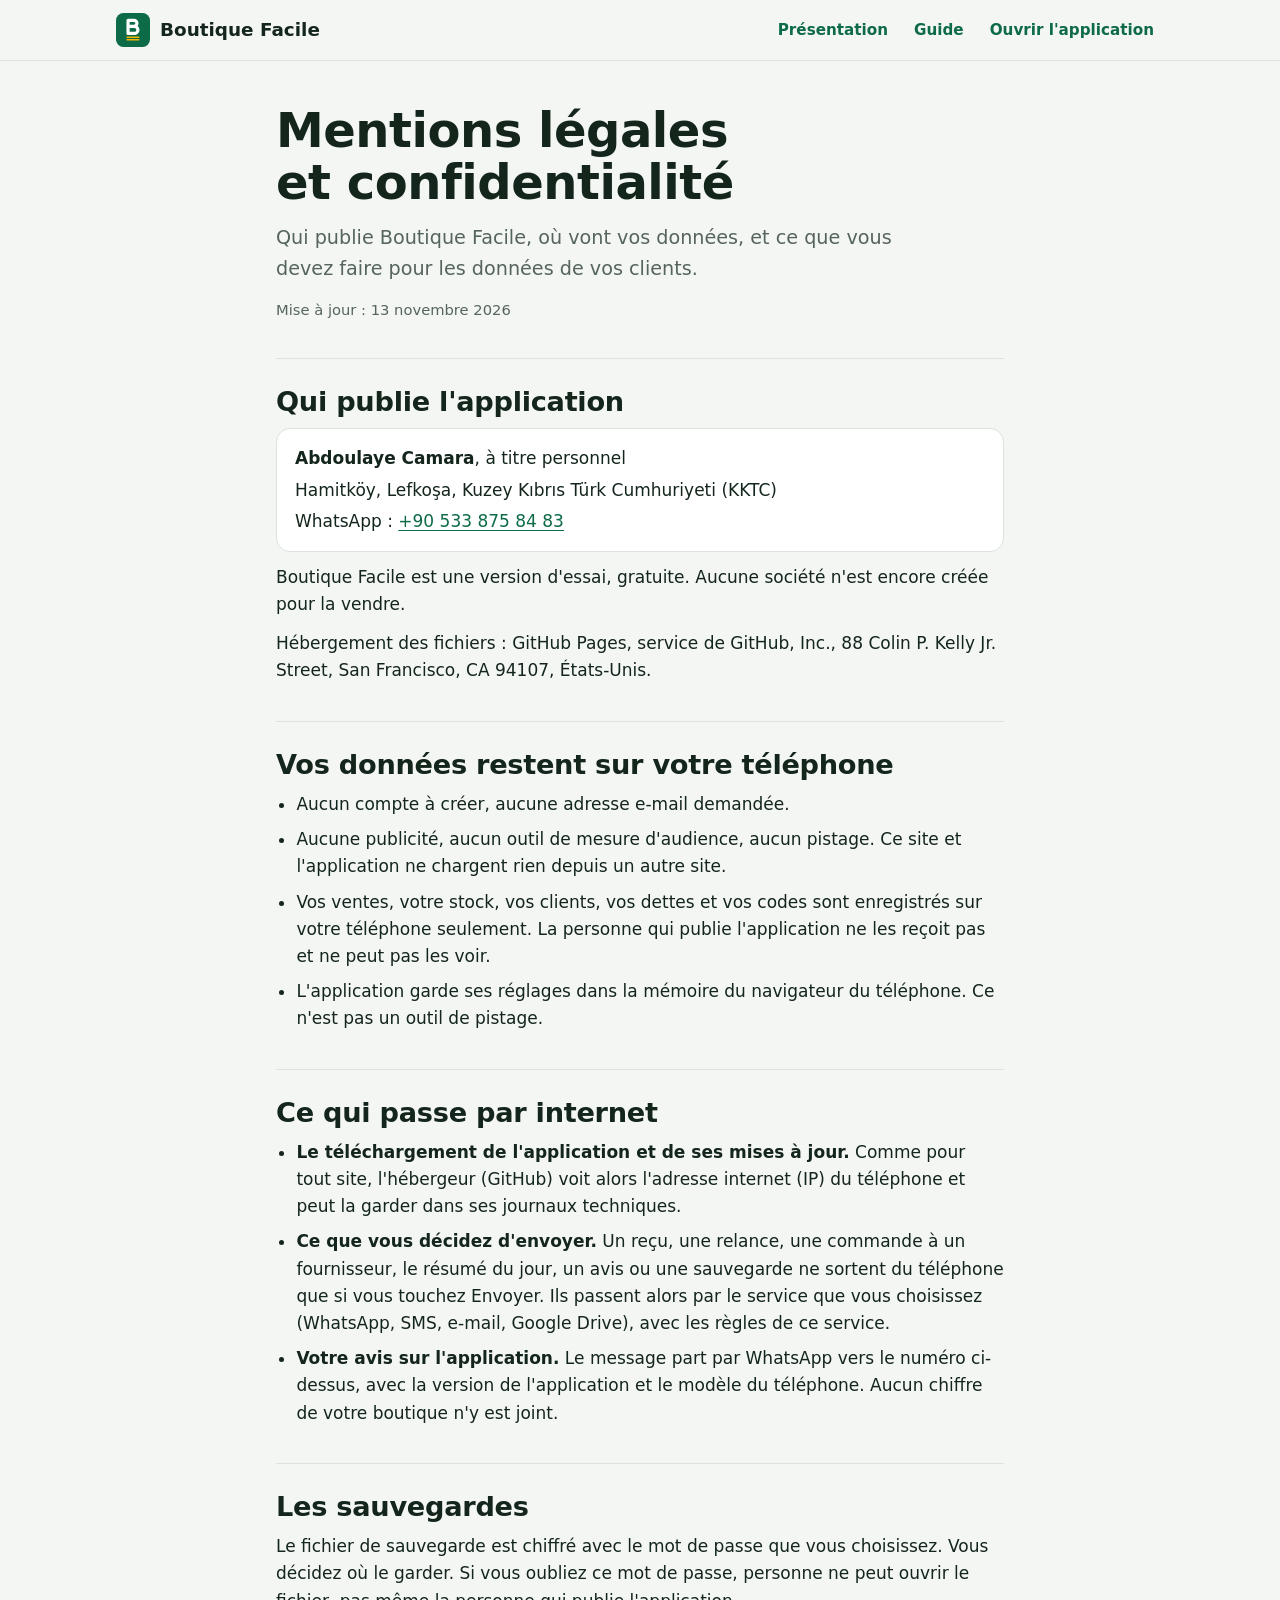
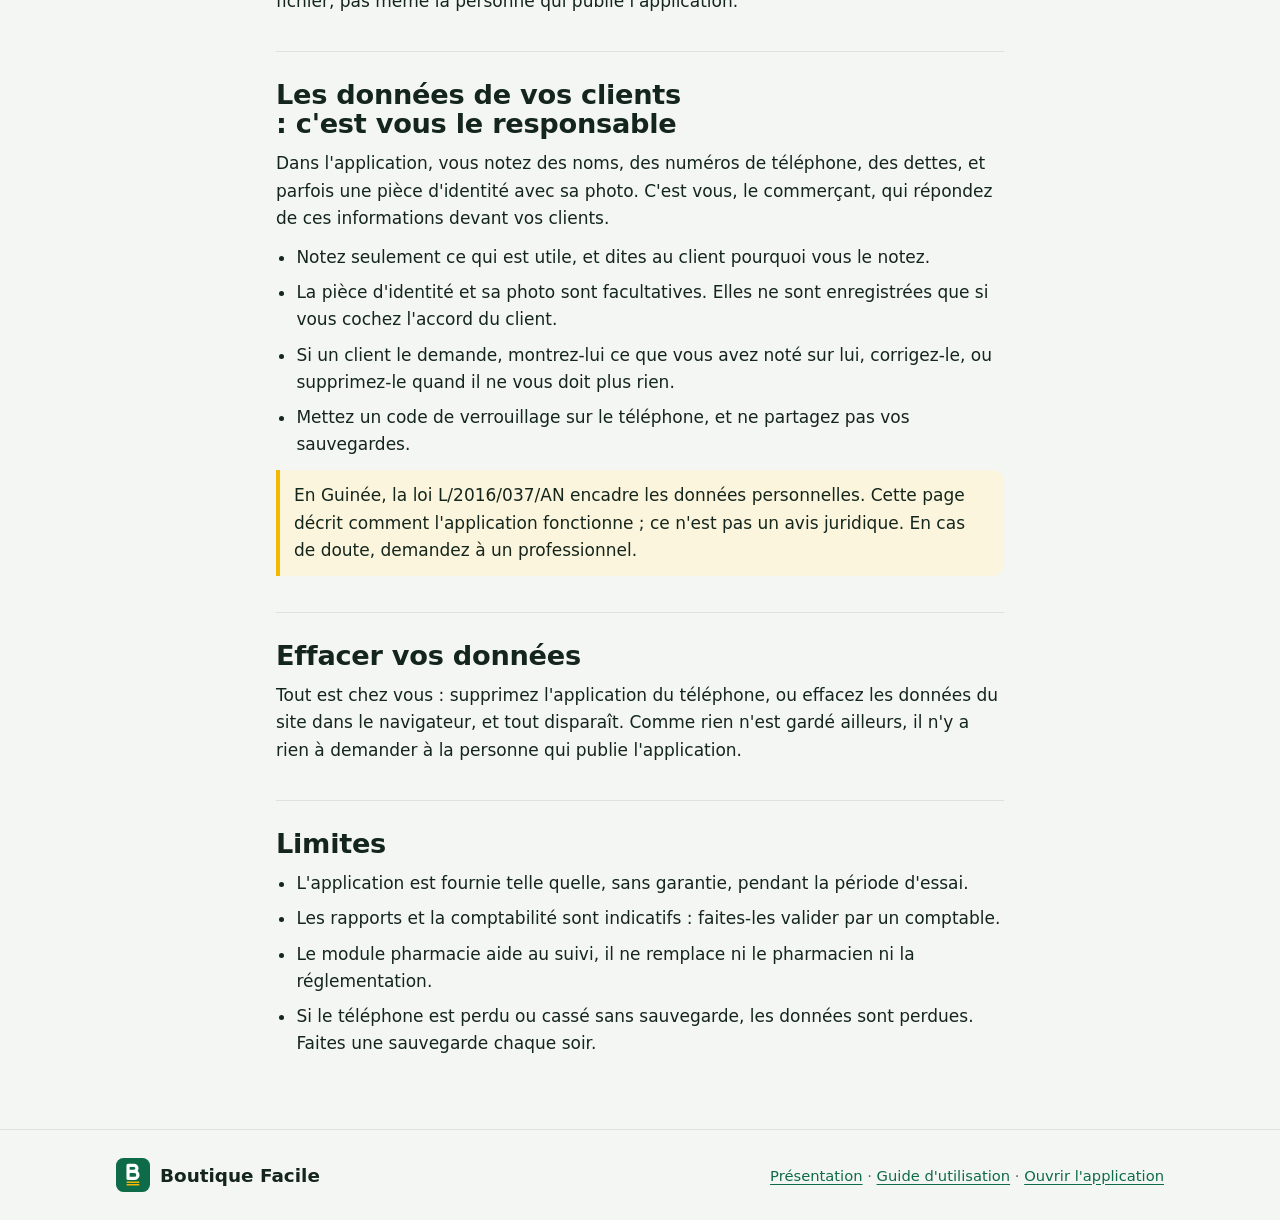
<file: mentions.html>
<!DOCTYPE html>
<html lang="fr"><head><meta charset="utf-8">
<meta name="viewport" content="width=device-width, initial-scale=1, viewport-fit=cover">
<meta name="theme-color" content="#F4F6F3"><link rel="icon" type="image/png" href="icon-192.png">
<title>Mentions légales et confidentialité — Boutique Facile</title>
<meta name="description" content="Qui publie Boutique Facile, où vont vos données, et ce que le commerçant doit faire pour les données de ses clients.">
<style>
/* Pages d'accompagnement (présentation, guide) : mêmes couleurs que l'application.
   Mise en page : colonne de lecture étroite, captures d'écran dans un cadre de téléphone à côté du texte. */
:root{
 --paper:#F4F6F3;--card:#FFFFFF;--ink:#14261C;--mut:#56655B;--line:#DCE3DD;
 --green:#0E6B47;--green-d:#0A5237;--on-green:#FFFFFF;--tint:#E4F1EA;
 --amber:#F5B800;--amber-ink:#4A3800;--amber-l:#FCF5DD;--red:#B3261E;
 --frame:#1B2A21;--shadow:0 18px 40px -18px rgba(20,38,28,.35);
 --f-display:"Archivo","Arial Narrow",system-ui,sans-serif;
 --f-body:"Atkinson Hyperlegible",system-ui,-apple-system,"Segoe UI",Roboto,Arial,sans-serif;
 --f-mono:"IBM Plex Mono",ui-monospace,"SFMono-Regular",Menlo,Consolas,monospace;
}
@media (prefers-color-scheme:dark){:root:not([data-theme="light"]){
 --paper:#0E1611;--card:#15211A;--ink:#E6EEE8;--mut:#9BAEA1;--line:#26362C;
 --green:#45B783;--green-d:#2F9466;--on-green:#06140C;--tint:#163024;
 --amber:#F5B800;--amber-ink:#2A2000;--amber-l:#2C2610;--red:#F2867E;
 --frame:#05090A;--shadow:0 18px 40px -18px rgba(0,0,0,.7);color-scheme:dark}}
:root[data-theme="dark"]{
 --paper:#0E1611;--card:#15211A;--ink:#E6EEE8;--mut:#9BAEA1;--line:#26362C;
 --green:#45B783;--green-d:#2F9466;--on-green:#06140C;--tint:#163024;
 --amber:#F5B800;--amber-ink:#2A2000;--amber-l:#2C2610;--red:#F2867E;
 --frame:#05090A;--shadow:0 18px 40px -18px rgba(0,0,0,.7);color-scheme:dark}

*{box-sizing:border-box}
html{scroll-behavior:smooth;scroll-padding-top:calc(env(safe-area-inset-top,0px) + 72px);-webkit-text-size-adjust:100%}
@media (prefers-reduced-motion:reduce){html{scroll-behavior:auto}*{transition:none!important;animation:none!important}}
body{margin:0;background:var(--paper);color:var(--ink);font:400 1.0625rem/1.6 var(--f-body);-webkit-font-smoothing:antialiased}
img{max-width:100%;height:auto;display:block}
a{color:var(--green);text-underline-offset:3px}
a:focus-visible,button:focus-visible{outline:3px solid var(--amber);outline-offset:3px;border-radius:6px}
h1,h2,h3{font-family:var(--f-display);font-stretch:85%;line-height:1.08;text-wrap:balance;margin:0;letter-spacing:-.01em}
h1{font-size:clamp(2.3rem,7vw,4rem);font-weight:850}
h2{font-size:clamp(1.7rem,4.4vw,2.4rem);font-weight:800}
h3{font-size:1.25rem;font-weight:750;font-stretch:90%}
p{margin:0}
.wrap{max-width:1080px;margin:0 auto;padding-left:max(16px,env(safe-area-inset-left,0px));padding-right:max(16px,env(safe-area-inset-right,0px))}
.eyebrow{font-family:var(--f-display);font-stretch:100%;font-weight:700;font-size:.8rem;letter-spacing:.12em;text-transform:uppercase;color:var(--green)}
.lead{font-size:1.2rem;color:var(--mut);max-width:34em}
.mut{color:var(--mut)}
.small{font-size:.92rem}

/* barre du haut */
body::before{content:"";position:fixed;inset:0 0 auto;height:env(safe-area-inset-top,0px);z-index:10;background:var(--paper)}
.top{position:sticky;top:env(safe-area-inset-top,0px);z-index:9;background:var(--paper);background:color-mix(in srgb,var(--paper) 92%,transparent);backdrop-filter:blur(8px);border-bottom:1px solid var(--line)}
.top .wrap{display:flex;align-items:center;justify-content:space-between;gap:12px;padding-block:10px}
.brand{display:flex;align-items:center;gap:10px;color:var(--ink);text-decoration:none;font-family:var(--f-display);font-weight:800;font-stretch:90%;font-size:1.15rem}
.brand svg{width:34px;height:34px;flex:none}
.brand span{white-space:nowrap}
.top nav{display:flex;gap:6px;align-items:center;flex-wrap:wrap;justify-content:flex-end}
.top nav a{font-weight:700;text-decoration:none;padding:8px 10px;border-radius:999px;font-size:.95rem}
.top nav a:hover{background:var(--tint)}
@media (max-width:560px){.top nav a:not(:last-child){display:none}}

/* boutons */
.btn{display:inline-flex;align-items:center;justify-content:center;gap:8px;min-height:52px;padding:0 22px;border-radius:14px;font:700 1.05rem/1 var(--f-body);text-decoration:none;border:2px solid transparent;transition:transform .15s ease,background .15s ease}
.btn:hover{transform:translateY(-1px)}
.btn.pri{background:var(--green);color:var(--on-green)}
.btn.pri:hover{background:var(--green-d)}
.btn.sec{border-color:var(--line);color:var(--ink);background:var(--card)}
.btns{display:flex;flex-wrap:wrap;gap:12px}

/* cadre de téléphone autour d'une capture */
.phone{width:270px;max-width:100%;border:9px solid var(--frame);border-radius:34px;background:var(--frame);box-shadow:var(--shadow);overflow:hidden;flex:none}
.phone img{border-radius:24px}
.phone.sm{width:230px}

/* reçu imprimé (format réel des reçus de l'application) */
.receipt{font-family:var(--f-mono);font-size:.8rem;line-height:1.5;background:#FFFEF8;color:#1E241F;width:250px;padding:16px 16px 22px;box-shadow:var(--shadow);border-radius:4px 4px 0 0;position:relative;font-variant-numeric:tabular-nums}
.receipt::after{content:"";position:absolute;left:0;right:0;bottom:-10px;height:10px;background:linear-gradient(-45deg,transparent 7px,#FFFEF8 0) 0 0/14px 10px,linear-gradient(45deg,transparent 7px,#FFFEF8 0) 0 0/14px 10px}
.receipt .c{text-align:center}
.receipt hr{border:0;border-top:1px dashed #9AA49C;margin:8px 0}
.receipt .r{display:flex;justify-content:space-between;gap:10px}
.receipt .r span:first-child{min-width:0}
.receipt b{font-weight:500}
.receipt .tt{font-size:.92rem;font-weight:500}
.receipt .chg{background:#FFE9A3;margin:6px -6px 0;padding:2px 6px}

/* pied de page */
.foot{border-top:1px solid var(--line);margin-top:72px}
.foot .wrap{padding-block:28px;display:flex;flex-wrap:wrap;gap:12px 24px;justify-content:space-between;align-items:center}
.url{font-family:var(--f-mono);font-size:.9rem;word-break:break-all;background:var(--card);border:1px solid var(--line);padding:6px 10px;border-radius:8px;user-select:all}

/* mentions : une colonne de lecture, sans image */
.legal .wrap{padding-block:44px 0;display:grid;gap:36px;max-width:760px}
.legal header{display:grid;gap:14px}
.legal h1{font-size:clamp(2rem,6vw,3rem)}
.legal section{display:grid;gap:12px;padding-top:28px;border-top:1px solid var(--line)}
.legal h2{font-size:clamp(1.35rem,3.6vw,1.7rem)}
.legal ul{margin:0;padding-left:1.2em;display:grid;gap:8px}
.legal .who{background:var(--card);border:1px solid var(--line);border-radius:14px;padding:16px 18px;display:grid;gap:4px}
.legal .note{background:var(--amber-l);border-left:4px solid var(--amber);padding:12px 14px;border-radius:0 12px 12px 0}
</style></head>
<body>
<div class="top"><div class="wrap"><a class="brand" href="decouvrir.html"><svg xmlns="http://www.w3.org/2000/svg" viewBox="0 0 256 256" class="lgi" aria-hidden="true" focusable="false"><rect width="256" height="256" rx="56.01" fill="#0E6B47"/><g transform="translate(78.74 43.01) scale(0.52)" fill="none" stroke-linecap="round" stroke-linejoin="round"><path d="M23,213V23H108.1A43.7,43.7 0 0 1 108.1,110.4H23M23,110.4H114.5A51.3,51.3 0 0 1 114.5,213H23" stroke="#FFFFFF" stroke-width="46"/><path d="M9.5,268.5H179.3M9.5,304.5H179.3" stroke="#F5B800" stroke-width="19"/></g></svg><span>Boutique Facile</span></a><nav><a href="decouvrir.html">Présentation</a><a href="guide.html">Guide</a><a href="https://boutiquefacile.app/">Ouvrir l'application</a></nav></div></div>

<main class="legal"><div class="wrap">
 <header>
  <h1>Mentions légales et confidentialité</h1>
  <p class="lead">Qui publie Boutique Facile, où vont vos données, et ce que vous devez faire pour les données de vos clients.</p>
  <p class="mut small">Mise à jour : 13 novembre 2026</p>
 </header>

 <section>
  <h2>Qui publie l'application</h2>
  <div class="who">
   <p><b>Abdoulaye Camara</b>, à titre personnel</p>
   <p>Hamitköy, Lefkoşa, Kuzey Kıbrıs Türk Cumhuriyeti (KKTC)</p>
   <p>WhatsApp : <a href="https://wa.me/905338758483">+90 533 875 84 83</a></p>
  </div>
  <p>Boutique Facile est une version d'essai, gratuite. Aucune société n'est encore créée pour la vendre.</p>
  <p>Hébergement des fichiers : GitHub Pages, service de GitHub, Inc., 88 Colin P. Kelly Jr. Street, San Francisco, CA 94107, États-Unis.</p>
 </section>

 <section>
  <h2>Vos données restent sur votre téléphone</h2>
  <ul>
   <li>Aucun compte à créer, aucune adresse e-mail demandée.</li>
   <li>Aucune publicité, aucun outil de mesure d'audience, aucun pistage. Ce site et l'application ne chargent rien depuis un autre site.</li>
   <li>Vos ventes, votre stock, vos clients, vos dettes et vos codes sont enregistrés sur votre téléphone seulement. La personne qui publie l'application ne les reçoit pas et ne peut pas les voir.</li>
   <li>L'application garde ses réglages dans la mémoire du navigateur du téléphone. Ce n'est pas un outil de pistage.</li>
  </ul>
 </section>

 <section>
  <h2>Ce qui passe par internet</h2>
  <ul>
   <li><b>Le téléchargement de l'application et de ses mises à jour.</b> Comme pour tout site, l'hébergeur (GitHub) voit alors l'adresse internet (IP) du téléphone et peut la garder dans ses journaux techniques.</li>
   <li><b>Ce que vous décidez d'envoyer.</b> Un reçu, une relance, une commande à un fournisseur, le résumé du jour, un avis ou une sauvegarde ne sortent du téléphone que si vous touchez Envoyer. Ils passent alors par le service que vous choisissez (WhatsApp, SMS, e-mail, Google Drive), avec les règles de ce service.</li>
   <li><b>Votre avis sur l'application.</b> Le message part par WhatsApp vers le numéro ci-dessus, avec la version de l'application et le modèle du téléphone. Aucun chiffre de votre boutique n'y est joint.</li>
  </ul>
 </section>

 <section>
  <h2>Les sauvegardes</h2>
  <p>Le fichier de sauvegarde est chiffré avec le mot de passe que vous choisissez. Vous décidez où le garder. Si vous oubliez ce mot de passe, personne ne peut ouvrir le fichier, pas même la personne qui publie l'application.</p>
 </section>

 <section>
  <h2>Les données de vos clients : c'est vous le responsable</h2>
  <p>Dans l'application, vous notez des noms, des numéros de téléphone, des dettes, et parfois une pièce d'identité avec sa photo. C'est vous, le commerçant, qui répondez de ces informations devant vos clients.</p>
  <ul>
   <li>Notez seulement ce qui est utile, et dites au client pourquoi vous le notez.</li>
   <li>La pièce d'identité et sa photo sont facultatives. Elles ne sont enregistrées que si vous cochez l'accord du client.</li>
   <li>Si un client le demande, montrez-lui ce que vous avez noté sur lui, corrigez-le, ou supprimez-le quand il ne vous doit plus rien.</li>
   <li>Mettez un code de verrouillage sur le téléphone, et ne partagez pas vos sauvegardes.</li>
  </ul>
  <p class="note">En Guinée, la loi L/2016/037/AN encadre les données personnelles. Cette page décrit comment l'application fonctionne ; ce n'est pas un avis juridique. En cas de doute, demandez à un professionnel.</p>
 </section>

 <section>
  <h2>Effacer vos données</h2>
  <p>Tout est chez vous : supprimez l'application du téléphone, ou effacez les données du site dans le navigateur, et tout disparaît. Comme rien n'est gardé ailleurs, il n'y a rien à demander à la personne qui publie l'application.</p>
 </section>

 <section>
  <h2>Limites</h2>
  <ul>
   <li>L'application est fournie telle quelle, sans garantie, pendant la période d'essai.</li>
   <li>Les rapports et la comptabilité sont indicatifs : faites-les valider par un comptable.</li>
   <li>Le module pharmacie aide au suivi, il ne remplace ni le pharmacien ni la réglementation.</li>
   <li>Si le téléphone est perdu ou cassé sans sauvegarde, les données sont perdues. Faites une sauvegarde chaque soir.</li>
  </ul>
 </section>
</div></main>

<footer class="foot"><div class="wrap"><a class="brand" href="decouvrir.html"><svg xmlns="http://www.w3.org/2000/svg" viewBox="0 0 256 256" class="lgi" aria-hidden="true" focusable="false"><rect width="256" height="256" rx="56.01" fill="#0E6B47"/><g transform="translate(78.74 43.01) scale(0.52)" fill="none" stroke-linecap="round" stroke-linejoin="round"><path d="M23,213V23H108.1A43.7,43.7 0 0 1 108.1,110.4H23M23,110.4H114.5A51.3,51.3 0 0 1 114.5,213H23" stroke="#FFFFFF" stroke-width="46"/><path d="M9.5,268.5H179.3M9.5,304.5H179.3" stroke="#F5B800" stroke-width="19"/></g></svg><span>Boutique Facile</span></a><span class="mut small"><a href="decouvrir.html">Présentation</a> · <a href="guide.html">Guide d'utilisation</a> · <a href="https://boutiquefacile.app/">Ouvrir l'application</a></span></div></footer>
</body></html>
</file>
